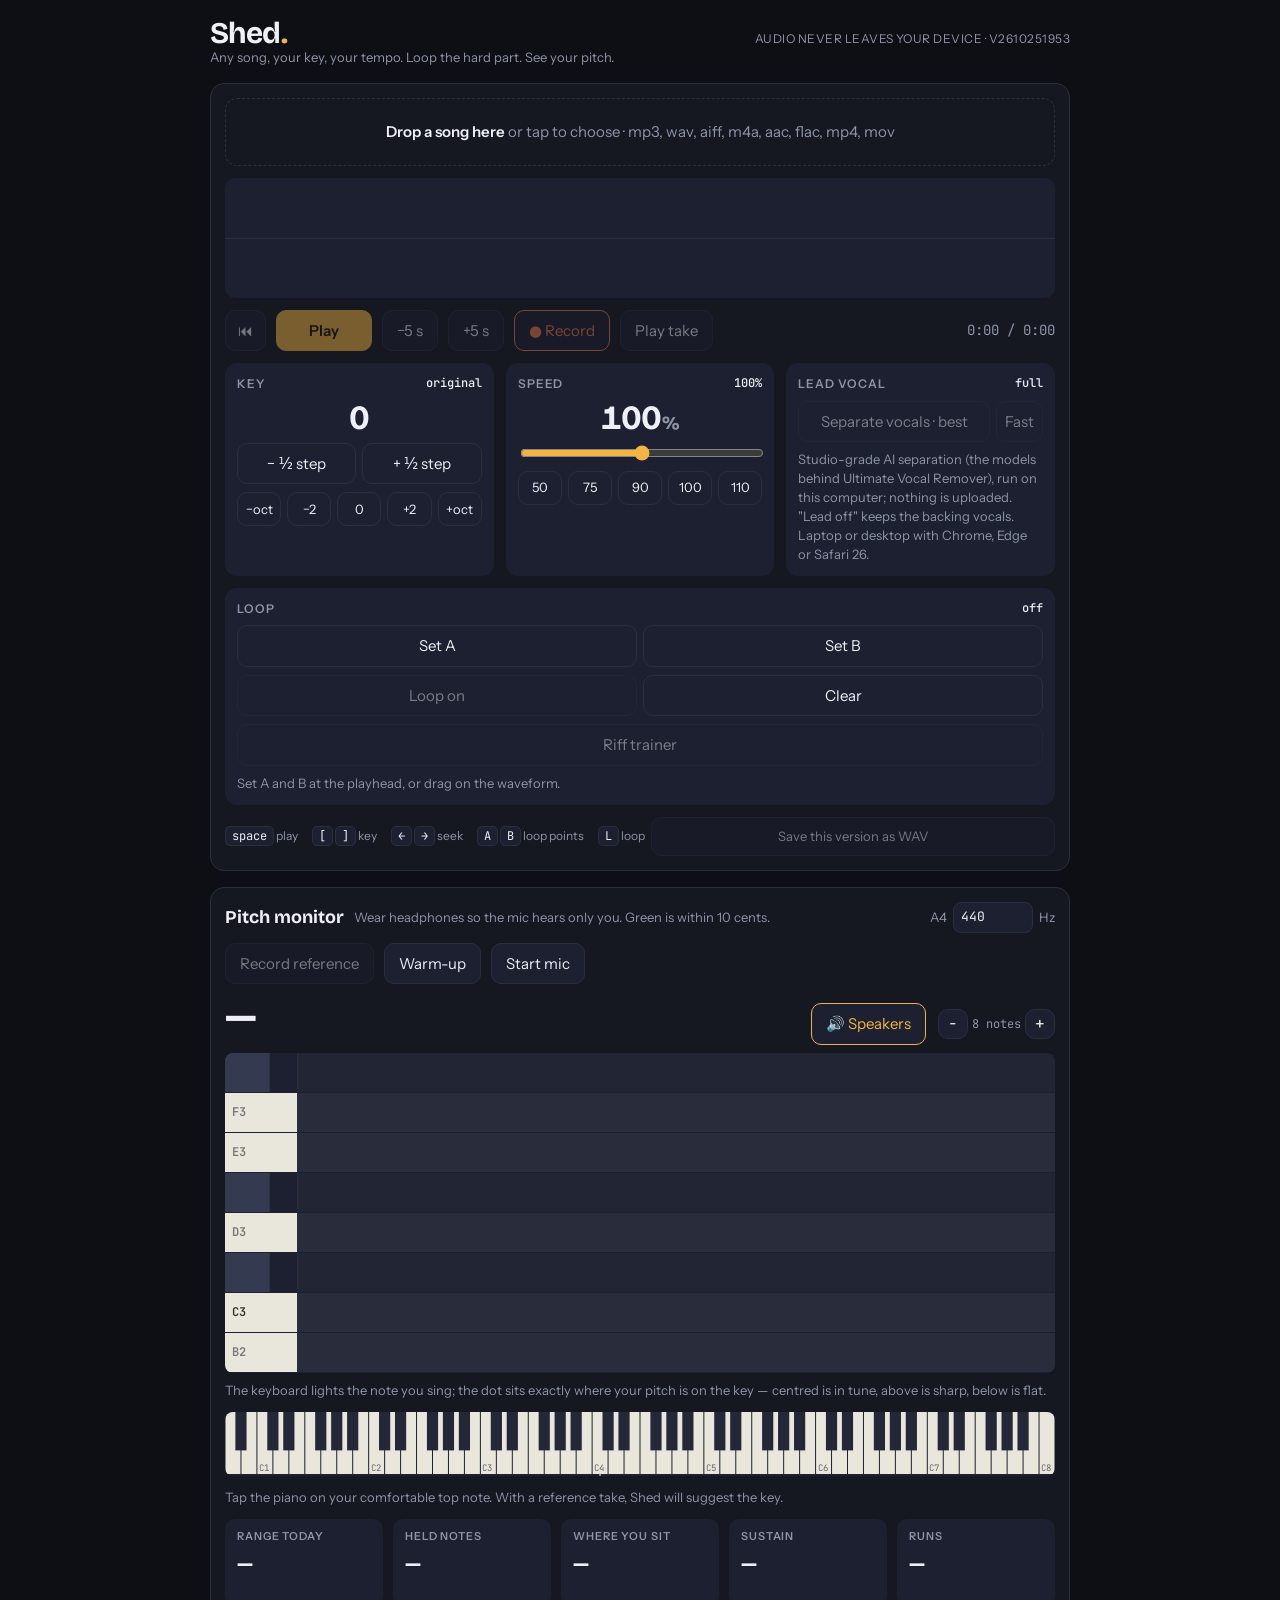
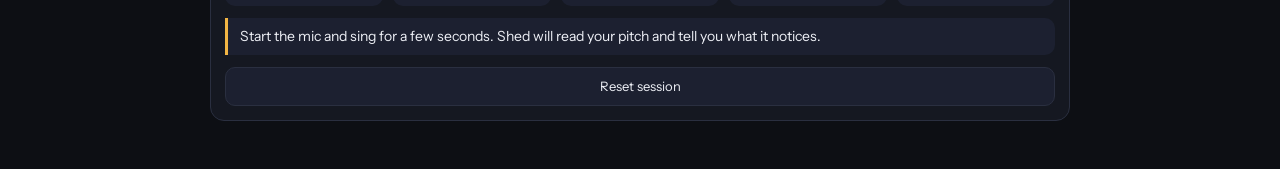
<file: index.html>
<!doctype html>
<html lang="en">
<head>
<title>Shed</title>
<meta charset="utf-8">
<meta name="viewport" content="width=device-width, initial-scale=1, viewport-fit=cover">
<meta name="apple-mobile-web-app-capable" content="yes">
<meta name="theme-color" content="#0d0f14">
<meta name="apple-mobile-web-app-status-bar-style" content="black-translucent">
<meta name="apple-mobile-web-app-title" content="Shed">
<link rel="manifest" href="manifest.webmanifest">
<link rel="apple-touch-icon" href="icons/apple-touch-icon.png">
<link rel="icon" type="image/png" sizes="192x192" href="icons/icon-192.png">
<link rel="stylesheet" href="https://fonts.googleapis.com/css2?family=Bricolage+Grotesque:opsz,wght@12..96,500;12..96,700&family=Instrument+Sans:wght@400;500;600&family=JetBrains+Mono:wght@500&display=swap">
<style>
/* Layout: one column, a tool not a brochure. Waveform is the hero; controls under it in three groups (Key / Speed / Loop); pitch monitor as a second panel. Single dark theme by choice: a practice-room look. */
:root{
  --bg:#0d0f14; --panel:#151821; --panel2:#1c2030; --line:#2a2f40;
  --fg:#eef0f6; --muted:#8e94a8; --accent:#f2b544; --accent-ink:#1a1200;
  --good:#5fd38d; --warn:#f27a44; --loop:rgba(242,181,68,.16);
  --display:"Bricolage Grotesque","Instrument Sans",system-ui,sans-serif;
  --body:"Instrument Sans",system-ui,-apple-system,sans-serif;
  --mono:"JetBrains Mono",ui-monospace,Menlo,monospace;
  color-scheme:dark;
}
[hidden]{display:none!important}
html,body{height:100%}
body{margin:0;background:var(--bg);color:var(--fg);font-family:var(--body);font-size:15px;line-height:1.45;-webkit-font-smoothing:antialiased}
.wrap{max-width:860px;margin:0 auto;padding-block:18px 48px;padding-inline:16px;display:flex;flex-direction:column;gap:16px}
header{display:flex;align-items:baseline;justify-content:space-between;gap:12px;flex-wrap:wrap}
.brand{font-family:var(--display);font-weight:700;font-size:30px;letter-spacing:-.02em;line-height:1}
.brand span{color:var(--accent)}
.tag{color:var(--muted);font-size:13px}
.privacy{font-size:12px;color:var(--muted);letter-spacing:.04em;text-transform:uppercase}
.panel{background:var(--panel);border:1px solid var(--line);border-radius:14px;padding:14px;display:flex;flex-direction:column;gap:12px;min-width:0}
.drop{border:1.5px dashed var(--line);border-radius:12px;padding:22px 16px;text-align:center;color:var(--muted);cursor:pointer;transition:border-color .15s,background .15s}
.drop:hover,.drop.over{border-color:var(--accent);background:var(--panel2);color:var(--fg)}
.drop strong{color:var(--fg);font-weight:600}
.drop input{display:none}
.songrow{display:flex;align-items:center;gap:10px;flex-wrap:wrap;min-width:0}
.songname{font-weight:600;min-width:0;overflow:hidden;text-overflow:ellipsis;white-space:nowrap;flex:1}
.pill{font-size:12px;padding:3px 9px;border-radius:999px;background:var(--panel2);color:var(--muted);border:1px solid var(--line);white-space:nowrap}
.pill.busy{color:var(--accent);border-color:var(--accent)}
canvas.wave{width:100%;height:120px;display:block;border-radius:10px;background:var(--panel2);cursor:crosshair;touch-action:none}
.transport{display:flex;align-items:center;gap:10px;flex-wrap:wrap}
button{font:inherit;color:var(--fg);background:var(--panel2);border:1px solid var(--line);border-radius:10px;padding:9px 14px;cursor:pointer;min-height:40px}
button:hover{border-color:var(--muted)}
button:focus-visible{outline:2px solid var(--accent);outline-offset:2px}
button:disabled{opacity:.45;cursor:default}
button.primary{background:var(--accent);color:var(--accent-ink);border-color:var(--accent);font-weight:600;min-width:96px}
button.on{border-color:var(--accent);color:var(--accent)}
.time{font-family:var(--mono);font-variant-numeric:tabular-nums;color:var(--muted);margin-left:auto;font-size:14px}
.controls{display:grid;grid-template-columns:repeat(3,1fr);gap:12px}
@media (max-width:640px){.controls{grid-template-columns:1fr}}
.ctl{background:var(--panel2);border-radius:12px;padding:12px;display:flex;flex-direction:column;gap:8px;min-width:0}
.ctl h3{margin:0;font-size:12px;letter-spacing:.08em;text-transform:uppercase;color:var(--muted);font-weight:600;display:flex;justify-content:space-between}
.ctl h3 b{font-family:var(--mono);color:var(--fg);font-weight:500;letter-spacing:0;text-transform:none}
.row{display:flex;gap:6px;align-items:center;flex-wrap:wrap}
.row button{flex:1;padding-inline:8px}
.big{font-family:var(--display);font-size:34px;font-weight:700;text-align:center;line-height:1;font-variant-numeric:tabular-nums;letter-spacing:-.02em}
input[type=range]{width:100%;accent-color:var(--accent)}
.presets button{font-size:13px;min-height:34px;padding:5px 6px}
.mon{display:flex;flex-direction:column;gap:8px}
@media (max-width:640px){.keys{display:none}}
.monbar{display:flex;align-items:baseline;gap:12px;flex-wrap:wrap;min-height:44px}
.monbar .spacer{flex:1}
.note{font-family:var(--display);font-size:40px;font-weight:700;line-height:1;letter-spacing:-.03em;min-width:72px}
.note small{font-size:16px;color:var(--muted);font-weight:500}
.hz{color:var(--muted);font-family:var(--mono);font-size:13px}
.zoom{display:flex;align-items:center;gap:4px;font-size:12px;color:var(--muted);font-family:var(--mono)}
.zoom button{min-height:30px;min-width:30px;padding:0 8px;font-size:16px;line-height:1}
canvas.trace{width:100%;height:320px;display:block;border-radius:8px;background:var(--panel2);touch-action:none}
canvas.piano{width:100%;height:64px;display:block;border-radius:8px;background:var(--panel2)}
.session{display:grid;gap:10px}
.stat{background:var(--panel2);border-radius:10px;padding:10px 12px;display:flex;flex-direction:column;gap:4px;min-width:0}
.stat .k{font-size:11px;letter-spacing:.08em;text-transform:uppercase;color:var(--muted);font-weight:600}
.stat b{font-family:var(--display);font-size:20px;font-weight:700;letter-spacing:-.01em;white-space:nowrap;overflow:hidden;text-overflow:ellipsis}
.stat small{font-family:var(--mono);font-size:11px;color:var(--muted);min-height:14px}
.recent{display:flex;gap:6px;flex-wrap:wrap;align-items:center}
.recent .lbl{font-size:11px;letter-spacing:.08em;text-transform:uppercase;color:var(--muted);font-weight:600;margin-right:4px}
.recent button{min-height:30px;padding:4px 10px;font-size:13px;max-width:220px;overflow:hidden;text-overflow:ellipsis;white-space:nowrap}
button.rec{color:var(--warn);border-color:var(--warn)}
button.rec.live{background:var(--warn);color:#fff;animation:pulse 1s infinite}
@keyframes pulse{50%{opacity:.6}}
.session{grid-template-columns:repeat(auto-fit,minmax(140px,1fr))}
.warmpanel{display:flex;flex-direction:column;gap:10px;background:var(--panel2);border-radius:10px;padding:12px}
.warmctl{display:flex;gap:8px;flex-wrap:wrap;align-items:center}
.warmctl button{min-height:34px;font-size:13px;padding:5px 10px}
.warmctl select{font:inherit;font-size:13px;background:var(--panel);color:var(--fg);border:1px solid var(--line);border-radius:8px;padding:5px 7px;max-width:100%}
.warmctl label.inline input{width:58px}
.score{background:var(--panel2);border-radius:12px;padding:12px 14px;display:flex;flex-direction:column;gap:10px}
.scoreTop{display:flex;align-items:center;gap:14px}
.scoreTop b{font-family:var(--display);font-size:44px;line-height:1;letter-spacing:-.03em;min-width:72px}
.scoreTxt{flex:1;min-width:0}.scoreTxt div{font-weight:600;font-size:16px}.scoreTxt small{color:var(--muted);font-size:13px}
.scoreTop button{min-height:30px;min-width:30px;padding:0 8px}
.spots{display:flex;flex-wrap:wrap;gap:6px}
.spots button{min-height:32px;padding:4px 10px;font-size:13px;display:flex;gap:8px;align-items:center}
.spots button .pct{color:var(--warn);font-family:var(--mono);font-size:12px}
.coach{border-left:3px solid var(--accent);padding:8px 12px;color:var(--fg);font-size:14px;line-height:1.5;background:var(--panel2);border-radius:0 10px 10px 0}
.coach p{margin:0}.coach p+p{margin-top:6px}
.coach .why{color:var(--muted)}
.monhead{display:flex;align-items:center;gap:10px;flex-wrap:wrap}
.monhead h2{margin:0;font-family:var(--display);font-size:18px;font-weight:700}
.monhead .spacer{flex:1}
label.inline{display:flex;align-items:center;gap:6px;color:var(--muted);font-size:13px}
label.inline input{width:64px;font:inherit;font-family:var(--mono);background:var(--panel2);color:var(--fg);border:1px solid var(--line);border-radius:8px;padding:5px 7px}
.hint{color:var(--muted);font-size:13px}
.keys{display:flex;gap:14px;flex-wrap:wrap;color:var(--muted);font-size:12px}
kbd{font-family:var(--mono);background:var(--panel2);border:1px solid var(--line);border-radius:5px;padding:1px 6px;color:var(--fg)}
.updatebar{position:fixed;left:50%;top:calc(10px + env(safe-area-inset-top,0px));transform:translateX(-50%);background:var(--accent);color:var(--accent-ink);padding:8px 12px;border-radius:10px;font-size:14px;font-weight:600;z-index:30;display:flex;gap:10px;align-items:center;box-shadow:0 6px 24px rgba(0,0,0,.4)}
.updatebar button{min-height:30px;padding:4px 10px;background:var(--accent-ink);color:var(--accent);border:none;font-size:13px}
.toast{position:fixed;left:50%;bottom:calc(16px + env(safe-area-inset-bottom,0px));transform:translateX(-50%);background:var(--panel2);border:1px solid var(--line);padding:10px 14px;border-radius:10px;font-size:14px;max-width:90vw;opacity:0;pointer-events:none;transition:opacity .2s}
.toast.show{opacity:1}
.phone-only{display:none}
.controls{grid-template-columns:repeat(3,1fr)}
.ctl.loop{grid-column:1 / -1}
@media (max-width:700px){
  .wrap{padding-block:10px 24px;gap:10px}
  header{gap:4px;align-items:center}.brand{font-size:24px}.tag{display:none}.privacy{font-size:10px}
  .panel{padding:12px;gap:10px;border-radius:12px}
  .phone-only{display:inline-flex;align-items:center;justify-content:center}
  .song:not(.expanded) .x-more{display:none!important}
  .song:not(.expanded) .drop:not(.empty){display:none}
  .song:not(.expanded) .recent{display:none}
  canvas.wave{height:88px}
  .transport{gap:8px}.transport button{padding:8px 12px;min-height:38px}
  .transport .time{margin-left:auto}
  .controls{grid-template-columns:1fr 1fr;gap:8px}
  .ctl{padding:10px;gap:6px}.ctl.loop,.ctl.vocal{grid-column:1 / -1}
  .big{font-size:26px}
  .ctl h3 b{font-size:11px}
  .ctl .row button{min-height:36px;padding:6px 6px;font-size:13px}
  .presets{flex-wrap:nowrap;gap:4px}.presets button{min-height:28px;font-size:11px;padding:2px 0;flex:1;min-width:0}
  .keys{display:none}
  #export{width:100%}
  .monhead h2{font-size:16px}.monhead .hint{display:none}
  .monhead button{min-height:36px;padding:6px 10px;font-size:13px}
  .note{font-size:32px}.note small{font-size:14px}
  .hz{font-size:11px}
  canvas.trace{height:min(300px,42vh)}
  #laneHint{display:none}
  canvas.piano{height:40px}
  #keyfind{font-size:12px}
  .session{grid-template-columns:1fr 1fr;gap:8px;align-items:start}
  .stat{padding:8px 10px;gap:2px}.stat .k{font-size:10px;white-space:nowrap;overflow:hidden;text-overflow:ellipsis}.stat b{font-size:16px}.stat small{font-size:10px;white-space:nowrap;overflow:hidden;text-overflow:ellipsis}
  .coach{font-size:13px}
  .warmctl label.inline{font-size:12px}
}
@media (prefers-reduced-motion:reduce){*{transition:none!important}}
</style>
</head>
<body>

<div class="wrap">
  <header>
    <div><div class="brand">Shed<span>.</span></div><div class="tag">Any song, your key, your tempo. Loop the hard part. See your pitch.</div></div>
    <div class="privacy">Audio never leaves your device · <span id="buildTag"></span></div>
  </header>

  <section class="panel song" id="songPanel">
    <label class="drop" id="drop"><strong>Drop a song here</strong> or tap to choose · mp3, wav, aiff, m4a, aac, flac, mp4, mov<input type="file" id="file" accept="audio/*,video/*,.m4a,.mp3,.wav,.aac,.flac,.ogg,.opus,.aif,.aiff,.caf,.mp4,.mov,.webm,.m4v"></label>
    <div class="recent" id="recent" hidden></div>
    <div class="songrow" id="songrow" hidden>
      <div class="songname" id="songname"></div>
      <span class="pill" id="status">Ready</span>
      <button id="change" style="min-height:32px;padding:4px 10px;font-size:13px">Change song</button>
      <button id="moreBtn" class="phone-only" style="min-height:32px;padding:4px 10px;font-size:13px">More ▾</button>
    </div>
    <canvas class="wave x-more" id="wave" height="120"></canvas>
    <div class="transport">
      <button id="toStart" disabled title="Back to the start (Return)" style="flex:0 0 auto;padding-inline:12px">⏮</button>
      <button class="primary" id="play" disabled title="Play / pause (Space)">Play</button>
      <button id="back" class="x-more" disabled title="Back 5 s">−5 s</button>
      <button id="fwd" class="x-more" disabled title="Forward 5 s">+5 s</button>
      <button id="rec" class="rec" disabled title="Record yourself over the song">● Record</button>
      <button id="playTake" class="x-more" disabled title="Hear your last take with the song">Play take</button>
      <button id="loop2" class="phone-only" disabled title="Loop on/off">Loop</button>
      <div class="time"><span id="tcur">0:00</span> / <span id="tdur">0:00</span></div>
    </div>
    <div class="controls">
      <div class="ctl">
        <h3>Key <b id="keylbl">original</b></h3>
        <div class="big" id="keybig">0</div>
        <div class="row"><button id="kdown">− ½ step</button><button id="kup">+ ½ step</button></div>
        <div class="row presets x-more"><button data-k="-12">−oct</button><button data-k="-2">−2</button><button data-k="0">0</button><button data-k="2">+2</button><button data-k="12">+oct</button></div>
      </div>
      <div class="ctl">
        <h3>Speed <b id="spdlbl">100%</b></h3>
        <div class="big" id="spdbig">100<span style="font-size:18px;color:var(--muted)">%</span></div>
        <input type="range" id="speed" min="50" max="150" value="100" step="1" aria-label="Speed percent">
        <div class="row presets x-more"><button data-s="50">50</button><button data-s="75">75</button><button data-s="90">90</button><button data-s="100">100</button><button data-s="110">110</button></div>
      </div>
      <div class="ctl vocal x-more">
        <h3>Lead vocal <b id="voclbl">full</b></h3>
        <div class="row" id="sepRow"><button id="sepBtn" disabled title="Two models, 50% overlap, denoise pass: the cleanest result">Separate vocals · best</button><button id="sepFast" disabled title="One model, single pass: about 4× faster, a few more artifacts" style="flex:0 0 auto">Fast</button></div>
        <div class="row" id="vocalModes" hidden><button data-v="0" class="on">Full mix</button><button data-v="4" title="The band alone: every voice removed">Vocals off</button><button data-v="2" title="Lead singer removed, backing vocals kept">Lead off</button><button data-v="1" title="Lead singer 12 dB quieter, as a guide">Lead −12 dB</button><button data-v="3" title="The singer alone">Lead only</button></div>
        <div class="hint" id="stemHint">Studio-grade AI separation (the models behind Ultimate Vocal Remover), run on this computer; nothing is uploaded. "Lead off" keeps the backing vocals. Laptop or desktop with Chrome, Edge or Safari 26.</div>
      </div>
      <div class="ctl loop x-more">
        <h3>Loop <b id="looplbl">off</b></h3>
        <div class="row"><button id="setA">Set A</button><button id="setB">Set B</button></div>
        <div class="row"><button id="loopToggle" disabled>Loop on</button><button id="loopClear">Clear</button></div>
        <div class="row"><button id="trainer" disabled title="Loop speeds up 5% every time you sing it in tune">Riff trainer</button></div>
        <div class="hint" id="trainerInfo">Set A and B at the playhead, or drag on the waveform.</div>
      </div>
    </div>
    <div class="row x-more" style="justify-content:space-between">
      <div class="keys"><span><kbd>space</kbd> play</span><span><kbd>[</kbd> <kbd>]</kbd> key</span><span><kbd>←</kbd> <kbd>→</kbd> seek</span><span><kbd>A</kbd> <kbd>B</kbd> loop points</span><span><kbd>L</kbd> loop</span></div>
      <button id="export" disabled style="min-height:34px;font-size:13px">Save this version as WAV</button>
    </div>
  </section>

  <section class="panel voice" id="voicePanel">
    <div class="monhead">
      <h2>Pitch monitor</h2>
      <span class="hint">Wear headphones so the mic hears only you. Green is within 10 cents.</span>
      <span class="spacer"></span>
      <label class="inline">A4 <input type="number" id="a4" value="440" min="415" max="466" step="1"> Hz</label>
      <button id="refBtn" disabled title="Sing the melody once while the song plays; Shed keeps it as a ghost line">Record reference</button>
      <button id="warm" title="Five-tone scales that follow your range">Warm-up</button>
      <button id="mic">Start mic</button>
    </div>
    <div class="warmpanel" id="warmPanel" hidden>
      <div class="warmhead"><b id="warmTitle">Warm-up</b> <span class="hint" id="warmInfo">Listen to the piano, then sing it back on the click. Each clean pass moves up a half step.</span></div>
      <div class="warmctl">
        <label class="inline">Exercise <select id="wuPattern">
          <optgroup label="Foundations">
            <option value="five">Five-tone 1·2·3·4·5·4·3·2·1</option>
            <option value="arp">Arpeggio 1·3·5·8·5·3·1</option>
            <option value="nine">Ninth 1·3·5·8·10·8·5·3·1</option>
            <option value="sustain">Sustain · one note, four beats</option>
            <option value="oct">Octave slide 1·8·1</option>
          </optgroup>
          <optgroup label="Pentatonic &amp; riffs">
            <option value="pmaj">Major pentatonic, octave up and down</option>
            <option value="pmin">Minor pentatonic, octave up and down</option>
            <option value="pmin15">Minor pentatonic, octave and a half</option>
            <option value="gospel">Gospel turn 8·♭7·5·4·♭3·1</option>
            <option value="rnbrun">R&amp;B descending run from the 9th</option>
            <option value="seq3">Pentatonic sequence in threes</option>
            <option value="blues">Blues scale with the ♭5</option>
            <option value="dorian">Dorian run 1·2·♭3·5·6·8</option>
          </optgroup>
        </select></label>
        <label class="inline">Notes per beat <select id="wuDiv"><option value="1">1</option><option value="2">2</option><option value="3">3 (triplets)</option><option value="4">4</option></select></label>
        <label class="inline">Tempo <input type="number" id="wuBpm" value="100" min="50" max="200" step="2"> bpm</label>
        <label class="inline">Direction <select id="wuDir"><option value="1">up</option><option value="-1">down</option></select></label>
        <button id="wuClick" class="on" title="Metronome click while you sing">Click on</button>
        <button id="wuChord" class="on" title="Hear the tonic chord before each pass">Chord cue on</button>
        <button id="wuGuide" title="Piano plays softly under your voice">Piano under voice off</button>
        <button id="warmStop">Stop</button>
      </div>
    </div>
    <div class="mon">
      <div class="monbar">
        <div class="note" id="note">—</div><div class="hz" id="hz"></div>
        <span class="spacer"></span>
        <span class="hint" id="pitchEngine"></span>
        <button id="outMode" title="Tell Shed how you listen. With headphones the mic hears only you; with speakers Shed filters the song out of the mic.">🎧 Headphones</button>
        <div class="zoom"><button id="zOut" title="Show more notes">−</button><span id="zLbl">12 notes</span><button id="zIn" title="Bigger keys">+</button></div>
      </div>
      <canvas class="trace" id="trace" height="320"></canvas>
      <div class="score" id="scoreCard" hidden>
        <div class="scoreTop"><b id="scoreNum">—</b><div class="scoreTxt"><div id="scoreWord"></div><small id="scoreSub"></small></div><button id="scoreHide" title="Hide">✕</button></div>
        <div class="spots" id="scoreSpots"></div>
      </div>
      <div class="hint" id="laneHint">The keyboard lights the note you sing; the dot sits exactly where your pitch is on the key — centred is in tune, above is sharp, below is flat.</div>
    </div>
    <canvas class="piano" id="piano" height="64" aria-label="88-key piano showing the note you are singing; tap a key to mark your comfortable top note"></canvas>
    <div class="hint" id="keyfind">Tap the piano on your comfortable top note. With a reference take, Shed will suggest the key.</div>
    <div class="session">
      <div class="stat"><span class="k">Range today</span><b id="stRange">—</b><small id="stRangeSub"></small></div>
      <div class="stat"><span class="k">Held notes</span><b id="stTune">—</b><small id="stTuneSub"></small></div>
      <div class="stat"><span class="k">Where you sit</span><b id="stBias">—</b><small id="stBiasSub"></small></div>
      <div class="stat"><span class="k">Sustain</span><b id="stSteady">—</b><small id="stSteadySub"></small></div>
      <div class="stat"><span class="k">Runs</span><b id="stRuns">—</b><small id="stRunsSub"></small></div>
      <div class="stat" id="stMatchBox" hidden><span class="k">With the reference</span><b id="stMatch">—</b><small id="stMatchSub"></small></div>
    </div>
    <div class="coach" id="coach">Start the mic and sing for a few seconds. Shed will read your pitch and tell you what it notices.</div>
    <div class="row" style="justify-content:flex-end"><button id="resetSession" style="min-height:34px;font-size:13px">Reset session</button></div>
  </section>
</div>
<div class="toast" id="toast"></div>

<script id="dspsrc" type="text/plain">// Shed DSP — phase vocoder time-stretch + resampling pitch shift.
// Pure JS, no dependencies. Runs inside a Web Worker (see index.html) or Node for tests.

function makeFFT(n) {
  const levels = Math.log2(n) | 0;
  if (1 << levels !== n) throw new Error('FFT size must be a power of 2');
  const cosT = new Float32Array(n / 2), sinT = new Float32Array(n / 2);
  for (let i = 0; i < n / 2; i++) { cosT[i] = Math.cos(2 * Math.PI * i / n); sinT[i] = Math.sin(2 * Math.PI * i / n); }
  const rev = new Uint32Array(n);
  for (let i = 0; i < n; i++) { let r = 0, x = i; for (let j = 0; j < levels; j++) { r = (r << 1) | (x & 1); x >>= 1; } rev[i] = r; }
  // In-place complex FFT. inverse=true computes unnormalised inverse.
  return function fft(re, im, inverse) {
    for (let i = 0; i < n; i++) { const j = rev[i]; if (j > i) { let t = re[i]; re[i] = re[j]; re[j] = t; t = im[i]; im[i] = im[j]; im[j] = t; } }
    for (let size = 2; size <= n; size <<= 1) {
      const half = size >> 1, step = n / size;
      for (let i = 0; i < n; i += size) {
        for (let j = i, k = 0; j < i + half; j++, k += step) {
          const c = cosT[k], s = inverse ? sinT[k] : -sinT[k];
          const l = j + half;
          const tre = re[l] * c - im[l] * s, tim = re[l] * s + im[l] * c;
          re[l] = re[j] - tre; im[l] = im[j] - tim; re[j] += tre; im[j] += tim;
        }
      }
    }
  };
}

// Time-stretch one channel by `stretch` (output length ≈ input length * stretch).
// Phase vocoder with identity phase locking around spectral peaks (keeps transients/harmonics clean).
function timeStretch(input, stretch, opts = {}) {
  const N = opts.frameSize || 2048;
  const Hs = opts.hop || N / 4;
  const Ha = Hs / stretch;
  const fft = makeFFT(N);
  const win = new Float32Array(N);
  for (let i = 0; i < N; i++) win[i] = 0.5 - 0.5 * Math.cos(2 * Math.PI * i / N);
  const inLen = input.length;
  const outLen = Math.ceil(inLen * stretch) + N;
  const out = new Float32Array(outLen);
  const norm = new Float32Array(outLen);
  const re = new Float32Array(N), im = new Float32Array(N);
  const half = N / 2;
  const lastPhase = new Float32Array(half + 1), sumPhase = new Float32Array(half + 1);
  const mag = new Float32Array(half + 1), phase = new Float32Array(half + 1);
  const expect = 2 * Math.PI * Ha / N; // expected phase advance per bin index
  const twoPi = 2 * Math.PI;
  let frame = 0;
  const onProgress = opts.onProgress;
  const totalFrames = Math.ceil(inLen / Ha);
  for (let pos = 0; pos < inLen; pos += Ha, frame++) {
    const start = Math.round(pos);
    for (let i = 0; i < N; i++) { const s = start + i; re[i] = s < inLen ? input[s] * win[i] : 0; im[i] = 0; }
    fft(re, im, false);
    for (let k = 0; k <= half; k++) {
      mag[k] = Math.hypot(re[k], im[k]);
      phase[k] = Math.atan2(im[k], re[k]);
    }
    if (frame === 0) {
      for (let k = 0; k <= half; k++) { lastPhase[k] = phase[k]; sumPhase[k] = phase[k]; }
    } else {
      // Find peaks, compute true frequency for each peak, lock neighbouring bins to the peak.
      let k = 1;
      while (k < half) {
        if (mag[k] > mag[k - 1] && mag[k] >= mag[k + 1] && mag[k] > 1e-6) {
          // region of influence: from previous valley to next valley
          let lo = k, hi = k;
          while (lo > 0 && mag[lo - 1] < mag[lo]) lo--;
          while (hi < half && mag[hi + 1] < mag[hi]) hi++;
          let d = phase[k] - lastPhase[k] - k * expect;
          d -= twoPi * Math.round(d / twoPi);
          const trueFreq = k * expect + d; // radians per analysis hop
          const rot = trueFreq * (Hs / Ha);
          const peakOut = sumPhase[k] + rot;
          for (let b = lo; b <= hi; b++) sumPhase[b] = peakOut + (phase[b] - phase[k]);
          k = hi + 1;
        } else k++;
      }
      for (let k2 = 0; k2 <= half; k2++) lastPhase[k2] = phase[k2];
    }
    for (let k = 0; k <= half; k++) { re[k] = mag[k] * Math.cos(sumPhase[k]); im[k] = mag[k] * Math.sin(sumPhase[k]); }
    for (let k = 1; k < half; k++) { re[N - k] = re[k]; im[N - k] = -im[k]; }
    fft(re, im, true);
    const o = Math.round(frame * Hs);
    const scale = 1 / N;
    for (let i = 0; i < N && o + i < outLen; i++) { const w = win[i]; out[o + i] += re[i] * scale * w; norm[o + i] += w * w; }
    if (onProgress && (frame & 63) === 0) onProgress(frame / totalFrames);
  }
  for (let i = 0; i < outLen; i++) if (norm[i] > 1e-3) out[i] /= norm[i];
  return out.subarray(0, Math.ceil(inLen * stretch));
}

// Resample by reading with step `ratio` (ratio>1 raises pitch). Cubic interpolation.
function resample(input, ratio) {
  const outLen = Math.floor(input.length / ratio);
  const out = new Float32Array(outLen);
  const n = input.length;
  for (let i = 0; i < outLen; i++) {
    const x = i * ratio; const j = x | 0; const t = x - j;
    const y0 = input[j - 1 < 0 ? 0 : j - 1], y1 = input[j], y2 = input[j + 1 < n ? j + 1 : n - 1], y3 = input[j + 2 < n ? j + 2 : n - 1];
    const a = (3 * (y1 - y2) - y0 + y3) / 2, b = 2 * y2 + y0 - (5 * y1 + y3) / 2, c = (y2 - y0) / 2;
    out[i] = ((a * t + b) * t + c) * t + y1;
  }
  return out;
}

// semitones: key change; tempo: 1 = original speed (0.5 = half speed).
function processChannel(input, semitones, tempo, onProgress) {
  const p = Math.pow(2, semitones / 12);
  const stretch = p / tempo;
  let y = input;
  if (Math.abs(stretch - 1) > 1e-4) y = timeStretch(input, stretch, { onProgress });
  if (Math.abs(p - 1) > 1e-6) y = resample(y, p);
  return y;
}

if (typeof module !== 'undefined') module.exports = { makeFFT, timeStretch, resample, processChannel };
// Worker protocol: {id, chunk: Float32Array (input incl. context padding), padIn, semitones, tempo}
// Returns the rendered samples for the chunk with the padding removed (padIn/tempo on each side).
if (typeof self !== 'undefined' && typeof importScripts === 'function') {
  self.onmessage = (e) => {
    if (e.data.type === 'melody') {
      const { id, x, sr } = e.data; const pts = trackMelody(x, sr);
      self.postMessage({ id, type: 'melody', points: pts }); return;
    }
    if (e.data.type === 'vocal') {
      const { id, L, R, sr, strength } = e.data;
      const out = reduceVocals(L, R, sr, strength, (f) => self.postMessage({ id, type: 'vocal', progress: f }));
      self.postMessage({ id, type: 'vocal', done: true, L: out[0], R: out[1] }, [out[0].buffer, out[1].buffer]);
      return;
    }
    const { id, chunk, padIn, semitones, tempo, ci } = e.data;
    const y = processChannel(chunk, semitones, tempo);
    const padOut = Math.round((padIn || 0) / tempo);
    const core = y.slice(padOut, Math.max(padOut, y.length - padOut));
    self.postMessage({ id, ci, channel: core }, [core.buffer]);
  };
}

// ---------- Vocal reduction: repetition (REPET-SIM) × panning × pitch-harmonic masks ----------
// Works on the mid/side + spectrogram of a stereo mix. Returns new [L, R] with the lead vocal attenuated.
function stft(x, N, H, fft, win) {
  const F = Math.max(1, Math.floor((x.length - N) / H) + 1), half = N / 2 + 1;
  const re = new Float32Array(F * half), im = new Float32Array(F * half);
  const br = new Float32Array(N), bi = new Float32Array(N);
  for (let f = 0; f < F; f++) { const o = f * H; for (let i = 0; i < N; i++) { br[i] = x[o + i] * win[i]; bi[i] = 0; } fft(br, bi, false); re.set(br.subarray(0, half), f * half); im.set(bi.subarray(0, half), f * half); }
  return { re, im, F, half };
}
function istft(S, N, H, fft, win, len) {
  const { re, im, F, half } = S; const out = new Float32Array(len), norm = new Float32Array(len);
  const br = new Float32Array(N), bi = new Float32Array(N);
  for (let f = 0; f < F; f++) {
    for (let k = 0; k < half; k++) { br[k] = re[f * half + k]; bi[k] = im[f * half + k]; }
    for (let k = 1; k < half - 1; k++) { br[N - k] = br[k]; bi[N - k] = -bi[k]; }
    fft(br, bi, true); const o = f * H;
    for (let i = 0; i < N && o + i < len; i++) { out[o + i] += br[i] / N * win[i]; norm[o + i] += win[i] * win[i]; }
  }
  for (let i = 0; i < len; i++) if (norm[i] > 1e-3) out[i] /= norm[i];
  return out;
}
function reduceVocals(L, R, sr, strength, onProgress) {
  const N = 2048, H = 512, fft = makeFFT(N), half = N / 2 + 1;
  const win = new Float32Array(N); for (let i = 0; i < N; i++) win[i] = 0.5 - 0.5 * Math.cos(2 * Math.PI * i / N);
  const BLOCK = Math.round(40 * sr), OV = Math.round(2 * sr), len = L.length;
  const outL = new Float32Array(len), outR = new Float32Array(len), outW = new Float32Array(len);
  const binHz = sr / N;
  const nBands = 48; const bandOf = new Int16Array(half);
  for (let k = 0; k < half; k++) { const hz = k * binHz; bandOf[k] = Math.min(nBands - 1, Math.floor(nBands * Math.log(1 + hz / 200) / Math.log(1 + sr / 2 / 200))); }
  const kMax = Math.min(half - 1, Math.floor(12000 / binHz));
  let start = 0, blockIndex = 0; const nBlocks = Math.ceil(len / (BLOCK - OV));
  while (start < len) {
    const end = Math.min(len, start + BLOCK);
    const sL = stft(L.subarray(start, end), N, H, fft, win), sR = stft(R.subarray(start, end), N, H, fft, win);
    const F = sL.F;
    // magnitudes of mid, and per-bin "centredness"
    const mag = new Float32Array(F * half), pan = new Float32Array(F * half);
    for (let i = 0; i < F * half; i++) {
      const lr = sL.re[i], li = sL.im[i], rr = sR.re[i], ri = sR.im[i];
      const ml = Math.hypot(lr, li), mr = Math.hypot(rr, ri);
      mag[i] = 0.5 * Math.hypot(lr + rr, li + ri);
      const sim = (ml * ml + mr * mr) > 1e-12 ? 2 * ml * mr / (ml * ml + mr * mr) : 0;        // 1 = equal level both sides
      const coh = (ml * mr) > 1e-12 ? (lr * rr + li * ri) / (ml * mr) : 0;                      // 1 = in phase
      const p = sim * Math.max(0, coh); pan[i] = p * p;                                           // steep: only truly centred bins count fully
    }
    // band energies (log-compressed) for the similarity search
    const bands = new Float32Array(F * nBands);
    for (let f = 0; f < F; f++) { const o = f * half, b = f * nBands; for (let k = 0; k < half; k++) bands[b + bandOf[k]] += mag[o + k]; for (let j = 0; j < nBands; j++) bands[b + j] = Math.log1p(bands[b + j] * 10); let s = 0; for (let j = 0; j < nBands; j++) s += bands[b + j] * bands[b + j]; s = Math.sqrt(s) || 1; for (let j = 0; j < nBands; j++) bands[b + j] /= s; }
    // REPET-SIM: for each frame, the K most similar frames at least 1 s away within ±25 s; background = median of them
    const K = 12, minGap = Math.round(sr / H), maxGap = Math.round(25 * sr / H);
    const bg = new Float32Array(F * half); const cand = new Float32Array(F); const picks = new Int32Array(K); const tmp = new Float32Array(K + 1);
    for (let f = 0; f < F; f++) {
      const b = f * nBands; let n = 0;
      for (let g = Math.max(0, f - maxGap); g < Math.min(F, f + maxGap); g++) { if (Math.abs(g - f) < minGap) continue; let d = 0; const c = g * nBands; for (let j = 0; j < nBands; j++) d += bands[b + j] * bands[c + j]; cand[g] = d; n++; }
      // pick top K by similarity (partial selection)
      let kk = 0; for (let t = 0; t < K; t++) { let best = -1, bv = -1; for (let g = Math.max(0, f - maxGap); g < Math.min(F, f + maxGap); g++) { if (Math.abs(g - f) < minGap) continue; const v = cand[g]; if (v > bv) { bv = v; best = g; } } if (best < 0) break; picks[kk++] = best; cand[best] = -2; }
      const o = f * half;
      if (kk < 3) { for (let k = 0; k < half; k++) bg[o + k] = mag[o + k]; continue; }
      for (let k = 0; k < half; k++) { for (let t = 0; t < kk; t++) tmp[t] = mag[picks[t] * half + k]; const sub = tmp.subarray(0, kk); sub.sort(); const med = kk & 1 ? sub[kk >> 1] : 0.5 * (sub[kk / 2 - 1] + sub[kk / 2]); bg[o + k] = Math.min(med, mag[o + k]); }
    }
    // pitch-harmonic mask: dominant centred harmonic source, 80–1000 Hz, per frame
    const harm = new Float32Array(F * half);
    const f0Lo = 80, f0Hi = 1000, nF0 = 160; const f0s = new Float32Array(nF0); for (let i = 0; i < nF0; i++) f0s[i] = f0Lo * Math.pow(f0Hi / f0Lo, i / (nF0 - 1));
    let prevF0 = 0;
    for (let f = 0; f < F; f++) {
      const o = f * half; let bestS = 0, bestF = 0;
      for (let i = 0; i < nF0; i++) { const f0 = f0s[i]; let sal = 0; for (let h = 1; h <= 10; h++) { const k = Math.round(h * f0 / binHz); if (k >= half) break; const v = Math.max(0, mag[o + k] - bg[o + k]) * pan[o + k]; sal += v / Math.sqrt(h); } if (prevF0 && Math.abs(Math.log(f0 / prevF0)) < 0.06) sal *= 1.15; if (sal > bestS) { bestS = sal; bestF = f0; } }
      let energy = 0; for (let k = 0; k < half; k++) energy += mag[o + k]; if (bestS < 0.02 * energy) { prevF0 = 0; continue; }
      prevF0 = bestF;
      for (let h = 1; h <= 40; h++) { const c = h * bestF / binHz; if (c > kMax) break; const w = Math.max(2, 0.025 * c); for (let k = Math.max(0, Math.floor(c - w)); k <= Math.min(half - 1, Math.ceil(c + w)); k++) { const t = 1 - Math.abs(k - c) / w; if (t > harm[o + k]) harm[o + k] = t; } }
    }
    // combine: vocal = non-repeating × centred × (harmonic boost), smoothed; then attenuate
    const V = new Float32Array(F * half);
    let dN = 0, dP = 0, dH = 0, dW = 0;
    for (let f = 0; f < F; f++) { const o = f * half; for (let k = 0; k < half; k++) { const m = mag[o + k]; const nonrep = m > 1e-9 ? Math.max(0, 1 - bg[o + k] / m) : 0; const v = nonrep * pan[o + k] * (0.35 + 0.65 * harm[o + k]); V[o + k] = Math.min(1, v * 1.6); dN += nonrep * m; dP += pan[o + k] * m; dH += harm[o + k] * m; dW += m; } }
    if (reduceVocals.debug) console.log('block', blockIndex, 'nonrep', (dN / dW).toFixed(3), 'pan', (dP / dW).toFixed(3), 'harm', (dH / dW).toFixed(3));
    // 3x3 smoothing to avoid musical noise
    const Vs = new Float32Array(F * half);
    for (let f = 0; f < F; f++) for (let k = 0; k < half; k++) { let s = 0, n = 0; for (let df = -1; df <= 1; df++) { const g = f + df; if (g < 0 || g >= F) continue; for (let dk = -1; dk <= 1; dk++) { const q = k + dk; if (q < 0 || q >= half) continue; s += V[g * half + q]; n++; } } Vs[f * half + k] = s / n; }
    if (reduceVocals.debug && blockIndex === 0) reduceVocals.last = { V: Vs, nonrepBg: bg, mag, pan, harm, F, half, N, H };
    for (let i = 0; i < F * half; i++) { const g = 1 - strength * Vs[i]; sL.re[i] *= g; sL.im[i] *= g; sR.re[i] *= g; sR.im[i] *= g; }
    const bl = istft(sL, N, H, fft, win, end - start), br2 = istft(sR, N, H, fft, win, end - start);
    // overlap-add blocks with a linear crossfade
    for (let i = 0; i < end - start; i++) { let w = 1; if (start > 0 && i < OV) w = i / OV; if (end < len && (end - start) - i <= OV) w = Math.min(w, ((end - start) - i) / OV); outL[start + i] += bl[i] * w; outR[start + i] += br2[i] * w; outW[start + i] += w; }
    blockIndex++; if (onProgress) onProgress(Math.min(1, blockIndex / nBlocks));
    if (end >= len) break; start = end - OV;
  }
  for (let i = 0; i < len; i++) if (outW[i] > 1e-3) { outL[i] /= outW[i]; outR[i] /= outW[i]; }
  return [outL, outR];
}
if (typeof module !== 'undefined') { module.exports.reduceVocals = reduceVocals; module.exports.stft = stft; }

// ---------- Melody tracker: pitch of a (separated) lead vocal, offline, whole song ----------
// Normalised-square-difference (McLeod) via FFT autocorrelation, vocal range 70–1200 Hz,
// voicing by clarity + energy, median smoothing, octave-jump suppression. Returns [{t, midi}] with t in seconds.
function trackMelody(x, sr, opts = {}) {
  const N = 2048, H = opts.hop || 512, M = 4096, fft = makeFFT(M);
  const fLo = 70, fHi = 1200, lagMin = Math.floor(sr / fHi), lagMax = Math.min(N - 1, Math.ceil(sr / fLo));
  const re = new Float32Array(M), im = new Float32Array(M);
  const nFr = Math.max(0, Math.floor((x.length - N) / H) + 1);
  // global energy reference for voicing
  let gl = 0; for (let i = 0; i < x.length; i++) gl += x[i] * x[i]; const gRms = Math.sqrt(gl / Math.max(1, x.length));
  const raw = new Float32Array(nFr).fill(-1), clar = new Float32Array(nFr), ener = new Float32Array(nFr);
  const cum = new Float64Array(N + 1);
  for (let f = 0; f < nFr; f++) {
    const o = f * H; let e = 0; for (let i = 0; i < N; i++) { const v = x[o + i]; re[i] = v; im[i] = 0; e += v * v; } for (let i = N; i < M; i++) { re[i] = 0; im[i] = 0; }
    ener[f] = Math.sqrt(e / N); if (ener[f] < 0.06 * gRms || ener[f] < 1e-4) continue;
    fft(re, im, false); for (let i = 0; i < M; i++) { re[i] = re[i] * re[i] + im[i] * im[i]; im[i] = 0; } fft(re, im, true);
    cum[0] = 0; for (let i = 0; i < N; i++) cum[i + 1] = cum[i] + x[o + i] * x[o + i];
    // nsdf(tau) = 2*acf(tau) / (E[0..N-tau] + E[tau..N])
    let maxV = 0; const nsdf = new Float32Array(lagMax + 1);
    for (let tau = lagMin; tau <= lagMax; tau++) { const acf = re[tau] / M; const m = (cum[N - tau] - cum[0]) + (cum[N] - cum[tau]); nsdf[tau] = m > 0 ? 2 * acf / m : 0; if (nsdf[tau] > maxV) maxV = nsdf[tau]; }
    if (maxV < 0.6) continue;
    // first peak above 0.85*max (avoids octave-down errors), parabolic refinement
    const thr = Math.max(0.6, maxV * 0.85); let best = -1;
    for (let tau = lagMin + 1; tau < lagMax; tau++) if (nsdf[tau] > nsdf[tau - 1] && nsdf[tau] >= nsdf[tau + 1] && nsdf[tau] > thr) { best = tau; break; }
    if (best < 0) continue;
    const a = nsdf[best - 1], b = nsdf[best], c = nsdf[best + 1]; const den = (a - 2 * b + c); const shift = den ? (a - c) / (2 * den) : 0;
    const f0 = sr / (best + shift); raw[f] = 69 + 12 * Math.log2(f0 / 440); clar[f] = b;
  }
  // octave-jump suppression against a running median, then 5-frame median smoothing
  const out = new Float32Array(nFr).fill(-1); let prev = -1;
  // only undo a brief octave glitch: a jump of ~12 that lasts under 80 ms and comes back
  for (let f = 0; f < nFr; f++) out[f] = raw[f];
  const glitch = Math.ceil(0.08 * sr / H);
  for (let f = 1; f < nFr - 1; f++) { if (out[f] < 0 || out[f - 1] < 0) continue; const d = out[f] - out[f - 1]; if (Math.abs(Math.abs(d) - 12) > 0.3) continue; let g = f; while (g < nFr && g - f < glitch && out[g] >= 0 && Math.abs((out[g] - out[f - 1]) - d) < 0.6) g++; if (g < nFr && g - f < glitch && out[g] >= 0 && Math.abs(out[g] - out[f - 1]) < 0.6) for (let q = f; q < g; q++) out[q] -= d; }
  const sm = new Float32Array(nFr).fill(-1);
  for (let f = 0; f < nFr; f++) { if (out[f] < 0) continue; const w = []; for (let d = -2; d <= 2; d++) { const g = f + d; if (g >= 0 && g < nFr && out[g] >= 0) w.push(out[g]); } w.sort((p, q) => p - q); sm[f] = w[w.length >> 1]; }
  // drop voiced islands shorter than 60 ms
  const minFr = Math.ceil(0.06 * sr / H); const pts = []; let start = -1;
  for (let f = 0; f <= nFr; f++) { const v = f < nFr && sm[f] >= 0; if (v && start < 0) start = f; if (!v && start >= 0) { if (f - start >= minFr) for (let g = start; g < f; g++) pts.push({ t: (g * H + N / 2) / sr, midi: sm[g] }); start = -1; } }
  return pts;
}
if (typeof module !== 'undefined') module.exports.trackMelody = trackMelody;

// ---------- Live pitch tracker (streaming) ----------
// Same core as trackMelody (McLeod NSDF via FFT autocorrelation) plus what a live monitor needs:
// 60 Hz high-pass, adaptive noise floor, clarity hysteresis for voicing, onset confirmation,
// octave-jump confirmation and a 3-frame median. Feed any block size; emits one frame per hop.
class LivePitch {
  constructor(sr, opts = {}) {
    this.sr = sr; this.N = 2048; this.H = opts.hop || 512; this.M = 4096; this.fft = makeFFT(this.M);
    this.re = new Float32Array(this.M); this.im = new Float32Array(this.M); this.cum = new Float64Array(this.N + 1);
    this.buf = new Float32Array(this.N); this.fill = 0; this.sinceHop = 0; this.w = 0;
    this.lagMin = Math.floor(sr / 1500); this.lagMax = Math.min(this.N - 2, Math.ceil(sr / 62));
    this.nsdf = new Float32Array(this.lagMax + 2);
    // 2nd-order Butterworth high-pass at 60 Hz
    const w0 = 2 * Math.PI * 60 / sr, cw = Math.cos(w0), al = Math.sin(w0) / (2 * Math.SQRT1_2), a0 = 1 + al;
    this.hp = { b0: (1 + cw) / 2 / a0, b1: -(1 + cw) / a0, b2: (1 + cw) / 2 / a0, a1: -2 * cw / a0, a2: (1 - al) / a0, x1: 0, x2: 0, y1: 0, y2: 0 };
    this.floor = 1e-3; this.voiced = false; this.onset = 0; this.prev = null; this.pend = null; this.med = [];
  }
  // Song-bleed model: when the song plays through speakers the mic hears it too. We know exactly what the
  // song is, so we learn how loud it arrives at the mic (coupling) and only accept a pitch whose harmonics
  // stand clearly above what the song alone would put there.
  setRef(refWin) { this.refWin = refWin; }
  harmonicSalience(magSq, f0, binHz) { let s = 0; for (let h = 1; h <= 8; h++) { const k = Math.round(h * f0 / binHz); if (k >= magSq.length - 1) break; s += Math.sqrt(Math.max(magSq[k - 1], magSq[k], magSq[k + 1])); } return s; }
  // returns raw estimate {midi, clarity, rms} or null for the current window
  analyse() {
    const { N, M, re, im, cum, nsdf, lagMin, lagMax } = this; const x = this.buf;
    let e = 0; for (let i = 0; i < N; i++) { const v = x[i]; re[i] = v; im[i] = 0; e += v * v; } for (let i = N; i < M; i++) { re[i] = 0; im[i] = 0; }
    const rms = Math.sqrt(e / N);
    // adaptive noise floor: falls fast, rises slowly (≈ 3 s), so it tracks the room, not the voice
    this.floor = rms < this.floor ? 0.7 * this.floor + 0.3 * rms : this.floor * 1.004 + 1e-7;
    const gate = Math.max(this.floor * 3.2, 4e-4);
    if (rms < gate) return { midi: null, clarity: 0, rms };
    // song bleed: compare against the reference (what the speakers are playing right now)
    let refRms = 0, refPow = null;
    if (this.refWin) { const r = this.refWin; let e2 = 0; for (let i = 0; i < r.length; i++) e2 += r[i] * r[i]; refRms = Math.sqrt(e2 / r.length);
      if (refRms > 1e-5) { const ratio = rms / refRms;
        // coupling = how loud the song arrives at the mic; min-tracker that rises slowly (headphones → it learns ≈0)
        this.coupling = this.coupling == null ? Math.min(ratio, 0.3) : ratio < this.coupling ? 0.85 * this.coupling + 0.15 * ratio : this.coupling * 1.0006;
        if (rms < 2.0 * this.coupling * refRms) return { midi: null, clarity: 0, rms, bleed: true };
        const rr = this.rre || (this.rre = new Float32Array(M)), ri = this.rim || (this.rim = new Float32Array(M)), w = this.win || (this.win = (() => { const a = new Float32Array(N); for (let i = 0; i < N; i++) a[i] = 0.5 - 0.5 * Math.cos(2 * Math.PI * i / N); return a; })());
        for (let i = 0; i < N; i++) { rr[i] = r[i] * w[i]; ri[i] = 0; } for (let i = N; i < M; i++) { rr[i] = 0; ri[i] = 0; } this.fft(rr, ri, false);
        refPow = new Float32Array(M / 2); for (let i = 0; i < M / 2; i++) refPow[i] = rr[i] * rr[i] + ri[i] * ri[i];
      } }
    const micPow = new Float32Array(M / 2);
    if (refPow) { const mr = this.mre || (this.mre = new Float32Array(M)), mi = this.mim || (this.mim = new Float32Array(M)), w = this.win; for (let i = 0; i < N; i++) { mr[i] = x[i] * w[i]; mi[i] = 0; } for (let i = N; i < M; i++) { mr[i] = 0; mi[i] = 0; } this.fft(mr, mi, false); for (let i = 0; i < M / 2; i++) micPow[i] = mr[i] * mr[i] + mi[i] * mi[i]; }
    this.fft(re, im, false); for (let i = 0; i < M; i++) { re[i] = re[i] * re[i] + im[i] * im[i]; im[i] = 0; } this.fft(re, im, true);
    cum[0] = 0; for (let i = 0; i < N; i++) cum[i + 1] = cum[i] + x[i] * x[i];
    let maxV = 0;
    for (let tau = lagMin; tau <= lagMax + 1; tau++) { const m = cum[N - tau] + (cum[N] - cum[tau]); const v = m > 0 ? 2 * (re[tau] / M) / m : 0; nsdf[tau] = v; if (tau <= lagMax && v > maxV) maxV = v; }
    if (maxV < 0.45) return { midi: null, clarity: maxV, rms };
    const thr = maxV * 0.88; let best = -1;
    for (let tau = lagMin + 1; tau <= lagMax; tau++) if (nsdf[tau] > nsdf[tau - 1] && nsdf[tau] >= nsdf[tau + 1] && nsdf[tau] >= thr) { best = tau; break; }
    if (best < 0) return { midi: null, clarity: maxV, rms };
    const a = nsdf[best - 1], b = nsdf[best], c = nsdf[best + 1]; const den = a - 2 * b + c; const shift = den ? (a - c) / (2 * den) : 0;
    const f0 = this.sr / (best + Math.max(-0.5, Math.min(0.5, shift)));
    if (refPow) {   // is this pitch the singer, or the song coming out of the speakers?
      const binHz = this.sr / M; const sm = this.harmonicSalience(micPow, f0, binHz), sr2 = this.harmonicSalience(refPow, f0, binHz) * this.coupling;
      if (sm < 2.2 * sr2) return { midi: null, clarity: b, rms, bleed: true };
    }
    return { midi: 69 + 12 * Math.log2(f0 / 440), clarity: b, rms };
  }
  // continuity, hysteresis and smoothing on top of the raw estimate
  decide(r) {
    const onThr = 0.72, offThr = 0.5;
    let m = r.midi != null && r.clarity >= (this.voiced ? offThr : onThr) ? r.midi : null;
    if (m == null) { this.voiced = false; this.onset = 0; this.prev = null; this.pend = null; this.med.length = 0; return null; }
    if (!this.voiced) { this.onset++; if (this.onset < 2) { this.prev = m; return null; } this.voiced = true; }
    if (this.prev != null) {
      const d = m - this.prev;
      if (Math.abs(Math.abs(d) - 12) < 0.8 || Math.abs(Math.abs(d) - 19) < 0.8) {      // octave or octave+fifth jump: confirm before accepting
        if (this.pend && Math.abs(this.pend.m - m) < 0.8) this.pend.n++; else this.pend = { m, n: 1 };
        if (this.pend.n < 3) m = this.prev; else this.pend = null;
      } else this.pend = null;
    }
    this.prev = m; this.med.push(m); if (this.med.length > 3) this.med.shift();
    const s = this.med.slice().sort((p, q) => p - q); return s[s.length >> 1];
  }
  // push samples; calls onFrame(midiOrNull, rms) once per hop
  push(samples, onFrame, ref) {
    const hp = this.hp, N = this.N, H = this.H, b = this.buf;
    const rring = ref ? (this.rring || (this.rring = new Float32Array(N))) : null, rb = ref ? (this.rbuf || (this.rbuf = new Float32Array(N))) : null;
    if (!ref) this.refWin = null;
    for (let i = 0; i < samples.length; i++) {
      if (rring) rring[this.w] = ref[i];
      const x0 = samples[i]; const y = hp.b0 * x0 + hp.b1 * hp.x1 + hp.b2 * hp.x2 - hp.a1 * hp.y1 - hp.a2 * hp.y2; hp.x2 = hp.x1; hp.x1 = x0; hp.y2 = hp.y1; hp.y1 = y;
      const ring = this.ring || (this.ring = new Float32Array(N)); ring[this.w] = y; this.w = (this.w + 1) % N; if (this.fill < N) this.fill++;
      if (this.fill === N && ++this.sinceHop >= H) { this.sinceHop = 0; const w = this.w; b.set(ring.subarray(w), 0); b.set(ring.subarray(0, w), N - w);
        if (rring) { rb.set(rring.subarray(w), 0); rb.set(rring.subarray(0, w), N - w); this.refWin = rb; }
        const r = this.analyse(); onFrame(this.decide(r), r.rms, i, r); }
    }
  }
}
if (typeof module !== 'undefined') module.exports.LivePitch = LivePitch;

// ---------- Sing tracker: the singer's pitch while the song plays through speakers ----------
// Karaoke-machine logic, kept simple and predictable:
//  1) Precise time-domain pitch (McLeod NSDF) of the mic, like the original monitor.
//  2) Shed knows how loud the song is at every moment. It learns how much of it reaches the mic
//     (a low percentile of mic/song level over the last seconds — the moments you are not singing),
//     and only believes the mic when it is clearly louder than that leak.
//  3) In the grey zone (voice only a little above the leak) the pitch must not be one the song itself is
//     sounding right now. With headphones the leak learns ≈ 0 and nothing is gated.
class SingTracker extends LivePitch {
  constructor(sr, opts = {}) {
    super(sr, opts);
    this.hist = new Float32Array(700); this.nh = 0; this.ih = 0; this.k = null; this.kAt = 0;
    this.songH = new Float32Array(Math.max(8, Math.round(0.3 * sr / this.H))); this.si = 0;
    this.room = null; this.stats = { gated: 0 }; this.P = Object.assign({ gate: 1.7, strong: 3, sal: 3, pct: 0.1, onset: 4, leak: 'min', cohEvery: 4, cohMargin: 1.3, cohTau: 4, cohNeff: 1 }, opts);
  }
  // Leak by coherence (what an echo canceller does): average the cross-spectrum of mic and song over ~3 s.
  // Your voice is unrelated to the song's waveform and averages out; only the song's own sound in the mic remains.
  coh(mic, song) {
    const L = 8192, sr = this.sr;
    if (!this.cz) { this.cz = { f: makeFFT(L), ar: new Float32Array(L), ai: new Float32Array(L), br: new Float32Array(L), bi: new Float32Array(L), w: new Float32Array(L), xr: new Float64Array(L / 2), xi: new Float64Array(L / 2), yy: new Float64Array(L / 2), xx: new Float64Array(L / 2), n: 0 }; for (let i = 0; i < L; i++) this.cz.w[i] = 0.5 - 0.5 * Math.cos(2 * Math.PI * i / L); }
    const c = this.cz, { ar, ai, br, bi, w } = c;
    for (let i = 0; i < L; i++) { ar[i] = mic[i] * w[i]; ai[i] = 0; br[i] = song[i] * w[i]; bi[i] = 0; }
    c.f(ar, ai, false); c.f(br, bi, false);
    const tau = this.P.cohTau, a = 1 - Math.exp(-(this.H * this.P.cohEvery / sr) / tau), Neff = Math.max(1, Math.min(this.P.cohNeff * tau * sr / (L / 2), (this.cz.n + 1) * this.H * this.P.cohEvery / (L / 2))), k0 = Math.floor(120 * L / sr), k1 = Math.floor(5000 * L / sr);
    let B = 0, Y = 0;
    for (let k = k0; k < k1; k++) {
      // mic × conj(song)
      const xr = ar[k] * br[k] + ai[k] * bi[k], xi = ai[k] * br[k] - ar[k] * bi[k], yy = br[k] * br[k] + bi[k] * bi[k], xx = ar[k] * ar[k] + ai[k] * ai[k];
      c.xr[k] += a * (xr - c.xr[k]); c.xi[k] += a * (xi - c.xi[k]); c.yy[k] += a * (yy - c.yy[k]); c.xx[k] += a * (xx - c.xx[k]);
      // minus the part a finite average leaves behind by chance (|Sxy|² bias ≈ Sxx·Syy / independent frames)
      if (c.yy[k] > 0) B += Math.max(0, c.xr[k] * c.xr[k] + c.xi[k] * c.xi[k] - c.xx[k] * c.yy[k] / Neff) / c.yy[k]; Y += c.yy[k];
    }
    c.n++;
    if (c.n > 20 && Y > 0) this.kc = Math.sqrt(B / Y);
  }
  leak() {   // 10th percentile of mic/song ratio over ~8 s, recomputed every 16 frames
    if (this.P.leak === 'coh') return this.kc == null ? null : (this.k = this.kc * this.P.cohMargin);
    if (this.nh < 40) return this.k;
    if (++this.kAt % 16 === 0 || this.kp == null) { const a = Array.from(this.hist.subarray(0, this.nh)).sort((p, q) => p - q); this.kp = a[Math.floor(a.length * this.P.pct)]; }
    // the percentile can mistake a singer who never pauses for leak; coherence can't, so it caps it
    this.k = this.P.leak === 'min' && this.kc != null ? Math.min(this.kp, this.kc * this.P.cohMargin) : this.kp;
    return this.k;
  }
  analyse() {
    const { N, M, re, im, cum, nsdf, lagMin, lagMax } = this; const x = this.buf;
    let e = 0; for (let i = 0; i < N; i++) { const v = x[i]; re[i] = v; im[i] = 0; e += v * v; } for (let i = N; i < M; i++) { re[i] = 0; im[i] = 0; }
    const rms = Math.sqrt(e / N); this.stats.frames = (this.stats.frames || 0) + 1;
    // song level now (max over the last 300 ms covers any speaker/latency delay)
    let songRms = 0; if (this.refWin) { const r = this.refWin; let e2 = 0; for (let i = N >> 1; i < N; i++) e2 += r[i] * r[i]; songRms = Math.sqrt(e2 / (N >> 1)); }
    this.songH[this.si] = songRms; this.si = (this.si + 1) % this.songH.length; let songMax = 0; for (const v of this.songH) if (v > songMax) songMax = v;
    const songOn = songMax > 2e-4;
    // room noise floor, learned only while the song is not playing
    if (!songOn) this.room = this.room == null ? 1e-3 : rms < this.room ? 0.6 * this.room + 0.4 * rms : Math.min(4e-3, this.room * 1.0008);   // starts low, rises slowly, capped below singing level
    if (songOn) { this.hist[this.ih] = rms / songMax; this.ih = (this.ih + 1) % this.hist.length; if (this.nh < this.hist.length) this.nh++; }
    const gate = Math.max(6e-4, (this.room || 0) * 2.5);
    if (rms < gate) return { midi: null, clarity: 0, rms };
    let bleed = 0, strong = true;
    if (songOn) {
      const k = this.leak(); if (k != null) { bleed = k * songMax; if (rms < this.P.gate * bleed) { this.stats.gated++; return { midi: null, clarity: 0, rms, bleed: true }; } strong = rms > this.P.strong * bleed; }
      else strong = false;
    }
    this.fft(re, im, false); for (let i = 0; i < M; i++) { re[i] = re[i] * re[i] + im[i] * im[i]; im[i] = 0; } this.fft(re, im, true);
    cum[0] = 0; for (let i = 0; i < N; i++) cum[i + 1] = cum[i] + x[i] * x[i];
    let maxV = 0;
    for (let tau = lagMin; tau <= lagMax + 1; tau++) { const m = cum[N - tau] + (cum[N] - cum[tau]); const v = m > 0 ? 2 * (re[tau] / M) / m : 0; nsdf[tau] = v; if (tau <= lagMax && v > maxV) maxV = v; }
    if (maxV < 0.5) return { midi: null, clarity: maxV, rms };
    const thr = maxV * 0.88; let best = -1;
    for (let tau = lagMin + 1; tau <= lagMax; tau++) if (nsdf[tau] > nsdf[tau - 1] && nsdf[tau] >= nsdf[tau + 1] && nsdf[tau] >= thr) { best = tau; break; }
    if (best < 0) return { midi: null, clarity: maxV, rms };
    const a = nsdf[best - 1], b = nsdf[best], c = nsdf[best + 1]; const den = a - 2 * b + c; const shift = den ? (a - c) / (2 * den) : 0;
    const f0 = this.sr / (best + Math.max(-0.5, Math.min(0.5, shift)));
    if (songOn && !strong) {
      // grey zone: is this pitch already sounding in the song? compare harmonic energy mic vs song
      const w = this.win || (this.win = (() => { const q = new Float32Array(N); for (let i = 0; i < N; i++) q[i] = 0.5 - 0.5 * Math.cos(2 * Math.PI * i / N); return q; })());
      const mr = this.mre || (this.mre = new Float32Array(M)), mi = this.mim || (this.mim = new Float32Array(M)), rr = this.rre || (this.rre = new Float32Array(M)), ri = this.rim || (this.rim = new Float32Array(M));
      const r = this.refWin; for (let i = 0; i < N; i++) { mr[i] = x[i] * w[i]; mi[i] = 0; rr[i] = r[i] * w[i]; ri[i] = 0; } for (let i = N; i < M; i++) { mr[i] = mi[i] = rr[i] = ri[i] = 0; }
      this.fft(mr, mi, false); this.fft(rr, ri, false);
      const mp = this.mp || (this.mp = new Float32Array(M / 2)), rp = this.rp || (this.rp = new Float32Array(M / 2));
      for (let i = 0; i < M / 2; i++) { mp[i] = mr[i] * mr[i] + mi[i] * mi[i]; rp[i] = rr[i] * rr[i] + ri[i] * ri[i]; }
      const binHz = this.sr / M, sm = this.harmonicSalience(mp, f0, binHz), ss = this.harmonicSalience(rp, f0, binHz) * (this.k || 1) * (songMax / Math.max(1e-6, songRms));
      if (sm < this.P.sal * ss) { this.stats.gated++; return { midi: null, clarity: b, rms, bleed: true }; }
    }
    return { midi: 69 + 12 * Math.log2(f0 / 440), clarity: b, rms, songOn };
  }
  push(samples, onFrame, ref) {
    if (ref && this.P.leak !== 'pct') {
      const L = 8192, lag = Math.round(0.02 * this.sr);   // song window starts 20 ms earlier (mic input latency)
      if (!this.lm) { this.lm = new Float32Array(L); this.ls = new Float32Array(L + lag); this.lw = 0; this.lcount = 0; this.lin1 = new Float32Array(L); this.lin2 = new Float32Array(L); this.lag = lag; }
      for (let i = 0; i < samples.length; i++) {
        this.lm[this.lw % L] = samples[i]; this.ls[this.lw % (L + lag)] = ref[i]; this.lw++;
        if (this.lw >= L + lag && ++this.lcount >= this.H * this.P.cohEvery) {
          this.lcount = 0; let songOn = false;
          for (let j = 0; j < L; j++) { this.lin1[j] = this.lm[(this.lw - L + j) % L]; const v = this.ls[(this.lw - L - lag + j) % (L + lag)]; this.lin2[j] = v; if (v !== 0) songOn = true; }
          if (songOn) this.coh(this.lin1, this.lin2);
        }
      }
    }
    super.push(samples, onFrame, ref);
  }
  decide(r) {   // stricter voicing while the song plays
    if (r.midi != null && r.songOn && r.clarity < (this.voiced ? 0.6 : 0.8)) r = { midi: null, clarity: r.clarity, rms: r.rms };
    // while the song plays, a new phrase must hold for a few frames before it is shown (kills one-frame blips)
    if (r.midi != null && !this.voiced && r.songOn) { this.on2 = (this.on2 || 0) + 1; if (this.on2 < this.P.onset) { this.prev = r.midi; return null; } }
    if (r.midi == null) this.on2 = 0;
    return super.decide(r);
  }
}
if (typeof module !== 'undefined') module.exports.SingTracker = SingTracker;
</script>
<script id="pitchsrc" type="text/plain">// ---------- Shed pitch engine (runs in a Web Worker; appended after dsp.js) ----------
// Core: CREPE (Kim et al., 2018), a convolutional neural network trained on pitch — the "tiny" model (1.9 MB) run through
// onnxruntime-web, 16 kHz, 1024-sample windows, 360 pitch bins of 20 cents, refined to ~1 cent by a weighted average
// around the winning bin. Where the model is not available (no network for the runtime), the McLeod NSDF tracker in
// dsp.js takes over, so the monitor always works.
//
// Song-leak logic (the song plays through speakers and the mic hears it): the page sends, with every mic block, the audio
// the speakers were playing at the same instant (the "tape"). The engine learns how loud that leak arrives at the mic
// (10th percentile of mic/song level, capped by mic–song coherence so a singer who never pauses is not mistaken for leak)
// and (1) mutes the monitor when the mic is not clearly louder than the leak, (2) in the grey zone (voice only a little
// louder than the leak) drops a pitch that matches what the song itself is sounding right now.
//
// Output per hop: { midi | null, conf, rms, i } where i is the index inside the pushed block of the frame centre.
const PE_SR = 16000, PE_WIN = 1024, PE_BINS = 360;
const PE_CENTS = new Float32Array(PE_BINS); for (let b = 0; b < PE_BINS; b++) PE_CENTS[b] = 20 * b + 1997.3794084376191;

// Rate converter: 44.1/48 k → 16 k. 4th-order Butterworth low-pass at 6.8 kHz, then 4-point cubic interpolation.
class Down16 {
  constructor(sr) { this.sr = sr; this.step = sr / PE_SR; this.phase = 0; this.hist = new Float32Array(4); this.bq = [this.biquad(6800, 0.5412), this.biquad(6800, 1.3066)]; }
  biquad(fc, Q) { const w0 = 2 * Math.PI * fc / this.sr, cw = Math.cos(w0), al = Math.sin(w0) / (2 * Q), a0 = 1 + al; return { b0: (1 - cw) / 2 / a0, b1: (1 - cw) / a0, b2: (1 - cw) / 2 / a0, a1: -2 * cw / a0, a2: (1 - al) / a0, x1: 0, x2: 0, y1: 0, y2: 0 }; }
  // returns Float32Array of new 16 k samples, and fills idx[] with the source index each came from
  process(x, idx) {
    const out = new Float32Array(Math.ceil(x.length / this.step) + 2); let n = 0; const h = this.hist;
    for (let i = 0; i < x.length; i++) {
      let v = x[i]; for (const f of this.bq) { const y = f.b0 * v + f.b1 * f.x1 + f.b2 * f.x2 - f.a1 * f.y1 - f.a2 * f.y2; f.x2 = f.x1; f.x1 = v; f.y2 = f.y1; f.y1 = y; v = y; }
      h[0] = h[1]; h[1] = h[2]; h[2] = h[3]; h[3] = v;           // h[2] is sample i-1, h[3] is sample i
      this.phase -= 1;
      while (this.phase < 0) {                                    // emit samples that fall between i-1 and i
        const t = this.phase + 1; const y0 = h[0], y1 = h[1], y2 = h[2], y3 = h[3];
        const a = (3 * (y1 - y2) - y0 + y3) / 2, b = 2 * y2 + y0 - (5 * y1 + y3) / 2, c = (y2 - y0) / 2;
        out[n] = ((a * t + b) * t + c) * t + y1; if (idx) idx[n] = i; n++; this.phase += this.step;
      }
    }
    return out.subarray(0, n);
  }
}

class PitchEngine {
  constructor(sr, opts = {}) {
    this.sr = sr; this.P = Object.assign({ hop: 256, gate: 1.7, strong: 3, pct: 0.1, cohMargin: 1.3, onThr: 0.6, offThr: 0.45, songOnThr: 0.65, songMatchCents: 50, xcorrMax: 0.35, songWin: 4, onsetFrames: 3, onsetCents: 100, headphones: false }, opts);
    this.dm = new Down16(sr); this.ds = new Down16(sr);
    this.N = 8192; this.ring = new Float32Array(this.N); this.sring = new Float32Array(this.N); this.w = 0; this.fill = 0; this.sinceHop = 0;
    this.frame = new Float32Array(PE_WIN); this.sframe = new Float32Array(PE_WIN);
    this.hist = new Float32Array(500); this.nh = 0; this.ih = 0; this.k = null; this.kp = null; this.kc = null; this.kAt = 0;
    this.room = null; this.voiced = false; this.prev = null; this.med = []; this.onset = 0; this.stats = { frames: 0, gated: 0, songMatch: 0, nn: 0 };
    this.fallback = null;   // SingTracker when the network is unavailable
    this.model = null;      // async (Float32Array frames, n) → Float32Array probabilities [n*360]
    this.songH = new Float32Array(this.P.songWin); this.si = 0; this.XN = 4096; this.xf = makeFFT(this.XN); this.xa = new Float32Array(this.XN); this.xb = new Float32Array(this.XN); this.xc = new Float32Array(this.XN); this.xd = new Float32Array(this.XN); this.lagEst = 0;
    this.pendingBlocks = []; this.busy = false;
  }
  // ---- leak estimate: percentile of mic/song level, capped by coherence ----
  leak() {
    if (this.nh < 30) return null;
    if (++this.kAt % 8 === 0 || this.kp == null) { const a = Array.from(this.hist.subarray(0, this.nh)).sort((p, q) => p - q); this.kp = a[Math.floor(a.length * this.P.pct)]; }
    this.k = this.kc != null ? Math.min(this.kp, this.kc * this.P.cohMargin) : this.kp; return this.k;
  }
  coh() {   // cross-spectrum average of the last 4096 samples (16 k) of mic and song, every 8 hops
    const L = 4096; if (this.fill < L) return;
    if (!this.cz) { this.cz = { f: makeFFT(L), ar: new Float32Array(L), ai: new Float32Array(L), br: new Float32Array(L), bi: new Float32Array(L), w: new Float32Array(L), xr: new Float64Array(L / 2), xi: new Float64Array(L / 2), yy: new Float64Array(L / 2), xx: new Float64Array(L / 2), n: 0 }; for (let i = 0; i < L; i++) this.cz.w[i] = 0.5 - 0.5 * Math.cos(2 * Math.PI * i / L); }
    const c = this.cz, { ar, ai, br, bi, w } = c; const N = this.N, w0 = this.w; let songOn = false;
    for (let i = 0; i < L; i++) { const j = (w0 - L + i + N) % N; ar[i] = this.ring[j] * w[i]; ai[i] = 0; const s = this.sring[j]; if (s !== 0) songOn = true; br[i] = s * w[i]; bi[i] = 0; }
    if (!songOn) return;
    c.f(ar, ai, false); c.f(br, bi, false);
    const tau = 4, dt = this.P.hop * 8 / PE_SR, a = 1 - Math.exp(-dt / tau); c.n++;
    const Neff = Math.max(1, Math.min(tau * PE_SR / (L / 2), c.n * this.P.hop * 8 / (L / 2)));
    const k0 = Math.floor(120 * L / PE_SR), k1 = Math.floor(5000 * L / PE_SR); let B = 0, Y = 0;
    for (let k = k0; k < k1; k++) {
      const xr = ar[k] * br[k] + ai[k] * bi[k], xi = ai[k] * br[k] - ar[k] * bi[k], yy = br[k] * br[k] + bi[k] * bi[k], xx = ar[k] * ar[k] + ai[k] * ai[k];
      c.xr[k] += a * (xr - c.xr[k]); c.xi[k] += a * (xi - c.xi[k]); c.yy[k] += a * (yy - c.yy[k]); c.xx[k] += a * (xx - c.xx[k]);
      if (c.yy[k] > 0) B += Math.max(0, c.xr[k] * c.xr[k] + c.xi[k] * c.xi[k] - c.xx[k] * c.yy[k] / Neff) / c.yy[k]; Y += c.yy[k];
    }
    if (c.n > 10 && Y > 0) this.kc = Math.sqrt(B / Y);
  }
  // ---- how much of a mic frame is simply the song: squared normalised cross-correlation peak. The speaker → mic path
  // (plus output-latency error) is unknown, so the search covers ±150 ms, and the lag that keeps winning is remembered. ----
  songShare(x, s) {
    const N = this.XN, a = this.xa, b = this.xb, c = this.xc, d = this.xd; let ex = 0, es = 0;
    for (let i = 0; i < N; i++) { const v = i < PE_WIN ? x[i] : 0, u = i < PE_WIN ? s[i] : 0; a[i] = v; b[i] = 0; c[i] = u; d[i] = 0; ex += v * v; es += u * u; }
    if (ex < 1e-12 || es < 1e-12) return 0;
    this.xf(a, b, false); this.xf(c, d, false);
    for (let i = 0; i < N; i++) { const re = a[i] * c[i] + b[i] * d[i], im = b[i] * c[i] - a[i] * d[i]; a[i] = re; b[i] = im; }   // X · conj(S)
    this.xf(a, b, true);
    const L = Math.round(0.15 * PE_SR); let best = 0, bl = 0; for (let l = -L; l <= L; l++) { const v = a[(l + N) % N] / N; if (v > best) { best = v; bl = l; } }
    const share = best * best / (ex * es);
    if (share > 0.5) this.lagEst = 0.9 * this.lagEst + 0.1 * bl;   // learn the path delay from frames that are clearly just the song
    return share;
  }
  // ---- CREPE decode: weighted average of cents around the best bin ----
  static decode(p, off) {
    let b = 0, best = -1; for (let i = 0; i < PE_BINS; i++) if (p[off + i] > best) { best = p[off + i]; b = i; }
    const lo = Math.max(0, b - 4), hi = Math.min(PE_BINS, b + 5); let num = 0, den = 0;
    for (let i = lo; i < hi; i++) { num += p[off + i] * PE_CENTS[i]; den += p[off + i]; }
    const cents = num / den; return { midi: 69 + 12 * Math.log2(10 * Math.pow(2, cents / 1200) / 440), conf: best };
  }
  // ---- feed a block of mic samples (+ the matching song samples) ----
  async push(mic, song, onFrame) {
    const idx = new Int32Array(Math.ceil(mic.length / this.dm.step) + 2);
    const m16 = this.dm.process(mic, idx); const s16 = song ? this.ds.process(song) : null;
    const N = this.N; const jobs = [];
    for (let i = 0; i < m16.length; i++) {
      this.ring[this.w] = m16[i]; this.sring[this.w] = s16 && i < s16.length ? s16[i] : 0; this.w = (this.w + 1) % N; if (this.fill < N) this.fill++;
      if (this.fill >= PE_WIN && ++this.sinceHop >= this.P.hop) { this.sinceHop = 0; jobs.push({ w: this.w, src: idx[i] }); }
    }
    if (!jobs.length) return;
    // build frames (window ends at the hop boundary; its centre is 512 samples back)
    const nf = jobs.length, X = new Float32Array(nf * PE_WIN), SX = new Float32Array(nf * PE_WIN); const info = [];
    for (let f = 0; f < nf; f++) {
      const w = jobs[f].w; let e = 0, se = 0, songOn = false;
      for (let i = 0; i < PE_WIN; i++) { const j = (w - PE_WIN + i + N) % N; const v = this.ring[j], s = this.sring[j]; X[f * PE_WIN + i] = v; SX[f * PE_WIN + i] = s; e += v * v; se += s * s; if (s !== 0) songOn = true; }
      info.push({ rms: Math.sqrt(e / PE_WIN), srms: Math.sqrt(se / PE_WIN), songOn, src: jobs[f].src - Math.round(512 * this.dm.step) });
    }
    this.stats.frames += nf; if ((this.stats.frames & 7) < nf) this.coh();
    // gates first (cheap), then the network only where needed
    const need = [], needSong = [];
    for (let f = 0; f < nf; f++) {
      const q = info[f]; this.songH[this.si] = q.srms; this.si = (this.si + 1) % this.songH.length; let songMax = 0; for (const v of this.songH) if (v > songMax) songMax = v;
      q.songMax = songMax; const songOn = !this.P.headphones && songMax > 2e-4;
      if (!songOn) this.room = this.room == null ? 1e-3 : q.rms < this.room ? 0.6 * this.room + 0.4 * q.rms : Math.min(4e-3, this.room * 1.0008);
      else { this.hist[this.ih] = q.rms / songMax; this.ih = (this.ih + 1) % this.hist.length; if (this.nh < this.hist.length) this.nh++; }
      const gate = Math.max(6e-4, (this.room || 0) * 2.5);
      q.silent = q.rms < gate; q.grey = false;
      if (!q.silent && songOn) { const k = this.leak(); if (k != null) { const bleed = k * songMax; if (q.rms < this.P.gate * bleed) { q.silent = true; q.bleed = true; this.stats.gated++; } else q.grey = q.rms < this.P.strong * bleed; } else q.grey = true; }
      if (!q.silent && songOn) { q.share = this.songShare(X.subarray(f * PE_WIN, (f + 1) * PE_WIN), SX.subarray(f * PE_WIN, (f + 1) * PE_WIN)); if (q.share > this.P.xcorrMax) { q.silent = true; q.bleed = true; this.stats.xcorr = (this.stats.xcorr || 0) + 1; } }
      q.songOn = songOn;
      if (!q.silent) { need.push(f); if (q.grey) needSong.push(f); }
    }
    let P = null, PS = null;
    if (need.length && this.model) {
      const n = need.length + needSong.length, B = new Float32Array(n * PE_WIN); let o = 0;
      for (const f of need) { B.set(X.subarray(f * PE_WIN, (f + 1) * PE_WIN), o); o += PE_WIN; }
      for (const f of needSong) { B.set(SX.subarray(f * PE_WIN, (f + 1) * PE_WIN), o); o += PE_WIN; }
      const tm = (typeof performance !== 'undefined' ? performance : Date).now();
      try { const out = await this.model(B, n); P = out; PS = need.length * PE_BINS; this.stats.nn += n; } catch (e) { this.model = null; this.modelError = String(e); }
      // adaptive rate: on a slow device, analyse fewer frames per second rather than fall behind
      const per = ((typeof performance !== 'undefined' ? performance : Date).now() - tm) / n; this.msPerFrame = this.msPerFrame == null ? per : 0.9 * this.msPerFrame + 0.1 * per;
      const hopMs = this.P.hop / PE_SR * 1000; if (this.msPerFrame > 0.75 * hopMs && this.P.hop < 1024) this.P.hop = Math.min(1024, Math.round(this.P.hop * 1.5)); else if (this.msPerFrame < 0.25 * hopMs && this.P.hop > 256) this.P.hop = Math.max(256, Math.round(this.P.hop / 1.5));
      this.stats.hop = this.P.hop; this.stats.msPerFrame = +this.msPerFrame.toFixed(1);
    }
    for (let f = 0; f < nf; f++) {
      const q = info[f]; let r = { midi: null, conf: 0, rms: q.rms };
      if (!q.silent) {
        if (P) {
          const ni = need.indexOf(f); const d = PitchEngine.decode(P, ni * PE_BINS); r = { midi: d.midi, conf: d.conf, rms: q.rms, songOn: q.songOn };
          if (q.grey) { const si = needSong.indexOf(f); const ds = PitchEngine.decode(P, PS + si * PE_BINS); if (ds.conf > 0.45 && Math.abs(ds.midi - d.midi) * 100 < this.P.songMatchCents) { r = { midi: null, conf: d.conf, rms: q.rms, bleed: true }; this.stats.songMatch++; } }
        } else r = this.fallbackFrame(X.subarray(f * PE_WIN, (f + 1) * PE_WIN), q);
      }
      onFrame(this.decide(r), r, q.src);
    }
  }
  // NSDF on the 16 k frame (used only when the network is unavailable)
  fallbackFrame(x, q) {
    if (!this.fallback) { this.fallback = new LivePitch(PE_SR); this.fallback.N = 1024; this.fallback.M = 2048; this.fallback.fft = makeFFT(2048); this.fallback.re = new Float32Array(2048); this.fallback.im = new Float32Array(2048); this.fallback.cum = new Float64Array(1025); this.fallback.buf = new Float32Array(1024); this.fallback.lagMin = Math.floor(PE_SR / 1500); this.fallback.lagMax = Math.min(1022, Math.ceil(PE_SR / 62)); this.fallback.nsdf = new Float32Array(this.fallback.lagMax + 2); }
    const fb = this.fallback; fb.buf.set(x); fb.floor = 0; const t = fb.analyse();
    return { midi: t.midi, conf: t.midi != null ? Math.min(1, t.clarity) : 0, rms: q.rms, nsdf: true };
  }
  // voicing hysteresis, octave-jump confirmation, 3-frame median
  decide(r) {
    const thr = this.voiced ? this.P.offThr : (r.songOn ? this.P.songOnThr : this.P.onThr); const minConf = r.nsdf ? (this.voiced ? 0.6 : 0.8) : thr;
    let m = r.midi != null && r.conf >= minConf ? r.midi : null;
    if (m == null) { this.voiced = false; this.onset = 0; this.prev = null; this.pend = null; this.med.length = 0; return null; }
    if (!this.voiced) { if (this.prev != null && Math.abs(m - this.prev) * 100 > this.P.onsetCents) this.onset = 0; this.onset++; if (this.onset < this.P.onsetFrames) { this.prev = m; return null; } this.voiced = true; }
    if (this.prev != null) { const d = m - this.prev; if (Math.abs(Math.abs(d) - 12) < 0.8 || Math.abs(Math.abs(d) - 19) < 0.8) { if (this.pend && Math.abs(this.pend.m - m) < 0.8) this.pend.n++; else this.pend = { m, n: 1 }; if (this.pend.n < 3) m = this.prev; else this.pend = null; } else this.pend = null; }
    this.prev = m; this.med.push(m); if (this.med.length > 3) this.med.shift();
    const s = this.med.slice().sort((p, q) => p - q); return s[s.length >> 1];
  }
}
// Offline clean-up of CREPE frames for the record's melody: voicing by confidence + level, 5-frame median, islands < 60 ms dropped.
function cleanMelody(raw, hopSec, thr = 0.5) {
  if (!raw.length) return [];
  let g = 0; for (const p of raw) g += p.rms * p.rms; g = Math.sqrt(g / raw.length);
  const v = raw.map(p => p.conf >= thr && p.rms > 0.05 * g);
  // hysteresis: keep a slightly less confident frame if a neighbour is voiced
  for (let pass = 0; pass < 2; pass++) for (let i = 0; i < raw.length; i++) if (!v[i] && raw[i].conf >= thr - 0.1 && raw[i].rms > 0.05 * g && ((i > 0 && v[i - 1]) || (i + 1 < raw.length && v[i + 1]))) v[i] = true;
  const sm = new Float32Array(raw.length);
  for (let i = 0; i < raw.length; i++) { if (!v[i]) continue; const w = []; for (let d = -2; d <= 2; d++) { const j = i + d; if (j >= 0 && j < raw.length && v[j]) w.push(raw[j].midi); } w.sort((a, b) => a - b); sm[i] = w[w.length >> 1]; }
  const minFr = Math.ceil(0.08 / hopSec); const out = []; let start = -1;
  for (let i = 0; i <= raw.length; i++) { const on = i < raw.length && v[i]; if (on && start < 0) start = i; if (!on && start >= 0) { if (i - start >= minFr) for (let j = start; j < i; j++) out.push({ t: raw[j].t, midi: sm[j], conf: raw[j].conf }); start = -1; } }
  return out;
}
if (typeof module !== 'undefined') { module.exports.PitchEngine = PitchEngine; module.exports.Down16 = Down16; module.exports.cleanMelody = cleanMelody; }

// ---------- Worker protocol ----------
// {type:'init', sr, modelUrl, ortBase}  → {type:'ready', nn: true|false, error?}
// {type:'push', mic, song|null, t}      → {type:'frames', t, frames:[{midi, conf, rms, src, bleed}]}
// {type:'melody', x, sr, hop}           → {type:'melody', points:[{t, midi, conf}]}   (offline, for the record's lead vocal)
if (typeof self !== 'undefined' && typeof document === 'undefined' && typeof WorkerGlobalScope !== 'undefined') {
  let eng = null, session = null, ORT = null, fullSession = null, fullUrl = null, fullTried = false;
  async function loadOrt(ortBase) {
    if (ORT) return ORT;
    try { ORT = await import(ortBase + 'ort.min.mjs'); }                                   // module worker (preferred)
    catch (e1) { if (typeof importScripts === 'function') { importScripts(ortBase + 'ort.min.js'); ORT = self.ort; } else throw e1; }
    ORT.env.wasm.wasmPaths = ortBase; ORT.env.wasm.numThreads = 1; return ORT;
  }
  async function loadModel(ortBase, modelUrl, prefer) {
    const ort = await loadOrt(ortBase);
    const bytes = new Uint8Array(await (await fetch(modelUrl)).arrayBuffer());
    const eps = prefer === 'wasm' || typeof navigator === 'undefined' || !navigator.gpu ? [['wasm']] : [['webgpu'], ['wasm']];
    let err = null; for (const ep of eps) { try { session = await ort.InferenceSession.create(bytes, { executionProviders: ep, graphOptimizationLevel: 'all' }); session._ep = ep[0]; break; } catch (e) { err = e; session = null; } }
    if (!session) throw err;
    // warm up (shader compile on WebGPU) and sanity-check the output
    const warm = await session.run({ x: new ort.Tensor('float32', new Float32Array(PE_WIN), [1, PE_WIN]) }); if (!warm.p || warm.p.data.length !== PE_BINS) throw new Error('unexpected model output');
    return async (frames, n) => { const r = await session.run({ x: new ort.Tensor('float32', frames, [n, PE_WIN]) }); return r.p.data; };
  }
  self.onmessage = async (e) => {
    const d = e.data;
    if (d.type === 'init') {
      eng = new PitchEngine(d.sr, d.opts || {}); fullUrl = d.fullUrl || null;
      try { eng.model = await loadModel(d.ortBase, d.modelUrl, d.prefer); self.postMessage({ type: 'ready', nn: true, ep: session._ep }); }
      catch (err) { eng.model = null; self.postMessage({ type: 'ready', nn: false, error: String(err && err.message || err) }); }
      return;
    }
    if (d.type === 'mode' && eng) { eng.P.headphones = !!d.headphones; return; }
    if (d.type === 'push' && eng) {
      const frames = [];
      await eng.push(d.mic, d.song, (midi, r, src) => frames.push({ midi, conf: r.conf, rms: r.rms, src, bleed: !!r.bleed }));
      self.postMessage({ type: 'frames', t: d.t, frames, stats: eng.stats, nn: !!eng.model, k: eng.k });
      return;
    }
    if (d.type === 'melody') {
      // offline: CREPE on the whole signal at the given hop (seconds), batched; falls back to trackMelody
      const { x, sr, hop } = d; let pts = null, which = null;
      // the song's melody deserves the big model (CREPE full, 88 MB): ~30× the compute of tiny, loaded once, GPU when available
      if (session && fullUrl && !fullSession && !fullTried) {
        fullTried = true;
        try { self.postMessage({ type: 'melody', id: d.id, progress: 0, note: 'loading' }); const bytes = new Uint8Array(await (await fetch(fullUrl)).arrayBuffer());
          const eps = typeof navigator !== 'undefined' && navigator.gpu && session._ep === 'webgpu' ? [['webgpu'], ['wasm']] : [['wasm']];
          for (const ep of eps) { try { fullSession = await ORT.InferenceSession.create(bytes, { executionProviders: ep, graphOptimizationLevel: 'all' }); fullSession._ep = ep[0]; break; } catch (e) { fullSession = null; } }
          if (fullSession) { const warm = await fullSession.run({ x: new ORT.Tensor('float32', new Float32Array(PE_WIN), [1, PE_WIN]) }); if (!warm.p || warm.p.data.length !== PE_BINS) fullSession = null; }
        } catch (e) { fullSession = null; }
      }
      const sess = fullSession || session;
      if (sess) {
        try {
          const dn = new Down16(sr); const y = dn.process(x); const H = Math.max(80, Math.round((hop || 0.01) * PE_SR)); const nFr = Math.max(0, Math.floor((y.length - PE_WIN) / H) + 1);
          const probs = new Float32Array(nFr * PE_BINS); const BATCH = sess === fullSession ? (sess._ep === 'webgpu' ? 32 : 8) : 64; let done = 0; const t0 = Date.now();
          for (let f0 = 0; f0 < nFr; f0 += BATCH) {
            const n = Math.min(BATCH, nFr - f0); const B = new Float32Array(n * PE_WIN);
            for (let f = 0; f < n; f++) B.set(y.subarray((f0 + f) * H, (f0 + f) * H + PE_WIN), f * PE_WIN);
            const r = await sess.run({ x: new ORT.Tensor('float32', B, [n, PE_WIN]) }); probs.set(r.p.data, f0 * PE_BINS); done += n;
            if ((f0 / BATCH) % 4 === 0) self.postMessage({ type: 'melody', id: d.id, progress: done / nFr });
            // the big model on a CPU is too slow for long songs: fall back to tiny if this would take over 3 minutes
            if (sess === fullSession && sess._ep !== 'webgpu' && done >= 64 && (Date.now() - t0) / done * nFr > 180000) throw new Error('too slow');
          }
          const raw = []; for (let f = 0; f < nFr; f++) { const r = PitchEngine.decode(probs, f * PE_BINS); let e = 0; for (let i = 0; i < PE_WIN; i += 4) { const v = y[f * H + i]; e += v * v; } raw.push({ t: (f * H + PE_WIN / 2) / PE_SR, midi: r.midi, conf: r.conf, rms: Math.sqrt(e / (PE_WIN / 4)) }); }
          pts = cleanMelody(raw, H / PE_SR, sess === fullSession ? 0.6 : 0.5); which = sess === fullSession ? 'full' : 'tiny';
        } catch (err) { pts = null; if (sess === fullSession && session) { fullSession = null; return self.onmessage(e); } }
      }
      if (!pts) { pts = trackMelody(x, sr).map(p => ({ t: p.t, midi: p.midi, conf: 1 })); which = 'nsdf'; }
      self.postMessage({ type: 'melody', id: d.id, points: pts, nn: !!sess, model: which });
    }
  };
}
</script>
<script>
(() => {
const $ = (id) => document.getElementById(id);
const toastEl = $('toast'); let toastT;
const toast = (m) => { toastEl.textContent = m; toastEl.classList.add('show'); clearTimeout(toastT); toastT = setTimeout(() => toastEl.classList.remove('show'), 2600); };
const fmt = (s) => { s = Math.max(0, s); const m = Math.floor(s / 60), r = Math.floor(s % 60); return m + ':' + (r < 10 ? '0' : '') + r; };

// ---------- Engine ----------
const CHUNK_SEC = 8, PAD_SEC = 0.35, XFADE = 1024;
let ctx = null, proc = null;
const S = {
  sr: 44100, src: null, name: '', dur: 0,          // source channels (Float32Array[]) and duration
  semis: 0, tempo: 1,
  out: null, outLen: 0, ready: null, gen: 0,         // rendered channels, chunk readiness
  pos: 0, playing: false,                            // playhead in rendered samples
  loopA: null, loopB: null, loop: false, loops: 0,   // in source fraction (0..1); loops counts wraps
  file: null, id: null, ref: null,                   // file blob + storage id + reference trace
  workers: [], pending: new Map(), queue: [],
};
const dspURL = URL.createObjectURL(new Blob([$('dspsrc').textContent], { type: 'text/javascript' }));
const pitchURL = URL.createObjectURL(new Blob([$('dspsrc').textContent, '\n', $('pitchsrc').textContent], { type: 'text/javascript' }));

function ensureCtx() {
  if (ctx) { if (ctx.state === 'suspended') ctx.resume(); return; }
  ctx = new (window.AudioContext || window.webkitAudioContext)();
  proc = ctx.createScriptProcessor(4096, 0, 2);
  proc.onaudioprocess = onAudio; tapeInit(ctx.sampleRate);
  const gain = ctx.createGain(); gain.gain.value = 1;
  proc.connect(gain).connect(ctx.destination);
}

function onAudio(e) {
  const L = e.outputBuffer.getChannelData(0), R = e.outputBuffer.getChannelData(1);
  const n = L.length;
  const tw = TAPE.w, tn = TAPE.n, tp = TAPE.pos;
  TAPE.blocks.push({ t: e.playbackTime || ctx.currentTime, i: tw }); if (TAPE.blocks.length > 48) TAPE.blocks.shift();
  for (let i = 0; i < n; i++) tp[(tw + i) % tn] = -1;
  TAPE.w = tw + n;
  if (!S.playing || !S.out) { L.fill(0); R.fill(0); for (let i = 0; i < n; i++) TAPE.buf[(tw + i) % tn] = 0; return; }
  const oL = S.out[0], oR = S.out[1] || S.out[0];
  const chunkLen = chunkOutLen();
  let p = S.pos;
  const lb = S.loop && S.loopA != null && S.loopB != null ? [Math.floor(S.loopA * S.outLen), Math.floor(S.loopB * S.outLen)] : null;
  for (let i = 0; i < n; i++) {
    if (lb && p >= lb[1]) { p = lb[0]; S.loops++; }
    if (p >= S.outLen) { S.playing = false; p = 0; for (; i < n; i++) { L[i] = 0; R[i] = 0; } setTimeout(updatePlayBtn, 0); break; }
    const c = Math.floor(p / chunkLen);
    if (!S.ready[c]) { prioritise(c); for (; i < n; i++) { L[i] = 0; R[i] = 0; } break; }
    L[i] = oL[p]; R[i] = oR[p]; tp[(tw + i) % tn] = p; p++;
  }
  S.pos = p;
  for (let i = 0; i < n; i++) TAPE.buf[(tw + i) % tn] = 0.5 * (L[i] + R[i]);
}

const chunkInLen = () => Math.round(CHUNK_SEC * S.sr);
const chunkOutLen = () => Math.round(chunkInLen() / S.tempo);
const nChunks = () => Math.ceil(S.src[0].length / chunkInLen());

function setupWorkers() {
  S.workers.forEach(w => w.terminate());
  S.workers = S.src.map(() => { const w = new Worker(dspURL); w.onmessage = onWorker; w.onerror = (e) => { console.error('worker', e.message); toast('The audio engine hit an error: ' + (e.message || 'unknown') + '. Try reloading the page.'); }; return w; });
}

// (Re)render everything for the current key/tempo, keeping the musical position.
function rerender() {
  if (!S.src) return;
  const frac = S.outLen ? S.pos / S.outLen : 0;
  S.gen++; S.pending.clear(); S.queue = []; busyChunk = null;
  S.outLen = Math.ceil(S.src[0].length / S.tempo);
  S.out = S.src.map(() => new Float32Array(S.outLen));
  S.ready = new Uint8Array(nChunks());
  S.pos = Math.min(S.outLen - 1, Math.floor(frac * S.outLen));
  const start = Math.floor(S.pos / chunkOutLen());
  const N = nChunks();
  for (let i = 0; i < N; i++) S.queue.push((start + i) % N);
  setupWorkers();
  pump();
  updateStatus();
}

function prioritise(c) {
  const i = S.queue.indexOf(c);
  if (i > 0) { S.queue.splice(i, 1); S.queue.unshift(c); }
}

let busyChunk = null;
let watchdog = null;
function pump() {
  clearTimeout(watchdog);
  watchdog = setTimeout(() => { if (busyChunk != null && S.ready && !S.ready.every(Boolean)) { busyChunk = null; pumpInner(); } }, 20000);
  pumpInner();
}
function pumpInner() {
  if (busyChunk != null || !S.queue.length) return;
  const c = S.queue.shift();
  if (S.ready[c]) { pumpInner(); return; }
  busyChunk = c;
  const inLen = chunkInLen(), pad = Math.round(PAD_SEC * S.sr), N = S.src[0].length;
  const a = c * inLen, b = Math.min(N, a + inLen);
  const a0 = Math.max(0, a - pad), b0 = Math.min(N, b + pad);
  const padL = a - a0, padR = b0 - b;
  const id = S.gen + ':' + c;
  S.pending.set(id, { c, got: [], padL, padR, want: S.src.length, a, b });
  S.src.forEach((ch, ci) => {
    const chunk = ch.slice(a0, b0);
    // pad symmetrically so the worker can trim: pass max pad and remember the real ones
    S.workers[ci].postMessage({ id, chunk, padIn: 0, semitones: S.semis, tempo: S.tempo, ci }, [chunk.buffer]);
  });
}

function onWorker(e) {
  const { id, channel } = e.data;
  const job = S.pending.get(id);
  if (!job) return; // stale generation
  job.got[e.data.ci ?? job.got.length] = channel;
  if (job.got.filter(Boolean).length < job.want) return;
  S.pending.delete(id);
  const t = S.tempo;
  const padLo = Math.round(job.padL / t), padRo = Math.round(job.padR / t);
  const outStart = Math.round(job.a / t), outEnd = Math.min(S.outLen, Math.round(job.b / t));
  for (let ci = 0; ci < job.want; ci++) {
    const y = job.got[ci], dst = S.out[ci];
    const coreLen = outEnd - outStart;
    for (let i = 0; i < coreLen; i++) {
      const v = y[padLo + i] || 0;
      const d = outStart + i;
      // crossfade over XFADE samples at the chunk edges when the neighbour is already rendered
      let w = 1;
      if (i < XFADE && job.c > 0 && S.ready[job.c - 1]) w = i / XFADE;
      else if (coreLen - i <= XFADE && S.ready[job.c + 1]) w = (coreLen - i) / XFADE;
      dst[d] = w === 1 ? v : dst[d] * (1 - w) + v * w;
    }
  }
  S.ready[job.c] = 1;
  busyChunk = null;
  updateStatus(); drawWave();
  pump();
}
// The worker trims by padIn; we pass 0 and trim here, because left/right pads differ at song edges.

function updateStatus() {
  const st = $('status');
  if (!S.ready) return;
  const done = S.ready.reduce((a, b) => a + b, 0), N = S.ready.length;
  if (done < N) { st.textContent = 'Rendering ' + Math.round(100 * done / N) + '%'; st.classList.add('busy'); $('export').disabled = true; }
  else { st.textContent = 'Ready'; st.classList.remove('busy'); $('export').disabled = false; }
}

// ---------- Loading ----------
async function loadFile(file, saved) {
  if (!file) return;
  ensureCtx();
  $('status').textContent = 'Decoding…'; $('status').classList.add('busy');
  const fname = file.name || (saved && saved.name) || 'song'; $('songrow').hidden = false; $('drop').hidden = true; $('songname').textContent = fname;
  try {
    const buf = await file.arrayBuffer();
    let ab;
    try { ab = await new Promise((res, rej) => ctx.decodeAudioData(buf.slice(0), res, rej)); }
    catch (e1) { ab = decodePCM(buf); if (!ab) throw e1; }
    S.sr = ab.sampleRate; S.dur = ab.duration; S.name = fname;
    const chans = [];
    for (let c = 0; c < Math.min(2, ab.numberOfChannels); c++) chans.push(ab.getChannelData(c));
    // Very long files (over 12 min) are processed in mono to keep memory and render time in check on phones.
    if (chans.length === 2 && ab.duration > 12 * 60) { const m = new Float32Array(chans[0].length); for (let i = 0; i < m.length; i++) m[i] = 0.5 * (chans[0][i] + chans[1][i]); S.src = [m]; }
    else S.src = chans.map(c => new Float32Array(c)); // own copies
    S.pos = 0; S.outLen = 0; S.playing = false; S.loopA = S.loopB = null; S.loop = false; S.loops = 0; S.file = file; S.ref = null; S.takes = []; TAKE.on = false; $('scoreCard').hidden = true; take = null; $('playTake').disabled = true; S.srcFull = null; S.vocal = 0; S.stems = saved && saved.stems ? { L: fromI16(saved.stems.l), R: fromI16(saved.stems.r), leadL: saved.stems.ll ? fromI16(saved.stems.ll) : null, leadR: saved.stems.lr ? fromI16(saved.stems.lr) : null } : null; document.querySelectorAll('[data-v]').forEach(b => b.classList.toggle('on', b.dataset.v === '0')); $('voclbl').textContent = 'full'; stemsUI();
    peaks = null;
    if (saved) { S.id = saved.id; S.semis = saved.semis || 0; S.tempo = saved.tempo || 1; S.loopA = saved.loopA ?? null; S.loopB = saved.loopB ?? null; S.loop = !!saved.loop; S.ref = saved.ref || null; S.takes = saved.takes || []; setKey(S.semis, true); setSpeed(S.tempo * 100, true); saveSongSoon(); }
    else { S.id = null; setKey(0, true); setSpeed(100, true); saveSong(); }
    $('rec').disabled = false; $('refBtn').disabled = false; $('trainer').disabled = false;
    updateRefUI();
    ['play','back','fwd','toStart'].forEach(id => $(id).disabled = false);
    $('tdur').textContent = fmt(S.dur / S.tempo);
    updateLoopUI();
    rerender();
    toast('Loaded. Press play, or change the key first.');
  } catch (err) {
    console.error(err);
    $('status').textContent = 'Could not decode';
    $('status').classList.remove('busy');
    toast('That file could not be decoded. Try an mp3, wav or m4a.');
    $('drop').hidden = false;
  }
}
// Fallback decoder for WAV / AIFF files the browser refuses (e.g. 24-bit or 32-bit float WAV on some browsers).
function decodePCM(buf) {
  const v = new DataView(buf); const tag = (o) => String.fromCharCode(v.getUint8(o), v.getUint8(o + 1), v.getUint8(o + 2), v.getUint8(o + 3));
  let sr, ch, bits, fmt, dataOff, dataLen, big = false;
  if (tag(0) === 'RIFF' && tag(8) === 'WAVE') {
    let o = 12;
    while (o + 8 <= v.byteLength) {
      const id = tag(o), len = v.getUint32(o + 4, true);
      if (id === 'fmt ') { fmt = v.getUint16(o + 8, true); ch = v.getUint16(o + 10, true); sr = v.getUint32(o + 12, true); bits = v.getUint16(o + 22, true); if (fmt === 0xFFFE) fmt = v.getUint16(o + 8 + 24, true); }
      if (id === 'data') { dataOff = o + 8; dataLen = Math.min(len, v.byteLength - dataOff); break; }
      o += 8 + len + (len & 1);
    }
  } else if (tag(0) === 'FORM' && (tag(8) === 'AIFF' || tag(8) === 'AIFC')) {
    big = true; let o = 12; fmt = 1;
    while (o + 8 <= v.byteLength) {
      const id = tag(o), len = v.getUint32(o + 4, false);
      if (id === 'COMM') { ch = v.getUint16(o + 8); bits = v.getUint16(o + 14); const e = v.getUint16(o + 16), hi = v.getUint32(o + 18); sr = Math.round((hi / 2147483648) * Math.pow(2, (e & 0x7fff) - 16383)); }
      if (id === 'SSND') { const off = v.getUint32(o + 8); dataOff = o + 16 + off; dataLen = Math.min(len - 8 - off, v.byteLength - dataOff); break; }
      o += 8 + len + (len & 1);
    }
  } else return null;
  if (!sr || !ch || !bits || dataOff == null) return null;
  const bps = bits / 8, frames = Math.floor(dataLen / (bps * ch));
  const chans = []; for (let c = 0; c < ch; c++) chans.push(new Float32Array(frames));
  let o = dataOff;
  for (let i = 0; i < frames; i++) for (let c = 0; c < ch; c++) {
    let s;
    if (fmt === 3 && bits === 32) s = v.getFloat32(o, !big);
    else if (fmt === 3 && bits === 64) s = v.getFloat64(o, !big);
    else if (bits === 8) s = big ? v.getInt8(o) / 128 : (v.getUint8(o) - 128) / 128;
    else if (bits === 16) s = v.getInt16(o, !big) / 32768;
    else if (bits === 24) { const b0 = v.getUint8(o), b1 = v.getUint8(o + 1), b2 = v.getUint8(o + 2); let x = big ? (b0 << 16) | (b1 << 8) | b2 : (b2 << 16) | (b1 << 8) | b0; if (x & 0x800000) x -= 0x1000000; s = x / 8388608; }
    else if (bits === 32) s = v.getInt32(o, !big) / 2147483648;
    else return null;
    chans[c][i] = s; o += bps;
  }
  return { sampleRate: sr, duration: frames / sr, numberOfChannels: ch, getChannelData: (c) => chans[c] };
}
$('file').addEventListener('change', (e) => loadFile(e.target.files[0]));
$('change').addEventListener('click', () => $('file').click());
const dz = $('drop');
['dragenter','dragover'].forEach(ev => document.addEventListener(ev, (e) => { e.preventDefault(); dz.classList.add('over'); }));
['dragleave','drop'].forEach(ev => document.addEventListener(ev, (e) => { e.preventDefault(); dz.classList.remove('over'); }));
document.addEventListener('drop', (e) => { const f = e.dataTransfer.files && e.dataTransfer.files[0]; if (f) loadFile(f); });

// ---------- Transport ----------
function updatePlayBtn() { $('play').textContent = S.playing ? 'Pause' : 'Play'; }
function togglePlay() { if (!S.src) return; ensureCtx(); S.playing = !S.playing; updatePlayBtn(); }
function seekFrac(f) { if (!S.outLen) return; KAR.hits.clear(); S.pos = Math.max(0, Math.min(S.outLen - 1, Math.floor(f * S.outLen))); }
function seekBy(sec) { if (!S.outLen) return; S.pos = Math.max(0, Math.min(S.outLen - 1, S.pos + Math.round(sec * S.sr))); }
$('play').addEventListener('click', togglePlay);
function toStart() { if (!S.src) return; S.pos = S.loop && S.loopA != null ? Math.floor(S.loopA * S.outLen) : 0; KAR.hits.clear(); drawWave(); }
$('toStart').addEventListener('click', toStart);
$('back').addEventListener('click', () => seekBy(-5));
$('fwd').addEventListener('click', () => seekBy(5));

// ---------- Key / speed ----------
const NOTE_NAMES = ['C','C♯','D','D♯','E','F','F♯','G','G♯','A','A♯','B'];
let renderTimer;
function scheduleRender() { clearTimeout(renderTimer); renderTimer = setTimeout(rerender, 180); }
function setKey(k, silent) {
  S.semis = Math.max(-12, Math.min(12, k));
  $('keybig').textContent = (S.semis > 0 ? '+' : '') + S.semis;
  $('keylbl').textContent = S.semis === 0 ? 'original' : Math.abs(S.semis) + (Math.abs(S.semis) === 1 ? ' half step ' : ' half steps ') + (S.semis > 0 ? 'up' : 'down');
  if (!silent) { scheduleRender(); saveSongSoon(); }
}
function setSpeed(pct, silent) {
  pct = Math.max(50, Math.min(150, Math.round(pct)));
  S.tempo = pct / 100;
  $('speed').value = pct; $('spdlbl').textContent = pct + '%';
  $('spdbig').innerHTML = pct + '<span style="font-size:18px;color:var(--muted)">%</span>';
  if (S.src) $('tdur').textContent = fmt(S.dur / S.tempo);
  if (!silent) { scheduleRender(); saveSongSoon(); }
}
$('kdown').addEventListener('click', () => setKey(S.semis - 1));
$('kup').addEventListener('click', () => setKey(S.semis + 1));
document.querySelectorAll('[data-k]').forEach(b => b.addEventListener('click', () => setKey(+b.dataset.k)));
document.querySelectorAll('[data-s]').forEach(b => b.addEventListener('click', () => setSpeed(+b.dataset.s)));
$('speed').addEventListener('input', (e) => setSpeed(+e.target.value));

// ---------- Loop ----------
function updateLoopUI() {
  const has = S.loopA != null && S.loopB != null;
  $('loopToggle').disabled = !has;
  $('loopToggle').classList.toggle('on', S.loop && has);
  $('loopToggle').textContent = S.loop && has ? 'Loop off' : 'Loop on';
  saveSongSoon();
  $('looplbl').textContent = has ? (fmt(S.loopA * S.dur / S.tempo) + ' – ' + fmt(S.loopB * S.dur / S.tempo) + (S.loop ? '' : ' (off)')) : (S.loopA != null ? 'A set' : 'off');
  drawWave();
}
function setA() { if (!S.outLen) return; S.loopA = S.pos / S.outLen; if (S.loopB != null && S.loopB <= S.loopA) S.loopB = null; updateLoopUI(); }
function setB() { if (!S.outLen) return; const f = S.pos / S.outLen; if (S.loopA == null || f <= S.loopA) { S.loopA = Math.max(0, f - 4 * S.sr / S.outLen / S.tempo); } S.loopB = Math.max(f, S.loopA + 0.002); S.loop = true; updateLoopUI(); }
function toggleLoop() { if (S.loopA == null || S.loopB == null) return; S.loop = !S.loop; updateLoopUI(); }
$('setA').addEventListener('click', setA); $('setB').addEventListener('click', setB);
$('loopToggle').addEventListener('click', toggleLoop);
$('loopClear').addEventListener('click', () => { S.loopA = S.loopB = null; S.loop = false; updateLoopUI(); });

// ---------- Waveform ----------
const wave = $('wave'), wctx = wave.getContext('2d');
let peaks = null;
function computePeaks(w) {
  const n = S.src[0].length, per = n / w, p = new Float32Array(w);
  const a = S.src[0], b = S.src[1];
  for (let i = 0; i < w; i++) { let m = 0; const s = Math.floor(i * per), e = Math.floor((i + 1) * per); for (let j = s; j < e; j += 4) { const v = Math.abs(a[j]) + (b ? Math.abs(b[j]) : 0); if (v > m) m = v; } p[i] = b ? m / 2 : m; }
  return p;
}
function drawWave() {
  const dpr = window.devicePixelRatio || 1;
  const W = wave.clientWidth, H = wave.clientHeight;
  if (wave.width !== Math.round(W * dpr)) { wave.width = Math.round(W * dpr); wave.height = Math.round(H * dpr); peaks = null; }
  wctx.setTransform(dpr, 0, 0, dpr, 0, 0);
  wctx.clearRect(0, 0, W, H);
  const cs = getComputedStyle(document.documentElement); const css = { getPropertyValue: (k) => cs.getPropertyValue(k).trim() };
  if (!S.src) { wctx.fillStyle = css.getPropertyValue('--line'); wctx.fillRect(0, H / 2, W, 1); return; }
  if (!peaks || peaks.length !== Math.floor(W)) peaks = computePeaks(Math.floor(W));
  // loop region
  if (S.loopA != null) {
    const x1 = S.loopA * W, x2 = (S.loopB != null ? S.loopB : S.loopA) * W;
    wctx.fillStyle = css.getPropertyValue('--loop'); wctx.fillRect(x1, 0, Math.max(2, x2 - x1), H);
    wctx.fillStyle = css.getPropertyValue('--accent'); wctx.fillRect(x1, 0, 2, H); if (S.loopB != null) wctx.fillRect(x2 - 2, 0, 2, H);
  }
  // rendered-ness shading + peaks
  const N = S.ready ? S.ready.length : 0, cw = W / Math.max(1, N);
  const fg = css.getPropertyValue('--fg'), muted = css.getPropertyValue('--muted');
  for (let i = 0; i < peaks.length; i++) {
    const c = Math.floor(i / cw); const ok = S.ready && S.ready[c];
    wctx.fillStyle = ok ? muted : css.getPropertyValue('--line');
    const h = Math.max(1, peaks[i] * (H - 10));
    wctx.fillRect(i, (H - h) / 2, 1, h);
  }
  // playhead
  const px = S.outLen ? S.pos / S.outLen * W : 0;
  wctx.fillStyle = fg; wctx.fillRect(px - 1, 0, 2, H);
}
let drag = null;
const fracAt = (e) => { const r = wave.getBoundingClientRect(); return Math.max(0, Math.min(1, (e.clientX - r.left) / r.width)); };
wave.addEventListener('pointerdown', (e) => { if (!S.src) return; wave.setPointerCapture(e.pointerId); drag = { start: fracAt(e), moved: false }; });
wave.addEventListener('pointermove', (e) => { if (!drag) return; const f = fracAt(e); if (Math.abs(f - drag.start) > 0.004) { drag.moved = true; S.loopA = Math.min(drag.start, f); S.loopB = Math.max(drag.start, f); S.loop = true; updateLoopUI(); } });
wave.addEventListener('pointerup', (e) => { if (!drag) return; if (!drag.moved) seekFrac(fracAt(e)); drag = null; });
window.addEventListener('resize', () => { drawWave(); drawPiano(); });

// ---------- Keyboard ----------
document.addEventListener('keydown', (e) => {
  if (e.target.tagName === 'INPUT' && e.target.type !== 'range') return;
  if (e.code === 'Space') { e.preventDefault(); togglePlay(); }
  else if (e.key === 'Enter') { e.preventDefault(); toStart(); }
  else if (e.key === '[') setKey(S.semis - 1);
  else if (e.key === ']') setKey(S.semis + 1);
  else if (e.key === 'ArrowLeft') seekBy(-5);
  else if (e.key === 'ArrowRight') seekBy(5);
  else if (e.key === 'a' || e.key === 'A') setA();
  else if (e.key === 'b' || e.key === 'B') setB();
  else if (e.key === 'l' || e.key === 'L') toggleLoop();
});

// ---------- Export ----------
$('export').addEventListener('click', () => {
  if (!S.out || !S.ready.every(Boolean)) return;
  const ch = S.out.length, n = S.outLen, sr = S.sr;
  const buf = new ArrayBuffer(44 + n * ch * 2), v = new DataView(buf);
  const str = (o, s) => { for (let i = 0; i < s.length; i++) v.setUint8(o + i, s.charCodeAt(i)); };
  str(0, 'RIFF'); v.setUint32(4, 36 + n * ch * 2, true); str(8, 'WAVE'); str(12, 'fmt '); v.setUint32(16, 16, true); v.setUint16(20, 1, true); v.setUint16(22, ch, true); v.setUint32(24, sr, true); v.setUint32(28, sr * ch * 2, true); v.setUint16(32, ch * 2, true); v.setUint16(34, 16, true); str(36, 'data'); v.setUint32(40, n * ch * 2, true);
  let o = 44; for (let i = 0; i < n; i++) for (let c = 0; c < ch; c++) { const s = Math.max(-1, Math.min(1, S.out[c][i])); v.setInt16(o, s < 0 ? s * 32768 : s * 32767, true); o += 2; }
  const a = document.createElement('a'); a.href = URL.createObjectURL(new Blob([buf], { type: 'audio/wav' }));
  const base = S.name.replace(/\.[^.]+$/, '');
  a.download = `${base} (${S.semis >= 0 ? '+' : ''}${S.semis} st, ${Math.round(S.tempo * 100)}%).wav`; a.click();
  setTimeout(() => URL.revokeObjectURL(a.href), 5000);
});

// ---------- Pitch monitor ----------
// The mic runs through SingTracker (dsp.js): precise NSDF pitch, plus a song-leak gate so the song coming out
// of the speakers is never drawn as your voice. Every voice frame is stamped with the song position you were
// hearing at that moment, so the karaoke lane lines your voice up with the record's notes exactly.
let micStream = null, micOn = false, traceHist = [];
const trace = $('trace'), tctx = trace.getContext('2d');
let recNode = null, recording = null, take = null, refRec = null;
// The pitch engine (CREPE neural pitch tracker + song-leak logic, see pitch.js) runs in its own worker so the audio thread stays light.
const PITCH = { worker: null, ready: false, nn: null, stats: null, k: null, seq: 0, blocks: new Map() };
// How you listen. Headphones: the mic hears only you, nothing is filtered. Speakers: the browser's echo canceller plus Shed's
// own song-leak logic keep the record out of your pitch line. Auto-detected from the output device name; tap to override.
const OUT = { headphones: false, manual: false };   // speakers (the careful setting) unless headphones are detected or chosen
try { const v = localStorage.getItem('shed.out'); if (v === 'hp' || v === 'spk') { OUT.headphones = v === 'hp'; OUT.manual = true; } } catch (e) {}
function outUI() { const b = $('outMode'); b.textContent = OUT.headphones ? '🎧 Headphones' : '🔊 Speakers'; b.classList.toggle('on', !OUT.headphones); }
outUI();
async function detectOutput() {
  if (OUT.manual || !navigator.mediaDevices || !navigator.mediaDevices.enumerateDevices) return;
  try { const devs = await navigator.mediaDevices.enumerateDevices(); const outs = devs.filter(d => d.kind === 'audiooutput'); if (!outs.length) return;
    const lbl = (outs.find(d => d.deviceId === 'default') || outs[0]).label.toLowerCase();
    if (!lbl) return; OUT.headphones = /headphone|airpod|earbud|buds|beats|bluetooth|headset|wh-|wf-|earphone/.test(lbl); outUI();
  } catch (e) {}
}
$('outMode').addEventListener('click', async () => {
  OUT.headphones = !OUT.headphones; OUT.manual = true; try { localStorage.setItem('shed.out', OUT.headphones ? 'hp' : 'spk'); } catch (e) {} outUI();
  if (PITCH.worker) PITCH.worker.postMessage({ type: 'mode', headphones: OUT.headphones });
  if (micOn) { await micToggle(true); await micToggle(true); }   // re-open the mic with the matching echo-cancellation setting
  toast(OUT.headphones ? 'Headphones: the mic is taken as you alone.' : 'Speakers: the song is filtered out of the mic.');
});
function pitchWorker() {
  if (PITCH.worker) return PITCH.worker;
  let w; try { w = new Worker(pitchURL, { type: 'module' }); } catch (e) { w = new Worker(pitchURL); } PITCH.worker = w;
  w.onerror = (e) => { console.warn('pitch worker error', e.message || e); if (!PITCH.ready) { try { w.terminate(); } catch (err) {} PITCH.worker = new Worker(pitchURL); PITCH.worker.onmessage = w.onmessage; PITCH.worker.postMessage(PITCH.initMsg); } };
  w.onmessage = (e) => {
    const d = e.data;
    if (d.type === 'ready') { PITCH.ready = true; PITCH.nn = d.nn; PITCH.ep = d.ep; if (!d.nn) console.warn('pitch model unavailable, using the classic tracker:', d.error); return; }
    if (d.type === 'frames') { const b = PITCH.blocks.get(d.t); PITCH.blocks.delete(d.t); PITCH.stats = d.stats; PITCH.k = d.k; PITCH.nn = d.nn; if (b) for (const f of d.frames) b(f); return; }
    if (d.type === 'melody' && PITCH.onMelody) PITCH.onMelody(d);
  };
  PITCH.initMsg = { type: 'init', sr: ctx.sampleRate, modelUrl: new URL('models/crepe-tiny.onnx?b=' + SHED_BUILD, location.href).href, fullUrl: new URL('models/crepe-full.onnx', location.href).href, opts: { headphones: OUT.headphones }, ortBase: 'https://cdn.jsdelivr.net/npm/onnxruntime-web@1.22.0/dist/', prefer: new URLSearchParams(location.search).get('pitch') };
  w.postMessage(PITCH.initMsg);
  return w;
}
// Song tape: the last 4 s the speakers played, sample by sample, with the song position of each sample.
const TAPE = { n: 0, buf: null, pos: null, blocks: [], w: 0 };
function tapeInit(sr) { TAPE.n = Math.round(sr * 4); TAPE.buf = new Float32Array(TAPE.n); TAPE.pos = new Float64Array(TAPE.n).fill(-1); TAPE.w = 0; TAPE.blocks = []; }
function tapeIdx(t) { const B = TAPE.blocks; for (let i = B.length - 1; i >= 0; i--) if (B[i].t <= t) return B[i].i + Math.floor((t - B[i].t) * ctx.sampleRate); return -1; }
function tapePos(t) { const i = tapeIdx(t); if (i < 0 || i >= TAPE.w || TAPE.w - i >= TAPE.n) return null; const p = TAPE.pos[i % TAPE.n]; return p >= 0 ? p : null; }
let outLat = 0.03;
function speakerTime() {   // playback time of the sample leaving the speakers right now
  if (ctx.getOutputTimestamp) { const ts = ctx.getOutputTimestamp(); if (ts.contextTime > 0 && ts.performanceTime > 0) { const t = ts.contextTime + (performance.now() - ts.performanceTime) / 1000; outLat = 0.95 * outLat + 0.05 * Math.max(0, Math.min(0.5, ctx.currentTime - t)); return t; } }
  return ctx.currentTime - outLat;
}
async function startMic() { if (!micOn) await micToggle(); return micOn; }
$('mic').addEventListener('click', () => micToggle());
async function micToggle(quiet) {
  if (micOn) { try { localStorage.setItem('shed.mic', '0'); } catch (e) {} if (recording) stopRecording(); if (refRec) stopRef(); micOn = false; micStream.getTracks().forEach(t => t.stop()); micStream = null; if (recNode) { recNode.onaudioprocess = null; recNode.disconnect(); recNode = null; } PITCH.blocks.clear(); $('mic').textContent = 'Start mic'; $('mic').classList.remove('on'); $('note').textContent = '—'; $('hz').textContent = ''; lastMidi = null; return; }
  ensureCtx();
  try {
    micStream = await navigator.mediaDevices.getUserMedia({ audio: { echoCancellation: !OUT.headphones, noiseSuppression: false, autoGainControl: false } });
    detectOutput().then(() => { if (PITCH.worker) PITCH.worker.postMessage({ type: 'mode', headphones: OUT.headphones }); });
  } catch (err) { if (!quiet) toast('Microphone not available here. Allow mic access in your browser, or open Shed in Safari/Chrome.'); return; }
  try { localStorage.setItem('shed.mic', '1'); } catch (e) {}
  const pw = pitchWorker();
  const srcNode = ctx.createMediaStreamSource(micStream);
  const N = 1024; let fr = 0;
  recNode = ctx.createScriptProcessor(N, 1, 1);
  recNode.onaudioprocess = (e) => {
    const x = e.inputBuffer.getChannelData(0), sr = ctx.sampleRate;
    if (recording) recording.chunks.push(new Float32Array(x));
    const capEnd = (e.playbackTime || ctx.currentTime) - N / sr;         // render time of this block's last sample
    const playing = S.playing && TAPE.buf;
    const i0 = playing ? tapeIdx(capEnd - (N - 1) / sr - outLat) : -1;   // what the speakers played meanwhile
    let song = null; if (i0 >= 0 && i0 + N <= TAPE.w && TAPE.w - i0 < TAPE.n) { song = new Float32Array(N); for (let j = 0; j < N; j++) song[j] = TAPE.buf[(i0 + j) % TAPE.n]; }
    const wall = performance.now(), t = ++PITCH.seq, mic = new Float32Array(x);
    if (PITCH.blocks.size > 12) { PITCH.blocks.clear(); return; }        // the engine fell behind: drop rather than queue
    PITCH.blocks.set(t, (f) => {
      const back = (N - 1 - f.src) / sr;                                 // frame centre, relative to the block end
      const pos = playing ? tapePos(capEnd - back - outLat) : null;
      onVoiceFrame(f.midi, pos, wall - back * 1000, (fr++ & 1) === 0, f);
    });
    pw.postMessage({ type: 'push', mic, song, t }, song ? [mic.buffer, song.buffer] : [mic.buffer]);
  };
  const sink = ctx.createGain(); sink.gain.value = 0; srcNode.connect(recNode).connect(sink).connect(ctx.destination);
  micOn = true; $('mic').textContent = 'Stop mic'; $('mic').classList.add('on');
}
let viewLo = 55 - 8;              // bottom MIDI note of the trace window (smoothly follows the voice / the song)
const ZOOMS = [8, 12, 17, 24];    // semitones visible; zoom changes which
let zoomI = 1; try { const z = +localStorage.getItem('shed.zoom'); if (z >= 0 && z < ZOOMS.length) zoomI = z; } catch (e) {}
let VIEW_SPAN = ZOOMS[zoomI];
let KEY_W = 72;                   // width of the vertical keyboard inside the trace (set per draw: narrower on phones)
function setZoom(i) { zoomI = Math.max(0, Math.min(ZOOMS.length - 1, i)); const mid = viewLo + VIEW_SPAN / 2; VIEW_SPAN = ZOOMS[zoomI]; viewLo = mid - VIEW_SPAN / 2; $('zLbl').textContent = VIEW_SPAN + ' notes'; try { localStorage.setItem('shed.zoom', zoomI); } catch (e) {} }
$('zIn').addEventListener('click', () => setZoom(zoomI - 1)); $('zOut').addEventListener('click', () => setZoom(zoomI + 1)); $('zLbl').textContent = VIEW_SPAN + ' notes';
let lastMidi = null, lastAnalysis = 0, lastSlow = 0, seenLoops = 0;
const sessionLog = [];            // {t, midi, frac} voiced frames for the whole session
function onVoiceFrame(midi, pos, t, logIt, f) {
  const frac = pos != null && S.outLen ? pos / S.outLen : null;
  traceHist.push({ t, midi, frac, conf: f && f.conf });
  lastMidi = midi;
  if (midi == null) return;
  if (frac != null) karaokeFrame(midi, frac);
  if (!logIt) return;               // the analysis keeps ~43 frames a second
  sessionLog.push({ t, midi, frac }); if (sessionLog.length > 45000) sessionLog.splice(0, 5000);
  if (refRec && frac != null) refRec.points.push({ frac, midi });
}
function monitorTick(now) {
  if (ctx) speakerTime();
  while (traceHist.length && now - traceHist[0].t > 10000) traceHist.shift();
  if (micOn) {
    const a4 = +$('a4').value || 440;
    if (lastMidi != null) {
      const midi = lastMidi + 12 * Math.log2(440 / a4), nearest = Math.round(midi), cents = (midi - nearest) * 100, f = 440 * Math.pow(2, (lastMidi - 69) / 12);
      $('note').innerHTML = NOTE_NAMES[((nearest % 12) + 12) % 12] + '<small>' + (Math.floor(nearest / 12) - 1) + '</small>';
      $('hz').textContent = f.toFixed(1) + ' Hz · ' + (cents >= 0 ? '+' : '') + cents.toFixed(0) + '¢';
      $('note').style.color = Math.abs(cents) <= 10 ? 'var(--good)' : Math.abs(cents) <= 25 ? 'var(--fg)' : 'var(--warn)';
    } else $('note').style.color = '';
    if (PITCH.ready && !PITCH.shown) { PITCH.shown = true; $('pitchEngine').textContent = PITCH.nn ? '' : 'classic tracker (offline)'; }
  }
  if (S.loops !== seenLoops) { seenLoops = S.loops; takeFinish(); KAR.hits.clear(); }
  if (micOn && S.playing && S.outLen && !TAKE.on && refNotes()) takeStart(S.pos / S.outLen);
  if (TAKE.on && (!S.playing || !micOn)) takeFinish();
  drawTrace(now);
  if (micOn && now - lastSlow > 40) {
    lastSlow = now; drawPiano();
    if (now - lastAnalysis > 1000) { lastAnalysis = now; analyseSession(); karaokeOctave();
      // if the song keeps drowning the mic, say so once in a while (headphones fix it completely)
      if (PITCH.stats) { const st = PITCH.stats, g = st.gated + (st.xcorr || 0), f = st.frames || 0; KAR.tip = S.playing && KAR.lastF != null && f - KAR.lastF > 20 && (g - KAR.lastG) / (f - KAR.lastF) > 0.35; KAR.lastG = g; KAR.lastF = f; } }
    trainerTick(); warmTick(now);
    if (refRec && S.loop && S.loops !== refRec.loops) stopRef();
    if (recording && S.loop && S.loops !== recording.loops) stopRecording();
    if ((refRec || recording) && !S.playing) { if (refRec) stopRef(); if (recording) stopRecording(); }
  }
  requestAnimationFrame(monitorTick);
}
const isBlack = (m) => [1, 3, 6, 8, 10].includes(((m % 12) + 12) % 12);

// ---------- Karaoke lane: the record's melody as note bars, your voice drawn over it ----------
// Notes come from the melody of the record (lead stem) or from a reference you sang. They scroll right→left;
// the line at 30% is "now". A bar fills gold where your voice sits within half a semitone of it (any octave).
const KAR = { cache: new WeakMap(), hits: new Map(), oct: 0, octCand: 0, octVotes: 0, pairs: [] };
function refNotes() {
  const R = S.ref; if (!R || !R.points || R.points.length < 10 || !S.dur) return null;
  let notes = KAR.cache.get(R); if (notes) return notes;
  notes = toNotes(R.points, S.dur); KAR.cache.set(R, notes); KAR.hits.clear(); return notes;
}
function toNotes(P, dur) {
  const pts = P.filter(p => p.frac != null && isFinite(p.midi)).sort((a, b) => a.frac - b.frac); if (pts.length < 10) return [];
  const offs = pts.map(p => p.midi - Math.round(p.midi)).sort((a, b) => a - b), tune = offs[offs.length >> 1];   // the record's tuning
  const segs = []; let cur = null, cand = null;
  const sec = (a, b) => (b - a) * dur;
  const close = (end) => { if (cur) { cur.b = end; segs.push(cur); } cur = null; cand = null; };
  for (const p of pts) {
    const m = p.midi - tune;
    if (cur && sec(cur.lastF, p.frac) > 0.09) close(cur.lastF);
    if (!cur) { cur = { q: Math.round(m), a: p.frac, lastF: p.frac, v: [m], c: [p.c == null ? 1 : p.c] }; continue; }
    if (Math.abs(m - cur.q) <= 0.6) { cur.v.push(m); cur.c.push(p.c == null ? 1 : p.c); cur.lastF = p.frac; cand = null; continue; }
    if (!cand || Math.abs(m - cand.q) > 0.6) cand = { q: Math.round(m), a: p.frac, v: [], c: [] };
    cand.v.push(m); cand.c.push(p.c == null ? 1 : p.c); cur.lastF = p.frac;
    if (sec(cand.a, p.frac) >= 0.06) { const c = cand; close(c.a); cur = { q: c.q, a: c.a, lastF: p.frac, v: c.v, c: c.c }; }
  }
  close(cur ? cur.lastF : 0);
  // a note must last 90 ms and the tracker must have been sure of it (median confidence); short unsure blips are not music
  let notes = segs.map(s => { const v = s.v.slice().sort((a, b) => a - b), c = s.c.slice().sort((a, b) => a - b); return { a: s.a, b: s.b, m: Math.round(v[v.length >> 1]), conf: c[c.length >> 1] }; }).filter(n => sec(n.a, n.b) >= 0.09 && (n.conf >= 0.55 || sec(n.a, n.b) >= 0.25));
  // range outliers: a short note more than an octave and a half from the melody around it is not the singer
  { const win = 12; for (let i = 0; i < notes.length; i++) { const n = notes[i]; if (sec(n.a, n.b) > 0.5) continue; const nb = []; for (let j = Math.max(0, i - win); j < Math.min(notes.length, i + win + 1); j++) if (j !== i) nb.push(notes[j].m); if (nb.length < 6) continue; nb.sort((a, b) => a - b); const med = nb[nb.length >> 1]; if (Math.abs(n.m - med) > 19) n.dead = true; } notes = notes.filter(n => !n.dead); }
  // a lone note an octave away from both neighbours is a tracking slip
  for (let i = 1; i < notes.length - 1; i++) { const p = notes[i - 1], n = notes[i], q = notes[i + 1]; if (sec(p.b, n.a) > 1 || sec(n.b, q.a) > 1 || sec(n.a, n.b) > 0.4) continue; const d1 = n.m - p.m, d2 = n.m - q.m; if (Math.abs(d1) >= 10 && Math.abs(d2) >= 10 && Math.sign(d1) === Math.sign(d2)) n.m -= 12 * Math.sign(d1); }
  // scoops, fall-offs and wide vibrato: a short blip a half step from the note it leans on is part of that note
  const tight = (x, y) => sec(x.b, y.a) < 0.05;
  for (let pass = 0; pass < 2; pass++) for (let i = 0; i < notes.length; i++) {
    const n = notes[i], p = notes[i - 1], q = notes[i + 1], d = sec(n.a, n.b); if (n.dead) continue;
    if (p && q && !p.dead && p.m === q.m && Math.abs(n.m - p.m) === 1 && d < 0.2 && tight(p, n) && tight(n, q)) { p.b = q.b; n.dead = q.dead = true; i++; continue; }   // A G# A
    if (d < 0.13 && q && !q.dead && Math.abs(n.m - q.m) === 1 && tight(n, q) && sec(q.a, q.b) > d) { q.a = n.a; n.dead = true; continue; }                          // scoop into the note
    if (d < 0.13 && p && !p.dead && Math.abs(n.m - p.m) === 1 && tight(p, n) && sec(p.a, p.b) > d) { p.b = n.b; n.dead = true; }                                     // fall-off
  }
  notes = notes.filter(n => !n.dead);
  const out = []; for (const n of notes) { const l = out[out.length - 1]; if (l && l.m === n.m && sec(l.b, n.a) < 0.12) l.b = n.b; else out.push({ a: n.a, b: n.b, m: n.m }); }
  for (const n of out) n.m += tune;
  return out;
}
function noteAtFrac(notes, f) { let lo = 0, hi = notes.length - 1; while (lo < hi) { const mid = (lo + hi + 1) >> 1; if (notes[mid].a <= f) lo = mid; else hi = mid - 1; } const n = notes[lo]; return n && n.a <= f && f <= n.b ? lo : -1; }
const karShift = () => S.semis - (S.ref ? S.ref.semis || 0 : 0);
// ---------- The take: every pass with the song is kept and scored, note by note ----------
const TAKE = { on: false, a: 0, b: 0, frames: [], loops: 0 };
function takeStart(frac) { TAKE.on = true; TAKE.a = frac; TAKE.b = frac; TAKE.frames = []; TAKE.loops = S.loops; KAR.locked = false; KAR.pairs.length = 0; KAR.octVotes = 0; }
function takeFrame(frac, note, d) { if (!TAKE.on) return; if (frac < TAKE.b - 0.02) { takeFinish(); takeStart(frac); } TAKE.b = Math.max(TAKE.b, frac); TAKE.frames.push({ frac, note, d }); }
function takeFinish() {
  if (!TAKE.on) return; TAKE.on = false;
  const notes = refNotes(); if (!notes || (TAKE.b - TAKE.a) * S.dur < 3) return;
  const r = scoreTake(TAKE, notes); if (r) { showScore(r); S.takes = (S.takes || []).concat([{ t: Date.now(), score: r.score, a: TAKE.a, b: TAKE.b, semis: S.semis, tempo: S.tempo }]).slice(-30); saveSongSoon(); }
}
// Credit per note = share of its length you were on the pitch (within 50 cents, any octave; 50–100 cents counts half).
// Score = length-weighted average over the notes the pass covered. Notes you did not sing at all count as misses.
function scoreTake(take, notes) {
  const inSpan = []; for (let i = 0; i < notes.length; i++) { const n = notes[i]; if (n.b <= take.a || n.a >= take.b) continue; inSpan.push(i); }
  if (inSpan.length < 3) return null;
  const per = new Map(); for (const i of inSpan) per.set(i, { frames: 0, full: 0, half: 0, sum: 0 });
  for (const f of take.frames) { const p = per.get(f.note); if (!p) continue; p.frames++; if (Math.abs(f.d) <= 0.5) p.full++; else if (Math.abs(f.d) <= 1) p.half++; p.sum += f.d; }
  const frameSec = 0.016; let wsum = 0, csum = 0, sung = 0, sharp = 0, flat = 0; const results = [];
  for (const i of inSpan) { const n = notes[i], p = per.get(i), len = (Math.min(n.b, take.b) - Math.max(n.a, take.a)) * S.dur; const expect = Math.max(1, len / frameSec);
    const credit = Math.min(1, (p.full + 0.5 * p.half) / expect); wsum += len; csum += len * credit; if (p.frames > expect * 0.3) sung++; if (p.frames) { const m = p.sum / p.frames; if (m > 0.15) sharp++; else if (m < -0.15) flat++; }
    results.push({ i, credit, len, sung: p.frames > expect * 0.3 }); }
  if (!sung) return null;   // nothing was sung: no score
  const score = Math.round(100 * csum / wsum);
  // trouble spots: runs of weak notes (credit < 0.5), merged when close, at least 0.6 s or 2 notes
  const spots = []; let cur = null;
  for (const r of results) { const n = notes[r.i]; if (r.credit < 0.5) { if (cur && (n.a - cur.b) * S.dur < 0.8) { cur.b = n.b; cur.n.push(r.i); cur.c += r.credit; } else { if (cur) spots.push(cur); cur = { a: n.a, b: n.b, n: [r.i], c: r.credit }; } } }
  if (cur) spots.push(cur);
  const keep = spots.filter(sp => sp.n.length >= 2 || (sp.b - sp.a) * S.dur >= 0.6).sort((x, y) => (y.b - y.a) - (x.b - x.a)).slice(0, 6).sort((x, y) => x.a - y.a);
  return { score, hit: results.filter(r => r.credit >= 0.5).length, total: results.length, sung, sharp, flat, spots: keep, span: take.b - take.a };
}
function scoreWord(sc) { return sc >= 92 ? 'Clean.' : sc >= 82 ? 'Strong pass.' : sc >= 70 ? 'Solid — a few spots to shed.' : sc >= 55 ? 'Getting there.' : sc >= 35 ? 'Rough pass — loop the spots below.' : 'Learn it slower first.'; }
function showScore(r) {
  $('scoreCard').hidden = false; $('scoreNum').textContent = r.score; $('scoreNum').style.color = r.score >= 82 ? 'var(--good)' : r.score >= 55 ? 'var(--accent)' : 'var(--warn)';
  const best = Math.max(r.score, ...(S.takes || []).map(t => t.score)); const tend = r.sharp > r.flat * 2 && r.sharp >= 3 ? ' · you sit sharp' : r.flat > r.sharp * 2 && r.flat >= 3 ? ' · you sit under the notes' : '';
  $('scoreWord').textContent = scoreWord(r.score);
  $('scoreSub').textContent = r.hit + ' of ' + r.total + ' notes on pitch · ' + Math.round(r.span * S.dur) + ' s' + (best > r.score ? ' · best ' + best : (S.takes || []).length ? ' · new best' : '') + tend;
  const sp = $('scoreSpots'); sp.innerHTML = '';
  if (!r.spots.length) { const d = document.createElement('span'); d.className = 'hint'; d.textContent = r.score >= 82 ? 'No weak spots. Take the key up, or the speed.' : 'The misses are spread out — sing it once more at 85%.'; sp.appendChild(d); return; }
  const lbl = document.createElement('span'); lbl.className = 'hint'; lbl.style.alignSelf = 'center'; lbl.textContent = 'Work on:'; sp.appendChild(lbl);
  const notes = refNotes();
  for (const spot of r.spots) {
    const b = document.createElement('button'); const names = spot.n.slice(0, 4).map(i => noteName(notes[i].m + karShift() + KAR.oct)).join(' ');
    b.innerHTML = fmt(spot.a * S.dur) + ' <span class="pct">' + names + (spot.n.length > 4 ? ' …' : '') + '</span>';
    b.title = 'Loop this spot'; b.addEventListener('click', () => { const pad = 0.6 / S.dur; S.loopA = Math.max(0, spot.a - pad); S.loopB = Math.min(1, spot.b + pad); S.loop = true; updateLoopUI(); S.pos = Math.floor(S.loopA * S.outLen); KAR.hits.clear(); if (!S.playing) togglePlay(); });
    sp.appendChild(b);
  }
}
$('scoreHide').addEventListener('click', () => { $('scoreCard').hidden = true; });
function karaokeFrame(midi, frac) {
  const notes = refNotes(); if (!notes || !notes.length) return;
  const i = noteAtFrac(notes, frac); if (i < 0) { takeFrame(frac, -1, 99); return; }
  const target = notes[i].m + karShift(); let d = midi - target;
  KAR.pairs.push(d); if (KAR.pairs.length > 400) KAR.pairs.shift();
  d -= 12 * Math.round(d / 12);
  takeFrame(frac, i, d);
  if (Math.abs(d) <= 0.5) { const step = 0.03 / Math.max(1, S.dur); let h = KAR.hits.get(i); if (!h) KAR.hits.set(i, h = []); const l = h[h.length - 1]; if (l && frac - l[1] < step * 2 && frac >= l[0]) l[1] = Math.max(l[1], frac + step / 3); else h.push([frac, frac + step / 3]); }
}
// which octave you sing the song in (decided from what you actually sing, changes only when it's clear)
function karaokeOctave() {
  // decided once per pass from the first seconds you sing, then locked, so the bars never jump while you sing
  if (KAR.locked || KAR.pairs.length < 60) return; const s = KAR.pairs.slice().sort((a, b) => a - b); const o = 12 * Math.round(s[s.length >> 1] / 12);
  if (o === KAR.octCand) KAR.octVotes++; else { KAR.octCand = o; KAR.octVotes = 1; }
  if (KAR.octVotes >= 2) { KAR.oct = o; KAR.locked = true; }
}
function refOctave() { return KAR.oct; }
function rrect(c, x, y, w, h, r) { r = Math.min(r, w / 2, h / 2); c.beginPath(); c.moveTo(x + r, y); c.arcTo(x + w, y, x + w, y + h, r); c.arcTo(x + w, y + h, x, y + h, r); c.arcTo(x, y + h, x, y, r); c.arcTo(x, y, x + w, y, r); c.closePath(); }
function drawTrace(now) {
  const dpr = window.devicePixelRatio || 1, W = trace.clientWidth, H = trace.clientHeight;
  if (!W || !H) return;
  if (trace.width !== Math.round(W * dpr)) { trace.width = Math.round(W * dpr); trace.height = Math.round(H * dpr); }
  tctx.setTransform(dpr, 0, 0, dpr, 0, 0); tctx.clearRect(0, 0, W, H);
  const cs = getComputedStyle(document.documentElement); const css = (k) => cs.getPropertyValue(k).trim();
  KEY_W = W < 480 ? 56 : 72; const TW = W - KEY_W;
  const notes = S.outLen ? refNotes() : null;
  const lane = !!(notes && notes.length && S.src && (S.playing || traceHist.some(p => p.frac != null)));
  // song time on screen: what you hear now sits at 30% of the lane; 2.4 s of past, 5.6 s ahead
  const AHEAD = Math.max(2.4, Math.min(5.6, TW / 95)), PAST = AHEAD * 0.43, SPAN = PAST + AHEAD;   // phones show less time, same note size
  let nowF = null;
  if (lane) { const p = S.playing && ctx ? tapePos(speakerTime()) : null; nowF = (p != null ? p : S.pos) / S.outLen; }
  const songSec = S.outLen / S.sr;   // length of the rendered song in seconds (follows the speed)
  const xF = (f) => KEY_W + TW * ((f - nowF) * songSec + PAST) / SPAN;
  const shift = karShift() + KAR.oct;
  // vertical window: follow the upcoming notes in lane mode, your voice otherwise
  let target = null;
  if (lane) {
    const f0 = nowF - PAST / songSec, f1 = nowF + AHEAD / songSec; let lo = 1e9, hi = -1e9;
    for (const n of notes) { if (n.b < f0) continue; if (n.a > f1) break; lo = Math.min(lo, n.m + shift); hi = Math.max(hi, n.m + shift); }
    if (lastMidi != null) { lo = Math.min(lo, lastMidi); hi = Math.max(hi, lastMidi); }
    if (hi >= lo) target = (lo + hi) / 2 - VIEW_SPAN / 2 + 0.5;
  } else if (lastMidi != null) { const lo = viewLo + VIEW_SPAN * 0.2, hi = viewLo + VIEW_SPAN * 0.8; target = lastMidi < lo ? lastMidi - VIEW_SPAN * 0.2 : lastMidi > hi ? lastMidi - VIEW_SPAN * 0.8 : viewLo; }
  if (target != null) viewLo += (target - viewLo) * (lane ? 0.06 : 0.08);
  const lo = viewLo, hi = viewLo + VIEW_SPAN, rowH = H / VIEW_SPAN;
  const yOf = (m) => H - (m + 0.5 - lo) / (hi - lo) * H;   // centre of note m
  // vertical keyboard + row guides. The key you are singing lights up; a dot on it shows exactly where the pitch sits.
  const cur = lastMidi != null ? Math.round(lastMidi) : null; const curCents = lastMidi != null ? (lastMidi - cur) * 100 : 0;
  const good = css('--good'), acc = css('--accent'), warn = css('--warn');
  const curCol = Math.abs(curCents) <= 10 ? good : Math.abs(curCents) <= 25 ? acc : warn;
  const showNames = rowH >= 13; tctx.font = (rowH >= 20 ? '600 12px ' : '600 10px ') + css('--mono'); tctx.textBaseline = 'middle';
  const tgtNote = lane && notes ? (() => { const i = noteAtFrac(notes, nowF); return i >= 0 ? notes[i].m + shift : null; })() : null;
  for (let m = Math.floor(lo) - 1; m <= Math.ceil(hi) + 1; m++) {
    const y = yOf(m) - rowH / 2, black = isBlack(m);
    tctx.fillStyle = m === cur ? curCol : black ? '#343a4f' : '#e9e6dc';
    tctx.fillRect(0, y, black ? KEY_W * 0.62 : KEY_W, rowH - 1);
    if (tgtNote != null && m === tgtNote && m !== cur) { tctx.fillStyle = 'rgba(238,240,246,0.55)'; tctx.fillRect(KEY_W - 6, y, 5, rowH - 1); }   // the note the song wants now
    tctx.fillStyle = black ? 'rgba(255,255,255,0.025)' : 'rgba(255,255,255,0.055)';
    tctx.fillRect(KEY_W, y, TW, rowH - 1);
    if (showNames && !black && (rowH >= 20 || m % 12 === 0)) { tctx.fillStyle = m === cur ? css('--accent-ink') : m % 12 === 0 ? '#333' : '#777'; tctx.fillText(noteName(m), 7, y + rowH / 2); }
  }
  tctx.fillStyle = css('--line'); tctx.fillRect(KEY_W, 0, 1, H);
  // in-tune band on the lit key: the thin lines are ±10 cents; the dot is your pitch
  if (cur != null && cur >= lo - 1 && cur <= hi + 1) {
    const yc = yOf(cur), x0 = isBlack(cur) ? KEY_W * 0.62 - 12 : KEY_W - 14;
    tctx.fillStyle = 'rgba(0,0,0,0.25)'; tctx.fillRect(2, yc - rowH * 0.1, (isBlack(cur) ? KEY_W * 0.62 : KEY_W) - 4, 1); tctx.fillRect(2, yc + rowH * 0.1, (isBlack(cur) ? KEY_W * 0.62 : KEY_W) - 4, 1);
    const yd = yOf(lastMidi); tctx.fillStyle = '#0d0f14'; tctx.beginPath(); tctx.arc(x0, yd, Math.min(7, rowH * 0.38), 0, Math.PI * 2); tctx.fill();
    tctx.fillStyle = '#fff'; tctx.beginPath(); tctx.arc(x0, yd, Math.min(4.5, rowH * 0.25), 0, Math.PI * 2); tctx.fill();
  }
  tctx.save(); tctx.beginPath(); tctx.rect(KEY_W + 1, 0, TW, H); tctx.clip();
  if (lane) {
    const f0 = nowF - PAST / songSec, f1 = nowF + AHEAD / songSec, nowX = xF(nowF);
    // loop region tint
    if (S.loop && S.loopA != null && S.loopB != null) { tctx.fillStyle = 'rgba(255,255,255,0.03)'; const a = Math.max(KEY_W, xF(S.loopA)), b = Math.min(W, xF(S.loopB)); if (b > a) tctx.fillRect(a, 0, b - a, H); }
    // note bars
    const bh = Math.max(6, rowH * 0.78);
    tctx.font = '600 10px ' + css('--mono'); tctx.textBaseline = 'middle';
    for (let i = 0; i < notes.length; i++) {
      const n = notes[i]; if (n.b < f0) continue; if (n.a > f1) break;
      const x0 = xF(n.a), x1 = Math.max(x0 + 3, xF(n.b)), y = yOf(n.m + shift) - bh / 2, live = n.a <= nowF && nowF <= n.b;
      rrect(tctx, x0, y, x1 - x0, bh, 4);
      tctx.fillStyle = live ? 'rgba(238,240,246,0.26)' : n.b < nowF ? 'rgba(238,240,246,0.10)' : 'rgba(238,240,246,0.17)'; tctx.fill();
      tctx.lineWidth = live ? 2 : 1; tctx.strokeStyle = live ? 'rgba(238,240,246,0.85)' : 'rgba(238,240,246,0.38)'; tctx.stroke();
      const h = KAR.hits.get(i);
      if (h) { tctx.save(); rrect(tctx, x0, y, x1 - x0, bh, 4); tctx.clip(); tctx.fillStyle = acc; for (const [a, b] of h) { const xa = xF(a), xb = Math.max(xa + 1.5, xF(b)); tctx.fillRect(xa, y, xb - xa, bh); } tctx.restore(); }
      if (x1 - x0 > 26 && n.a > nowF - 0.2 / songSec) { tctx.fillStyle = 'rgba(238,240,246,0.75)'; tctx.fillText(noteName(n.m + shift), x0 + 5, y + bh / 2 + 0.5); }
    }
    // "now" line
    tctx.fillStyle = 'rgba(238,240,246,0.5)'; tctx.fillRect(nowX - 1, 0, 2, H);
    // your voice, placed at the song time you were hearing when you sang it
    tctx.lineWidth = 3; tctx.lineCap = 'round'; tctx.lineJoin = 'round';
    let prev = null, lastPt = null;
    for (const p of traceHist) {
      if (p.midi == null || p.frac == null || p.frac < f0 || p.frac > nowF + 0.3 / songSec) { prev = null; continue; }
      const x = xF(p.frac), y = yOf(p.midi);
      if (prev && (Math.abs(p.frac - prev.f) * songSec > 0.15 || x < prev.x - 2)) prev = null;
      const k = noteAtFrac(notes, p.frac); let col = acc;
      if (k >= 0) { let d = p.midi - (notes[k].m + karShift()); d -= 12 * Math.round(d / 12); col = Math.abs(d) <= 0.5 ? good : warn; }
      if (prev) { tctx.strokeStyle = col; tctx.beginPath(); tctx.moveTo(prev.x, prev.y); tctx.lineTo(x, y); tctx.stroke(); }
      prev = { x, y, f: p.frac }; lastPt = { x, y, col };
    }
    if (TAKE.on && TAKE.frames.length > 60) {   // running accuracy of this pass: of the moments a note was due and you sang, how many were on it
      let on = 0, tot = 0; for (const f of TAKE.frames) if (f.note >= 0) { tot++; if (Math.abs(f.d) <= 0.5) on++; }
      if (tot > 40) { const pc = Math.round(100 * on / tot); tctx.font = '600 13px system-ui, sans-serif'; tctx.textBaseline = 'top'; const msg = 'On pitch ' + pc + '%'; const tw = tctx.measureText(msg).width; tctx.fillStyle = 'rgba(20,22,30,0.8)'; tctx.fillRect(W - tw - 18, H - 28, tw + 12, 22); tctx.fillStyle = pc >= 80 ? good : pc >= 55 ? acc : warn; tctx.fillText(msg, W - tw - 12, H - 24); }
    }
    if (KAR.tip) { tctx.font = '12px system-ui, sans-serif'; tctx.textBaseline = 'top'; const msg = 'The song is loud in your mic · headphones make this exact'; const tw = tctx.measureText(msg).width; tctx.fillStyle = 'rgba(20,22,30,0.8)'; tctx.fillRect(W - tw - 18, 6, tw + 12, 20); tctx.fillStyle = 'rgba(238,240,246,0.8)'; tctx.fillText(msg, W - tw - 12, 10); }
    if (lastPt && lastMidi != null) { tctx.fillStyle = lastPt.col; tctx.beginPath(); tctx.arc(lastPt.x, lastPt.y, 5, 0, Math.PI * 2); tctx.fill(); }
  } else {
    // free singing: the line scrolls with the clock
    tctx.lineWidth = 2.5; tctx.lineCap = 'round'; tctx.lineJoin = 'round';
    let prev = null; const span = 8000;
    for (const p of traceHist) {
      if (p.midi == null) { prev = null; continue; }
      const x = W - (now - p.t) / span * TW, yy = yOf(p.midi);
      const c = Math.abs(p.midi - Math.round(p.midi)) * 100;
      tctx.strokeStyle = c <= 10 ? good : c <= 25 ? acc : warn;
      if (prev && x > KEY_W) { tctx.beginPath(); tctx.moveTo(Math.max(KEY_W, prev.x), prev.y); tctx.lineTo(x, yy); tctx.stroke(); }
      prev = { x, y: yy };
    }
    if (prev && lastMidi != null) { tctx.fillStyle = tctx.strokeStyle; tctx.beginPath(); tctx.arc(prev.x, prev.y, 4, 0, Math.PI * 2); tctx.fill(); }
    if (S.src && !(notes && notes.length)) { tctx.fillStyle = 'rgba(238,240,246,0.45)'; tctx.font = '12px ' + 'system-ui, sans-serif'; tctx.textBaseline = 'top'; tctx.fillText('Separate the vocals to see the song’s melody here as notes.', KEY_W + 10, 8); }
  }
  tctx.restore();
}
// Full 88-key piano (A0 = 21 … C8 = 108). Lit key = note you are singing now; shaded band = range sung this session.
const piano = $('piano'), pctx = piano.getContext('2d');
let sessRange = null;
let comfortTop = null; try { comfortTop = +localStorage.getItem('shed.top') || null; } catch (e) {}
piano.addEventListener('pointerdown', (e) => {
  const r = piano.getBoundingClientRect(); const whites = []; for (let m = 21; m <= 108; m++) if (!isBlack(m)) whites.push(m);
  const i = Math.floor((e.clientX - r.left) / r.width * whites.length); if (i < 0 || i >= whites.length) return;
  comfortTop = whites[i]; try { localStorage.setItem('shed.top', comfortTop); } catch (err) {}
  ensureCtx(); (async () => { if (await pianoMeta()) await pianoBuffer(nearestSample(comfortTop), '10').catch(() => {}); playTone(comfortTop, 0.9, 0, 0.6); })();
  drawPiano(); updateRefUI(); toast('Comfortable top note: ' + noteName(comfortTop));
});
function drawPiano() {
  const dpr = window.devicePixelRatio || 1, W = piano.clientWidth, H = piano.clientHeight;
  if (piano.width !== Math.round(W * dpr)) { piano.width = Math.round(W * dpr); piano.height = Math.round(H * dpr); }
  pctx.setTransform(dpr, 0, 0, dpr, 0, 0); pctx.clearRect(0, 0, W, H);
  const cs = getComputedStyle(document.documentElement); const css = { getPropertyValue: (k) => cs.getPropertyValue(k).trim() };
  const whites = []; for (let m = 21; m <= 108; m++) if (!isBlack(m)) whites.push(m);
  const ww = W / whites.length, cur = lastMidi != null ? Math.round(lastMidi) : null;
  const xOfWhite = new Map(); whites.forEach((m, i) => xOfWhite.set(m, i * ww));
  const inRange = (m) => sessRange && m >= sessRange[0] && m <= sessRange[1];
  // white keys
  whites.forEach((m, i) => { pctx.fillStyle = m === cur ? css.getPropertyValue('--accent') : inRange(m) ? '#cfd6c9' : '#e9e6dc'; pctx.fillRect(i * ww + 0.5, 0, ww - 1, H - 2); });
  // black keys
  for (let m = 22; m <= 107; m++) if (isBlack(m)) { const x = xOfWhite.get(m - 1) + ww * 0.65; pctx.fillStyle = m === cur ? css.getPropertyValue('--accent') : inRange(m) ? '#4a5468' : '#232738'; pctx.fillRect(x, 0, ww * 0.7, H * 0.6); }
  // C labels
  pctx.font = '9px ' + css.getPropertyValue('--mono'); pctx.fillStyle = '#666';
  whites.forEach((m, i) => { if (m % 12 === 0) pctx.fillText('C' + (m / 12 - 1), i * ww + 2, H - 5); });
  // middle C marker
  pctx.fillStyle = css.getPropertyValue('--muted'); pctx.fillRect(xOfWhite.get(60) + ww / 2 - 1, H - 2, 2, 2);
  // comfortable top note marker
  if (comfortTop != null) { const x = isBlack(comfortTop) ? xOfWhite.get(comfortTop - 1) + ww : xOfWhite.get(comfortTop) + ww / 2; pctx.fillStyle = css.getPropertyValue('--good'); pctx.beginPath(); pctx.moveTo(x - 5, H - 1); pctx.lineTo(x + 5, H - 1); pctx.lineTo(x, H - 8); pctx.fill(); }
}
// ---------- Session analysis: numbers first, then one or two plain-English observations ----------
function pct(arr, q) { const a = arr.slice().sort((x, y) => x - y); return a[Math.min(a.length - 1, Math.floor(q * a.length))]; }
function noteName(m) { return NOTE_NAMES[((Math.round(m) % 12) + 12) % 12] + (Math.floor(Math.round(m) / 12) - 1); }
function analyseSession() {
  const L = sessionLog; if (L.length < 60) return;                      // ~2.5 s of voice before saying anything
  const midis = L.map(p => p.midi);
  const lo = pct(midis, 0.03), hi = pct(midis, 0.97);
  sessRange = [Math.round(lo), Math.round(hi)];
  // Held notes: same nearest note for 500 ms or more. Only these are judged for cents; runs are not.
  const holds = []; let run = [L[0]]; let runStart = 0;
  for (let i = 1; i < L.length; i++) { const p = L[i], q = run[run.length - 1]; if (Math.round(p.midi) === Math.round(q.midi) && p.t - q.t < 120) run.push(p); else { if (run[run.length - 1].t - run[0].t >= 500) { run.startIndex = runStart; holds.push(run); } run = [p]; runStart = i; } }
  if (run[run.length - 1].t - run[0].t >= 500) { run.startIndex = runStart; holds.push(run); }
  const H = holds.length;
  let centred = 0, heldFrames = 0, biasSum = 0, scoop = 0, sag = 0, rise = 0, wobbleSum = 0, rateSum = 0, rated = 0, depthSum = 0;
  for (const h of holds) {
    const c = h.map(p => (p.midi - Math.round(p.midi)) * 100);
    const mid = c.slice(Math.floor(c.length * 0.3), Math.ceil(c.length * 0.7)); const midMean = mid.reduce((x, y) => x + y, 0) / mid.length;
    heldFrames += mid.length; if (Math.abs(midMean) <= 12) centred += mid.length; biasSum += midMean * mid.length;
    const sd = Math.sqrt(mid.reduce((x, y) => x + (y - midMean) ** 2, 0) / mid.length); wobbleSum += sd;
    const head = c.slice(0, Math.max(2, Math.floor(c.length * 0.15))); const headMean = head.reduce((x, y) => x + y, 0) / head.length;
    const tail = c.slice(-Math.max(2, Math.floor(c.length * 0.15))); const tailMean = tail.reduce((x, y) => x + y, 0) / tail.length;
    let approach = false; { const si = h.startIndex || 0; const target = Math.round(h[0].midi); let k = si - 1, cnt = 0, below = 0; while (k >= 0 && cnt < 6 && h[0].t - L[k].t < 260) { cnt++; if (L[k].midi < target - 0.18 && L[k].midi > target - 2.5) below++; k--; } approach = cnt >= 2 && below >= 2; }
    if (headMean < midMean - 18 || approach) scoop++;
    if (tailMean < midMean - 14) sag++;
    if (tailMean > midMean + 14) rise++;
    // oscillation rate of the deviation (vibrato vs wobble vs tremolo)
    if (h.length > 14) { let z = 0; for (let i = 1; i < mid.length; i++) if ((mid[i - 1] - midMean) * (mid[i] - midMean) < 0) z++; const secs = (h[Math.ceil(c.length * 0.7) - 1].t - h[Math.floor(c.length * 0.3)].t) / 1000; if (secs > 0.25) { rateSum += z / 2 / secs; depthSum += sd * 1.4; rated++; } }
  }
  const accuracy = heldFrames ? centred / heldFrames : null;
  const bias = heldFrames ? biasSum / heldFrames : 0;
  const wobble = H ? wobbleSum / H : null;
  const rate = rated ? rateSum / rated : null, depth = rated ? depthSum / rated : null;
  // --- Runs: segment the line into note events (short plateaus) and the slides between them.
  // A run is 4+ note events in a row, each under 400 ms, with no gap over 150 ms.
  const events = []; { let ev = null;
    for (let i = 0; i < L.length; i++) { const p = L[i]; const n = Math.round(p.midi); const c = (p.midi - n) * 100;
      if (ev && ev.n === n && p.t - ev.end < 120 && Math.abs(c) <= 35) { ev.end = p.t; ev.cents.push(c); }
      else { if (ev) events.push(ev); ev = Math.abs(c) <= 35 ? { n, start: p.t, end: p.t, cents: [c], idx: i } : null; } }
    if (ev) events.push(ev); }
  // Runs: voiced stretches (no gap over 150 ms) that cover 5+ semitones in under 4 s. Each is scored on
  // how many distinct notes speak inside it (events), how even they are, and where they land.
  const runs = []; { let seg = [L[0]];
    const flush = () => { if (seg.length < 6) return; const ms = seg.map(p => p.midi); const span = Math.max(...ms) - Math.min(...ms); const dur = seg[seg.length - 1].t - seg[0].t;
      if (span >= 5 && dur >= 300 && dur <= 4000) { const evs = events.filter(e => e.start >= seg[0].t && e.end <= seg[seg.length - 1].t && e.end - e.start < 400 && e.cents.length >= 2 && Math.max(...e.cents) - Math.min(...e.cents) <= 30); runs.push({ seg, evs, dur, span }); } };
    for (let i = 1; i < L.length; i++) { if (L[i].t - L[i - 1].t < 150) seg.push(L[i]); else { flush(); seg = [L[i]]; } }
    flush(); }
  const R = runs.length; let runNotes = 0, runSpan = 0, plateau = 0, runCentred = 0, topUnder = 0, botUnder = 0, runBias = 0, evenSum = 0, evenN = 0;
  for (const r of runs) {
    runSpan += r.dur; const evs = r.evs; runNotes += evs.length;
    plateau += evs.reduce((a2, e) => a2 + (e.end - e.start) + 40, 0);
    if (evs.length >= 3) { const durs = evs.map(e => e.end - e.start + 40); const mean = durs.reduce((x, y) => x + y, 0) / durs.length; const sd = Math.sqrt(durs.reduce((x, y) => x + (y - mean) ** 2, 0) / durs.length); evenSum += sd / mean; evenN++; }
    if (evs.length) { const hiN = Math.max(...evs.map(e => e.n)), loN = Math.min(...evs.map(e => e.n));
      for (const e of evs) { const m = e.cents.reduce((x, y) => x + y, 0) / e.cents.length; runBias += m; if (Math.abs(m) <= 20) runCentred++; if (e.n === hiN && m < -15) topUnder++; if (e.n === loN && m < -15) botUnder++; } }
  }
  const runArt = runSpan ? Math.min(1, plateau / runSpan) : null;         // how much of the run is on a note vs sliding
  const runAcc = runNotes ? runCentred / runNotes : 0;
  const runEven = evenN ? evenSum / evenN : null;                           // 0 = perfectly even, 0.5 = ragged
  const runSpeed = runSpan ? runNotes / (runSpan / 1000) : null;
  const runBiasAvg = runNotes ? runBias / runNotes : 0;
  const topUnderRate = R ? topUnder / R : 0, botUnderRate = R ? botUnder / R : 0;
  // --- tiles: a word first, the number underneath for the teacher
  $('stRange').textContent = noteName(lo) + ' – ' + noteName(hi);
  $('stRangeSub').textContent = (Math.round(hi) - Math.round(lo)) + ' semitones';
  if (accuracy == null) { $('stTune').textContent = 'hold a note'; $('stTuneSub').textContent = 'runs are scored in the Runs tile'; }
  else { $('stTune').textContent = accuracy >= 0.85 ? 'locked in' : accuracy >= 0.65 ? 'mostly there' : accuracy >= 0.45 ? 'settling' : 'searching'; $('stTuneSub').textContent = Math.round(accuracy * 100) + '% of held notes centred (vibrato allowed)'; }
  if (!heldFrames) { $('stBias').textContent = '—'; $('stBiasSub').textContent = ''; }
  else { $('stBias').textContent = Math.abs(bias) < 6 ? 'centred' : Math.abs(bias) < 15 ? (bias < 0 ? 'a touch under' : 'a touch over') : (bias < 0 ? 'under the note' : 'over the note'); $('stBiasSub').textContent = (bias >= 0 ? '+' : '') + bias.toFixed(0) + '¢ on average'; }
  if (wobble == null) { $('stSteady').textContent = 'hold a note'; $('stSteadySub').textContent = ''; }
  else if (rate != null && rate >= 4.5 && rate <= 7.5 && depth >= 20 && depth <= 90) { $('stSteady').textContent = 'vibrato'; $('stSteadySub').textContent = rate.toFixed(1) + ' Hz · ±' + depth.toFixed(0) + '¢'; }
  else if (rate != null && rate > 7.5 && depth >= 15) { $('stSteady').textContent = 'fast tremolo'; $('stSteadySub').textContent = rate.toFixed(1) + ' Hz'; }
  else if (wobble < 7) { $('stSteady').textContent = 'steady'; $('stSteadySub').textContent = '±' + wobble.toFixed(0) + '¢'; }
  else if (wobble < 15) { $('stSteady').textContent = 'lively'; $('stSteadySub').textContent = '±' + wobble.toFixed(0) + '¢'; }
  else { $('stSteady').textContent = 'slow wobble'; $('stSteadySub').textContent = (rate ? rate.toFixed(1) + ' Hz · ' : '') + '±' + wobble.toFixed(0) + '¢'; }
  if (!R) { $('stRuns').textContent = 'sing a run'; $('stRunsSub').textContent = '4+ quick notes in a row'; }
  else {
    const word = runArt >= 0.6 && runAcc >= 0.75 && (runEven == null || runEven < 0.4) ? 'clean' : runArt < 0.45 ? 'smeared' : runEven != null && runEven >= 0.45 ? 'uneven' : runAcc < 0.6 ? 'off centre' : 'good';
    $('stRuns').textContent = word; $('stRunsSub').textContent = R + (R === 1 ? ' run · ' : ' runs · ') + (runNotes ? runSpeed.toFixed(1) + ' notes/s · ' + Math.round(runAcc * 100) + '% of notes centred' : 'no separate notes heard');
  }
  if (S.ref && S.ref.points.length) {
    const withRef = L.filter(p => p.frac != null); let hit = 0, tot = 0, under = 0;
    for (const p of withRef) { const m = refAt(p.frac); if (m == null) continue; tot++; let d = p.midi - (m + S.semis - S.ref.semis); d = d - 12 * Math.round(d / 12); if (Math.abs(d) <= 0.25) hit++; else if (d < 0) under++; }
    $('stMatchBox').hidden = false;
    if (!tot) { $('stMatch').textContent = '—'; $('stMatchSub').textContent = 'play the song and sing'; }
    else { const r = hit / tot; $('stMatch').textContent = r >= 0.8 ? 'on the line' : r >= 0.6 ? 'close' : r >= 0.4 ? 'drifting' : 'off the line'; $('stMatchSub').textContent = Math.round(r * 100) + '% within a quarter tone, any octave' + (tot - hit > 0 ? (under / (tot - hit) > 0.65 ? ', mostly under' : under / (tot - hit) < 0.35 ? ', mostly over' : '') : ''); }
  }
  // --- the coach: one thing that is working, one thing to work on, one concrete way to do it in Shed
  const notes = [];
  const good = [];
  if (accuracy != null && accuracy >= 0.85) good.push('Held notes are landing dead centre.');
  if (wobble != null && wobble < 7 && H >= 3) good.push('Your sustains are very steady, which means the breath is doing the work.');
  if (rate != null && rate >= 4.5 && rate <= 7.5 && depth >= 20 && depth <= 90) good.push('That is a healthy, even vibrato, around ' + rate.toFixed(1) + ' cycles a second.');
  if (Math.round(hi) - Math.round(lo) >= 19) good.push('You covered more than an octave and a half today.');
  if (R >= 2 && runArt >= 0.6 && runAcc >= 0.75 && (runEven == null || runEven < 0.4)) good.push('Your runs are clean: every note speaks, at ' + runSpeed.toFixed(1) + ' notes a second.');
  if (R >= 2 && runArt < 0.45) notes.push(['In the runs the notes blur into a slide; the ear hears the shape but not the steps.', 'Separation comes from the breath pulsing lightly, not the throat. Loop the run at 60% and sing every note staccato on "dih" or "duh", then legato at the same speed, then step the speed up. The Riff trainer does exactly this: it only speeds up when the notes stay separate.']);
  else if (R >= 2 && runEven != null && runEven >= 0.45) notes.push(['The runs rush in the middle; the note lengths are uneven.', 'Runs are rhythm first. Put the warm-up on 3 or 4 notes per beat with the click, and sing the run as triplets or sixteenths at 70%, accenting the first note of each beat. Speed only after the grid is even.']);
  else if (R >= 2 && topUnderRate >= 0.5) notes.push(['The top of each run falls short; the highest note lands under.', 'Aim the run at the top: think of the top note as the destination, not the turnaround. Keep the vowel narrow going up and lead with the breath so the last step is already supported before you get there.']);
  else if (R >= 2 && botUnderRate >= 0.5) notes.push(['The bottom notes of the runs sag.', 'The weight drops on the way down. Keep the same energy and vowel on the lowest note as on the highest; think of the bottom note as sitting on the breath, not falling onto it.']);
  else if (R >= 2 && runAcc < 0.6 && runBiasAvg <= -12) notes.push(['Runs sit under the notes overall.', 'Flat runs are usually a speed-over-clarity trade. Slow to 60%, sing the run on "nay" with some twang so each note has a centre, then bring the speed back with the vowel kept bright.']);
  else if (R >= 2 && runAcc < 0.6 && runBiasAvg >= 12) notes.push(['Runs sit over the notes; the centres are pushed sharp.', 'That is pressure, not the ear. Sing the run at half volume on "oo" and let it be lazy; when the centres land at low volume, add the energy back.']);
  if (H >= 3 && scoop / H >= 0.5) notes.push(['You arrive at most held notes from underneath and slide up to them.', 'The ear hears the first 100 ms more than anything after. Hear the pitch before the breath moves, then start the note on a light staccato "ng" or "mm" exactly on centre and open to the vowel without the pitch moving. In Shed: loop one phrase at 75% and watch the first dot of each note land in the green.']);
  if (H >= 3 && sag / H >= 0.5) notes.push(['Long notes lose height toward the end.', 'That is support fading before the note is over, not the ear. Keep the ribs wide through the last beat and think of the note growing slightly, not holding. Try the Sustain exercise in the warm-up: one note, four beats, line stays flat.']);
  if (H >= 3 && rise / H >= 0.5) notes.push(['Held notes creep upward as they go.', 'Usually tension building in the throat or jaw as the air runs out. Release the jaw, soften the tongue root, and let the end of the note be the quietest part.']);
  if (heldFrames && bias <= -10) notes.push(['Held notes sit about ' + Math.abs(bias).toFixed(0) + ' cents under centre.', 'Flat is almost always a brightness and energy issue, not a hearing issue. Narrow the vowel a little (think "ee" inside the "ah"), add a touch of twang, and keep the airflow moving. Sing the same phrase on a lip trill first, then on the words; the trill forces the airflow the vowel was missing.']);
  else if (heldFrames && bias >= 10) notes.push(['Held notes sit about ' + bias.toFixed(0) + ' cents over centre.', 'Sharp usually means pressing: too much air pressure under the fold, or lifting the larynx on the way up. Drop the volume by half, let the larynx sit, and sing the phrase on "oo". If the line lands in the green at half volume, the pitch was never the problem; the pressure was.']);
  if (wobble != null && wobble >= 15 && !(rate >= 4.5 && rate <= 7.5)) notes.push(['Sustains have a slow, wide wobble rather than a vibrato.', 'A wobble is usually the breath pushing in pulses. Sing a straight tone on "oo" over the loop at a comfortable volume and watch the line go flat; then let a vibrato in on purpose at the end of the note. Control in both directions is the goal, not one or the other.']);
  if (rate != null && rate > 7.5 && depth >= 15) notes.push(['The vibrato is on the fast side.', 'A fast flutter usually comes from the larynx working too hard. Lower the volume, lengthen the exhale, and think of the vibrato as the voice relaxing, not shaking.']);
  if (!notes.length) {
    if (accuracy == null && R) notes.push(['Runs today, and nothing held yet.', 'Finish one run on a held note for three beats and I will read the sustain too; that is where support shows.']);
    else if (accuracy == null) notes.push(['Mostly moving lines so far, but not a run yet: a quick line across five or more notes.', 'Riffs are judged by whether each note speaks. Loop the run at 75%, sing every note as its own short note, then connect them. Hold one note for three beats somewhere and I will read the sustain for you.']);
    else if (accuracy >= 0.8) notes.push(['Centred and steady. This is where technique becomes music.', 'Raise the bar: take the song up two half steps, or loop the hardest phrase at 110%, and keep the same accuracy. Or record a reference take and sing against the ghost line for phrasing, not just pitch.']);
    else if (accuracy >= 0.6) notes.push(['Held notes are mostly there, with some drift on the longer ones.', 'Pick one held note from the song and loop just that bar. Sing it four times watching the line; aim for the whole note in green, not just the middle.']);
    else notes.push(['Held notes are still searching for the centre.', 'Slow the song to 75% and sing only the long notes, resting on the runs. Hear each note, start it on an "ng", and watch it settle. Accuracy on held notes comes first; speed comes back on its own.']);
  }
  const lead = good.length ? '<p><b>' + good[0] + '</b></p>' : '';
  $('coach').innerHTML = lead + notes.slice(0, lead ? 1 : 2).map(([a2, b2]) => '<p><b>' + a2 + '</b></p><p class="why">' + b2 + '</p>').join('');
}
$('resetSession').addEventListener('click', () => { sessionLog.length = 0; traceHist.length = 0; sessRange = null; $('stMatch').textContent = '—'; ['stRange','stTune','stBias','stSteady','stMatch','stRuns'].forEach(id => $(id).textContent = '—'); ['stRangeSub','stTuneSub','stBiasSub','stSteadySub','stMatchSub','stRunsSub'].forEach(id => $(id).textContent = ''); $('coach').textContent = 'Session reset. Sing for a few seconds and Shed will read your pitch again.'; drawPiano(); });
requestAnimationFrame(monitorTick);


// ---------- Memory: recent songs (IndexedDB, on this device only) ----------
const DB = { db: null };
function openDB() {
  if (DB.db) return Promise.resolve(DB.db);
  return new Promise((res) => {
    try {
      const r = indexedDB.open('shed', 1);
      r.onupgradeneeded = () => { const d = r.result; if (!d.objectStoreNames.contains('songs')) d.createObjectStore('songs', { keyPath: 'id' }); };
      r.onsuccess = () => { DB.db = r.result; res(DB.db); };
      r.onerror = () => res(null);
    } catch (e) { res(null); }
  });
}
async function dbAll() { const d = await openDB(); if (!d) return []; return new Promise((res) => { const q = d.transaction('songs').objectStore('songs').getAll(); q.onsuccess = () => res(q.result || []); q.onerror = () => res([]); }); }
async function dbPut(rec) { const d = await openDB(); if (!d) return; return new Promise((res) => { const t = d.transaction('songs', 'readwrite'); t.objectStore('songs').put(rec); t.oncomplete = res; t.onerror = res; }); }
async function dbDel(id) { const d = await openDB(); if (!d) return; return new Promise((res) => { const t = d.transaction('songs', 'readwrite'); t.objectStore('songs').delete(id); t.oncomplete = res; t.onerror = res; }); }
function toI16(f) { const o = new Int16Array(f.length); for (let i = 0; i < f.length; i++) { const v = Math.max(-1, Math.min(1, f[i])); o[i] = v < 0 ? v * 32768 : v * 32767; } return o; }
function fromI16(a) { const o = new Float32Array(a.length); for (let i = 0; i < a.length; i++) o[i] = a[i] / 32768; return o; }
let saveT;
function saveSongSoon() { clearTimeout(saveT); saveT = setTimeout(saveSong, 600); }
async function saveSong() {
  if (!S.file) return;
  if (!S.id) S.id = Date.now() + ':' + S.file.name;
  const packed = S.stems ? { l: toI16(S.stems.L), r: toI16(S.stems.R), ll: S.stems.leadL ? toI16(S.stems.leadL) : null, lr: S.stems.leadR ? toI16(S.stems.leadR) : null } : null;
  await dbPut({ id: S.id, name: S.name, file: S.file, semis: S.semis, tempo: S.tempo, loopA: S.loopA, loopB: S.loopB, loop: S.loop, ref: S.ref, takes: S.takes || [], stems: packed, opened: Date.now() });
  const all = (await dbAll()).sort((a, b) => b.opened - a.opened);
  for (const old of all.slice(10)) await dbDel(old.id);
  renderRecent(all.slice(0, 10));
}
function renderRecent(list) {
  const box = $('recent'); box.innerHTML = '';
  if (!list.length) { box.hidden = true; return; }
  box.hidden = false;
  const l = document.createElement('span'); l.className = 'lbl'; l.textContent = 'Recent'; box.appendChild(l);
  for (const r of list) {
    const b = document.createElement('button'); b.textContent = r.name.replace(/\.[^.]+$/, ''); b.title = r.name + (r.semis ? ' · key ' + (r.semis > 0 ? '+' : '') + r.semis : '') + (r.tempo !== 1 ? ' · ' + Math.round(r.tempo * 100) + '%' : '');
    if (S.id === r.id) b.classList.add('on');
    b.addEventListener('click', () => loadFile(r.file, r));
    box.appendChild(b);
  }
}
dbAll().then(all => renderRecent(all.sort((a, b) => b.opened - a.opened).slice(0, 10)));

// ---------- Record a take and play it back with the song ----------
function startRecording() {
  if (!S.src) return;
  recording = { chunks: [], startFrac: S.pos / S.outLen, semis: S.semis, tempo: S.tempo, loops: S.loops };
  if (S.loop && S.loopA != null) { S.pos = Math.floor(S.loopA * S.outLen); recording.startFrac = S.loopA; }
  if (!S.playing) togglePlay();
  $('rec').textContent = '■ Stop'; $('rec').classList.add('live');
}
function stopRecording() {
  if (!recording) return;
  const n = recording.chunks.reduce((a, c) => a + c.length, 0); const buf = new Float32Array(n); let o = 0; for (const c of recording.chunks) { buf.set(c, o); o += c.length; }
  take = { samples: buf, startFrac: recording.startFrac, semis: recording.semis, tempo: recording.tempo, sr: ctx.sampleRate };
  recording = null; $('rec').textContent = '● Record'; $('rec').classList.remove('live'); $('playTake').disabled = n < ctx.sampleRate * 0.5;
  if (n >= ctx.sampleRate * 0.5) toast('Take saved (' + (n / ctx.sampleRate).toFixed(1) + ' s). Press "Play take" to hear it with the song.');
}
$('rec').addEventListener('click', async () => {
  if (recording) { stopRecording(); return; }
  if (!(await startMic())) return;
  startRecording();
});
let takeSrc = null;
$('playTake').addEventListener('click', () => {
  if (!take) return;
  if (takeSrc) { try { takeSrc.stop(); } catch (e) {} takeSrc = null; if (S.playing) togglePlay(); $('playTake').textContent = 'Play take'; return; }
  if (take.semis !== S.semis || take.tempo !== S.tempo) { toast('This take was recorded at a different key or speed. Set them back to hear it in sync.'); }
  ensureCtx();
  const ab = ctx.createBuffer(1, take.samples.length, take.sr); ab.copyToChannel(take.samples, 0);
  takeSrc = ctx.createBufferSource(); takeSrc.buffer = ab; const g = ctx.createGain(); g.gain.value = 1.2; takeSrc.connect(g).connect(ctx.destination);
  S.pos = Math.floor(take.startFrac * S.outLen); if (!S.playing) togglePlay();
  takeSrc.start(); $('playTake').textContent = '■ Stop take';
  takeSrc.onended = () => { takeSrc = null; $('playTake').textContent = 'Play take'; };
});

// ---------- Reference take: the melody as a ghost line, and the key finder ----------
// The record's singer may be an octave away from the student: pick the octave that sits closest to what the student sings.
function refOctave() { if (!S.ref || !S.ref.points.length) return 0; const vals = sessionLog.length > 40 ? sessionLog.slice(-400).map(p => p.midi) : null; if (!vals) return 0; const sm = pct(vals, 0.5); const rm = pct(S.ref.points.map(p => p.midi), 0.5) + (S.semis - S.ref.semis); return 12 * Math.round((sm - rm) / 12); }
function refAt(frac) {
  const P = S.ref && S.ref.points; if (!P || !P.length) return null;
  let lo = 0, hi = P.length - 1;
  while (lo < hi) { const mid = (lo + hi) >> 1; if (P[mid].frac < frac) lo = mid + 1; else hi = mid; }
  const p = P[lo], q = P[lo - 1] || p; const best = Math.abs(p.frac - frac) < Math.abs(q.frac - frac) ? p : q;
  return Math.abs(best.frac - frac) * S.dur < 0.12 ? best.midi : null;   // no point within 120 ms = a rest
}
function startRef() {
  if (!S.src) return;
  refRec = { points: [], semis: S.semis, loops: S.loops };
  if (S.loop && S.loopA != null) S.pos = Math.floor(S.loopA * S.outLen);
  if (!S.playing) togglePlay();
  $('refBtn').textContent = '■ Stop reference'; $('refBtn').classList.add('live', 'rec');
  toast('Sing the melody now. Shed keeps it as a ghost line.');
}
function stopRef() {
  if (!refRec) return;
  if (refRec.points.length > 20) { S.ref = { points: refRec.points, semis: refRec.semis }; saveSongSoon(); toast('Reference saved. Press play and sing against the ghost line.'); }
  else toast('Reference too short. Try again with the song playing.');
  refRec = null; $('refBtn').textContent = 'Record reference'; $('refBtn').classList.remove('live', 'rec'); updateRefUI();
}
$('refBtn').addEventListener('click', async () => {
  if (refRec) { stopRef(); return; }
  if (!(await startMic())) return;
  startRef();
});
function updateRefUI() {
  const kf = $('keyfind'); const hasRef = S.ref && S.ref.points.length;
  $('refBtn').textContent = hasRef && !refRec ? (S.ref.auto ? 'Melody from the record ✓ · re-record' : 'Re-record reference') : 'Record reference';
  if (!hasRef && comfortTop == null) { kf.textContent = 'Tap the piano on your comfortable top note. With a reference take, Shed will suggest the key.'; return; }
  if (!hasRef) { kf.textContent = 'Comfortable top: ' + noteName(comfortTop) + '. Record a reference take of the melody and Shed will suggest the key.'; return; }
  const tops = S.ref.points.map(p => p.midi); const refTop = pct(tops, 0.97);
  const topNow = refTop + (S.semis - S.ref.semis);
  if (comfortTop == null) { kf.textContent = 'In this key the melody tops out around ' + noteName(topNow) + '. Tap the piano on your comfortable top note for a key suggestion.'; return; }
  const suggest = Math.max(-12, Math.min(12, Math.round(comfortTop - refTop + S.ref.semis)));
  kf.innerHTML = 'Melody tops out around <b>' + noteName(topNow) + '</b> in this key; your comfortable top is <b>' + noteName(comfortTop) + '</b>. '
    + (suggest === S.semis ? 'This key fits you.' : 'Suggested key: <b>' + (suggest > 0 ? '+' : '') + suggest + '</b> <button id="applyKey" style="min-height:28px;padding:3px 10px;font-size:13px;margin-left:6px">Use it</button>');
  const a = $('applyKey'); if (a) a.addEventListener('click', () => setKey(suggest));
}

// ---------- Riff trainer: the loop speeds up 5% every time you sing it in tune ----------
const TR = { on: false, pass: 0, lastLoops: 0, passStart: 0 };
$('trainer').addEventListener('click', async () => {
  if (TR.on) { TR.on = false; $('trainer').classList.remove('on'); $('trainerInfo').textContent = 'Trainer off. Set A and B at the playhead, or drag on the waveform.'; return; }
  if (S.loopA == null || S.loopB == null) { toast('Set a loop first (A and B), then start the trainer.'); return; }
  if (!(await startMic())) return;
  TR.on = true; TR.pass = 0; TR.lastLoops = S.loops; TR.passStart = performance.now();
  S.loop = true; updateLoopUI(); if (S.tempo > 0.7) setSpeed(70);
  S.pos = Math.floor(S.loopA * S.outLen); if (!S.playing) togglePlay();
  $('trainer').classList.add('on'); $('trainerInfo').textContent = 'Pass 1 at ' + Math.round(S.tempo * 100) + '%. Sing it in tune and the next pass is 5% faster.';
});
function trainerTick() {
  if (!TR.on) return;
  if (S.loops === TR.lastLoops) return;
  TR.lastLoops = S.loops; TR.pass++;
  const pts = sessionLog.filter(p => p.t >= TR.passStart); TR.passStart = performance.now();
  if (pts.length < 10) { $('trainerInfo').textContent = 'Pass ' + TR.pass + ': no voice heard. Sing along with the loop.'; return; }
  const ok = pts.filter(p => Math.abs(p.midi - Math.round(p.midi)) * 100 <= 15).length / pts.length;
  const pctNow = Math.round(S.tempo * 100);
  if (ok >= 0.75 && pctNow < 100) { setSpeed(pctNow + 5); $('trainerInfo').textContent = 'Pass ' + TR.pass + ' at ' + pctNow + '%: ' + Math.round(ok * 100) + '% in tune ✓ Up to ' + (pctNow + 5) + '%.'; }
  else if (ok >= 0.75) { $('trainerInfo').textContent = 'Pass ' + TR.pass + ' at ' + pctNow + '%: ' + Math.round(ok * 100) + '% in tune ✓ Full speed, clean. Take the key up a half step?'; }
  else $('trainerInfo').textContent = 'Pass ' + TR.pass + ' at ' + pctNow + '%: ' + Math.round(ok * 100) + '% in tune. Again at this speed.';
}

// ---------- Warm-up: five-tone scales that follow your range ----------
// ---------- Piano: Salamander Grand (Yamaha C5), three dynamic layers, retuned to equal temperament ----------
const PIANO = { base: 'piano/', meta: null, cache: new Map(), failed: false, notes: [] };
async function pianoMeta() {
  if (PIANO.meta || PIANO.failed) return PIANO.meta;
  try { const r = await fetch(PIANO.base + 'index.json'); if (!r.ok) throw 0; PIANO.meta = await r.json(); PIANO.notes = Object.keys(PIANO.meta).map(Number).sort((a, b) => a - b); }
  catch (e) { PIANO.failed = true; }
  return PIANO.meta;
}
function nearestSample(midi) { let best = PIANO.notes[0]; for (const n of PIANO.notes) if (Math.abs(n - midi) < Math.abs(best - midi)) best = n; return best; }
async function pianoBuffer(sampleMidi, layer) {
  const key = sampleMidi + ':' + layer; if (PIANO.cache.has(key)) return PIANO.cache.get(key);
  const p = (async () => { const r = await fetch(PIANO.base + PIANO.meta[sampleMidi].layers[layer]); const ab = await r.arrayBuffer(); return await new Promise((res, rej) => ctx.decodeAudioData(ab, res, rej)); })();
  PIANO.cache.set(key, p); p.catch(() => PIANO.cache.delete(key)); return p;
}
// Warm the cache for a range of notes so scheduled passes never wait on the network.
async function pianoPreload(lo, hi, layers = ['10']) {
  ensureCtx(); if (!(await pianoMeta())) return false;
  const need = new Set(); for (let m = lo; m <= hi; m++) need.add(nearestSample(m));
  await Promise.all([...need].flatMap(n => layers.map(l => pianoBuffer(n, l).catch(() => null))));
  return true;
}
// Play one note. vel 0..1 picks the dynamic layer; dur is the held length, then the damper falls (short release).
function playTone(midi, dur, when, vel = 0.6) {
  ensureCtx(); const t0 = when || ctx.currentTime;
  if (!PIANO.meta || PIANO.failed) return synthTone(midi, dur, t0, vel);
  const sm = nearestSample(midi), layer = vel < 0.4 ? '06' : vel < 0.75 ? '10' : '14';
  const key = sm + ':' + layer; const cached = PIANO.cache.get(key);
  if (!cached) { pianoBuffer(sm, layer).catch(() => {}); return synthTone(midi, dur, t0, vel); }
  cached.then(buf => {
    const src = ctx.createBufferSource(); src.buffer = buf;
    src.playbackRate.value = Math.pow(2, (midi - sm) / 12 + (PIANO.meta[sm].tune || 0) / 1200);
    const g = ctx.createGain(); const peak = 0.9;
    g.gain.setValueAtTime(peak, t0); g.gain.setValueAtTime(peak, t0 + dur); g.gain.exponentialRampToValueAtTime(0.001, t0 + dur + 0.35);
    src.connect(g).connect(ctx.destination); src.start(Math.max(t0, ctx.currentTime)); src.stop(t0 + dur + 0.4);
  }).catch(() => synthTone(midi, dur, t0, vel));
}
function synthTone(midi, dur, t0, vel = 0.6) {
  const f = 440 * Math.pow(2, (midi - 69) / 12);
  const o1 = ctx.createOscillator(), o2 = ctx.createOscillator(), g = ctx.createGain(), lp = ctx.createBiquadFilter();
  o1.type = 'triangle'; o2.type = 'sine'; o1.frequency.value = f; o2.frequency.value = f * 2; lp.type = 'lowpass'; lp.frequency.value = 2200;
  const g2 = ctx.createGain(); g2.gain.value = 0.25; o2.connect(g2).connect(lp); o1.connect(lp); lp.connect(g).connect(ctx.destination);
  const a = 0.2 + 0.25 * vel;
  g.gain.setValueAtTime(0, t0); g.gain.linearRampToValueAtTime(a, t0 + 0.015); g.gain.exponentialRampToValueAtTime(a * 0.35, t0 + dur * 0.6); g.gain.exponentialRampToValueAtTime(0.001, t0 + dur);
  o1.start(t0); o2.start(t0); o1.stop(t0 + dur + 0.05); o2.stop(t0 + dur + 0.05);
}
function playChord(root, when, dur, chord = MAJ) { chord.forEach((iv, i) => playTone(root + iv, dur, when + i * 0.012, 0.5)); }
// Metronome click: a short tuned tick, brighter on the downbeat.
function click(when, down) {
  const o = ctx.createOscillator(), g = ctx.createGain(), n = ctx.createBufferSource();
  o.type = 'sine'; o.frequency.value = down ? 1800 : 1200;
  g.gain.setValueAtTime(0.0001, when); g.gain.exponentialRampToValueAtTime(down ? 0.5 : 0.32, when + 0.002); g.gain.exponentialRampToValueAtTime(0.0001, when + 0.045);
  o.connect(g).connect(ctx.destination); o.start(when); o.stop(when + 0.06);
}

// ---------- Warm-up: real piano, click, your range ----------
const MAJ = [0, 4, 7, 12], MIN = [0, 3, 7, 12], DOM = [0, 4, 7, 10];
const PATTERNS = {
  five:   { steps: [0, 2, 4, 5, 7, 5, 4, 2, 0], chord: MAJ },
  arp:    { steps: [0, 4, 7, 12, 7, 4, 0], chord: MAJ },
  nine:   { steps: [0, 4, 7, 12, 14, 12, 7, 4, 0], chord: MAJ },
  sustain:{ steps: [0], chord: MAJ, hold: 4 },
  oct:    { steps: [0, 12, 0], chord: MAJ },
  pmaj:   { steps: [0, 2, 4, 7, 9, 12, 9, 7, 4, 2, 0], chord: MAJ },
  pmin:   { steps: [0, 3, 5, 7, 10, 12, 10, 7, 5, 3, 0], chord: MIN },
  pmin15: { steps: [0, 3, 5, 7, 10, 12, 15, 17, 19, 17, 15, 12, 10, 7, 5, 3, 0], chord: MIN },
  gospel: { steps: [12, 10, 7, 5, 3, 0], chord: MIN },
  rnbrun: { steps: [14, 12, 10, 7, 5, 3, 0], chord: MIN },
  seq3:   { steps: [0, 3, 5, 3, 5, 7, 5, 7, 10, 7, 10, 12, 10, 7, 5, 3, 0], chord: MIN },
  blues:  { steps: [0, 3, 5, 6, 7, 10, 12, 10, 7, 6, 5, 3, 0], chord: DOM },
  dorian: { steps: [0, 2, 3, 7, 9, 12, 9, 7, 3, 2, 0], chord: MIN },
};
const WU = { on: false, start: 55, pass: 0, phase: 'idle', phaseEnd: 0, passStart: 0, beat: 0.6, pattern: PATTERNS.five.steps, chord: MAJ, hold: 0, div: 1, dir: 1, clickOn: true, chordOn: true, guideOn: false };
$('wuClick').addEventListener('click', () => { WU.clickOn = !WU.clickOn; $('wuClick').classList.toggle('on', WU.clickOn); $('wuClick').textContent = WU.clickOn ? 'Click on' : 'Click off'; });
$('wuChord').addEventListener('click', () => { WU.chordOn = !WU.chordOn; $('wuChord').classList.toggle('on', WU.chordOn); $('wuChord').textContent = WU.chordOn ? 'Chord cue on' : 'Chord cue off'; });
$('wuGuide').addEventListener('click', () => { WU.guideOn = !WU.guideOn; $('wuGuide').classList.toggle('on', WU.guideOn); $('wuGuide').textContent = WU.guideOn ? 'Piano under voice on' : 'Piano under voice off'; });
$('warm').addEventListener('click', async () => {
  if (WU.on) { stopWarm(); return; }
  if (!(await startMic())) return;
  if (S.playing) togglePlay();
  const vals = sessionLog.map(p => p.midi);
  WU.start = vals.length > 50 ? Math.round(pct(vals, 0.1)) : (comfortTop != null ? comfortTop - 12 : 55);
  WU.on = true; WU.pass = 0; $('warmPanel').hidden = false; $('warm').classList.add('on'); $('warm').textContent = 'Stop warm-up';
  $('warmTitle').textContent = 'Loading piano…'; $('warmInfo').textContent = 'Salamander concert grand, first time only.';
  const ok = await pianoPreload(WU.start - 2, WU.start + 26, ['10', '06']);
  if (!ok) toast('Piano samples could not load; using a simple tone for now.');
  if (WU.on) nextWarmPass();
});
function stopWarm() { WU.on = false; WU.phase = 'idle'; $('warmPanel').hidden = true; $('warm').classList.remove('on'); $('warm').textContent = 'Warm-up'; }
$('warmStop').addEventListener('click', stopWarm);
function readWarmSettings() {
  const def = PATTERNS[$('wuPattern').value] || PATTERNS.five; WU.pattern = def.steps; WU.chord = def.chord; WU.hold = def.hold || 0; WU.div = +$('wuDiv').value || 1; WU.dir = +$('wuDir').value || 1;
  WU.beat = 60 / Math.max(50, Math.min(200, +$('wuBpm').value || 100));
}
function nextWarmPass() {
  readWarmSettings(); WU.pass++;
  const P = WU.pattern, b = WU.beat, n = WU.hold ? b * WU.hold : b / WU.div, t0 = ctx.currentTime + 0.15;
  const top = Math.max(...P);
  let t = t0;
  if (WU.chordOn) { playChord(WU.start, t, b * 1.6, WU.chord); t += b * 2; }
  const lenBeats = WU.hold ? WU.hold : Math.ceil(P.length / WU.div);
  // piano phrasing: lean into the top note, taper on the way down, like an accompanist
  P.forEach((st, i) => { const vel = st === top ? 0.8 : i === 0 ? 0.65 : i > P.indexOf(top) ? 0.45 : 0.55; playTone(WU.start + st, n * 0.92, t + i * n, vel); });
  if (WU.clickOn) for (let i = 0; i < lenBeats; i++) click(t + i * b, i === 0);
  const listenEnd = t + lenBeats * b;
  const singStart = listenEnd + b;
  if (WU.clickOn) for (let i = -1; i < lenBeats; i++) click(singStart + i * b, i === 0);
  if (WU.guideOn) P.forEach((st, i) => playTone(WU.start + st, n * 0.9, singStart + i * n, 0.3));
  WU.phase = 'listen'; WU.singStartAt = performance.now() + (singStart - ctx.currentTime) * 1000; WU.phaseEnd = WU.singStartAt + (lenBeats * b + 0.4) * 1000;
  pianoPreload(WU.start + WU.dir - 1, WU.start + WU.dir + top + 1, ['10', '06', '14']);
  const quality = WU.chord === MIN ? ' minor' : WU.chord === DOM ? ' dominant' : ' major';
  $('warmTitle').textContent = 'Pass ' + WU.pass + ' · ' + noteName(WU.start) + quality; $('warmInfo').textContent = 'Listen… then sing: ' + P.map(st => noteName(WU.start + st)).join(' ');
}
function warmTick(now) {
  if (!WU.on) return;
  if (WU.phase === 'listen' && now >= WU.singStartAt) { WU.phase = 'sing'; WU.passStart = now; $('warmInfo').textContent = 'Now you: ' + WU.pattern.map(st => noteName(WU.start + st)).join(' '); }
  else if (WU.phase === 'sing' && now >= WU.phaseEnd) {
    const pts = sessionLog.filter(p => p.t >= WU.passStart);
    let msg;
    if (pts.length < 8) msg = 'No voice heard. Sing it back after the piano.';
    else {
      const targets = WU.pattern.map(st => WU.start + st);
      const hit = pts.filter(p => targets.some(t => Math.abs(p.midi - t) <= 0.25)).length / pts.length;
      const bias = pts.reduce((a, p) => a + (p.midi - Math.round(p.midi)) * 100, 0) / pts.length;
      msg = (hit >= 0.8 ? 'Clean.' : hit >= 0.6 ? 'Most notes landed.' : hit >= 0.35 ? 'The shape was there; the centres were not.' : 'Hard to find the centres on that one.') + (Math.abs(bias) > 8 ? (bias < 0 ? ' You lean under; think brighter.' : ' You lean over; ease the pressure.') : '');
      if (hit >= 0.6) { WU.start += WU.dir; msg += WU.dir > 0 ? ' Up a half step.' : ' Down a half step.'; } else msg += ' Same key again.';
      const top = WU.start + Math.max(...WU.pattern);
      if (comfortTop != null && WU.dir > 0 && top > comfortTop + 2) { msg += ' That is your top for today.'; $('warmInfo').textContent = msg; stopWarm(); return; }
      if (WU.start < 36) { msg += ' Low enough for today.'; $('warmInfo').textContent = msg; stopWarm(); return; }
    }
    $('warmInfo').textContent = msg; WU.phase = 'gap'; WU.phaseEnd = now + 1200;
  }
  else if (WU.phase === 'gap' && now >= WU.phaseEnd) nextWarmPass();
}
// First touch of the piano: warm the sampler quietly so the key tap sounds real.
piano.addEventListener('pointerdown', () => { pianoPreload(comfortTop != null ? comfortTop - 6 : 48, comfortTop != null ? comfortTop + 6 : 72, ['10']); }, { once: true });

// ---------- Phone: compact player with "More" ----------
const songPanel = $('songPanel');
$('moreBtn').addEventListener('click', () => { const on = songPanel.classList.toggle('expanded'); $('moreBtn').textContent = on ? 'Less ▴' : 'More ▾'; drawWave(); });
$('loop2').addEventListener('click', toggleLoop);
function syncMini() {
  $('loop2').disabled = !(S.loopA != null && S.loopB != null);
  $('loop2').classList.toggle('on', S.loop && S.loopA != null && S.loopB != null);
  $('drop').classList.toggle('empty', !S.src);
}

// ---------- Stems: UVR MDX-Net models (Kim Vocal 2 for the vocals, Karaoke 2 for lead vs backing), separated on this device ----------
S.vocal = 0; S.srcFull = null; S.stems = null;
const VOC_MODEL = 'models/kim_vocal_2.onnx', VOC_PARAMS = { nfft: 7680, dimF: 3072, compensate: 1.009 };
const INST_MODEL = 'models/inst_hq_3.onnx', INST_PARAMS = { nfft: 6144, dimF: 3072, compensate: 1.022 };   // instrumental model for the Best-quality ensemble
let demucsLoading = null;
function ensureDemucs() { if (window.ShedDemucs) return Promise.resolve(window.ShedDemucs); if (!demucsLoading) demucsLoading = new Promise((res, rej) => { const sc = document.createElement('script'); sc.src = 'demucs/shed-demucs.js?b=' + SHED_BUILD; sc.onload = () => res(window.ShedDemucs); sc.onerror = () => rej(new Error('engine missing')); document.head.appendChild(sc); }); return demucsLoading; }
const KARA_MODEL = 'models/kara2.onnx', KARA_PARAMS = { nfft: 5120, dimF: 2048, compensate: 1.065 };
async function separateVocals() {
  if (!S.src) return;
  if (!navigator.gpu) { toast('AI separation needs a laptop or desktop browser with WebGPU: Chrome, Edge, or Safari 26. Separate once on your computer; the stems are saved with the song.'); return; }
  let D; try { D = await ensureDemucs(); } catch (e) { toast('The separation engine could not load.'); return; }
  if (!S.srcFull) S.srcFull = S.src;
  const full = S.srcFull; const L = full[0], R = full[1] || full[0];
  const st = $('status'); const btn = $('sepBtn'); btn.disabled = true; $('sepFast').disabled = true; st.classList.add('busy');
  const fmtLeft = (sec) => sec > 90 ? Math.round(sec / 60) + ' min left' : Math.round(sec) + ' s left';
  const prog = (label) => (phase, f, left) => { if (phase === 'download') st.textContent = label + ' model ' + Math.round(f * 100) + '%'; else if (phase === 'compile') st.textContent = 'Preparing ' + label + '…'; else st.textContent = label + ' ' + Math.round(f * 100) + '%' + (left != null && f < 1 ? ' · ' + fmtLeft(left) : ''); };
  try {
    const t0 = performance.now();
    const best = !separateVocals.fast;
    // Fast: the vocal model once (25% overlap). Best: 50% overlap + the UVR "denoise" pass (model run twice, phase-inverted,
    // averaged), plus a second, instrumental-trained model; the band is the per-bin quieter of the two estimates ("Min Spec"),
    // so anything either model still heard as voice is gone from the backing track.
    const o = best ? { denoise: true, overlap: 0.5 } : { denoise: false, overlap: 0.25 }; const n = L.length;
    const all = await D.separateMDX(L, R, S.sr, VOC_MODEL, VOC_PARAMS, prog('Vocals'), o);
    let vocL = all.L, vocR = all.R;
    if (best) {
      const inst = await D.separateMDX(L, R, S.sr, INST_MODEL, INST_PARAMS, prog('Band'), o);
      st.textContent = 'Combining…';
      const aL = new Float32Array(n), aR = new Float32Array(n); for (let i = 0; i < n; i++) { aL[i] = L[i] - vocL[i]; aR[i] = R[i] - vocR[i]; }
      const [bL, bR] = await D.ensembleMin(aL, aR, inst.L, inst.R);
      vocL = new Float32Array(n); vocR = new Float32Array(n); for (let i = 0; i < n; i++) { vocL[i] = L[i] - bL[i]; vocR[i] = R[i] - bR[i]; }
    }
    // vocal stems carry no music below 60 Hz; what the nets put there is kick and bass bleed
    D.highpass(vocL, S.sr, 60); D.highpass(vocR, S.sr, 60);
    // lead vs backing: Karaoke 2 run on the vocal stem (not the mix) — it only has voices to decide between, so far fewer artifacts
    const kara = await D.separateMDX(vocL, vocR, S.sr, KARA_MODEL, KARA_PARAMS, prog('Lead vocal'), o);
    const leadL = new Float32Array(n), leadR = new Float32Array(n);
    for (let i = 0; i < n; i++) { leadL[i] = vocL[i] - kara.L[i]; leadR[i] = vocR[i] - kara.R[i]; }
    D.highpass(leadL, S.sr, 60); D.highpass(leadR, S.sr, 60);
    all.ep = all.ep || kara.ep;
    S.stems = { L: vocL, R: vocR, leadL, leadR };
    stemsUI();
    $('stemHint').textContent = (best ? 'Best quality: ' : 'Fast: ') + 'separated in ' + Math.round((performance.now() - t0) / 1000) + ' s on this computer (' + (all.ep === 'webgpu' ? 'GPU' : 'CPU') + '). Saved with the song.';
    st.textContent = 'Reading the melody…';
    await melodyFromLead((f) => { st.textContent = 'Reading the melody ' + Math.round(f * 100) + '%'; });
    saveSongSoon(); setVocal(4);
    toast('Done. Vocals off is playing; Lead off keeps the backing vocals. The song’s melody is now on the pitch lane.');
  } catch (e) {
    console.error(e); st.textContent = 'Ready'; btn.disabled = false; $('sepFast').disabled = false;
    toast('Separation failed: ' + (e.message || e) + '. Try again, or a shorter file.');
  } finally { st.classList.remove('busy'); if (S.ready && S.ready.every(Boolean)) st.textContent = 'Ready'; }
}
// Pitch-track the lead stem in the DSP worker and keep it as the reference (ghost line + match score)
function melodyFromLead(onProgress) {
  return new Promise((res) => {
    if (!S.stems || !S.stems.leadL) return res();
    const n = S.stems.leadL.length, mono = new Float32Array(n); for (let i = 0; i < n; i++) mono[i] = 0.5 * (S.stems.leadL[i] + S.stems.leadR[i]);
    ensureCtx(); const pw = pitchWorker(); const id = 'mel' + Date.now();
    PITCH.onMelody = (d) => { if (d.id !== id) return; if (d.progress != null && !d.points) { if (onProgress) onProgress(d.progress); return; }
      const pts = d.points.map(p => ({ frac: p.t / S.dur, midi: p.midi, c: p.conf })).filter(p => p.frac >= 0 && p.frac <= 1);
      if (pts.length > 20) { S.ref = { points: pts, semis: 0, auto: true, nn: !!d.nn, model: d.model }; updateRefUI(); } PITCH.onMelody = null; res(); };
    pw.postMessage({ id, type: 'melody', x: mono, sr: S.sr, hop: 0.01 }, [mono.buffer]);
  });
}
$('sepBtn').addEventListener('click', () => { separateVocals.fast = false; separateVocals(); });
$('sepFast').addEventListener('click', () => { separateVocals.fast = true; separateVocals(); });
function setVocal(level) {
  if (!S.src) return;
  if (!S.srcFull) S.srcFull = S.src;
  if (level && !S.stems) { toast('Separate the vocals first.'); level = 0; }
  if ((level === 1 || level === 2 || level === 3) && S.stems && !S.stems.leadL) level = level === 3 ? 4 : 4; // old stems without a lead track
  S.vocal = level;
  document.querySelectorAll('[data-v]').forEach(b => b.classList.toggle('on', +b.dataset.v === level));
  $('voclbl').textContent = ['full mix', 'lead −12 dB', 'lead off', 'lead only', 'vocals off'][level];
  if (!level) S.src = S.srcFull;
  else {
    const full = S.srcFull, L = full[0], R = full[1] || full[0], n = L.length, g = level === 1 ? 0.25 : 0;
    const oL = new Float32Array(n), oR = new Float32Array(n);
    const vL = level === 4 ? S.stems.L : S.stems.leadL, vR = level === 4 ? S.stems.R : S.stems.leadR;
    if (level === 3) { oL.set(vL.subarray(0, n)); oR.set(vR.subarray(0, n)); }
    else for (let i = 0; i < n; i++) { oL[i] = L[i] - (1 - g) * vL[i]; oR[i] = R[i] - (1 - g) * vR[i]; }
    S.src = [oL, oR];
  }
  peaks = null; rerender();
}
document.querySelectorAll('[data-v]').forEach(b => b.addEventListener('click', () => setVocal(+b.dataset.v)));
function stemsUI() { const has = !!S.stems; $('vocalModes').hidden = !has; $('sepRow').hidden = has; $('sepBtn').disabled = !S.src; $('sepFast').disabled = !S.src; document.querySelectorAll('[data-v="1"],[data-v="2"],[data-v="3"]').forEach(b => b.disabled = !(has && S.stems.leadL)); if (has) $('stemHint').textContent = S.stems.leadL ? 'Stems saved with this song.' : 'Older stems: run the separation again for lead-vocal modes.'; else $('stemHint').textContent = 'Studio-grade AI separation on this computer; nothing is uploaded. Laptop or desktop with Chrome, Edge or Safari 26.'; }

// ---------- Microphone: remember permission and start automatically next time ----------
async function autoMic() {
  let want = false; try { want = localStorage.getItem('shed.mic') === '1'; } catch (e) {}
  if (!want || micOn) return;
  try { if (navigator.permissions && navigator.permissions.query) { const st = await navigator.permissions.query({ name: 'microphone' }); if (st.state === 'denied') return; } } catch (e) {}
  try { await micToggle(true); } catch (e) {}
}
autoMic();
document.addEventListener('pointerdown', () => { autoMic(); }, { once: true });

// ---------- Offline: keep the app and the piano on the device once installed ----------
const SHED_BUILD = '2610251953';
if ('serviceWorker' in navigator && window.top === window.self && /^https?:/.test(location.protocol)) {
  navigator.serviceWorker.register('sw.js?b=' + SHED_BUILD).then(reg => { reg.update().catch(() => {}); setInterval(() => reg.update().catch(() => {}), 60 * 60 * 1000); }).catch(() => {});
  navigator.serviceWorker.addEventListener('message', (e) => { if (e.data && e.data.type === 'shed-updated' && e.data.build !== SHED_BUILD) showUpdate(); });
  navigator.serviceWorker.addEventListener('controllerchange', () => { if (window.__shedReloading) return; });
}
function showUpdate() {
  if ($('updateBar')) return;
  const bar = document.createElement('div'); bar.id = 'updateBar'; bar.className = 'updatebar'; bar.innerHTML = 'A new version of Shed is ready. <button id="updateNow">Update</button>';
  document.body.appendChild(bar); $('updateNow').addEventListener('click', () => { window.__shedReloading = true; location.reload(); });
}

// ---------- UI loop ----------
function uiTick() {
  if (S.outLen) { $('tcur').textContent = fmt(S.pos / S.sr); if (S.playing) drawWave(); }
  syncMini();
  requestAnimationFrame(uiTick);
}
requestAnimationFrame(uiTick);
try { const a4 = localStorage.getItem('shed.a4'); if (a4) $('a4').value = a4; } catch (e) {}
$('a4').addEventListener('change', () => { try { localStorage.setItem('shed.a4', $('a4').value); } catch (e) {} });
drawWave(); drawPiano();
$('buildTag').textContent = 'v' + SHED_BUILD;
// test hook: zero-crossing frequency of the rendered output around 50%
window.__ctxGet = () => ctx; Object.defineProperty(window,'__ctx',{get:()=>ctx});
window.__sim = (pts) => { for (const p of pts) { sessionLog.push(p); traceHist.push(p); } lastMidi = pts[pts.length-1].midi; viewLo = lastMidi - 8; analyseSession(); drawPiano(); drawTrace(pts[pts.length-1].t); };
window.__piano = async () => { const out = {}; for (const [k, v] of PIANO.cache) { try { const b = await v; out[k] = b.duration.toFixed(2); } catch (e) { out[k] = 'ERR'; } } return out; };
window.__setRef = (points, semis) => { S.ref = { points, semis }; updateRefUI(); analyseSession(); };
window.__lane = () => { const n = refNotes(); return { nn: PITCH.nn, ready: PITCH.ready, pstats: PITCH.stats, notes: n ? n.length : 0, first: n ? n.slice(0, 4).map(x => [x.a.toFixed(3), x.b.toFixed(3), x.m.toFixed(2)]) : null, hitNotes: KAR.hits.size, frames: traceHist.length, withPos: traceHist.filter(p => p.frac != null).length, voiced: traceHist.filter(p => p.midi != null).length, oct: KAR.oct, outLat, k: PITCH.k }; };
window.__dbg = () => ({ ref: refRec ? refRec.points.length : null, saved: S.ref ? S.ref.points.length : null, log: sessionLog.length, voiced: sessionLog.filter(p=>p.frac!=null).length, playing: S.playing, loops: S.loops, pos: S.pos/S.outLen });
window.__shed = () => { if (!S.out) return null; const o = S.out[0], a = Math.floor(S.outLen * 0.4), b = Math.floor(S.outLen * 0.6); let z = 0; for (let i = a + 1; i < b; i++) if (o[i - 1] < 0 && o[i] >= 0) z++; return { hz: z / ((b - a) / S.sr), outLen: S.outLen, ready: Array.from(S.ready) }; };
})();
</script>

</body>
</html>
</file>
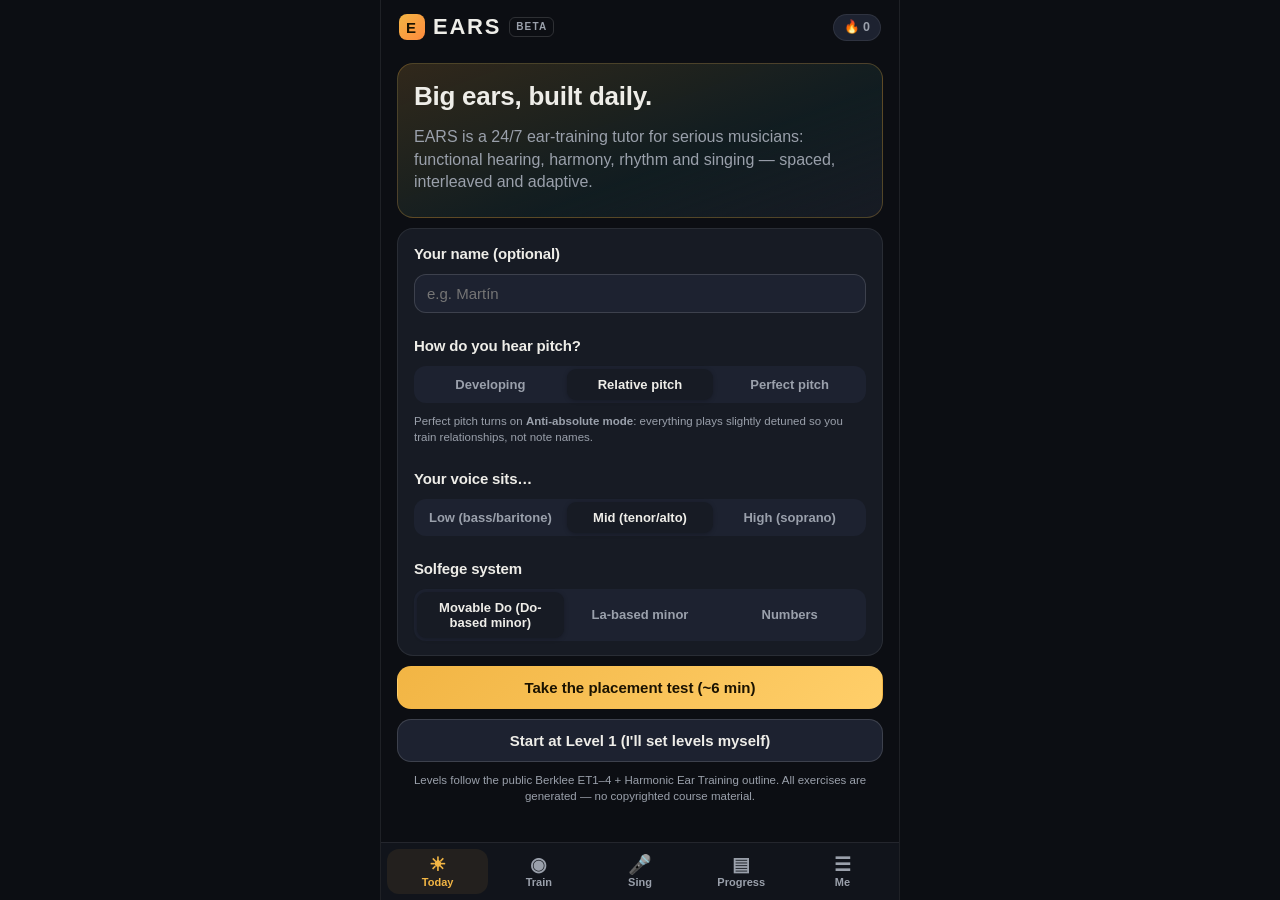
<file: ears/index.html>
<!DOCTYPE html>
<html lang="en">
<head>
<meta charset="utf-8">
<meta name="viewport" content="width=device-width, initial-scale=1, viewport-fit=cover, maximum-scale=1">
<meta name="theme-color" content="#0c0e13">
<meta name="apple-mobile-web-app-capable" content="yes">
<meta name="mobile-web-app-capable" content="yes">
<meta name="apple-mobile-web-app-status-bar-style" content="black-translucent">
<meta name="apple-mobile-web-app-title" content="EARS">
<meta name="description" content="EARS — ear training for elite musicians. Intervals, scale degrees, dictation, chords, modes, Roman-numeral harmony, rhythm and singing, with spaced repetition and a real grand piano.">
<link rel="manifest" href="./manifest.webmanifest">
<link rel="apple-touch-icon" href="./icons/apple-touch-icon.png">
<link rel="icon" type="image/png" sizes="192x192" href="./icons/icon-192.png">
<title>EARS — Ear Training</title>
<style>
:root {
  --bg: #0c0e13; --bg2: #11141b; --card: #171b24; --card2: #1d2230; --line: rgba(255,255,255,0.08); --line2: rgba(255,255,255,0.14);
  --text: #eeede8; --muted: #9aa0ab; --dim: #6b7280;
  --accent: #f2b544; --accent2: #4fd1c5; --ok: #54d98c; --bad: #ff6b6b; --warn: #ffb020; --blue: #5ac8fa;
  --radius: 16px; --shadow: 0 10px 30px rgba(0,0,0,0.35);
  --sans: -apple-system, BlinkMacSystemFont, "SF Pro Text", Inter, "Segoe UI", Roboto, Helvetica, Arial, sans-serif;
}
body.light {
  --bg: #f4f2ec; --bg2: #ecebe4; --card: #ffffff; --card2: #f6f5f0; --line: rgba(0,0,0,0.08); --line2: rgba(0,0,0,0.16);
  --text: #15171c; --muted: #5b616d; --dim: #8a909b; --shadow: 0 10px 30px rgba(0,0,0,0.08);
}
* { box-sizing: border-box; -webkit-tap-highlight-color: transparent; }
html, body { margin: 0; height: 100%; background: var(--bg); color: var(--text); font-family: var(--sans); font-size: 16px; line-height: 1.4; }
body { overscroll-behavior: none; }
button { font-family: inherit; font-size: inherit; color: inherit; background: none; border: none; cursor: pointer; }
input, select, textarea { font-family: inherit; font-size: 15px; color: var(--text); background: var(--card2); border: 1px solid var(--line2); border-radius: 12px; padding: 10px 12px; width: 100%; outline: none; }
input[type=range] { padding: 0; background: none; border: none; }
a { color: var(--accent2); }
h1, h2, h3 { margin: 0; letter-spacing: -0.01em; }
h1 { font-size: 26px; font-weight: 800; } h2 { font-size: 19px; font-weight: 700; } h3 { font-size: 15px; font-weight: 700; }
p { margin: 0 0 10px; }
.muted { color: var(--muted); } .dim { color: var(--dim); } .small { font-size: 13px; } .tiny { font-size: 11.5px; } .b { font-weight: 700; }
.ok { color: var(--ok); } .bad { color: var(--bad); } .acc { color: var(--accent); } .acc2 { color: var(--accent2); }
.row { display: flex; align-items: center; gap: 10px; } .between { justify-content: space-between; } .wrap { flex-wrap: wrap; } .grow { flex: 1; } .center { text-align: center; }
.stack { display: flex; flex-direction: column; gap: 10px; }
.mt { margin-top: 12px; } .mb { margin-bottom: 12px; } .mt2 { margin-top: 20px; }

#app { display: flex; flex-direction: column; height: 100dvh; max-width: 520px; margin: 0 auto; position: relative; background: var(--bg); padding-top: env(safe-area-inset-top); }
@media (min-width: 640px) { #app { border-left: 1px solid var(--line); border-right: 1px solid var(--line); } }
header.top { display: flex; align-items: center; justify-content: space-between; padding: 12px 18px 8px; }
.brand { font-weight: 900; font-size: 22px; letter-spacing: 0.08em; display: flex; align-items: center; gap: 8px; }
.brand .logo { width: 26px; height: 26px; border-radius: 8px; background: linear-gradient(135deg, var(--accent), #ff8a3d); display: inline-flex; align-items: center; justify-content: center; color: #1a1200; font-size: 15px; font-weight: 900; }
.brand .tag { font-size: 10px; font-weight: 700; letter-spacing: 0.12em; color: var(--muted); border: 1px solid var(--line2); border-radius: 6px; padding: 2px 6px; }
.pill { display: inline-flex; align-items: center; gap: 6px; padding: 4px 10px; border-radius: 999px; background: var(--card2); border: 1px solid var(--line); font-size: 12.5px; font-weight: 600; color: var(--muted); white-space: nowrap; }
.pill.acc { color: var(--accent); border-color: rgba(242,181,68,0.35); background: rgba(242,181,68,0.08); }
.pill.ok { color: var(--ok); } .pill.bad { color: var(--bad); }
main#view { flex: 1; overflow-y: auto; padding: 4px 16px 24px; -webkit-overflow-scrolling: touch; }
nav.tabs { display: flex; border-top: 1px solid var(--line); background: var(--bg2); padding: 6px 6px calc(6px + env(safe-area-inset-bottom)); }
nav.tabs button { flex: 1; display: flex; flex-direction: column; align-items: center; gap: 2px; padding: 6px 2px; border-radius: 12px; color: var(--muted); font-size: 11px; font-weight: 600; }
nav.tabs button .ic { font-size: 19px; line-height: 1; }
nav.tabs button.on { color: var(--accent); background: rgba(242,181,68,0.08); }

.card { background: var(--card); border: 1px solid var(--line); border-radius: var(--radius); padding: 14px 16px; }
.card.pad0 { padding: 0; }
.card.hero { background: linear-gradient(160deg, rgba(242,181,68,0.16), rgba(79,209,197,0.08) 60%, var(--card)); border-color: rgba(242,181,68,0.25); }
.btn { display: inline-flex; align-items: center; justify-content: center; gap: 8px; padding: 12px 18px; border-radius: 14px; font-weight: 700; font-size: 15px; background: var(--card2); border: 1px solid var(--line2); color: var(--text); transition: transform .08s, background .15s; user-select: none; }
.btn:active { transform: scale(0.97); }
.btn.primary { background: linear-gradient(135deg, var(--accent), #ffcf6a); color: #1a1200; border-color: transparent; }
.btn.teal { background: linear-gradient(135deg, var(--accent2), #7ee8de); color: #042a26; border-color: transparent; }
.btn.ghost { background: transparent; }
.btn.sm { padding: 8px 12px; font-size: 13.5px; border-radius: 11px; }
.btn.xs { padding: 5px 9px; font-size: 12px; border-radius: 9px; }
.btn.block { width: 100%; }
.btn.danger { color: var(--bad); border-color: rgba(255,107,107,0.35); }
.btn:disabled { opacity: 0.45; cursor: default; transform: none; }
.btn.playing { box-shadow: 0 0 0 3px rgba(242,181,68,0.35); }
.grid2 { display: grid; grid-template-columns: 1fr 1fr; gap: 10px; }
.grid3 { display: grid; grid-template-columns: repeat(3, 1fr); gap: 8px; }
.grid4 { display: grid; grid-template-columns: repeat(4, 1fr); gap: 8px; }

/* module cards */
.modcard { display: flex; align-items: center; gap: 12px; padding: 12px 14px; background: var(--card); border: 1px solid var(--line); border-radius: var(--radius); width: 100%; text-align: left; }
.modcard .ic { width: 42px; height: 42px; border-radius: 12px; background: var(--card2); display: flex; align-items: center; justify-content: center; font-size: 20px; flex-shrink: 0; }
.modcard .name { font-weight: 700; font-size: 15px; }
.modcard .blurb { color: var(--muted); font-size: 12.5px; }
.ring { width: 44px; height: 44px; border-radius: 50%; display: grid; place-items: center; font-size: 11px; font-weight: 800; flex-shrink: 0; }
.ring span { background: var(--card); width: 34px; height: 34px; border-radius: 50%; display: grid; place-items: center; }
.lvl { font-size: 11px; font-weight: 800; letter-spacing: 0.06em; color: var(--accent); }

/* session */
.sess-head { display: flex; align-items: center; gap: 10px; padding: 6px 0 10px; }
.progress { height: 5px; background: var(--card2); border-radius: 99px; overflow: hidden; flex: 1; }
.progress i { display: block; height: 100%; background: linear-gradient(90deg, var(--accent), var(--accent2)); border-radius: 99px; transition: width .3s; }
.prompt { font-size: 17px; font-weight: 700; margin: 6px 0 2px; }
.listen { display: flex; gap: 10px; margin: 12px 0; }
.listen .btn.big { flex: 1; padding: 18px; font-size: 17px; border-radius: 18px; }
.answers { display: grid; gap: 8px; margin-top: 10px; }
.answers.cols2 { grid-template-columns: 1fr 1fr; } .answers.cols3 { grid-template-columns: repeat(3, 1fr); } .answers.cols4 { grid-template-columns: repeat(4, 1fr); }
.ans { display: flex; flex-direction: column; align-items: center; justify-content: center; gap: 2px; padding: 12px 8px; border-radius: 14px; background: var(--card); border: 1px solid var(--line2); min-height: 58px; text-align: center; transition: transform .08s; }
.ans:active { transform: scale(0.97); }
.ans .l { font-weight: 800; font-size: 16px; } .ans .s { font-size: 11px; color: var(--muted); line-height: 1.2; }
.ans.sel { border-color: var(--accent); box-shadow: 0 0 0 2px rgba(242,181,68,0.35); }
.ans.right { border-color: var(--ok); background: rgba(84,217,140,0.12); } .ans.wrong { border-color: var(--bad); background: rgba(255,107,107,0.12); }
.ans.svgopt { padding: 8px 8px 4px; align-items: stretch; }
.ans.svgopt svg { color: var(--text); }
.ans.wide { flex-direction: row; justify-content: space-between; padding: 10px 14px; min-height: 48px; }
.ans.wide .s { text-align: right; }
.ladder { display: grid; grid-template-columns: repeat(7, 1fr); gap: 6px; margin-top: 8px; }
.ladder .ans { min-height: 50px; padding: 8px 2px; }
.ladder.chrom { grid-template-columns: repeat(5, 1fr); }
.ladder.chrom .ans { min-height: 42px; background: var(--card2); }
.slots { display: flex; gap: 6px; flex-wrap: wrap; margin: 10px 0 4px; min-height: 44px; }
.slot { min-width: 48px; height: 44px; padding: 0 10px; border-radius: 12px; border: 1px dashed var(--line2); display: flex; align-items: center; justify-content: center; font-weight: 800; font-size: 15px; background: var(--card2); }
.slot.filled { border-style: solid; border-color: var(--line2); background: var(--card); }
.slot.active { border-color: var(--accent); box-shadow: 0 0 0 2px rgba(242,181,68,0.3); }
.slot.right { border-color: var(--ok); background: rgba(84,217,140,0.15); } .slot.wrong { border-color: var(--bad); background: rgba(255,107,107,0.15); }
.slot .lab { font-size: 10px; color: var(--muted); font-weight: 600; margin-right: 6px; }
.feedback { margin-top: 12px; padding: 14px; border-radius: var(--radius); border: 1px solid var(--line); background: var(--card); animation: pop .22s ease-out; }
.feedback.right { border-color: rgba(84,217,140,0.45); } .feedback.wrong { border-color: rgba(255,107,107,0.45); }
.feedback .verdict { font-weight: 800; font-size: 17px; margin-bottom: 6px; }
.feedback .explain { font-size: 14px; color: var(--text); }
.feedback .explain .muted { font-size: 13px; }
@keyframes pop { from { transform: scale(0.97); opacity: 0.4; } to { transform: scale(1); opacity: 1; } }
.kb { margin: 10px 0 4px; }
.tappad { margin-top: 12px; height: 150px; border-radius: 22px; background: radial-gradient(circle at 50% 40%, rgba(79,209,197,0.25), var(--card2)); border: 2px solid var(--line2); display: flex; flex-direction: column; align-items: center; justify-content: center; font-weight: 900; font-size: 24px; letter-spacing: 0.1em; user-select: none; touch-action: manipulation; }
.tappad.hot { border-color: var(--accent2); box-shadow: 0 0 0 4px rgba(79,209,197,0.25); }
.tappad:active { background: rgba(79,209,197,0.35); }
.tappad .sub { font-size: 12px; font-weight: 600; color: var(--muted); letter-spacing: 0; }
.meter { height: 10px; border-radius: 99px; background: var(--card2); position: relative; overflow: hidden; margin: 8px 0; }
.meter i { position: absolute; top: 0; bottom: 0; width: 4px; background: var(--accent2); left: 50%; transition: left .08s; }
.meter:before { content: ''; position: absolute; left: 50%; top: 0; bottom: 0; width: 2px; background: var(--line2); }
.bignote { font-size: 44px; font-weight: 900; text-align: center; line-height: 1; margin: 8px 0 2px; }
.rows { display: flex; gap: 6px; flex-wrap: wrap; margin-top: 8px; }
.rows .chip { padding: 6px 10px; border-radius: 10px; background: var(--card2); border: 1px solid var(--line); font-size: 13px; font-weight: 700; }
.chip.ok { border-color: rgba(84,217,140,0.5); color: var(--ok); } .chip.bad { border-color: rgba(255,107,107,0.5); color: var(--bad); } .chip.warn { border-color: rgba(255,176,32,0.5); color: var(--warn); }
.svgbox { padding: 6px 4px; background: var(--card2); border-radius: 12px; overflow-x: auto; color: var(--text); }
.svgbox svg { min-width: 260px; }
.statgrid { display: grid; grid-template-columns: repeat(3, 1fr); gap: 8px; }
.stat { background: var(--card2); border-radius: 12px; padding: 10px; text-align: center; }
.stat .v { font-size: 20px; font-weight: 900; } .stat .k { font-size: 11px; color: var(--muted); font-weight: 600; letter-spacing: 0.04em; text-transform: uppercase; }
.bar { height: 7px; border-radius: 99px; background: var(--card2); overflow: hidden; }
.bar i { display: block; height: 100%; background: var(--accent2); border-radius: 99px; }
.cal { display: grid; grid-template-columns: repeat(14, 1fr); gap: 4px; }
.cal i { display: block; aspect-ratio: 1; border-radius: 4px; background: var(--card2); }
.cal i.d1 { background: rgba(79,209,197,0.35); } .cal i.d2 { background: rgba(79,209,197,0.65); } .cal i.d3 { background: var(--accent2); }
.seg { display: flex; background: var(--card2); border-radius: 12px; padding: 3px; gap: 3px; }
.seg button { flex: 1; padding: 8px 6px; border-radius: 9px; font-size: 13px; font-weight: 700; color: var(--muted); }
.seg button.on { background: var(--card); color: var(--text); box-shadow: 0 1px 4px rgba(0,0,0,0.25); }
.setting { display: flex; align-items: center; justify-content: space-between; gap: 12px; padding: 10px 0; border-bottom: 1px solid var(--line); }
.setting:last-child { border-bottom: none; }
.setting .k { font-weight: 600; font-size: 14.5px; } .setting .d { font-size: 12px; color: var(--muted); }
.switch { width: 46px; height: 28px; border-radius: 99px; background: var(--card2); border: 1px solid var(--line2); position: relative; flex-shrink: 0; }
.switch:after { content: ''; position: absolute; top: 3px; left: 3px; width: 20px; height: 20px; border-radius: 50%; background: var(--muted); transition: left .15s, background .15s; }
.switch.on { background: rgba(242,181,68,0.25); border-color: var(--accent); } .switch.on:after { left: 21px; background: var(--accent); }
.levels { display: flex; gap: 6px; }
.levels button { flex: 1; padding: 10px 4px; border-radius: 12px; background: var(--card2); border: 1px solid var(--line); font-weight: 800; font-size: 14px; }
.levels button.on { background: rgba(242,181,68,0.15); border-color: var(--accent); color: var(--accent); }
.sheet-bg { position: fixed; inset: 0; background: rgba(0,0,0,0.55); display: flex; align-items: flex-end; justify-content: center; z-index: 50; animation: fade .15s; }
.sheet { width: 100%; max-width: 520px; max-height: 88dvh; overflow-y: auto; background: var(--bg2); border-radius: 22px 22px 0 0; padding: 16px 18px calc(18px + env(safe-area-inset-bottom)); border-top: 1px solid var(--line2); animation: up .22s ease-out; }
@keyframes up { from { transform: translateY(40px); opacity: 0.5; } to { transform: none; opacity: 1; } }
@keyframes fade { from { opacity: 0; } to { opacity: 1; } }
.toast { position: fixed; left: 50%; bottom: 90px; transform: translateX(-50%); background: var(--card); border: 1px solid var(--line2); padding: 10px 16px; border-radius: 12px; font-weight: 600; z-index: 60; box-shadow: var(--shadow); animation: fade .2s; max-width: 90%; text-align: center; }
table.map { width: 100%; border-collapse: collapse; font-size: 12.5px; }
table.map td, table.map th { padding: 6px 6px; border-bottom: 1px solid var(--line); vertical-align: top; text-align: left; }
table.map th { color: var(--muted); font-weight: 700; font-size: 11px; text-transform: uppercase; letter-spacing: 0.05em; }
.kbd { font-size: 11px; color: var(--muted); border: 1px solid var(--line2); border-radius: 5px; padding: 1px 5px; }
.why { padding-left: 18px; margin: 6px 0; } .why li { margin-bottom: 6px; font-size: 14px; }
.num { font-variant-numeric: tabular-nums; }
.hidden { display: none !important; }
.fade { opacity: 0.5; }
.conf { display: flex; gap: 6px; flex-wrap: wrap; }
.code { font-family: ui-monospace, Menlo, monospace; font-size: 12px; word-break: break-all; background: var(--card2); border-radius: 10px; padding: 8px; }

</style>
</head>
<body>
<div id="app">
  <header class="top">
    <div class="brand"><span class="logo">E</span>EARS <span class="tag">BETA</span></div>
    <div class="row"><span class="pill" id="streak">🔥 0</span></div>
  </header>
  <main id="view"></main>
  <nav class="tabs">
    <button data-tab="today"><span class="ic">☀︎</span>Today</button>
    <button data-tab="train"><span class="ic">◉</span>Train</button>
    <button data-tab="sing"><span class="ic">🎤</span>Sing</button>
    <button data-tab="progress"><span class="ic">▤</span>Progress</button>
    <button data-tab="me"><span class="ic">☰</span>Me</button>
  </nav>
</div>
<script>window.EARS_PIANO_BASE = '../piano/';</script>
<script>
/* ---- util.js ---- */
/* ============================================================
   EARS — utilities
   ============================================================ */
(function (E) {
  const rnd = (a, b) => a + Math.floor(Math.random() * (b - a + 1));
  const choice = arr => arr[Math.floor(Math.random() * arr.length)];
  function shuffle(arr) { const a = arr.slice(); for (let i = a.length - 1; i > 0; i--) { const j = Math.floor(Math.random() * (i + 1)); [a[i], a[j]] = [a[j], a[i]]; } return a; }
  const clamp = (v, lo, hi) => Math.max(lo, Math.min(hi, v));
  function sample(arr, n) { return shuffle(arr).slice(0, n); }
  function weighted(arr, wfn) { const ws = arr.map(wfn); const tot = ws.reduce((a, b) => a + b, 0); let r = Math.random() * tot; for (let i = 0; i < arr.length; i++) { r -= ws[i]; if (r <= 0) return arr[i]; } return arr[arr.length - 1]; }
  function today() { const d = new Date(); return d.getFullYear() + '-' + String(d.getMonth() + 1).padStart(2, '0') + '-' + String(d.getDate()).padStart(2, '0'); }
  function dayOffset(dateStr, n) { const d = new Date(dateStr + 'T12:00:00'); d.setDate(d.getDate() + n); return d.getFullYear() + '-' + String(d.getMonth() + 1).padStart(2, '0') + '-' + String(d.getDate()).padStart(2, '0'); }
  function esc(s) { return String(s).replace(/[&<>"']/g, c => ({ '&': '&amp;', '<': '&lt;', '>': '&gt;', '"': '&quot;', "'": '&#39;' }[c])); }
  function fmtMin(secs) { const m = Math.round(secs / 60); return m < 60 ? m + ' min' : (m / 60).toFixed(1) + ' h'; }
  function uid() { return Math.random().toString(36).slice(2, 10); }
  const sleep = ms => new Promise(r => setTimeout(r, ms));
  function b64enc(obj) { return btoa(unescape(encodeURIComponent(JSON.stringify(obj)))).replace(/\+/g, '-').replace(/\//g, '_').replace(/=+$/, ''); }
  function b64dec(s) { try { s = s.replace(/-/g, '+').replace(/_/g, '/'); while (s.length % 4) s += '='; return JSON.parse(decodeURIComponent(escape(atob(s)))); } catch (e) { return null; } }
  E.U = { rnd, choice, shuffle, clamp, sample, weighted, today, dayOffset, esc, fmtMin, uid, sleep, b64enc, b64dec };
})(window.EARS = window.EARS || {});


/* ---- theory.js ---- */
/* ============================================================
   EARS — Theory engine
   Notes, intervals, solfege, scales, chords, Roman-numeral tokens,
   voicing + voice leading.
   ============================================================ */
(function (E) {
  const NS = ['C', 'C♯', 'D', 'D♯', 'E', 'F', 'F♯', 'G', 'G♯', 'A', 'A♯', 'B'];
  const NF = ['C', 'D♭', 'D', 'E♭', 'E', 'F', 'G♭', 'G', 'A♭', 'A', 'B♭', 'B'];
  const FLAT_MAJOR = new Set([1, 3, 5, 8, 10]);        // Db Eb F Ab Bb
  const FLAT_MINOR = new Set([0, 2, 3, 5, 7, 10]);     // c d eb f g bb minor
  const mod12 = n => ((n % 12) + 12) % 12;

  function prefersFlat(tonicPc, minor) {
    return minor ? FLAT_MINOR.has(mod12(tonicPc)) : FLAT_MAJOR.has(mod12(tonicPc));
  }
  function pcName(pc, flat) { return (flat ? NF : NS)[mod12(pc)]; }
  function midiName(m, flat) { return pcName(m, flat) + (Math.floor(m / 12) - 1); }
  function keyName(tonicPc, minor) {
    return pcName(tonicPc, prefersFlat(tonicPc, minor)) + (minor ? ' minor' : ' major');
  }
  function midiToFreq(m, a4) { return (a4 || 440) * Math.pow(2, (m - 69) / 12); }
  function freqToMidi(f, a4) { return 69 + 12 * Math.log2(f / (a4 || 440)); }

  /* ---------- Intervals ---------- */
  const INTERVALS = [
    { id: 'P1', n: 'Unison', s: 0 },
    { id: 'm2', n: 'Minor 2nd', s: 1 }, { id: 'M2', n: 'Major 2nd', s: 2 },
    { id: 'm3', n: 'Minor 3rd', s: 3 }, { id: 'M3', n: 'Major 3rd', s: 4 },
    { id: 'P4', n: 'Perfect 4th', s: 5 }, { id: 'TT', n: 'Tritone', s: 6 },
    { id: 'P5', n: 'Perfect 5th', s: 7 }, { id: 'm6', n: 'Minor 6th', s: 8 },
    { id: 'M6', n: 'Major 6th', s: 9 }, { id: 'm7', n: 'Minor 7th', s: 10 },
    { id: 'M7', n: 'Major 7th', s: 11 }, { id: 'P8', n: 'Octave', s: 12 },
    { id: 'm9', n: 'Minor 9th', s: 13 }, { id: 'M9', n: 'Major 9th', s: 14 },
    { id: '♯9', n: 'Sharp 9th', s: 15 }, { id: 'P11', n: 'Perfect 11th', s: 17 },
    { id: '♯11', n: 'Sharp 11th', s: 18 }, { id: '♭13', n: 'Flat 13th', s: 20 },
    { id: 'M13', n: 'Major 13th', s: 21 }
  ];
  const INTERVAL_BY_ID = {}; INTERVALS.forEach(i => INTERVAL_BY_ID[i.id] = i);

  // "Hear it as" — the interval sung from Do (ascending) or down to Do's lower neighbour (descending)
  const INTERVAL_SOLFEGE = {
    asc: { P1: 'Do–Do', m2: 'Do–Ra', M2: 'Do–Re', m3: 'Do–Me', M3: 'Do–Mi', P4: 'Do–Fa', TT: 'Do–Fi', P5: 'Do–Sol', m6: 'Do–Le', M6: 'Do–La', m7: 'Do–Te', M7: 'Do–Ti', P8: 'Do–Do', m9: 'Do–Ra (9th)', M9: 'Do–Re (9th)', '♯9': 'Do–Ri (♯9)', P11: 'Do–Fa (11th)', '♯11': 'Do–Fi (♯11)', '♭13': 'Do–Le (♭13)', M13: 'Do–La (13th)' },
    desc: { P1: 'Do–Do', m2: 'Do–Ti', M2: 'Do–Te', m3: 'Do–La', M3: 'Do–Le', P4: 'Do–Sol', TT: 'Do–Se', P5: 'Do–Fa', m6: 'Do–Mi', M6: 'Do–Me', m7: 'Do–Re', M7: 'Do–Ra', P8: 'Do–Do' }
  };
  // Optional song cues (titles only) — training wheels for levels 1–2
  const SONG_CUES = {
    asc: { m2: 'Jaws (theme)', M2: 'Happy Birthday', m3: 'Greensleeves', M3: 'When the Saints Go Marching In', P4: 'Here Comes the Bride', TT: 'The Simpsons (theme)', P5: 'Star Wars (main theme)', m6: 'Love Story (Where Do I Begin)', M6: 'My Bonnie Lies Over the Ocean', m7: 'Somewhere (West Side Story)', M7: 'Take On Me (chorus)', P8: 'Over the Rainbow' },
    desc: { m2: 'Für Elise', M2: 'Mary Had a Little Lamb', m3: 'Hey Jude', M3: 'Swing Low, Sweet Chariot', P4: 'Born Free', TT: 'Black Sabbath (riff)', P5: 'The Flintstones (theme)', M6: 'Nobody Knows the Trouble I\'ve Seen', m7: 'Watermelon Man', M7: 'I Love You (Cole Porter)', P8: 'Willow Weep for Me' }
  };

  /* ---------- Solfege ---------- */
  const SOLFEGE = [
    { id: 'do', pc: 0, num: '1', up: false }, { id: 'di', pc: 1, num: '♯1', up: true }, { id: 'ra', pc: 1, num: '♭2', up: false },
    { id: 're', pc: 2, num: '2' }, { id: 'ri', pc: 3, num: '♯2', up: true }, { id: 'me', pc: 3, num: '♭3' },
    { id: 'mi', pc: 4, num: '3' }, { id: 'fa', pc: 5, num: '4' }, { id: 'fi', pc: 6, num: '♯4', up: true }, { id: 'se', pc: 6, num: '♭5' },
    { id: 'sol', pc: 7, num: '5' }, { id: 'si', pc: 8, num: '♯5', up: true }, { id: 'le', pc: 8, num: '♭6' },
    { id: 'la', pc: 9, num: '6' }, { id: 'li', pc: 10, num: '♯6', up: true }, { id: 'te', pc: 10, num: '♭7' }, { id: 'ti', pc: 11, num: '7' }
  ];
  const SOL = {}; SOLFEGE.forEach(s => SOL[s.id] = s);
  const SYL_NAME = { do: 'Do', di: 'Di', ra: 'Ra', re: 'Re', ri: 'Ri', me: 'Me', mi: 'Mi', fa: 'Fa', fi: 'Fi', se: 'Se', sol: 'Sol', si: 'Si', le: 'Le', la: 'La', li: 'Li', te: 'Te', ti: 'Ti' };
  // Chromatic tendency: raised syllables resolve up, lowered resolve down
  const TENDENCY = { di: 're', ri: 'mi', fi: 'sol', si: 'la', li: 'ti', ra: 'do', me: 're', se: 'fa', le: 'sol', te: 'la', ti: 'do', fa: 'mi' };
  const DIATONIC_MAJOR = ['do', 're', 'mi', 'fa', 'sol', 'la', 'ti'];
  const DIATONIC_MINOR = ['do', 're', 'me', 'fa', 'sol', 'le', 'te'];
  const CHROMATIC_RAISED = ['di', 'ri', 'fi', 'si', 'li'];
  const CHROMATIC_LOWERED = ['ra', 'me', 'se', 'le', 'te'];

  // la-based minor conversion (display only): shift syllable up a minor third within the pc space
  function sylDisplay(id, system) {
    if (system === 'num') return SOL[id].num;
    return SYL_NAME[id];
  }

  /* ---------- Scales ---------- */
  const SCALES = {
    major: { name: 'Major (Ionian)', iv: [0, 2, 4, 5, 7, 9, 11], syl: ['do', 're', 'mi', 'fa', 'sol', 'la', 'ti'], fam: 'tonal' },
    natmin: { name: 'Natural minor (Aeolian)', iv: [0, 2, 3, 5, 7, 8, 10], syl: ['do', 're', 'me', 'fa', 'sol', 'le', 'te'], fam: 'tonal' },
    harmmin: { name: 'Harmonic minor', iv: [0, 2, 3, 5, 7, 8, 11], syl: ['do', 're', 'me', 'fa', 'sol', 'le', 'ti'], fam: 'tonal' },
    melmin: { name: 'Melodic minor', iv: [0, 2, 3, 5, 7, 9, 11], syl: ['do', 're', 'me', 'fa', 'sol', 'la', 'ti'], fam: 'tonal' },
    majpent: { name: 'Major pentatonic', iv: [0, 2, 4, 7, 9], syl: ['do', 're', 'mi', 'sol', 'la'], fam: 'pent' },
    minpent: { name: 'Minor pentatonic', iv: [0, 3, 5, 7, 10], syl: ['do', 'me', 'fa', 'sol', 'te'], fam: 'pent' },
    blues: { name: 'Blues scale', iv: [0, 3, 5, 6, 7, 10], syl: ['do', 'me', 'fa', 'fi', 'sol', 'te'], fam: 'pent' },
    dorian: { name: 'Dorian', iv: [0, 2, 3, 5, 7, 9, 10], syl: ['do', 're', 'me', 'fa', 'sol', 'la', 'te'], fam: 'mode' },
    phrygian: { name: 'Phrygian', iv: [0, 1, 3, 5, 7, 8, 10], syl: ['do', 'ra', 'me', 'fa', 'sol', 'le', 'te'], fam: 'mode' },
    lydian: { name: 'Lydian', iv: [0, 2, 4, 6, 7, 9, 11], syl: ['do', 're', 'mi', 'fi', 'sol', 'la', 'ti'], fam: 'mode' },
    mixolydian: { name: 'Mixolydian', iv: [0, 2, 4, 5, 7, 9, 10], syl: ['do', 're', 'mi', 'fa', 'sol', 'la', 'te'], fam: 'mode' },
    locrian: { name: 'Locrian', iv: [0, 1, 3, 5, 6, 8, 10], syl: ['do', 'ra', 'me', 'fa', 'se', 'le', 'te'], fam: 'mode' },
    wholetone: { name: 'Whole tone', iv: [0, 2, 4, 6, 8, 10], syl: ['do', 're', 'mi', 'fi', 'si', 'li'], fam: 'sym' },
    dimWH: { name: 'Diminished (whole–half)', iv: [0, 2, 3, 5, 6, 8, 9, 11], syl: ['do', 're', 'me', 'fa', 'se', 'le', 'la', 'ti'], fam: 'sym' },
    dimHW: { name: 'Diminished (half–whole)', iv: [0, 1, 3, 4, 6, 7, 9, 10], syl: ['do', 'ra', 'me', 'mi', 'fi', 'sol', 'la', 'te'], fam: 'sym' },
    altered: { name: 'Altered (super Locrian)', iv: [0, 1, 3, 4, 6, 8, 10], syl: ['do', 'ra', 'me', 'mi', 'se', 'le', 'te'], fam: 'jazz' },
    lyddom: { name: 'Lydian dominant', iv: [0, 2, 4, 6, 7, 9, 10], syl: ['do', 're', 'mi', 'fi', 'sol', 'la', 'te'], fam: 'jazz' },
    harmmaj: { name: 'Harmonic major', iv: [0, 2, 4, 5, 7, 8, 11], syl: ['do', 're', 'mi', 'fa', 'sol', 'le', 'ti'], fam: 'jazz' }
  };

  /* ---------- Chords ---------- */
  // sym: Berklee-style chord symbol suffix
  const CHORDS = {
    maj: { name: 'Major triad', sym: '', iv: [0, 4, 7], fam: 'triad' },
    min: { name: 'Minor triad', sym: '–', iv: [0, 3, 7], fam: 'triad' },
    dim: { name: 'Diminished triad', sym: '°', iv: [0, 3, 6], fam: 'triad' },
    aug: { name: 'Augmented triad', sym: '+', iv: [0, 4, 8], fam: 'triad' },
    sus2: { name: 'Sus2', sym: 'sus2', iv: [0, 2, 7], fam: 'triad' },
    sus4: { name: 'Sus4', sym: 'sus4', iv: [0, 5, 7], fam: 'triad' },
    maj7: { name: 'Major 7', sym: 'Maj7', iv: [0, 4, 7, 11], fam: '7th' },
    dom7: { name: 'Dominant 7', sym: '7', iv: [0, 4, 7, 10], fam: '7th' },
    m7: { name: 'Minor 7', sym: '–7', iv: [0, 3, 7, 10], fam: '7th' },
    m7b5: { name: 'Minor 7(♭5) / half-dim', sym: '–7(♭5)', iv: [0, 3, 6, 10], fam: '7th' },
    dim7: { name: 'Diminished 7', sym: '°7', iv: [0, 3, 6, 9], fam: '7th' },
    mMaj7: { name: 'Minor (Maj7)', sym: '–(Maj7)', iv: [0, 3, 7, 11], fam: '7th' },
    six: { name: 'Major 6', sym: '6', iv: [0, 4, 7, 9], fam: '7th' },
    m6: { name: 'Minor 6', sym: '–6', iv: [0, 3, 7, 9], fam: '7th' },
    sus7: { name: '7sus4', sym: '7sus4', iv: [0, 5, 7, 10], fam: '7th' },
    aug7: { name: '7(♯5)', sym: '7(♯5)', iv: [0, 4, 8, 10], fam: '7th' },
    maj9: { name: 'Major 9', sym: 'Maj9', iv: [0, 4, 11, 14], fam: 'ext' },
    dom9: { name: 'Dominant 9', sym: '9', iv: [0, 4, 10, 14], fam: 'ext' },
    m9: { name: 'Minor 9', sym: '–9', iv: [0, 3, 10, 14], fam: 'ext' },
    dom13: { name: 'Dominant 13', sym: '13', iv: [0, 4, 10, 14, 21], fam: 'ext' },
    dom7b9: { name: '7(♭9)', sym: '7(♭9)', iv: [0, 4, 10, 13], fam: 'ext' },
    dom7s9: { name: '7(♯9)', sym: '7(♯9)', iv: [0, 4, 10, 15], fam: 'ext' },
    dom7s11: { name: '7(♯11)', sym: '7(♯11)', iv: [0, 4, 10, 18], fam: 'ext' },
    maj7s11: { name: 'Maj7(♯11)', sym: 'Maj7(♯11)', iv: [0, 4, 11, 18], fam: 'ext' },
    m11: { name: 'Minor 11', sym: '–11', iv: [0, 3, 10, 17], fam: 'ext' },
    dom7b13: { name: '7(♭13)', sym: '7(♭13)', iv: [0, 4, 10, 20], fam: 'ext' },
    alt: { name: '7alt (♭9 ♭13)', sym: '7alt', iv: [0, 4, 10, 13, 20], fam: 'alt' },
    six9: { name: '6/9', sym: '6/9', iv: [0, 4, 9, 14], fam: 'ext' },
    dom9sus: { name: '9sus4', sym: '9sus4', iv: [0, 5, 10, 14], fam: 'ext' },
    m9maj7: { name: '–9(Maj7)', sym: '–9(Maj7)', iv: [0, 3, 11, 14], fam: 'alt' },
    maj7s5: { name: 'Maj7(♯5)', sym: 'Maj7(♯5)', iv: [0, 4, 8, 11], fam: 'alt' }
  };

  function chordNotes(type, rootMidi) {
    return CHORDS[type].iv.map(i => rootMidi + i);
  }

  /* ---------- Roman numeral tokens ----------
     root = semitones above tonic; type = chord type; lab = Berklee label; low = lowercase-style label */
  const TOKENS = {
    // Major-key diatonic triads
    'I': { root: 0, type: 'maj', lab: 'I', low: 'I' },
    'II-': { root: 2, type: 'min', lab: 'II–', low: 'ii' },
    'III-': { root: 4, type: 'min', lab: 'III–', low: 'iii' },
    'IV': { root: 5, type: 'maj', lab: 'IV', low: 'IV' },
    'V': { root: 7, type: 'maj', lab: 'V', low: 'V' },
    'VI-': { root: 9, type: 'min', lab: 'VI–', low: 'vi' },
    'VIIo': { root: 11, type: 'dim', lab: 'VII°', low: 'vii°' },
    // Major-key diatonic sevenths
    'IMaj7': { root: 0, type: 'maj7', lab: 'IMaj7', low: 'Imaj7' },
    'II-7': { root: 2, type: 'm7', lab: 'II–7', low: 'ii7' },
    'III-7': { root: 4, type: 'm7', lab: 'III–7', low: 'iii7' },
    'IVMaj7': { root: 5, type: 'maj7', lab: 'IVMaj7', low: 'IVmaj7' },
    'V7': { root: 7, type: 'dom7', lab: 'V7', low: 'V7' },
    'VI-7': { root: 9, type: 'm7', lab: 'VI–7', low: 'vi7' },
    'VII-7b5': { root: 11, type: 'm7b5', lab: 'VII–7(♭5)', low: 'viiø7' },
    'V7sus4': { root: 7, type: 'sus7', lab: 'V7sus4', low: 'V7sus4' },
    // Secondary dominants
    'V7/II': { root: 9, type: 'dom7', lab: 'V7/II', low: 'V7/ii' },
    'V7/III': { root: 11, type: 'dom7', lab: 'V7/III', low: 'V7/iii' },
    'V7/IV': { root: 0, type: 'dom7', lab: 'V7/IV', low: 'V7/IV' },
    'V7/V': { root: 2, type: 'dom7', lab: 'V7/V', low: 'V7/V' },
    'V7/VI': { root: 4, type: 'dom7', lab: 'V7/VI', low: 'V7/vi' },
    // Modal interchange (from parallel minor / other modes)
    'IV-': { root: 5, type: 'min', lab: 'IV–', low: 'iv' },
    'IV-7': { root: 5, type: 'm7', lab: 'IV–7', low: 'iv7' },
    'bVI': { root: 8, type: 'maj', lab: '♭VI', low: '♭VI' },
    'bVIMaj7': { root: 8, type: 'maj7', lab: '♭VIMaj7', low: '♭VImaj7' },
    'bVII': { root: 10, type: 'maj', lab: '♭VII', low: '♭VII' },
    'bVII7': { root: 10, type: 'dom7', lab: '♭VII7', low: '♭VII7' },
    'bIII': { root: 3, type: 'maj', lab: '♭III', low: '♭III' },
    'bIIIMaj7': { root: 3, type: 'maj7', lab: '♭IIIMaj7', low: '♭IIImaj7' },
    'II-7b5': { root: 2, type: 'm7b5', lab: 'II–7(♭5)', low: 'iiø7' },
    'bIIMaj7': { root: 1, type: 'maj7', lab: '♭IIMaj7', low: '♭IImaj7' },
    'V-7': { root: 7, type: 'm7', lab: 'V–7', low: 'v7' },
    'I-7': { root: 0, type: 'm7', lab: 'I–7', low: 'i7' },
    // Substitute dominants
    'subV7': { root: 1, type: 'dom7', lab: 'subV7 (♭II7)', low: '♭II7 (subV)' },
    'subV7/V': { root: 8, type: 'dom7', lab: 'subV7/V', low: '♭VI7 (subV/V)' },
    'subV7/II': { root: 3, type: 'dom7', lab: 'subV7/II', low: '♭III7 (subV/ii)' },
    // Passing diminished
    '#Io7': { root: 1, type: 'dim7', lab: '♯I°7', low: '♯i°7' },
    '#IIo7': { root: 3, type: 'dim7', lab: '♯II°7', low: '♯ii°7' },
    '#IVo7': { root: 6, type: 'dim7', lab: '♯IV°7', low: '♯iv°7' },
    // Minor-key tokens (prefix m:)
    'm:I-': { root: 0, type: 'min', lab: 'I–', low: 'i' },
    'm:I-7': { root: 0, type: 'm7', lab: 'I–7', low: 'i7' },
    'm:IIo': { root: 2, type: 'dim', lab: 'II°', low: 'ii°' },
    'm:II-7b5': { root: 2, type: 'm7b5', lab: 'II–7(♭5)', low: 'iiø7' },
    'm:bIII': { root: 3, type: 'maj', lab: '♭III', low: '♭III' },
    'm:bIIIMaj7': { root: 3, type: 'maj7', lab: '♭IIIMaj7', low: '♭IIImaj7' },
    'm:IV-': { root: 5, type: 'min', lab: 'IV–', low: 'iv' },
    'm:IV-7': { root: 5, type: 'm7', lab: 'IV–7', low: 'iv7' },
    'm:IV7': { root: 5, type: 'dom7', lab: 'IV7', low: 'IV7' },
    'm:V-7': { root: 7, type: 'm7', lab: 'V–7', low: 'v7' },
    'm:V': { root: 7, type: 'maj', lab: 'V', low: 'V' },
    'm:V7': { root: 7, type: 'dom7', lab: 'V7', low: 'V7' },
    'm:bVI': { root: 8, type: 'maj', lab: '♭VI', low: '♭VI' },
    'm:bVIMaj7': { root: 8, type: 'maj7', lab: '♭VIMaj7', low: '♭VImaj7' },
    'm:bVII': { root: 10, type: 'maj', lab: '♭VII', low: '♭VII' },
    'm:bVII7': { root: 10, type: 'dom7', lab: '♭VII7', low: '♭VII7' },
    'm:VIIo7': { root: 11, type: 'dim7', lab: 'VII°7', low: 'vii°7' },
    'm:V7/IV': { root: 0, type: 'dom7', lab: 'V7/IV', low: 'V7/iv' },
    'm:subV7': { root: 1, type: 'dom7', lab: 'subV7 (♭II7)', low: '♭II7 (subV)' },
    'm:V7/V': { root: 2, type: 'dom7', lab: 'V7/V', low: 'V7/V' },
    'm:bIIMaj7': { root: 1, type: 'maj7', lab: '♭IIMaj7', low: '♭IImaj7' }
  };
  function tokenLabel(tok, style) {
    const t = TOKENS[tok]; if (!t) return tok;
    return style === 'low' ? t.low : t.lab;
  }
  function tokenChordName(tok, tonicPc, minor) {
    const t = TOKENS[tok]; const flat = prefersFlat(tonicPc, minor);
    return pcName(tonicPc + t.root, flat) + CHORDS[t.type].sym;
  }

  /* ---------- Voicing & voice leading ----------
     Returns {bass: midi, upper: [midi...]} for a chord type at root (pc) given previous voicing. */
  function voiceChord(type, rootPc, prev, opts) {
    opts = opts || {};
    const iv = CHORDS[type].iv.slice();
    const lo = opts.lo || 60, hi = opts.hi || 81;  // upper-voice window (C4..A5)
    // Upper structure: for 5+ note chords drop the root (bass has it)
    const upperIv = iv.length >= 5 ? iv.slice(1) : iv;
    const pcs = upperIv.map(i => mod12(rootPc + i));
    const n = pcs.length;
    const cands = [];
    for (let inv = 0; inv < n; inv++) {
      // close voicing starting from pcs[inv] ascending
      const order = [];
      for (let k = 0; k < n; k++) order.push(pcs[(inv + k) % n]);
      for (let base = 48; base <= 84; base++) {
        if (mod12(base) !== order[0]) continue;
        const notes = [base];
        for (let k = 1; k < n; k++) {
          let m = notes[k - 1] + 1;
          while (mod12(m) !== order[k]) m++;
          notes.push(m);
        }
        if (notes[0] < lo || notes[n - 1] > hi) continue;
        cands.push(notes);
      }
    }
    if (!cands.length) return { bass: rootPc + 36, upper: upperIv.map(i => 60 + i) };
    const center = (lo + hi) / 2;
    let best = null, bestCost = Infinity;
    for (const c of cands) {
      let cost = 0;
      if (prev && prev.upper) {
        // voice-leading cost: match each new voice to nearest previous voice
        for (const v of c) { let d = Infinity; for (const p of prev.upper) d = Math.min(d, Math.abs(v - p)); cost += d; }
        for (const p of prev.upper) { let d = Infinity; for (const v of c) d = Math.min(d, Math.abs(v - p)); cost += d * 0.5; }
      } else {
        // first chord: prefer root position, centred
        if (mod12(c[0]) !== mod12(rootPc)) cost += 3;
      }
      const mean = c.reduce((a, b) => a + b, 0) / c.length;
      cost += Math.abs(mean - center) * 0.15;
      if (opts.forceBassPc !== undefined && mod12(c[0]) !== mod12(opts.forceBassPc)) cost += 100;
      if (cost < bestCost) { bestCost = cost; best = c; }
    }
    // bass: root (or given bass pc) in E2..E3 window
    const bassPc = opts.bassPc !== undefined ? opts.bassPc : rootPc;
    let bass = 40; while (mod12(bass) !== mod12(bassPc)) bass++;
    if (bass > 52) bass -= 12;
    return { bass, upper: best };
  }

  // Close-position voicing with a specific inversion, no separate bass (for inversion drills)
  function inversionVoicing(type, rootMidi, inv) {
    const iv = CHORDS[type].iv;
    const notes = iv.map(i => rootMidi + i);
    for (let k = 0; k < inv; k++) { const low = notes.shift(); notes.push(low + 12); }
    return notes;
  }

  /* ---------- Scale helpers ---------- */
  function scaleNotes(scaleId, tonicMidi, octaves) {
    const iv = SCALES[scaleId].iv; const out = [];
    for (let o = 0; o < (octaves || 1); o++) iv.forEach(i => out.push(tonicMidi + i + 12 * o));
    out.push(tonicMidi + 12 * (octaves || 1));
    return out;
  }
  function degreeToMidi(syl, tonicMidi, octave) {
    return tonicMidi + SOL[syl].pc + 12 * (octave || 0);
  }
  // Cadence voicings in a key (I IV V7 I  or  I V7 I)
  function cadenceChords(tonicPc, minor, short) {
    const seq = minor
      ? (short ? ['m:I-', 'm:V7', 'm:I-'] : ['m:I-', 'm:IV-', 'm:V7', 'm:I-'])
      : (short ? ['I', 'V7', 'I'] : ['I', 'IV', 'V7', 'I']);
    let prev = null; const out = [];
    seq.forEach(tok => {
      const t = TOKENS[tok];
      const v = voiceChord(t.type, mod12(tonicPc + t.root), prev, { lo: 55, hi: 76 });
      out.push(v); prev = v;
    });
    return out;
  }

  Object.assign(E, {
    mod12, prefersFlat, pcName, midiName, keyName, midiToFreq, freqToMidi,
    INTERVALS, INTERVAL_BY_ID, INTERVAL_SOLFEGE, SONG_CUES,
    SOLFEGE, SOL, SYL_NAME, TENDENCY, DIATONIC_MAJOR, DIATONIC_MINOR, CHROMATIC_RAISED, CHROMATIC_LOWERED, sylDisplay,
    SCALES, CHORDS, chordNotes, TOKENS, tokenLabel, tokenChordName,
    voiceChord, inversionVoicing, scaleNotes, degreeToMidi, cadenceChords
  });
})(window.EARS = window.EARS || {});


/* ---- audio.js ---- */
/* ============================================================
   EARS — Audio engine
   One real piano (Salamander Grand, shared with Shed and Changes in ../piano/) with three dynamic layers,
   plus synthesized electric piano, pad and pure tone for timbre variety. Scheduler, click, rhythm voice.
   ============================================================ */
(function (E) {
  let ctx = null, master = null, comp = null, verb = null, noiseBuf = null;
  let a4 = 440;
  const active = new Set();          // { nodes: [], g: GainNode, end: number, midi }
  let timers = [];

  /* ---- iPhone: Web Audio is muted by the ring/silent switch unless a media element plays; a looping silent clip
     moves the page onto the media channel (same trick as Shed / Changes). ---- */
  let unmuteEl = null;
  function unmuteIOS() {
    if (unmuteEl) return;
    try {
      unmuteEl = document.createElement('audio'); unmuteEl.setAttribute('playsinline', ''); unmuteEl.loop = true; unmuteEl.volume = 0.01;
      const n = 800, buf = new Uint8Array(44 + n); const dv = new DataView(buf.buffer);
      const str = (o, t) => { for (let i = 0; i < t.length; i++) buf[o + i] = t.charCodeAt(i); };
      str(0, 'RIFF'); dv.setUint32(4, 36 + n, true); str(8, 'WAVE'); str(12, 'fmt '); dv.setUint32(16, 16, true); dv.setUint16(20, 1, true); dv.setUint16(22, 1, true); dv.setUint32(24, 8000, true); dv.setUint32(28, 8000, true); dv.setUint16(32, 1, true); dv.setUint16(34, 8, true); str(36, 'data'); dv.setUint32(40, n, true); buf.fill(128, 44);
      unmuteEl.src = 'data:audio/wav;base64,' + btoa(String.fromCharCode.apply(null, buf));
      const p = unmuteEl.play(); if (p && p.catch) p.catch(() => { });
    } catch (e) { /* best effort */ }
  }

  function impulse(seconds, decay) {
    const sr = ctx.sampleRate, len = Math.floor(sr * seconds); const buf = ctx.createBuffer(2, len, sr);
    for (let ch = 0; ch < 2; ch++) { const d = buf.getChannelData(ch); let seed = 7 + ch; for (let i = 0; i < len; i++) { seed = (seed * 16807) % 2147483647; const r = seed / 2147483647 * 2 - 1; d[i] = r * Math.pow(1 - i / len, decay) * 0.6; } }
    return buf;
  }
  function ensure() {
    if (!ctx) {
      const AC = window.AudioContext || window.webkitAudioContext;
      ctx = new AC({ latencyHint: 'interactive' });
      comp = ctx.createDynamicsCompressor();
      comp.threshold.value = -14; comp.knee.value = 10; comp.ratio.value = 3; comp.attack.value = 0.005; comp.release.value = 0.2;
      master = ctx.createGain(); master.gain.value = 0.8;
      master.connect(comp); comp.connect(ctx.destination);
      try { verb = ctx.createConvolver(); verb.buffer = impulse(1.4, 2.6); const wet = ctx.createGain(); wet.gain.value = 0.12; master.connect(verb); verb.connect(wet); wet.connect(comp); } catch (e) { verb = null; }
      noiseBuf = ctx.createBuffer(1, ctx.sampleRate * 0.5, ctx.sampleRate);
      const d = noiseBuf.getChannelData(0); for (let i = 0; i < d.length; i++) d[i] = Math.random() * 2 - 1;
      unmuteIOS();
      if (PIANO.ready) pianoPreload();
    }
    if (ctx.state === 'suspended') ctx.resume().catch(() => { });
    return ctx;
  }
  function now() { return ensure().currentTime; }
  function freq(m) { return E.midiToFreq(m, a4); }
  function setDetuneCents(c) { a4 = 440 * Math.pow(2, (c || 0) / 1200); }
  function getA4() { return a4; }

  function reg(nodes, g, end, midi) { const v = { nodes, g, end, midi }; active.add(v); const ms = Math.max(0, (end - ctx.currentTime) * 1000 + 400); const id = setTimeout(() => active.delete(v), ms); timers.push(id); return v; }
  function noise(t, dur, gainVal, hp) {
    const src = ctx.createBufferSource(); src.buffer = noiseBuf;
    const f = ctx.createBiquadFilter(); f.type = hp ? 'highpass' : 'bandpass'; f.frequency.value = hp || 2500; f.Q.value = 0.7;
    const g = ctx.createGain(); g.gain.setValueAtTime(gainVal, t); g.gain.exponentialRampToValueAtTime(0.0001, t + dur);
    src.connect(f); f.connect(g); g.connect(master); src.start(t); src.stop(t + dur + 0.02);
    return [src, f, g];
  }

  /* ================= Sampled piano (Salamander Grand) ================= */
  const PIANO = { meta: null, base: null, notes: [], cache: new Map(), ready: false, failed: false, loading: false, loaded: 0, total: 0 };
  async function pianoInit(base) {
    PIANO.base = base;
    try {
      const r = await fetch(base + 'index.json', { cache: 'force-cache' });
      if (!r.ok) throw new Error('no index');
      PIANO.meta = await r.json(); PIANO.notes = Object.keys(PIANO.meta).map(Number).sort((a, b) => a - b); PIANO.ready = true;
      if (ctx) pianoPreload();
      return true;
    } catch (e) { PIANO.failed = true; return false; }
  }
  const nearestSample = midi => { let best = PIANO.notes[0]; for (const n of PIANO.notes) if (Math.abs(n - midi) < Math.abs(best - midi)) best = n; return best; };
  function pianoBuffer(sm, layer) {
    const key = sm + ':' + layer; if (PIANO.cache.has(key)) return PIANO.cache.get(key);
    const p = (async () => {
      const r = await fetch(PIANO.base + PIANO.meta[sm].layers[layer]); const ab = await r.arrayBuffer();
      const buf = await new Promise((res, rej) => ctx.decodeAudioData(ab, res, rej));
      PIANO.loaded++; return buf;
    })();
    PIANO.cache.set(key, p); p.catch(() => PIANO.cache.delete(key)); return p;
  }
  const decoded = new Map(); // key → AudioBuffer once resolved
  function layersAvailable(sm) { return Object.keys(PIANO.meta[sm].layers).sort(); }
  // Load the middle layer for the whole playing range first (fast first sound), then the soft and loud layers.
  async function pianoPreload(lo = 33, hi = 96) {
    if (!PIANO.ready || PIANO.loading || !ctx) return; PIANO.loading = true;
    const need = new Set(); for (let m = lo; m <= hi; m++) need.add(nearestSample(m));
    const order = ['10', '06', '14'];
    PIANO.total = need.size * order.length;
    for (const layer of order) {
      await Promise.all([...need].map(sm => PIANO.meta[sm].layers[layer] ? pianoBuffer(sm, layer).then(b => decoded.set(sm + ':' + layer, b)).catch(() => null) : null));
    }
    PIANO.loading = false;
  }
  function layerMix(sm, vel) {
    const ls = layersAvailable(sm).filter(l => decoded.has(sm + ':' + l));
    if (!ls.length) return null;
    const pos = { '06': 0.3, '10': 0.62, '14': 0.9 };
    if (ls.length === 1) return [[ls[0], 1]];
    const pts = ls.map(l => [l, pos[l] ?? 0.6]).sort((a, b) => a[1] - b[1]);
    if (vel <= pts[0][1]) return [[pts[0][0], 1]]; if (vel >= pts[pts.length - 1][1]) return [[pts[pts.length - 1][0], 1]];
    for (let i = 0; i < pts.length - 1; i++) if (vel >= pts[i][1] && vel <= pts[i + 1][1]) { const f = (vel - pts[i][1]) / (pts[i + 1][1] - pts[i][1]); return [[pts[i][0], Math.cos(f * Math.PI / 2)], [pts[i + 1][0], Math.sin(f * Math.PI / 2)]]; }
    return [[pts[0][0], 1]];
  }
  function voiceSampled(m, t, dur, vel) {
    const sm = nearestSample(m); const mix = layerMix(sm, vel);
    if (!mix) { if (!PIANO.loading) pianoPreload(); return voicePianoSynth(m, t, dur, vel); }
    const g = ctx.createGain(); const peak = 0.5 + 0.5 * vel; const end = t + dur;
    g.gain.setValueAtTime(peak, t); g.gain.setValueAtTime(peak, end); g.gain.exponentialRampToValueAtTime(0.001, end + 0.28);
    const tune = (PIANO.meta[sm].tune || 0) / 1200;
    const rate = Math.pow(2, (m - sm) / 12 + tune) * (a4 / 440);
    const srcs = mix.map(([l, w]) => { const src = ctx.createBufferSource(); src.buffer = decoded.get(sm + ':' + l); src.playbackRate.value = rate; const lg = ctx.createGain(); lg.gain.value = w; src.connect(lg); lg.connect(g); src.start(Math.max(t, ctx.currentTime)); src.stop(end + 0.5); return src; });
    g.connect(master);
    return reg(srcs, g, end + 0.35, m);
  }
  function pianoStatus() { return PIANO.failed ? 'synth' : PIANO.ready ? (decoded.size ? 'sampled' : 'loading') : 'none'; }

  /* ================= Synthesized timbres ================= */
  function voiceEP(m, t, dur, vel) {
    const f = freq(m);
    const car = ctx.createOscillator(); car.type = 'sine'; car.frequency.value = f;
    const mod = ctx.createOscillator(); mod.type = 'sine'; mod.frequency.value = f;
    const mg = ctx.createGain();
    const idx = f * (1.6 + 1.2 * vel) * (m > 72 ? 0.6 : 1);
    mg.gain.setValueAtTime(idx, t); mg.gain.exponentialRampToValueAtTime(Math.max(1, f * 0.12), t + 0.5);
    mod.connect(mg); mg.connect(car.frequency);
    const tine = ctx.createOscillator(); tine.type = 'sine'; tine.frequency.value = Math.min(f * 7, 9000);
    const tg = ctx.createGain(); tg.gain.setValueAtTime(0.05 * vel, t); tg.gain.exponentialRampToValueAtTime(0.0001, t + 0.18);
    tine.connect(tg);
    const g = ctx.createGain();
    const peak = 0.5 * vel;
    g.gain.setValueAtTime(0.0001, t); g.gain.exponentialRampToValueAtTime(peak, t + 0.006);
    g.gain.setTargetAtTime(peak * 0.35, t + 0.02, 0.9);
    const rel = 0.22; const end = t + dur;
    g.gain.setTargetAtTime(0.0001, end, rel / 4);
    car.connect(g); tg.connect(g); g.connect(master);
    car.start(t); mod.start(t); tine.start(t);
    car.stop(end + rel + 0.1); mod.stop(end + rel + 0.1); tine.stop(t + 0.3);
    return reg([car, mod, tine], g, end + rel, m);
  }
  function voicePianoSynth(m, t, dur, vel) {
    const f = freq(m); const nodes = []; const g = ctx.createGain(); g.connect(master);
    const amps = [1, 0.5, 0.3, 0.2, 0.12, 0.07, 0.04];
    const peak = 0.42 * vel;
    g.gain.setValueAtTime(peak, t);
    const end = t + dur, rel = 0.18;
    g.gain.setTargetAtTime(0.0001, end, rel / 4);
    for (let k = 1; k <= amps.length; k++) {
      if (f * k > 12000) break;
      const o = ctx.createOscillator(); o.type = 'sine';
      o.frequency.value = f * k * (1 + 0.00025 * k * k);
      const og = ctx.createGain();
      const a = amps[k - 1] * (k > 1 && m > 72 ? 0.6 : 1);
      og.gain.setValueAtTime(0.0001, t); og.gain.linearRampToValueAtTime(a, t + 0.004);
      og.gain.setTargetAtTime(a * 0.001, t + 0.004, 1.5 / Math.pow(k, 0.9));
      o.connect(og); og.connect(g); o.start(t); o.stop(end + rel + 0.1); nodes.push(o, og);
    }
    const o2 = ctx.createOscillator(); o2.type = 'sine'; o2.frequency.value = f * 1.002;
    const og2 = ctx.createGain(); og2.gain.setValueAtTime(0.25, t); og2.gain.setTargetAtTime(0.0001, t + 0.004, 1.4);
    o2.connect(og2); og2.connect(g); o2.start(t); o2.stop(end + rel + 0.1); nodes.push(o2);
    nodes.push(...noise(t, 0.03, 0.12 * vel, 1800));
    return reg(nodes, g, end + rel, m);
  }
  function voicePad(m, t, dur, vel) {
    const f = freq(m);
    const o1 = ctx.createOscillator(); o1.type = 'sawtooth'; o1.frequency.value = f; o1.detune.value = -6;
    const o2 = ctx.createOscillator(); o2.type = 'sawtooth'; o2.frequency.value = f; o2.detune.value = 6;
    const lp = ctx.createBiquadFilter(); lp.type = 'lowpass'; lp.Q.value = 0.8;
    lp.frequency.setValueAtTime(400, t); lp.frequency.linearRampToValueAtTime(Math.min(2400, f * 6), t + 0.15); lp.frequency.setTargetAtTime(Math.min(1300, f * 4), t + 0.3, 0.6);
    const g = ctx.createGain(); const peak = 0.16 * vel; const end = t + dur, rel = 0.35;
    g.gain.setValueAtTime(0.0001, t); g.gain.linearRampToValueAtTime(peak, t + 0.12);
    g.gain.setTargetAtTime(0.0001, end, rel / 4);
    o1.connect(lp); o2.connect(lp); lp.connect(g); g.connect(master);
    o1.start(t); o2.start(t); o1.stop(end + rel + 0.2); o2.stop(end + rel + 0.2);
    return reg([o1, o2, lp], g, end + rel, m);
  }
  function voiceSine(m, t, dur, vel) {
    const f = freq(m);
    const o = ctx.createOscillator(); o.type = 'sine'; o.frequency.value = f;
    const o2 = ctx.createOscillator(); o2.type = 'triangle'; o2.frequency.value = f;
    const g2 = ctx.createGain(); g2.gain.value = 0.08;
    const g = ctx.createGain(); const peak = 0.4 * vel; const end = t + dur, rel = 0.15;
    g.gain.setValueAtTime(0.0001, t); g.gain.linearRampToValueAtTime(peak, t + 0.012);
    g.gain.setTargetAtTime(peak * 0.7, t + 0.1, 0.5);
    g.gain.setTargetAtTime(0.0001, end, rel / 4);
    o.connect(g); o2.connect(g2); g2.connect(g); g.connect(master);
    o.start(t); o2.start(t); o.stop(end + rel + 0.1); o2.stop(end + rel + 0.1);
    return reg([o, o2], g, end + rel, m);
  }
  function voiceRhythm(t, dur, accent) {
    const g = ctx.createGain(); g.connect(master);
    const peak = accent ? 0.55 : 0.42; const end = t + dur;
    g.gain.setValueAtTime(peak, t);
    g.gain.setTargetAtTime(peak * 0.25, t + 0.01, Math.min(0.6, Math.max(0.12, dur * 0.5)));
    g.gain.setTargetAtTime(0.0001, end, 0.012);
    const o = ctx.createOscillator(); o.type = 'triangle'; o.frequency.value = 660;
    const o2 = ctx.createOscillator(); o2.type = 'sine'; o2.frequency.value = 1320;
    const g2 = ctx.createGain(); g2.gain.setValueAtTime(0.25, t); g2.gain.setTargetAtTime(0.0001, t, 0.08);
    o.connect(g); o2.connect(g2); g2.connect(g);
    o.start(t); o2.start(t); o.stop(end + 0.1); o2.stop(end + 0.1);
    const n = noise(t, 0.012, 0.3, 3000);
    return reg([o, o2, ...n], g, end + 0.1);
  }
  function click(t, accent) {
    const o = ctx.createOscillator(); o.type = 'sine'; o.frequency.value = accent ? 2000 : 1400;
    const g = ctx.createGain(); g.gain.setValueAtTime(accent ? 0.5 : 0.3, t); g.gain.exponentialRampToValueAtTime(0.0001, t + 0.035);
    o.connect(g); g.connect(master); o.start(t); o.stop(t + 0.05);
    noise(t, 0.01, accent ? 0.35 : 0.2, 4000);
  }

  function voicePiano(m, t, dur, vel) { return (PIANO.ready && !PIANO.failed) ? voiceSampled(m, t, dur, vel) : voicePianoSynth(m, t, dur, vel); }
  const TIMBRES = { piano: voicePiano, ep: voiceEP, pad: voicePad, sine: voiceSine };
  const TIMBRE_NAMES = { piano: 'Grand piano', ep: 'Electric piano', pad: 'Pad', sine: 'Pure tone' };

  function playNote(m, t, dur, vel, timbre) {
    ensure(); const fn = TIMBRES[timbre] || voicePiano;
    return fn(m, t, dur, vel === undefined ? 0.8 : vel);
  }

  /* ---- scheduler ----
     events: [{at, dur, notes:[midi], vel, timbre, kind:'note'|'click'|'rhythm', accent}] (times in seconds, relative) */
  function playScore(events, opts) {
    ensure(); opts = opts || {};
    const t0 = ctx.currentTime + (opts.lead || 0.08);
    let endT = 0;
    for (const ev of events) {
      const t = t0 + ev.at;
      if (ev.kind === 'click') { click(t, ev.accent); endT = Math.max(endT, ev.at + 0.05); continue; }
      if (ev.kind === 'rhythm') { voiceRhythm(t, ev.dur, ev.accent); endT = Math.max(endT, ev.at + ev.dur); continue; }
      const notes = ev.notes || [ev.note];
      const vel = (ev.vel === undefined ? 0.8 : ev.vel) / Math.sqrt(Math.max(1, notes.length - 1) * 0.35 + 1);
      for (const n of notes) playNote(n, t, ev.dur, vel, ev.timbre || opts.timbre);
      endT = Math.max(endT, ev.at + ev.dur);
    }
    const p = new Promise(res => { const id = setTimeout(res, (endT + (opts.tail === undefined ? 0.25 : opts.tail)) * 1000); timers.push(id); });
    return { promise: p, t0, end: t0 + endT, stop: stopAll };
  }

  function stopAll() {
    if (!ctx) return;
    const t = ctx.currentTime;
    for (const v of active) {
      try { v.g.gain.cancelScheduledValues(t); v.g.gain.setValueAtTime(v.g.gain.value, t); v.g.gain.linearRampToValueAtTime(0.0001, t + 0.04); } catch (e) { }
      for (const n of v.nodes) { try { if (n.stop) n.stop(t + 0.06); } catch (e) { } }
    }
    active.clear();
    timers.forEach(clearTimeout); timers = [];
  }
  function seqNotes(midis, step, dur, timbre, vel) {
    return midis.map((m, i) => ({ at: i * step, dur: dur || step * 0.95, notes: Array.isArray(m) ? m : [m], timbre, vel }));
  }

  Object.assign(E, {
    Audio: { ensure, now, setDetuneCents, getA4, playNote, playScore, stopAll, seqNotes, TIMBRES, TIMBRE_NAMES, pianoInit, pianoPreload, pianoStatus, PIANO, unmuteIOS, get ctx() { return ctx; }, getContext: () => ensure() }
  });
})(window.EARS = window.EARS || {});


/* ---- notation.js ---- */
/* ============================================================
   EARS — Notation (SVG): rhythm engraver on a single-line staff, piano keyboard.
   Ticks: 480 per whole note. Event: {nv, dots, rest, tie, tup:{n,of}, d}
   ============================================================ */
(function (E) {
  const LINE_Y = 44, STEM = 30, HEAD_RX = 5.6, HEAD_RY = 3.9;
  const ticksDur = ev => ev.d;
  function slotWidth(d) { return 14 + 26 * Math.sqrt(d / 120); }

  function restGlyph(x, y, nv, col) {
    if (nv >= 480) return `<rect x="${x - 5}" y="${y}" width="10" height="4" fill="${col}"/>`;
    if (nv >= 240) return `<rect x="${x - 5}" y="${y - 4}" width="10" height="4" fill="${col}"/>`;
    if (nv >= 120) return `<path d="M${x - 3},${y - 13} l5.5,6.5 l-5.5,6 l5.5,6.5 c-4.5,-2.5 -7.5,0 -4,4.5" fill="none" stroke="${col}" stroke-width="2.2" stroke-linejoin="round" stroke-linecap="round"/>`;
    if (nv >= 60) return `<circle cx="${x - 2.5}" cy="${y - 6}" r="2.2" fill="${col}"/><path d="M${x - 2.5},${y - 6} q3,2 5.5,-1 L${x - 1},${y + 8}" fill="none" stroke="${col}" stroke-width="1.6"/>`;
    return `<circle cx="${x - 2.5}" cy="${y - 9}" r="2" fill="${col}"/><circle cx="${x - 4}" cy="${y - 3}" r="2" fill="${col}"/><path d="M${x - 2.5},${y - 9} q3,2 5.5,-1 L${x - 1},${y + 9} M${x - 4},${y - 3} q3,2 5,-1" fill="none" stroke="${col}" stroke-width="1.5"/>`;
  }
  function flagPath(sx, sy, k, col) {
    let s = '';
    for (let i = 0; i < k; i++) {
      const y = sy + i * 6.5;
      s += `<path d="M${sx},${y} c1,5 7,7 6.5,16 c1.5,-7 -2,-10 -6.5,-11.5 z" fill="${col}"/>`;
    }
    return s;
  }

  /* pattern: {measures:[{meter:{num,den,groups:[ticks]}, events:[ev]}]} */
  function rhythmSVG(pattern, opts) {
    opts = opts || {};
    const col = opts.color || 'currentColor', dim = opts.dim || 'rgba(128,128,128,0.75)';
    const hl = opts.highlightGroup; // {measure, group} to highlight
    let x = 10; const parts = []; const beamParts = []; const over = [];
    let prevMeter = null; const positions = []; // for ties
    const beatMarks = [];
    pattern.measures.forEach((meas, mi) => {
      const meter = meas.meter;
      const showTS = mi === 0 || !prevMeter || prevMeter.num !== meter.num || prevMeter.den !== meter.den;
      if (showTS) {
        parts.push(`<text x="${x + 8}" y="${LINE_Y - 4}" font-size="17" font-weight="700" text-anchor="middle" fill="${col}" font-family="Georgia,serif">${meter.num}</text><text x="${x + 8}" y="${LINE_Y + 15}" font-size="17" font-weight="700" text-anchor="middle" fill="${col}" font-family="Georgia,serif">${meter.den}</text>`);
        x += 22;
      }
      prevMeter = meter;
      const mStart = x;
      // beat group boundaries
      const bounds = []; let acc = 0; meter.groups.forEach(g => { bounds.push(acc); acc += g; });
      let tick = 0; const evs = meas.events; const evInfo = [];
      evs.forEach((ev, ei) => {
        const gi = (() => { let g = 0; for (let i = 0; i < bounds.length; i++) if (tick >= bounds[i]) g = i; return g; })();
        const isGroupStart = bounds.includes(tick);
        const w = slotWidth(ev.d);
        const nx = x + 9;
        if (isGroupStart) beatMarks.push({ x: nx, n: gi + 1, mi, gi });
        const hlOn = hl && hl.measure === mi && hl.group === gi;
        if (hlOn) parts.push(`<rect x="${x + 1}" y="${LINE_Y - 42}" width="${w - 2}" height="78" rx="6" fill="rgba(255,180,60,0.18)"/>`);
        evInfo.push({ ev, x: nx, gi, tick, w, ei });
        tick += ev.d; x += w;
      });
      // draw events
      evInfo.forEach(info => {
        const { ev, x: nx } = info;
        if (ev.rest) { parts.push(restGlyph(nx, LINE_Y, ev.nv, col)); }
        else {
          const filled = ev.nv <= 120;
          parts.push(`<ellipse cx="${nx}" cy="${LINE_Y}" rx="${HEAD_RX}" ry="${HEAD_RY}" transform="rotate(-22 ${nx} ${LINE_Y})" fill="${filled ? col : 'none'}" stroke="${col}" stroke-width="${filled ? 1 : 1.9}"/>`);
          if (ev.nv <= 240) parts.push(`<line x1="${nx + 5}" y1="${LINE_Y - 1}" x2="${nx + 5}" y2="${LINE_Y - STEM}" stroke="${col}" stroke-width="1.5"/>`);
        }
        for (let k = 0; k < (ev.dots || 0); k++) parts.push(`<circle cx="${nx + 10 + k * 5}" cy="${LINE_Y - 4}" r="1.9" fill="${col}"/>`);
        positions.push({ x: nx, ev, mi });
      });
      // beams
      let run = [];
      const flush = () => {
        if (run.length >= 2) {
          const x1 = run[0].x + 5, x2 = run[run.length - 1].x + 5, y = LINE_Y - STEM;
          beamParts.push(`<line x1="${x1}" y1="${y}" x2="${x2}" y2="${y}" stroke="${col}" stroke-width="4"/>`);
          // secondary beams (16ths)
          for (let i = 0; i < run.length; i++) {
            const a = run[i]; if (a.ev.nv > 30) continue;
            const nxt = run[i + 1], prv = run[i - 1];
            if (nxt && nxt.ev.nv <= 30) { beamParts.push(`<line x1="${a.x + 5}" y1="${y + 6.5}" x2="${nxt.x + 5}" y2="${y + 6.5}" stroke="${col}" stroke-width="3.6"/>`); }
            else if (!(prv && prv.ev.nv <= 30)) {
              const dir = (i === 0) ? 1 : -1;
              beamParts.push(`<line x1="${a.x + 5}" y1="${y + 6.5}" x2="${a.x + 5 + dir * 8}" y2="${y + 6.5}" stroke="${col}" stroke-width="3.6"/>`);
            }
          }
        } else if (run.length === 1) {
          const a = run[0]; const k = a.ev.nv <= 15 ? 3 : a.ev.nv <= 30 ? 2 : 1;
          parts.push(flagPath(a.x + 5, LINE_Y - STEM, k, col));
        }
        run = [];
      };
      let curG = -1;
      evInfo.forEach(info => {
        const beamable = !info.ev.rest && info.ev.nv <= 60;
        if (info.gi !== curG) { flush(); curG = info.gi; }
        if (beamable) run.push(info); else flush();
      });
      flush();
      // tuplet brackets
      let ti = 0;
      while (ti < evInfo.length) {
        if (evInfo[ti].ev.tup) {
          let tj = ti; while (tj + 1 < evInfo.length && evInfo[tj + 1].ev.tup && evInfo[tj + 1].ev.tupId === evInfo[ti].ev.tupId) tj++;
          const x1 = evInfo[ti].x - 2, x2 = evInfo[tj].x + 12, y = LINE_Y - STEM - 9;
          over.push(`<path d="M${x1},${y + 5} V${y} H${x2} V${y + 5}" fill="none" stroke="${col}" stroke-width="1.3"/><rect x="${(x1 + x2) / 2 - 7}" y="${y - 7}" width="14" height="12" fill="${opts.bg || 'var(--card, #16181d)'}"/><text x="${(x1 + x2) / 2}" y="${y + 3}" font-size="11" font-style="italic" font-weight="700" text-anchor="middle" fill="${col}">${evInfo[ti].ev.tup.n}</text>`);
          ti = tj + 1;
        } else ti++;
      }
      // barline
      x += 6;
      const last = mi === pattern.measures.length - 1;
      parts.push(`<line x1="${x}" y1="${LINE_Y - 15}" x2="${x}" y2="${LINE_Y + 15}" stroke="${col}" stroke-width="${last ? 1.4 : 1.2}"/>`);
      if (last) parts.push(`<line x1="${x + 4}" y1="${LINE_Y - 15}" x2="${x + 4}" y2="${LINE_Y + 15}" stroke="${col}" stroke-width="3"/>`);
      x += last ? 14 : 12;
    });
    // ties
    for (let i = 0; i < positions.length - 1; i++) {
      const p = positions[i];
      if (p.ev.tie && !p.ev.rest) {
        const q = positions[i + 1];
        const x1 = p.x + 3, x2 = q.x - 3, y = LINE_Y + 5;
        over.push(`<path d="M${x1},${y} Q${(x1 + x2) / 2},${y + 13} ${x2},${y}" fill="none" stroke="${col}" stroke-width="1.6"/>`);
      }
    }
    const width = x + 4;
    const beats = opts.beatNumbers === false ? '' : beatMarks.map(b => `<text x="${b.x}" y="${LINE_Y + 36}" font-size="10" text-anchor="middle" fill="${dim}" font-family="system-ui,sans-serif">${b.n}</text>`).join('');
    return `<svg viewBox="0 0 ${width} 92" width="100%" style="max-width:${Math.round(width * 1.15)}px;display:block" xmlns="http://www.w3.org/2000/svg" aria-label="rhythm notation">` +
      `<line x1="4" y1="${LINE_Y}" x2="${width - 4}" y2="${LINE_Y}" stroke="${dim}" stroke-width="1"/>` +
      parts.join('') + beamParts.join('') + over.join('') + beats + `</svg>`;
  }

  /* ---- Piano keyboard ---- */
  function keyboardSVG(lo, hi, highlights, opts) {
    opts = opts || {};
    highlights = highlights || {};
    const isBlack = m => [1, 3, 6, 8, 10].includes(E.mod12(m));
    // align to white keys
    while (isBlack(lo)) lo--; while (isBlack(hi)) hi++;
    const WW = 16, WH = 54, BW = 10, BH = 34;
    let whites = []; for (let m = lo; m <= hi; m++) if (!isBlack(m)) whites.push(m);
    const width = whites.length * WW + 2;
    const colors = { root: '#f2b544', note: '#5ac8fa', wrong: '#ff6b6b', ok: '#54d98c', chrom: '#c084fc', soft: 'rgba(255,255,255,0.35)' };
    let s = `<svg viewBox="0 0 ${width} ${WH + 2}" width="100%" style="max-width:${width * 1.4}px;display:block" xmlns="http://www.w3.org/2000/svg">`;
    whites.forEach((m, i) => {
      const h = highlights[m];
      s += `<rect x="${i * WW + 1}" y="1" width="${WW - 1}" height="${WH}" rx="2" fill="${h ? colors[h] || h : '#f4f1ea'}" stroke="#777" stroke-width="0.6"/>`;
      if (E.mod12(m) === 0 && opts.labels !== false) s += `<text x="${i * WW + WW / 2}" y="${WH - 4}" font-size="7" text-anchor="middle" fill="#666" font-family="system-ui,sans-serif">C${Math.floor(m / 12) - 1}</text>`;
    });
    whites.forEach((m, i) => {
      const b = m + 1; if (b > hi || !isBlack(b)) return;
      const h = highlights[b];
      s += `<rect x="${i * WW + WW - BW / 2 + 1}" y="1" width="${BW}" height="${BH}" rx="1.5" fill="${h ? colors[h] || h : '#23242a'}" stroke="#111" stroke-width="0.6"/>`;
    });
    return s + '</svg>';
  }

  Object.assign(E, { Notation: { rhythmSVG, keyboardSVG, slotWidth } });
})(window.EARS = window.EARS || {});


/* ---- rhythm.js ---- */
/* ============================================================
   EARS — Rhythm engine: cells, meters, pattern generation, distractors,
   playback schedule, tap scoring.
   ============================================================ */
(function (E) {
  const BASE = { w: 480, h: 240, q: 120, e: 60, s: 30, t: 15 };
  let tupCounter = 0;
  function parseCell(str) {
    const toks = str.trim().split(/\s+/); const evs = []; let tup = null;
    for (let t of toks) {
      if (t[0] === '{') { const m = t.slice(1).split(':'); tup = { n: +m[0], of: +m[1], id: ++tupCounter }; continue; }
      let closes = false; if (t.endsWith('}')) { closes = true; t = t.slice(0, -1); }
      let tie = false; if (t.endsWith('~')) { tie = true; t = t.slice(0, -1); }
      let rest = false; if (t.endsWith('r')) { rest = true; t = t.slice(0, -1); }
      let dots = 0; while (t.endsWith('.')) { dots++; t = t.slice(0, -1); }
      const base = BASE[t]; if (!base) throw new Error('bad token ' + t + ' in ' + str);
      let d = base * (dots === 0 ? 1 : dots === 1 ? 1.5 : 1.75);
      if (tup) d = d * tup.of / tup.n;
      evs.push({ nv: base, dots, rest, tie, tup: tup ? { n: tup.n, of: tup.of } : null, tupId: tup ? tup.id : undefined, d });
      if (closes) tup = null;
    }
    return { evs, ticks: evs.reduce((a, e) => a + e.d, 0) };
  }

  // fam: 's' simple (groups of 120), 'c' compound (180), 'h' half-beat (240), 'any'
  const CELL_DEFS = [
    ['q', 1, 's'], ['e e', 1, 's'], ['qr', 1, 's'], ['s s s s', 1, 's'], ['e s s', 1, 's'], ['s s e', 1, 's'],
    ['h', 1, 's'], ['h.', 1, 'any'], ['w', 1, 's'], ['hr', 1, 's'],
    ['e. s', 2, 's'], ['s e.', 2, 's'], ['s e s', 2, 's'], ['er e', 2, 's'], ['e er', 2, 's'], ['q. e', 2, 's'], ['e q e', 2, 's'],
    ['e e~', 2, 's'], ['q~', 2, 's'], ['sr s e', 2, 's'], ['e sr s', 2, 's'], ['q. e~', 2, 's'],
    ['{3:2 e e e}', 3, 's'], ['{3:2 q q q}', 3, 's'], ['s e s~', 3, 's'], ['e s s~', 3, 's'], ['sr e s', 3, 's'], ['s e sr', 3, 's'],
    ['s s sr s', 3, 's'], ['sr s s s', 3, 's'], ['e. s~', 3, 's'], ['s s e~', 3, 's'], ['s s s s~', 3, 's'],
    ['q.. s', 4, 's'], ['e. e. e', 4, 's'], ['{3:2 e e er}', 4, 's'], ['{3:2 er e e}', 4, 's'], ['{3:2 q e}', 4, 's'], ['{3:2 e q}', 4, 's'], ['e e. s', 4, 's'],
    ['{5:4 s s s s s}', 5, 's'], ['{6:4 s s s s s s}', 5, 's'], ['{3:2 e e e~}', 5, 's'], ['{3:2 q q q~}', 5, 's'],
    // compound (dotted-quarter beat)
    ['q.', 2, 'c'], ['e e e', 2, 'c'], ['q e', 2, 'c'], ['e q', 2, 'c'], ['e er e', 2, 'c'], ['q.r', 2, 'c'], ['e e e~', 2, 'c'], ['er e e', 2, 'c'],
    ['s s e e', 3, 'c'], ['e s s e', 3, 'c'], ['e e s s', 3, 'c'], ['e. e.', 3, 'c'], ['e. s e', 3, 'c'], ['{2:3 e e}', 3, 'c'], ['q.~', 3, 'c'], ['q e~', 3, 'c'], ['e er er', 3, 'c'],
    ['s s s s s s', 4, 'c'], ['e s s s s', 4, 'c'], ['s s s s e', 4, 'c'], ['e. s s s', 4, 'c'],
    ['{4:3 e e e e}', 5, 'c'], ['{2:3 e e~}', 5, 'c'],
    // half-note beat (3/2, 6/4)
    ['h', 4, 'h'], ['q q', 4, 'h'], ['q e e', 4, 'h'], ['e e q', 4, 'h'], ['e e e e', 4, 'h'], ['q. e', 4, 'h'], ['hr', 4, 'h'], ['q qr', 4, 'h'], ['e q e', 4, 'h'], ['{3:2 q q q}', 4, 'h'], ['h~', 4, 'h'], ['qr q', 4, 'h'],
    ['e q. ', 5, 'h'], ['q e e~', 5, 'h'], ['{3:2 h h h}', 5, 'h']
  ];
  const CELLS = CELL_DEFS.map(([s, lvl, fam]) => { const p = parseCell(s); return { id: s.trim(), lvl, fam, evs: p.evs, ticks: p.ticks, startsRest: p.evs[0].rest, endsTie: p.evs[p.evs.length - 1].tie, hasRest: p.evs.some(e => e.rest), hasTie: p.evs.some(e => e.tie), hasTup: p.evs.some(e => e.tup) }; });
  const CELL_BY_ID = {}; CELLS.forEach(c => CELL_BY_ID[c.id] = c);

  const METERS = {
    '4/4': { num: 4, den: 4, groups: [120, 120, 120, 120], fam: 's', lvl: 1, tps: 160 },
    '3/4': { num: 3, den: 4, groups: [120, 120, 120], fam: 's', lvl: 1, tps: 160 },
    '2/4': { num: 2, den: 4, groups: [120, 120], fam: 's', lvl: 1, tps: 160 },
    '6/8': { num: 6, den: 8, groups: [180, 180], fam: 'c', lvl: 2, tps: 200 },
    '12/8': { num: 12, den: 8, groups: [180, 180, 180, 180], fam: 'c', lvl: 3, tps: 200 },
    '5/4': { num: 5, den: 4, groups: [120, 120, 120, 120, 120], fam: 's', lvl: 4, tps: 170 },
    '7/4': { num: 7, den: 4, groups: [120, 120, 120, 120, 120, 120, 120], fam: 's', lvl: 4, tps: 170 },
    '3/2': { num: 3, den: 2, groups: [240, 240, 240], fam: 'h', lvl: 4, tps: 200 },
    '6/4': { num: 6, den: 4, groups: [240, 240, 240], fam: 'h', lvl: 4, tps: 200 },
    '5/8 (3+2)': { num: 5, den: 8, groups: [180, 120], fam: 'm', lvl: 4, tps: 210 },
    '5/8 (2+3)': { num: 5, den: 8, groups: [120, 180], fam: 'm', lvl: 4, tps: 210 },
    '7/8 (2+2+3)': { num: 7, den: 8, groups: [120, 120, 180], fam: 'm', lvl: 4, tps: 210 },
    '7/8 (3+2+2)': { num: 7, den: 8, groups: [180, 120, 120], fam: 'm', lvl: 4, tps: 210 },
    '7/8 (2+3+2)': { num: 7, den: 8, groups: [120, 180, 120], fam: 'm', lvl: 5, tps: 210 },
    '9/8 (3+3+3)': { num: 9, den: 8, groups: [180, 180, 180], fam: 'c', lvl: 5, tps: 210 },
    '9/8 (2+2+2+3)': { num: 9, den: 8, groups: [120, 120, 120, 180], fam: 'm', lvl: 5, tps: 210 },
    '10/8 (3+3+2+2)': { num: 10, den: 8, groups: [180, 180, 120, 120], fam: 'm', lvl: 5, tps: 210 },
    '11/8 (3+3+3+2)': { num: 11, den: 8, groups: [180, 180, 180, 120], fam: 'm', lvl: 5, tps: 210 },
    '11/8 (2+2+3+2+2)': { num: 11, den: 8, groups: [120, 120, 180, 120, 120], fam: 'm', lvl: 5, tps: 210 }
  };
  const LEVEL_METERS = {
    1: ['4/4', '4/4', '3/4', '2/4'],
    2: ['4/4', '4/4', '3/4', '6/8', '6/8', '2/4'],
    3: ['4/4', '4/4', '3/4', '6/8', '12/8', '6/8'],
    4: ['4/4', '6/8', '5/4', '7/4', '3/2', '6/4', '5/8 (3+2)', '5/8 (2+3)', '7/8 (2+2+3)', '7/8 (3+2+2)'],
    5: ['5/4', '7/8 (2+2+3)', '7/8 (3+2+2)', '7/8 (2+3+2)', '9/8 (3+3+3)', '9/8 (2+2+2+3)', '10/8 (3+3+2+2)', '11/8 (3+3+3+2)', '11/8 (2+2+3+2+2)', '6/4', '4/4', '6/8']
  };

  const rnd = E.U.rnd, choice = E.U.choice;

  function famForGroup(g) { return g === 120 ? 's' : g === 180 ? 'c' : g === 240 ? 'h' : null; }

  // cells that fit starting at group gi consuming k groups
  function fittingCells(meter, gi, level, prevEndsTie, isLastSlotOfPattern) {
    const out = [];
    const maxK = meter.groups.length - gi;
    for (let k = 1; k <= Math.min(4, maxK); k++) {
      const span = meter.groups.slice(gi, gi + k);
      const sum = span.reduce((a, b) => a + b, 0);
      const famSet = new Set(span.map(famForGroup));
      for (const c of CELLS) {
        if (c.ticks !== sum || c.lvl > level) continue;
        if (k === 1) { if (c.fam !== 'any' && c.fam !== famForGroup(span[0])) continue; }
        else {
          // multi-group cells: fam must match every group (same family) or be 'any'
          if (c.fam !== 'any' && (famSet.size !== 1 || !famSet.has(c.fam))) continue;
          if (meter.den === 8 && c.id === 'w') continue;
        }
        if (prevEndsTie && c.startsRest) continue;
        if (isLastSlotOfPattern && gi + k === meter.groups.length && c.endsTie) continue;
        out.push({ cell: c, k });
      }
    }
    return out;
  }
  function weightOf(c, k, level) {
    let w = 1;
    if (k > 1) w *= 0.35;
    if (c.hasRest) w *= 0.55;
    if (c.hasTie) w *= 0.6;
    if (c.hasTup) w *= 0.7;
    if (c.lvl === level) w *= 1.6;          // feature the new vocabulary
    if (c.lvl < level - 1) w *= 0.6;
    return w;
  }
  function weightedPick(arr, wfn) {
    const ws = arr.map(wfn); const tot = ws.reduce((a, b) => a + b, 0); let r = Math.random() * tot;
    for (let i = 0; i < arr.length; i++) { r -= ws[i]; if (r <= 0) return arr[i]; }
    return arr[arr.length - 1];
  }

  /* Generate a pattern. opts: {level, meters:[names], measures, target: cellId} */
  function generate(opts) {
    const level = opts.level || 1;
    const meterNames = opts.meters || LEVEL_METERS[level];
    let mname = choice(meterNames);
    const nMeas = opts.measures || 2;
    const measures = [];
    let changing = level >= 5 && Math.random() < 0.3;
    let prevEndsTie = false;
    let targetPlaced = !opts.target;
    for (let mi = 0; mi < nMeas; mi++) {
      if (changing && mi > 0) { const alt = meterNames.filter(n => n !== mname); if (alt.length) mname = choice(alt); }
      const meter = METERS[mname];
      const cells = []; let gi = 0;
      while (gi < meter.groups.length) {
        const last = mi === nMeas - 1;
        let fits = fittingCells(meter, gi, level, prevEndsTie, last);
        if (!fits.length) fits = fittingCells(meter, gi, 5, false, last).filter(f => f.k === 1);
        if (!fits.length) { // emergency: single beat quarter / dotted quarter / half
          const g = meter.groups[gi]; const id = g === 120 ? 'q' : g === 180 ? 'q.' : 'h';
          fits = [{ cell: CELL_BY_ID[id], k: 1 }];
        }
        let pick;
        if (!targetPlaced) {
          const tf = fits.filter(f => f.cell.id === opts.target);
          if (tf.length && (Math.random() < 0.6 || gi + tf[0].k >= meter.groups.length)) { pick = tf[0]; targetPlaced = true; }
        }
        if (!pick) pick = weightedPick(fits, f => weightOf(f.cell, f.k, level));
        cells.push({ id: pick.cell.id, gi, k: pick.k, evs: pick.cell.evs.map(e => Object.assign({}, e)) });
        prevEndsTie = pick.cell.endsTie;
        gi += pick.k;
      }
      measures.push({ meter: { num: meter.num, den: meter.den, groups: meter.groups.slice(), name: mname, tps: meter.tps }, cells });
    }
    if (!targetPlaced && CELL_BY_ID[opts.target]) forcePlace(measures, CELL_BY_ID[opts.target]);
    return finalize({ measures });
  }
  // Post-pass: splice the target cell over a run of consecutive cells with equal ticks
  function forcePlace(measures, target) {
    const cands = [];
    measures.forEach((m, mi) => {
      const groupsFam = m.meter.groups.map(famForGroup);
      for (let i = 0; i < m.cells.length; i++) {
        let ticks = 0, j = i;
        while (j < m.cells.length && ticks < target.ticks) { ticks += CELL_BY_ID[m.cells[j].id].ticks; j++; }
        if (ticks !== target.ticks) continue;
        const gi = m.cells[i].gi, k = m.cells.slice(i, j).reduce((a, c) => a + c.k, 0);
        const fams = new Set(groupsFam.slice(gi, gi + k));
        if (target.fam !== 'any' && (fams.size !== 1 || !fams.has(target.fam))) continue;
        const prevCell = i > 0 ? m.cells[i - 1] : (mi > 0 ? measures[mi - 1].cells[measures[mi - 1].cells.length - 1] : null);
        const nextCell = j < m.cells.length ? m.cells[j] : (mi < measures.length - 1 ? measures[mi + 1].cells[0] : null);
        if (prevCell && CELL_BY_ID[prevCell.id].endsTie && target.startsRest) continue;
        if (target.endsTie && (!nextCell || CELL_BY_ID[nextCell.id].startsRest)) continue;
        cands.push({ mi, i, j, gi, k });
      }
    });
    if (!cands.length) return false;
    const c = choice(cands); const m = measures[c.mi];
    m.cells.splice(c.i, c.j - c.i, { id: target.id, gi: c.gi, k: c.k, evs: target.evs.map(e => Object.assign({}, e)) });
    return true;
  }
  function finalize(p) {
    // re-stamp tuplet ids uniquely per cell instance and flatten events
    p.measures.forEach(m => { m.events = []; m.cells.forEach(c => { const tid = ++tupCounter; c.evs.forEach(e => { if (e.tup) e.tupId = tid + ':' + c.gi; m.events.push(e); }); }); });
    return p;
  }
  function clone(p) { return finalize({ measures: p.measures.map(m => ({ meter: Object.assign({}, m.meter, { groups: m.meter.groups.slice() }), cells: m.cells.map(c => ({ id: c.id, gi: c.gi, k: c.k, evs: c.evs.map(e => Object.assign({}, e)) })) })) }); }
  function serialize(p) { return p.measures.map(m => m.cells.map(c => c.id).join('|')).join('||'); }

  // Fill groups gi..gi+k-1 with (preferably several) cells
  function fillSpan(meter, gi, k, level, prevEndsTie, isLastMeasure, nextStartsRest) {
    for (let attempt = 0; attempt < 10; attempt++) {
      const out = []; let g = gi; let pet = prevEndsTie; let okAll = true;
      while (g < gi + k) {
        let fits = fittingCells(meter, g, level, pet, isLastMeasure).filter(f => g + f.k <= gi + k && (k === 1 || f.k < k));
        if (g + 1 === gi + k && nextStartsRest) fits = fits.filter(f => !f.cell.endsTie);
        if (!fits.length) { okAll = false; break; }
        const pick = weightedPick(fits, f => weightOf(f.cell, f.k, level));
        out.push({ id: pick.cell.id, gi: g, k: pick.k, evs: pick.cell.evs.map(e => Object.assign({}, e)) });
        pet = pick.cell.endsTie; g += pick.k;
      }
      if (okAll) return out;
    }
    return null;
  }
  // Replace one cell with a different one of the same span; returns {pattern, measure, cellIndex} or null
  function mutate(p, level, avoidSerials) {
    for (let attempt = 0; attempt < 40; attempt++) {
      const q = clone(p);
      const mi = rnd(0, q.measures.length - 1); const m = q.measures[mi];
      const ci = rnd(0, m.cells.length - 1); const c = m.cells[ci];
      const meter = METERS[m.meter.name];
      const prevCell = ci > 0 ? m.cells[ci - 1] : (mi > 0 ? q.measures[mi - 1].cells[q.measures[mi - 1].cells.length - 1] : null);
      const nextCell = ci < m.cells.length - 1 ? m.cells[ci + 1] : (mi < q.measures.length - 1 ? q.measures[mi + 1].cells[0] : null);
      const prevEndsTie = prevCell ? CELL_BY_ID[prevCell.id].endsTie : false;
      const isLast = !nextCell;
      let fits = fittingCells(meter, c.gi, Math.max(level, 2), prevEndsTie, isLast).filter(f => f.k === c.k && f.cell.id !== c.id);
      if (nextCell) fits = fits.filter(f => !(f.cell.endsTie && CELL_BY_ID[nextCell.id].startsRest));
      let newCells;
      if (fits.length && (c.k === 1 || Math.random() < 0.5)) {
        const pick = choice(fits).cell;
        newCells = [{ id: pick.id, gi: c.gi, k: c.k, evs: pick.evs.map(e => Object.assign({}, e)) }];
      } else if (c.k > 1) {
        // split the span into smaller cells
        newCells = fillSpan(meter, c.gi, c.k, Math.max(level, 2), prevEndsTie, isLast, nextCell ? CELL_BY_ID[nextCell.id].startsRest : false);
        if (!newCells || (newCells.length === 1 && newCells[0].id === c.id)) continue;
      } else continue;
      m.cells.splice(ci, 1, ...newCells);
      finalize(q);
      const s = serialize(q);
      if (avoidSerials && avoidSerials.has(s)) continue;
      return { pattern: q, measure: mi, cellIndex: ci, group: c.gi, k: c.k, oldId: c.id, newId: newCells.map(x => x.id).join(' + ') };
    }
    return null;
  }
  function distractors(p, level, n) {
    const seen = new Set([serialize(p)]); const out = [];
    let guard = 0;
    while (out.length < n && guard++ < 60) {
      let base = p; let diffs = [];
      const steps = (level >= 3 && Math.random() < 0.35) ? 2 : 1;
      let ok = true;
      for (let s = 0; s < steps; s++) { const r = mutate(base, level, seen); if (!r) { ok = false; break; } base = r.pattern; diffs.push(r); }
      if (!ok) continue;
      const ser = serialize(base); if (seen.has(ser)) continue;
      seen.add(ser); out.push({ pattern: base, diffs });
    }
    return out;
  }

  /* Flatten to onsets: [{at (ticks), dur (ticks), accent, measure, group}] (ties merged) */
  function onsets(p) {
    const out = []; let t = 0;
    let pending = null;
    p.measures.forEach((m, mi) => {
      const bounds = []; let acc = 0; m.meter.groups.forEach(g => { bounds.push(acc); acc += g; });
      let local = 0;
      m.events.forEach(ev => {
        const gi = bounds.reduce((g, b, i) => local >= b ? i : g, 0);
        if (!ev.rest) {
          if (pending) { pending.dur += ev.d; }
          else { pending = { at: t, dur: ev.d, accent: bounds.includes(local), measure: mi, group: gi }; }
          if (!ev.tie) { out.push(pending); pending = null; }
        } else { if (pending) { out.push(pending); pending = null; } }
        t += ev.d; local += ev.d;
      });
    });
    if (pending) out.push(pending);
    return out;
  }
  function totalTicks(p) { return p.measures.reduce((a, m) => a + m.events.reduce((b, e) => b + e.d, 0), 0); }
  function clickTimes(p) { // group starts in ticks
    const out = []; let t = 0;
    p.measures.forEach(m => { let acc = 0; m.meter.groups.forEach((g, i) => { out.push({ at: t + acc, accent: i === 0 }); acc += g; }); t += acc; });
    return out;
  }
  /* Build audio events. opts: {tempo (factor), countIn (bool), withClick (bool), tapWindow (bool => adds a silent count+clicks section)} */
  function schedule(p, opts) {
    opts = opts || {};
    const tps = (p.measures[0].meter.tps || 160) * (opts.tempo || 1);
    const sec = ticks => ticks / tps;
    const evs = [];
    const first = p.measures[0];
    const countTicks = first.meter.groups.reduce((a, b) => a + b, 0);
    let offset = 0;
    if (opts.countIn !== false) {
      let acc = 0; first.meter.groups.forEach((g, i) => { evs.push({ kind: 'click', at: sec(acc), accent: i === 0 }); acc += g; });
      offset = countTicks;
    }
    const patStart = sec(offset);
    if (opts.withClick !== false) clickTimes(p).forEach(c => evs.push({ kind: 'click', at: sec(offset + c.at), accent: c.accent }));
    if (!opts.silentPattern) onsets(p).forEach(o => evs.push({ kind: 'rhythm', at: sec(offset + o.at), dur: Math.max(0.08, sec(o.dur) - 0.02), accent: o.accent }));
    const patEnd = sec(offset + totalTicks(p));
    return { events: evs, patStart, patEnd, tps, sec };
  }

  /* Tap scoring. taps: seconds relative to pattern start; expected onsets from onsets(p) */
  function scoreTaps(p, taps, tps) {
    const sec = ticks => ticks / tps;
    const exp = onsets(p).map(o => Object.assign({ t: sec(o.at) }, o));
    const tol = 0.12;
    const used = new Set(); const results = [];
    for (const o of exp) {
      let best = -1, bd = Infinity;
      taps.forEach((tp, i) => { if (used.has(i)) return; const d = Math.abs(tp - o.t); if (d < bd) { bd = d; best = i; } });
      if (best >= 0 && bd <= tol) { used.add(best); results.push({ hit: true, err: taps[best] - o.t, o }); }
      else results.push({ hit: false, o });
    }
    const extras = taps.length - used.size;
    const hits = results.filter(r => r.hit).length;
    const score = Math.max(0, (hits - 0.5 * extras) / Math.max(1, exp.length));
    const errs = results.filter(r => r.hit).map(r => r.err);
    const meanErr = errs.length ? errs.reduce((a, b) => a + b, 0) / errs.length : 0;
    return { score, hits, total: exp.length, extras, meanErr, results };
  }

  Object.assign(E, { Rhythm: { parseCell, CELLS, CELL_BY_ID, METERS, LEVEL_METERS, generate, mutate, distractors, onsets, totalTicks, schedule, scoreTaps, serialize, clone } });
})(window.EARS = window.EARS || {});


/* ---- gen.js ---- */
/* ============================================================
   EARS — Exercise generators (pitched modules)
   Each generator returns an "exercise" object:
   { module, type, level, prompt, hint, audio:{events}, context:{events}|null,
     answerKind:'choice'|'sequence'|'multi', options, palette, answer, items, explain, visual, compare(fn) }
   ============================================================ */
(function (E) {
  const U = E.U, rnd = U.rnd, choice = U.choice, shuffle = U.shuffle;

  /* ---------- shared helpers ---------- */
  function tonicMidiFor(pc) { pc = E.mod12(pc); return pc <= 6 ? 60 + pc : 48 + pc; }
  function chordEvents(voicings, start, dur, gap, timbre, vel) {
    return voicings.map((v, i) => ({ at: start + i * (dur + gap), dur, notes: [v.bass].concat(v.upper), timbre, vel: vel || 0.75 }));
  }
  function cadenceEvents(tonicPc, minor, short, timbre) {
    const vs = E.cadenceChords(tonicPc, minor, short);
    const dur = 0.62, gap = 0.04;
    const evs = chordEvents(vs, 0, dur, gap, timbre, 0.7);
    evs[evs.length - 1].dur = 0.9;
    return { events: evs, end: (dur + gap) * (vs.length - 1) + 0.9 };
  }
  // la-based minor display
  const LA_MAP = { do: 'La', re: 'Ti', me: 'Do', fa: 'Re', sol: 'Mi', le: 'Fa', te: 'Sol', ti: 'Si', la: 'Fi', ra: 'Te', se: 'Me', fi: 'Ri' };
  function sylLabel(id, minorCtx, system) {
    if (system === 'num') return E.SOL[id].num;
    if (system === 'la' && minorCtx && LA_MAP[id]) return LA_MAP[id];
    return E.SYL_NAME[id];
  }
  function keyboardFor(notes, roles) {
    const lo = Math.min(...notes) - 2, hi = Math.max(...notes) + 2;
    const hl = {}; notes.forEach((n, i) => hl[n] = roles ? roles[i] : 'note');
    return { lo: Math.max(36, lo), hi: Math.min(96, hi), hl };
  }

  /* ================= INTERVALS ================= */
  const SIMPLE12 = ['m2', 'M2', 'm3', 'M3', 'P4', 'TT', 'P5', 'm6', 'M6', 'm7', 'M7', 'P8'];
  const COMPOUND = ['m9', 'M9', '♯9', 'P11', '♯11', '♭13', 'M13'];
  const INT_LEVELS = {
    1: { ids: ['m2', 'M2', 'm3', 'M3', 'P4', 'P5', 'P8'], dirs: ['asc'] },
    2: { ids: SIMPLE12, dirs: ['asc', 'asc', 'desc'] },
    3: { ids: SIMPLE12, dirs: ['asc', 'desc', 'harm', 'harm'] },
    4: { ids: SIMPLE12.concat(COMPOUND), dirs: ['asc', 'harm'] },
    5: { ids: SIMPLE12.concat(COMPOUND), dirs: ['asc', 'desc', 'harm'] }
  };
  const DIR_NAME = { asc: 'ascending', desc: 'descending', harm: 'harmonic' };
  function genInterval(level, o) {
    o = o || {};
    const L = INT_LEVELS[level] || INT_LEVELS[5];
    let id, dir;
    if (o.target) { [id, dir] = o.target.split(':'); }
    else if (o.pair) { id = choice(o.pair); dir = choice(L.dirs); }
    else { id = choice(L.ids); dir = choice(L.dirs); }
    if (!E.INTERVAL_BY_ID[id]) { id = choice(L.ids); }
    if (!L.dirs.includes(dir)) dir = L.dirs[0];
    const iv = E.INTERVAL_BY_ID[id];
    let base, top;
    if (dir === 'desc') { top = rnd(64, 79); base = top - iv.s; }
    else if (dir === 'harm') { base = rnd(50, 68); top = base + iv.s; }
    else { base = rnd(50, 70); top = base + iv.s; }
    const timbre = o.timbre;
    const evs = dir === 'harm'
      ? [{ at: 0, dur: 1.7, notes: [base, top], timbre, vel: 0.8 }]
      : dir === 'desc'
        ? [{ at: 0, dur: 0.75, notes: [top], timbre }, { at: 0.8, dur: 1.0, notes: [base], timbre }]
        : [{ at: 0, dur: 0.75, notes: [base], timbre }, { at: 0.8, dur: 1.0, notes: [top], timbre }];
    const optIds = o.pair ? o.pair.slice() : L.ids.slice();
    const options = optIds.map(k => ({ id: k, label: k, sub: E.INTERVAL_BY_ID[k].n }));
    const flat = E.prefersFlat(base, false);
    const sol = (E.INTERVAL_SOLFEGE[dir === 'desc' ? 'desc' : 'asc'] || {})[id] || '';
    const cue = o.songCues && E.SONG_CUES[dir === 'desc' ? 'desc' : 'asc'][id];
    const explain = `<b>${iv.n}</b> (${id}), ${DIR_NAME[dir]} — ${iv.s} half steps: ${E.midiName(base, flat)} → ${E.midiName(top, flat)}.` +
      (sol ? ` Hear it as <b>${sol}</b>.` : '') + (cue ? ` Song cue: <i>${cue}</i>.` : '');
    const mkEvents = k => { const t = E.INTERVAL_BY_ID[k]; const tp = dir === 'desc' ? top : base + t.s, bs = dir === 'desc' ? top - t.s : base; return dir === 'harm' ? [{ at: 0, dur: 1.4, notes: [bs, tp], timbre }] : dir === 'desc' ? [{ at: 0, dur: 0.6, notes: [tp], timbre }, { at: 0.65, dur: 0.8, notes: [bs], timbre }] : [{ at: 0, dur: 0.6, notes: [bs], timbre }, { at: 0.65, dur: 0.8, notes: [tp], timbre }]; };
    return {
      module: 'intervals', type: dir, level, prompt: `Identify the ${DIR_NAME[dir]} interval`, answerKind: 'choice',
      audio: { events: evs }, context: null, options, answer: id, items: [id + ':' + dir],
      explain, visual: keyboardFor([base, top], ['root', 'note']), compare: mkEvents, correctLabel: id + ' · ' + iv.n
    };
  }

  /* ================= SCALE DEGREES ================= */
  const DEG_RES = Object.assign({ do: 'sol', re: 'do', mi: 're', fa: 'mi', sol: 'do', la: 'sol', ti: 'do' }, E.TENDENCY);
  const MODAL_VAMPS = {
    dorian: ['m:I-7', 'm:IV7'], mixolydian: ['V7/IV', 'bVII'], lydian: ['IMaj7', 'II7x'], phrygian: ['m:I-', 'm:bIIMaj7'], natmin: ['m:I-7', 'm:bVI']
  };
  // special pseudo-token for Lydian II (major triad on 2)
  const EXTRA_TOK = { 'II7x': { root: 2, type: 'maj', lab: 'II', low: 'II' } };
  function tok(t) { return E.TOKENS[t] || EXTRA_TOK[t]; }
  function vampEvents(mode, tonicPc, timbre) {
    const toks = MODAL_VAMPS[mode]; let prev = null; const vs = [];
    for (let r = 0; r < 2; r++) toks.forEach(tk => { const t = tok(tk); const v = E.voiceChord(t.type, E.mod12(tonicPc + t.root), prev, { lo: 55, hi: 76 }); vs.push(v); prev = v; });
    const evs = chordEvents(vs, 0, 0.6, 0.05, timbre, 0.68);
    return { events: evs, end: vs.length * 0.65 + 0.3 };
  }
  function genDegree(level, o) {
    o = o || {};
    const timbre = o.timbre, melT = o.melTimbre || timbre;
    const tonicPc = rnd(0, 11); const tonic = tonicMidiFor(tonicPc);
    let minor = false, mode = null, pool, palette, cadence, keyLabel, cells = 1;
    if (level === 1) { pool = E.DIATONIC_MAJOR; palette = E.DIATONIC_MAJOR; }
    else if (level === 2) { minor = true; pool = ['do', 're', 'me', 'fa', 'sol', 'le', 'te', 'ti', 'la', 'me', 'le', 'te']; palette = ['do', 're', 'me', 'fa', 'sol', 'le', 'la', 'te', 'ti']; }
    else if (level === 3) { mode = choice(['dorian', 'mixolydian', 'lydian', 'phrygian']); pool = E.SCALES[mode].syl; palette = pool; }
    else if (level === 4) { pool = E.DIATONIC_MAJOR.concat(E.CHROMATIC_RAISED, E.CHROMATIC_LOWERED, E.CHROMATIC_RAISED, E.CHROMATIC_LOWERED); palette = E.SOLFEGE.map(s => s.id); }
    else { minor = Math.random() < 0.4; pool = (minor ? E.DIATONIC_MINOR.concat(['ti', 'la']) : E.DIATONIC_MAJOR).concat(E.CHROMATIC_RAISED, E.CHROMATIC_LOWERED); palette = E.SOLFEGE.map(s => s.id); cells = rnd(2, 3); }
    let syls = [];
    if (o.target) { const t = o.target.replace('deg:', ''); if (E.SOL[t]) syls.push(t); }
    while (syls.length < cells) { const s = choice(pool); if (syls.length && syls[syls.length - 1] === s) continue; syls.push(s); }
    if (o.pair && cells === 1) syls = [choice(o.pair)];
    // chromatic at L4: minimum 1 chromatic 60% of time handled by pool weighting
    // audio
    let ctx;
    if (mode) { ctx = vampEvents(mode, tonicPc, timbre); keyLabel = E.pcName(tonicPc, E.prefersFlat(tonicPc, true)) + ' ' + E.SCALES[mode].name; }
    else { ctx = cadenceEvents(tonicPc, minor, o.shortCadence, timbre); keyLabel = E.keyName(tonicPc, minor); }
    const evs = []; let t = 0; const notes = [];
    syls.forEach((s, i) => {
      const pc = E.SOL[s].pc; let m = tonic + pc; if (m > tonic + 9 && Math.random() < 0.5) m -= 12; if (m < 55) m += 12;
      notes.push(m);
      evs.push({ at: t, dur: 0.8, notes: [m], timbre: melT, vel: 0.85 }); t += 0.85;
      if (level === 4 || (level === 5 && !E.DIATONIC_MAJOR.includes(s) && !E.DIATONIC_MINOR.includes(s))) {
        // play resolution
        const r = DEG_RES[s]; if (r && cells === 1) {
          const rp = E.SOL[r].pc; let rm = tonic + rp; const diff = rm - m; if (diff > 6) rm -= 12; if (diff < -6) rm += 12;
          if (E.CHROMATIC_RAISED.includes(s) && rm < m) rm += 12; if (E.CHROMATIC_LOWERED.includes(s) && rm > m) rm -= 12;
          evs.push({ at: t, dur: 0.9, notes: [rm], timbre: melT, vel: 0.7 }); t += 0.95; notes.push(rm);
        }
      }
    });
    const sysLabel = id => sylLabel(id, minor, o.solfege);
    const options = palette.map(id => ({ id, label: sysLabel(id), sub: E.SOL[id].num }));
    const prompt = cells === 1 ? (level === 4 ? 'Which scale degree is the FIRST note? (the second note is its resolution)' : 'Which scale degree did you hear?') : `Name the ${cells} scale degrees in order`;
    const explain = cells === 1
      ? `<b>${sysLabel(syls[0])}</b> (${E.SOL[syls[0]].num}) in ${keyLabel}.` + (level === 4 && DEG_RES[syls[0]] ? ` It resolves to ${sysLabel(DEG_RES[syls[0]])}.` : '') + tendencyTip(syls[0])
      : `<b>${syls.map(sysLabel).join(' – ')}</b> in ${keyLabel}.`;
    const compareFn = chosen => { const pc = E.SOL[chosen] ? E.SOL[chosen].pc : 0; let m = tonic + pc; if (m > tonic + 9) m -= 12; if (m < 55) m += 12; return [{ at: 0, dur: 0.8, notes: [m], timbre: melT }]; };
    return {
      module: 'degrees', type: mode ? 'modal' : (cells > 1 ? 'cells' : 'single'), level, prompt, keyLabel, minorCtx: minor,
      audio: { events: evs }, context: { events: ctx.events, end: ctx.end, label: 'Hear the key' },
      answerKind: cells === 1 ? 'choice' : 'sequence', options, palette: cells > 1 ? options : null, answer: cells === 1 ? syls[0] : syls,
      items: syls.map(s => 'deg:' + s), explain, visual: keyboardFor([tonic].concat(notes), ['root'].concat(notes.map(() => 'note'))), compare: compareFn,
      correctLabel: syls.map(sysLabel).join(' – '), tonic, melTimbre: melT
    };
  }
  function tendencyTip(s) {
    const tips = { ti: ' Ti is the leading tone — it leans up to Do.', fa: ' Fa leans down to Mi.', fi: ' Fi (♯4) pushes up to Sol — the sound of V7/V.', se: ' Se (♭5) falls to Fa.', le: ' Le (♭6) sinks to Sol — the minor-mode colour.', te: ' Te (♭7) falls to La — the sound of V7/IV.', si: ' Si (♯5) rises to La — V7/VI.', ri: ' Ri (♯2) rises to Mi — V7/III.', me: ' Me (♭3) falls to Re — minor third.', di: ' Di (♯1) rises to Re — V7/II.', ra: ' Ra (♭2) falls to Do — Phrygian / subV colour.', la: '', sol: '', mi: '', re: '', do: '' };
    return tips[s] || '';
  }

  /* ================= MELODIC DICTATION ================= */
  const MEL_CFG = {
    1: { scales: ['major'], len: 5, maxLeap: 2, endDo: true, chrom: 0 },
    2: { scales: ['major', 'natmin', 'harmmin'], len: 6, maxLeap: 3, endDo: true, chrom: 0 },
    3: { scales: ['dorian', 'mixolydian', 'lydian', 'phrygian', 'melmin', 'harmmin', 'major'], len: 7, maxLeap: 4, endDo: false, chrom: 0 },
    4: { scales: ['major', 'major', 'natmin'], len: 7, maxLeap: 4, endDo: false, chrom: 1 },
    5: { scales: ['major', 'natmin', 'dorian', 'lydian', 'mixolydian', 'melmin'], len: 8, maxLeap: 6, endDo: false, chrom: 2 }
  };
  function genMelody(level, o) {
    o = o || {}; const cfg = MEL_CFG[level] || MEL_CFG[5];
    const timbre = o.timbre, melT = o.melTimbre || timbre;
    const scaleId = choice(cfg.scales); const sc = E.SCALES[scaleId];
    const minor = ['natmin', 'harmmin', 'melmin', 'dorian', 'phrygian'].includes(scaleId);
    const tonicPc = rnd(0, 11); const tonic = tonicMidiFor(tonicPc);
    // scale degrees as indices over 2 octaves (range tonic-5 .. tonic+16)
    const degs = []; for (let oct = -1; oct <= 1; oct++) sc.iv.forEach((iv, i) => { const m = tonic + iv + 12 * oct; if (m >= tonic - 5 && m <= tonic + 16) degs.push({ m, syl: sc.syl[i] }); });
    degs.sort((a, b) => a.m - b.m);
    const idxOf = m => degs.findIndex(d => d.m === m);
    const startChoices = degs.filter(d => ['do', 'mi', 'sol', 'me'].includes(d.syl) && d.m >= tonic - 1 && d.m <= tonic + 8);
    let cur = idxOf(choice(startChoices).m);
    const seq = [degs[cur]];
    const n = cfg.len - cfg.chrom;
    let lastDir = 0, repeat = 0;
    while (seq.length < n) {
      const r = Math.random();
      let step = r < 0.55 ? 1 : r < 0.8 ? 2 : rnd(3, cfg.maxLeap);
      let dir = Math.random() < 0.5 ? -1 : 1;
      if (lastDir !== 0 && step >= 3) dir = -lastDir;   // leaps change direction
      let ni = cur + dir * step;
      if (ni < 0 || ni >= degs.length) ni = cur - dir * step;
      if (ni < 0 || ni >= degs.length) ni = cur;
      if (ni === cur) { repeat++; if (repeat > 1) continue; } else repeat = 0;
      lastDir = ni > cur ? 1 : ni < cur ? -1 : 0; cur = ni; seq.push(degs[cur]);
    }
    if (cfg.endDo) { // end on nearest do
      const last = seq[seq.length - 1]; const dos = degs.filter(d => d.syl === 'do'); dos.sort((a, b) => Math.abs(a.m - last.m) - Math.abs(b.m - last.m));
      seq[seq.length - 1] = dos[0];
    }
    // chromatic insertions resolving by tendency
    let notes = seq.map(d => ({ m: d.m, syl: d.syl }));
    for (let k = 0; k < cfg.chrom; k++) {
      const pos = rnd(1, notes.length - 1); const target = notes[pos];
      const cands = E.SOLFEGE.filter(s => (E.CHROMATIC_RAISED.includes(s.id) || E.CHROMATIC_LOWERED.includes(s.id)) && E.TENDENCY[s.id] === target.syl && !sc.syl.includes(s.id));
      if (!cands.length) continue;
      const c = choice(cands); const up = E.CHROMATIC_RAISED.includes(c.id);
      notes.splice(pos, 0, { m: target.m + (up ? -1 : 1), syl: c.id, chrom: true });
    }
    const beat = level <= 2 ? 0.62 : 0.55;
    const evs = notes.map((nt, i) => ({ at: i * beat, dur: i === notes.length - 1 ? 1.1 : beat * 0.92, notes: [nt.m], timbre: melT, vel: 0.85 }));
    const ctx = cadenceEvents(tonicPc, minor, o.shortCadence, timbre);
    const paletteIds = (level >= 4 ? E.SOLFEGE.map(s => s.id) : Array.from(new Set(sc.syl.concat(level === 2 ? ['ti', 'la'] : []))));
    const sysLabel = id => sylLabel(id, minor, o.solfege);
    const palette = paletteIds.map(id => ({ id, label: sysLabel(id), sub: E.SOL[id].num }));
    const keyLabel = E.pcName(tonicPc, E.prefersFlat(tonicPc, minor)) + ' ' + sc.name;
    const answer = notes.map(n => n.syl);
    return {
      module: 'melody', type: scaleId, level, prompt: `Melodic dictation — ${notes.length} notes. Enter the solfege.`, keyLabel, minorCtx: minor,
      audio: { events: evs }, context: { events: ctx.events, end: ctx.end, label: 'Hear the key' },
      answerKind: 'sequence', palette, answer, items: answer.map(s => 'deg:' + s),
      explain: `<b>${answer.map(sysLabel).join(' – ')}</b> in ${keyLabel}.` + (notes.some(n => n.chrom) ? ' Chromatic tones resolve by half step in the direction of their tendency.' : ''),
      visual: keyboardFor([tonic].concat(notes.map(n => n.m)), ['root'].concat(notes.map(n => n.chrom ? 'chrom' : 'note'))),
      compare: null, correctLabel: answer.map(sysLabel).join(' – '), melodyMidi: notes.map(n => n.m), tonic, melTimbre: melT
    };
  }

  /* ================= CHORDS ================= */
  const CH_LEVELS = {
    1: ['maj', 'min', 'dim', 'aug'],
    2: ['maj', 'min', 'dim', 'aug', 'maj7', 'dom7', 'm7', 'm7b5', 'dim7', 'sus4', 'sus2'],
    3: ['maj7', 'dom7', 'm7', 'm7b5', 'dim7', 'mMaj7', 'six', 'm6', 'sus7', 'aug7', 'maj', 'min', 'dim', 'aug'],
    4: ['maj9', 'dom9', 'm9', 'dom13', 'dom7b9', 'dom7s9', 'dom7s11', 'maj7s11', 'm11', 'dom7b13', 'six9', 'dom9sus', 'maj7', 'dom7', 'm7', 'm7b5'],
    5: ['alt', 'm9maj7', 'maj7s5', 'maj9', 'dom9', 'm9', 'dom13', 'dom7b9', 'dom7s9', 'dom7s11', 'maj7s11', 'm11', 'dom7b13', 'six9', 'dom9sus', 'mMaj7', 'm7b5', 'dim7']
  };
  function genChord(level, o) {
    o = o || {}; const timbre = o.timbre;
    const set = CH_LEVELS[level] || CH_LEVELS[5];
    if (level >= 3 && !o.target && !o.pair && Math.random() < 0.3) return genInversion(level, o);
    if (o.target && o.target.startsWith('inv:')) return genInversion(level, o);
    let type = o.target ? o.target.replace('ch:', '') : (o.pair ? choice(o.pair) : choice(set));
    if (!E.CHORDS[type]) type = choice(set);
    const rootPc = rnd(0, 11);
    const v = E.voiceChord(type, rootPc, null, { lo: 55, hi: 79 });
    const all = [v.bass].concat(v.upper);
    let evs;
    if (level === 1) {
      evs = [{ at: 0, dur: 1.3, notes: all, timbre, vel: 0.8 }];
      all.forEach((m, i) => evs.push({ at: 1.45 + i * 0.25, dur: 0.5, notes: [m], timbre, vel: 0.75 }));
      evs.push({ at: 1.45 + all.length * 0.25 + 0.2, dur: 1.3, notes: all, timbre, vel: 0.8 });
    } else evs = [{ at: 0, dur: 1.9, notes: all, timbre, vel: 0.8 }];
    const optIds = o.pair ? o.pair : set;
    const options = optIds.map(k => ({ id: k, label: E.CHORDS[k].sym || 'Maj', sub: E.CHORDS[k].name }));
    const flat = E.prefersFlat(rootPc, false);
    const noteNames = all.map(m => E.midiName(m, flat)).join(' ');
    const c = E.CHORDS[type];
    const explain = `<b>${E.pcName(rootPc, flat)}${c.sym}</b> — ${c.name}. Intervals from the root: ${c.iv.map(i => (E.INTERVALS.find(x => x.s === i) || { id: i }).id).join(' ')}. Notes: ${noteNames}.` + chordTip(type);
    const arpEvents = all.map((m, i) => ({ at: i * 0.22, dur: 0.45, notes: [m], timbre })).concat([{ at: all.length * 0.22 + 0.15, dur: 1.2, notes: all, timbre }]);
    const compareFn = chosen => { const cv = E.voiceChord(chosen, rootPc, null, { lo: 55, hi: 79 }); return [{ at: 0, dur: 1.4, notes: [cv.bass].concat(cv.upper), timbre }]; };
    return {
      module: 'chords', type: 'quality', level, prompt: 'Identify the chord quality', answerKind: 'choice',
      audio: { events: evs }, context: { events: arpEvents, end: arpEvents.length * 0.22 + 1.5, label: 'Arpeggiate' },
      options, answer: type, items: ['ch:' + type], explain, visual: keyboardFor(all, ['root'].concat(v.upper.map(() => 'note'))), compare: compareFn,
      correctLabel: (E.CHORDS[type].sym || 'Maj') + ' · ' + c.name
    };
  }
  function chordTip(type) {
    const t = { m7b5: ' Hear the ♭5 darkening a minor 7th — the II chord of minor keys.', dim7: ' Stacked minor thirds: every note can be the root.', aug: ' Stacked major thirds — unstable, symmetrical.', dom7: ' Major triad + ♭7: the tritone between 3 and ♭7 wants to resolve.', maj7: ' Major triad + major 7: the 7th rubs against the root.', mMaj7: ' Minor triad with a major 7 — the harmonic-minor tonic.', six: ' Major triad + 6: no leading tone, restful.', sus4: ' The 4th replaces the 3rd — neither major nor minor.', dom7s11: ' Lydian-dominant colour: the ♯11 on top of a dominant.', alt: ' Altered dominant: ♭9 and ♭13 on top of 3 and ♭7.', dom13: ' Dominant with 9 and 13 — the full jazz V chord.', dom7b9: ' The ♭9 gives a diminished colour on top of the dominant.', dom7s9: ' The famous ♯9 — major 3 and ♯9 (minor 3) together.', m11: ' Minor 7 with the 11 on top — suspended, open.', six9: ' Major with 6 and 9 — the bright, open "end-of-song" chord.', maj7s11: ' Lydian major: Fi over a Maj7.', dom9sus: ' Suspended dominant with 9 — the neo-soul V chord.', m9: ' Minor 7 with the 9 — the smooth II chord of jazz.', maj9: ' Maj7 plus 9 — lush and settled.', m6: ' Minor triad + major 6: Dorian colour.' };
    return t[type] || '';
  }
  function genInversion(level, o) {
    o = o || {}; const timbre = o.timbre;
    const types = level >= 4 ? ['maj', 'min', 'maj7', 'dom7', 'm7', 'm7b5', 'dim7'] : ['maj', 'min', 'maj7', 'dom7', 'm7'];
    const type = choice(types); const n = E.CHORDS[type].iv.length;
    let inv = rnd(0, n - 1);
    if (o.target && o.target.startsWith('inv:')) inv = Math.min(n - 1, +o.target.split(':')[1]);
    const rootMidi = rnd(50, 62);
    const notes = E.inversionVoicing(type, rootMidi, inv);
    const evs = [{ at: 0, dur: 1.8, notes, timbre, vel: 0.8 }];
    const names = ['Root position', '1st inversion', '2nd inversion', '3rd inversion'];
    const options = []; for (let i = 0; i < n; i++) options.push({ id: String(i), label: names[i], sub: i === 0 ? 'root in bass' : (['3rd', '5th', '7th'][i - 1]) + ' in bass' });
    const flat = E.prefersFlat(rootMidi, false);
    const explain = `<b>${names[inv]}</b> of ${E.pcName(rootMidi, flat)}${E.CHORDS[type].sym} — bass note ${E.midiName(notes[0], flat)}. Listen for which chord tone sits at the bottom.`;
    const arp = notes.map((m, i) => ({ at: i * 0.25, dur: 0.5, notes: [m], timbre }));
    const compareFn = chosen => [{ at: 0, dur: 1.4, notes: E.inversionVoicing(type, rootMidi, +chosen), timbre }];
    return {
      module: 'chords', type: 'inversion', level, prompt: `${E.CHORDS[type].name} — which inversion?`, answerKind: 'choice',
      audio: { events: evs }, context: { events: arp, end: arp.length * 0.25 + 0.6, label: 'Arpeggiate' },
      options, answer: String(inv), items: ['inv:' + inv], explain, visual: keyboardFor(notes, notes.map((m, i) => i === 0 ? 'root' : 'note')), compare: compareFn, correctLabel: names[inv]
    };
  }

  /* ================= SCALES & MODES ================= */
  const SC_LEVELS = {
    1: ['major', 'natmin', 'majpent', 'minpent'],
    2: ['major', 'natmin', 'majpent', 'minpent', 'harmmin', 'melmin', 'blues'],
    3: ['major', 'natmin', 'harmmin', 'melmin', 'dorian', 'phrygian', 'lydian', 'mixolydian', 'locrian', 'majpent', 'minpent', 'blues'],
    4: ['dorian', 'phrygian', 'lydian', 'mixolydian', 'locrian', 'wholetone', 'dimWH', 'dimHW', 'altered', 'lyddom', 'harmmaj', 'melmin', 'harmmin'],
    5: Object.keys(E.SCALES)
  };
  function genScale(level, o) {
    o = o || {}; const timbre = o.timbre;
    if (level >= 3 && !o.target && !o.pair && Math.random() < 0.3) return genModeVamp(level, o);
    if (o.target && o.target.startsWith('mode:')) return genModeVamp(level, o);
    const set = SC_LEVELS[level] || SC_LEVELS[5];
    let id = o.target ? o.target.replace('sc:', '') : (o.pair ? choice(o.pair) : choice(set));
    if (!E.SCALES[id]) id = choice(set);
    const tonic = rnd(52, 64);
    const asc = E.scaleNotes(id, tonic, 1);
    let seq;
    if (level <= 2) seq = asc;
    else if (level === 3) seq = asc.concat(asc.slice(0, -1).reverse());
    else if (level === 4) { // in thirds
      const full = E.scaleNotes(id, tonic, 2); seq = [];
      for (let i = 0; i + 2 < full.length && i < asc.length; i++) { seq.push(full[i], full[i + 2]); }
      seq.push(tonic + 12);
    } else { // random walk covering all tones
      const full = E.scaleNotes(id, tonic, 2).slice(0, -1); const need = new Set(full.map(m => E.mod12(m)));
      let cur = full.indexOf(tonic); seq = [tonic]; need.delete(E.mod12(tonic)); let guard = 0;
      while ((need.size || seq.length < 8) && guard++ < 40) {
        const step = choice([1, 1, 1, 2, 2, 3]) * (Math.random() < 0.5 ? 1 : -1);
        let ni = cur + step; if (ni < 0 || ni >= full.length) ni = cur - step; if (ni < 0 || ni >= full.length) continue;
        cur = ni; seq.push(full[cur]); need.delete(E.mod12(full[cur]));
      }
      seq.push(tonic);
    }
    const step = level >= 4 ? 0.3 : 0.36;
    const evs = seq.map((m, i) => ({ at: i * step, dur: i === seq.length - 1 ? 0.9 : step * 0.95, notes: [m], timbre, vel: 0.8 }));
    const optIds = o.pair ? o.pair : set;
    const options = optIds.map(k => ({ id: k, label: E.SCALES[k].name, sub: E.SCALES[k].syl.map(s => E.SYL_NAME[s]).join(' ') }));
    const sc = E.SCALES[id]; const flat = E.prefersFlat(tonic, sc.iv[2] === 3);
    const explain = `<b>${E.pcName(tonic, flat)} ${sc.name}</b> — ${sc.syl.map(s => E.SYL_NAME[s]).join(' ')}.` + scaleTip(id);
    const compareFn = chosen => E.scaleNotes(chosen, tonic, 1).map((m, i) => ({ at: i * 0.3, dur: 0.28, notes: [m], timbre }));
    return {
      module: 'scales', type: 'scale', level, prompt: level >= 5 ? 'Which scale is this melody built on?' : level === 4 ? 'Identify the scale (played in thirds)' : 'Identify the scale or mode', answerKind: 'choice',
      audio: { events: evs }, context: null, options, answer: id, items: ['sc:' + id], explain,
      visual: keyboardFor(asc, asc.map((m, i) => i === 0 || i === asc.length - 1 ? 'root' : 'note')), compare: compareFn, correctLabel: sc.name
    };
  }
  function scaleTip(id) {
    const t = { dorian: ' Minor with a major 6th (La): the "Dorian brightness".', phrygian: ' Minor with ♭2 (Ra): the Spanish/flamenco darkness.', lydian: ' Major with ♯4 (Fi): floating, dreamy.', mixolydian: ' Major with ♭7 (Te): the dominant/blues-rock scale.', locrian: ' ♭2 and ♭5: the scale of the half-diminished chord.', harmmin: ' Natural minor with a raised 7th (Ti): the augmented 2nd between Le and Ti.', melmin: ' Minor 3rd but major 6th and 7th: the jazz minor.', majpent: ' Do Re Mi Sol La — no half steps, no tension.', minpent: ' Do Me Fa Sol Te — the blues/gospel backbone.', blues: ' Minor pentatonic plus the ♭5 (Se): the blue note.', wholetone: ' All whole steps — symmetrical, no tonic pull.', dimWH: ' Whole–half: the scale of the °7 chord.', dimHW: ' Half–whole: the scale for 7(♭9) dominants.', altered: ' Every tension altered: ♭9 ♯9 ♯11 ♭13 over a dominant.', lyddom: ' Mixolydian ♯4: the 7(♯11) sound.', harmmaj: ' Major with ♭6 (Le): a dark twist on major.', natmin: ' Me, Le, Te: the natural minor (Aeolian).', major: ' The reference: Do Re Mi Fa Sol La Ti.' };
    return t[id] || '';
  }
  function genModeVamp(level, o) {
    o = o || {}; const timbre = o.timbre;
    const modes = ['dorian', 'mixolydian', 'lydian', 'phrygian', 'natmin'];
    let mode = o.target ? o.target.replace('mode:', '') : choice(modes); if (!MODAL_VAMPS[mode]) mode = choice(modes);
    const tonicPc = rnd(0, 11);
    const ctx = vampEvents(mode, tonicPc, timbre);
    const options = modes.map(m => ({ id: m, label: E.SCALES[m].name, sub: MODAL_VAMPS[m].map(tk => tok(tk).lab).join(' – ') }));
    const explain = `<b>${E.SCALES[mode].name}</b> vamp: ${MODAL_VAMPS[mode].map(tk => tok(tk).lab).join(' – ')} on ${E.pcName(tonicPc, true)}.` + scaleTip(mode);
    const compareFn = chosen => vampEvents(chosen, tonicPc, timbre).events;
    return {
      module: 'scales', type: 'modevamp', level, prompt: 'Which mode is this vamp in?', answerKind: 'choice',
      audio: { events: ctx.events }, context: null, options, answer: mode, items: ['mode:' + mode], explain, visual: null, compare: compareFn, correctLabel: E.SCALES[mode].name
    };
  }

  /* ================= PROGRESSIONS ================= */
  const PROG_LIB = {
    1: [{ mode: 'M', pal: ['I', 'II-', 'III-', 'IV', 'V', 'VI-', 'VIIo'], progs: [['I', 'IV', 'V', 'I'], ['I', 'VI-', 'IV', 'V'], ['I', 'V', 'VI-', 'IV'], ['VI-', 'IV', 'I', 'V'], ['I', 'III-', 'IV', 'V'], ['II-', 'V', 'I', 'I'], ['I', 'IV', 'I', 'V'], ['I', 'VI-', 'II-', 'V'], ['IV', 'V', 'I', 'VI-'], ['I', 'II-', 'III-', 'IV'], ['I', 'V', 'IV', 'I'], ['VI-', 'II-', 'V', 'I'], ['I', 'IV', 'VI-', 'V'], ['III-', 'VI-', 'II-', 'V'], ['I', 'VIIo', 'VI-', 'V'], ['IV', 'I', 'V', 'VI-'], ['I', 'III-', 'VI-', 'IV'], ['I', 'IV', 'II-', 'V'], ['V', 'IV', 'I', 'I'], ['I', 'VI-', 'III-', 'IV']] }],
    2: [
      { mode: 'M', pal: ['IMaj7', 'II-7', 'III-7', 'IVMaj7', 'V7', 'VI-7', 'VII-7b5'], progs: [['IMaj7', 'VI-7', 'II-7', 'V7'], ['II-7', 'V7', 'IMaj7', 'IMaj7'], ['IMaj7', 'IVMaj7', 'III-7', 'VI-7'], ['III-7', 'VI-7', 'II-7', 'V7'], ['IMaj7', 'II-7', 'III-7', 'IVMaj7'], ['IVMaj7', 'V7', 'III-7', 'VI-7'], ['IMaj7', 'VII-7b5', 'III-7', 'VI-7'], ['IMaj7', 'IVMaj7', 'II-7', 'V7'], ['VI-7', 'II-7', 'V7', 'IMaj7'], ['IMaj7', 'III-7', 'IVMaj7', 'V7'], ['IVMaj7', 'III-7', 'II-7', 'IMaj7'], ['II-7', 'III-7', 'IVMaj7', 'V7'], ['IMaj7', 'V7', 'VI-7', 'IVMaj7'], ['VI-7', 'IVMaj7', 'IMaj7', 'V7']] },
      { mode: 'm', pal: ['m:I-', 'm:IIo', 'm:bIII', 'm:IV-', 'm:V', 'm:V7', 'm:bVI', 'm:bVII', 'm:II-7b5', 'm:V-7'], progs: [['m:I-', 'm:IV-', 'm:V7', 'm:I-'], ['m:I-', 'm:bVI', 'm:bVII', 'm:I-'], ['m:I-', 'm:bVII', 'm:bVI', 'm:V7'], ['m:II-7b5', 'm:V7', 'm:I-', 'm:I-'], ['m:I-', 'm:bIII', 'm:bVII', 'm:IV-'], ['m:I-', 'm:V7', 'm:I-', 'm:IV-'], ['m:bVI', 'm:bVII', 'm:I-', 'm:I-'], ['m:I-', 'm:IV-', 'm:bVII', 'm:bIII'], ['m:I-', 'm:bVI', 'm:IV-', 'm:V7'], ['m:IV-', 'm:V7', 'm:I-', 'm:bVI'], ['m:I-', 'm:V-7', 'm:bVI', 'm:V7'], ['m:I-', 'm:IIo', 'm:V', 'm:I-'], ['m:I-', 'm:bIII', 'm:IV-', 'm:V']] }
    ],
    3: [
      { mode: 'M', pal: ['IMaj7', 'II-7', 'III-7', 'IVMaj7', 'V7', 'VI-7', 'V7/II', 'V7/III', 'V7/IV', 'V7/V', 'V7/VI'], progs: [['IMaj7', 'V7/II', 'II-7', 'V7'], ['IMaj7', 'V7/IV', 'IVMaj7', 'IMaj7'], ['VI-7', 'V7/V', 'V7', 'IMaj7'], ['IMaj7', 'V7/VI', 'VI-7', 'V7/II'], ['IMaj7', 'V7/III', 'III-7', 'VI-7'], ['II-7', 'V7', 'IMaj7', 'V7/II'], ['IMaj7', 'V7/V', 'V7', 'IMaj7'], ['III-7', 'V7/II', 'II-7', 'V7'], ['IMaj7', 'VI-7', 'V7/II', 'II-7'], ['IVMaj7', 'V7/VI', 'VI-7', 'II-7'], ['IMaj7', 'V7/IV', 'IVMaj7', 'V7/V'], ['V7/VI', 'VI-7', 'V7/II', 'II-7'], ['IMaj7', 'III-7', 'V7/II', 'II-7'], ['II-7', 'V7', 'V7/IV', 'IVMaj7'], ['IMaj7', 'V7/VI', 'VI-7', 'IVMaj7'], ['V7/V', 'V7', 'IMaj7', 'IMaj7'], ['IMaj7', 'V7/II', 'V7/V', 'V7']] },
      { mode: 'm', pal: ['m:I-7', 'm:II-7b5', 'm:bIIIMaj7', 'm:IV-7', 'm:V7', 'm:bVIMaj7', 'm:bVII7', 'm:V7/IV', 'm:V7/V'], progs: [['m:I-7', 'm:V7/IV', 'm:IV-7', 'm:V7'], ['m:I-7', 'm:bVIMaj7', 'm:II-7b5', 'm:V7'], ['m:II-7b5', 'm:V7', 'm:I-7', 'm:V7/IV'], ['m:I-7', 'm:IV-7', 'm:bVII7', 'm:bIIIMaj7'], ['m:I-7', 'm:V7/V', 'm:V7', 'm:I-7'], ['m:bVIMaj7', 'm:bVII7', 'm:I-7', 'm:I-7']] }
    ],
    4: [{ mode: 'M', pal: ['IMaj7', 'II-7', 'III-7', 'IVMaj7', 'V7', 'VI-7', 'IV-7', 'bVIMaj7', 'bVII7', 'bIIIMaj7', 'II-7b5', 'subV7', '#Io7', '#IIo7', '#IVo7', 'bIIMaj7'], progs: [['IMaj7', 'IV-7', 'bVII7', 'IMaj7'], ['IMaj7', 'bVIMaj7', 'bVII7', 'IMaj7'], ['IMaj7', 'IVMaj7', 'IV-7', 'IMaj7'], ['II-7', 'subV7', 'IMaj7', 'IMaj7'], ['IMaj7', '#Io7', 'II-7', 'V7'], ['II-7', '#IIo7', 'III-7', 'VI-7'], ['IVMaj7', '#IVo7', 'IMaj7', 'V7'], ['IMaj7', 'II-7b5', 'V7', 'IMaj7'], ['IMaj7', 'bVIMaj7', 'II-7', 'V7'], ['IMaj7', 'bIIIMaj7', 'bVIMaj7', 'bIIMaj7'], ['IMaj7', 'IV-7', 'IMaj7', 'IV-7'], ['VI-7', 'bVIMaj7', 'V7', 'IMaj7'], ['IMaj7', 'bVII7', 'IMaj7', 'bVII7'], ['III-7', 'bIIIMaj7', 'II-7', 'subV7'], ['IMaj7', 'V7', 'bVIMaj7', 'bVII7'], ['IVMaj7', 'IV-7', 'III-7', 'VI-7'], ['IMaj7', 'bIIMaj7', 'IMaj7', 'bIIMaj7'], ['II-7', 'V7', 'bIIIMaj7', 'bVIMaj7'], ['IMaj7', 'II-7', 'subV7', 'IMaj7'], ['IMaj7', 'VI-7', 'IV-7', 'bVII7']] }],
    5: [{ mode: 'M', pal: ['IMaj7', 'II-7', 'III-7', 'IVMaj7', 'V7', 'VI-7', 'V7sus4', 'V-7', 'V7/II', 'V7/III', 'V7/IV', 'V7/V', 'V7/VI', 'IV-7', 'bVIMaj7', 'bVII7', 'bIIIMaj7', 'II-7b5', 'subV7', 'subV7/V', 'subV7/II', '#Io7', '#IIo7', '#IVo7', 'bIIMaj7'], progs: [['II-7', 'subV7/V', 'V7', 'IMaj7'], ['IMaj7', 'subV7/II', 'II-7', 'V7'], ['V-7', 'V7/IV', 'IVMaj7', 'IV-7'], ['VI-7', 'II-7', 'subV7', 'IMaj7'], ['IMaj7', 'V7sus4', 'V7', 'IMaj7'], ['III-7', 'V7/II', 'II-7', 'subV7'], ['IMaj7', 'bIIIMaj7', 'bVIMaj7', 'bIIMaj7'], ['IMaj7', 'V7/V', 'subV7', 'IMaj7'], ['IMaj7', '#IVo7', 'IVMaj7', 'IV-7'], ['IMaj7', 'V7/VI', 'VI-7', 'subV7/V'], ['II-7', 'V7', 'bVIMaj7', 'bVII7'], ['IMaj7', 'V-7', 'V7/IV', 'IVMaj7'], ['IV-7', 'bVII7', 'IMaj7', 'V7sus4'], ['IMaj7', 'V7/II', 'II-7', 'V7'], ['VI-7', 'subV7/V', 'V7', 'V7sus4'], ['IMaj7', '#Io7', 'II-7', '#IIo7']] }]
  };
  const TOKEN_TIPS = {
    'V7/II': 'Dominant of II–. Listen for Di (♯1) in the chord pulling up to Re.', 'V7/III': 'Dominant of III–: Ri (♯2) rises to Mi, Fi to Sol.', 'V7/IV': 'The tonic turned dominant (I7): Te (♭7) pulls down to La.', 'V7/V': 'Dominant of V: Fi (♯4) rises to Sol.', 'V7/VI': 'Dominant of VI–: Si (♯5) rises to La.',
    'IV-7': 'Subdominant minor (modal interchange): Le (♭6) darkens the IV chord.', 'bVIMaj7': 'Borrowed from the parallel minor — Le in the bass, lush and cinematic.', 'bVII7': 'The "backdoor" dominant: Te in the bass, resolving to I.', 'bIIIMaj7': 'Modal interchange: Me in the bass.', 'II-7b5': 'II–7(♭5) from the parallel minor: Le inside a II chord.', 'subV7': 'Tritone substitute of V7: Ra (♭2) in the bass sliding down to Do.', 'subV7/V': 'Substitute dominant of V: ♭VI7 sliding a half step down to V7.', 'subV7/II': 'Substitute dominant of II–: ♭III7 sliding down to II–7.', '#Io7': 'Passing diminished: bass Do–Di–Re between I and II–7.', '#IIo7': 'Passing diminished: bass Re–Ri–Mi between II–7 and III–7.', '#IVo7': 'Passing diminished on Fi, pulling to Sol.', 'bIIMaj7': 'Phrygian / Neapolitan colour: Ra in the bass.', 'V-7': 'V–7: the related II of V7/IV (Te instead of Ti).', 'V7sus4': 'Dominant with the 4th suspended — no leading tone yet.',
    'VIIo': 'VII° — a dominant-function chord without its root.', 'VII-7b5': 'The half-diminished VII — dominant function, leads to I or III–.', 'm:V7': 'The dominant of minor: Ti (raised 7th) pulls up to Do.', 'm:bVII': '♭VII in minor: Te in the bass — the natural-minor subtonic.', 'm:bVI': '♭VI in minor: Le in the bass.', 'm:IV-': 'IV– in minor: the subdominant.', 'm:II-7b5': 'II–7(♭5): the minor-key II chord.', 'm:V-7': 'V–7 (natural minor): no leading tone.', 'm:V7/IV': 'I7 in minor: dominant of IV–.', 'm:V7/V': 'II7 in minor: dominant of V7.', 'm:bVII7': '♭VII7 in minor: often to ♭IIIMaj7 (its own I).', 'm:bIII': '♭III: the relative major chord.'
  };
  function genProgression(level, o) {
    o = o || {}; const timbre = o.timbre; const style = o.numeralStyle || 'berklee';
    if (level >= 5 && !o.target && Math.random() < 0.35) return genModulation(level, o);
    if (o.target && o.target.startsWith('mod:')) return genModulation(level, o);
    const libs = PROG_LIB[level] || PROG_LIB[5];
    let lib = choice(libs);
    let candidates = lib.progs;
    if (o.target) { const tk = o.target.replace('tok:', ''); const l2 = libs.find(l => l.pal.includes(tk)); if (l2) { lib = l2; const c2 = lib.progs.filter(p => p.includes(tk)); if (c2.length) candidates = c2; } }
    const prog = choice(candidates);
    const minor = lib.mode === 'm';
    const tonicPc = rnd(0, 11);
    // voicings with voice leading
    let prev = null; const vs = [];
    prog.forEach(tk => { const t = E.TOKENS[tk]; const v = E.voiceChord(t.type, E.mod12(tonicPc + t.root), prev, { lo: 57, hi: 79 }); vs.push(v); prev = v; });
    const cueTok = minor ? 'm:I-' : (level >= 2 ? 'IMaj7' : 'I');
    const cueV = E.voiceChord(E.TOKENS[cueTok].type, tonicPc, null, { lo: 57, hi: 79 });
    const cue = { events: [{ at: 0, dur: 1.1, notes: [cueV.bass].concat(cueV.upper), timbre, vel: 0.7 }], end: 1.3, label: 'Hear the key (I)' };
    const dur = 1.35, gap = 0.1;
    const evs = chordEvents(vs, 0, dur, gap, timbre, 0.78);
    evs[evs.length - 1].dur = 1.8;
    const palette = lib.pal.map(tk => ({ id: tk, label: E.tokenLabel(tk, style === 'low' ? 'low' : 'lab'), sub: E.tokenChordName(tk, tonicPc, minor) }));
    const flat = E.prefersFlat(tonicPc, minor);
    const keyLabel = E.keyName(tonicPc, minor);
    const explain = `<b>${prog.map(tk => E.tokenLabel(tk, style === 'low' ? 'low' : 'lab')).join(' – ')}</b> in ${keyLabel}: ${prog.map(tk => E.tokenChordName(tk, tonicPc, minor)).join(' – ')}.` +
      prog.filter(tk => TOKEN_TIPS[tk]).slice(0, 2).map(tk => ` <br><span class="muted">${E.tokenLabel(tk, style === 'low' ? 'low' : 'lab')}: ${TOKEN_TIPS[tk]}</span>`).join('');
    const compareSlot = (slot, chosenTok) => { // play previous → chosen → next for context
      const seq = []; let p = slot > 0 ? vs[slot - 1] : null; const t = E.TOKENS[chosenTok];
      const cv = E.voiceChord(t.type, E.mod12(tonicPc + t.root), p, { lo: 57, hi: 79 });
      const list = []; if (p) list.push(p); list.push(cv); if (slot < vs.length - 1) list.push(vs[slot + 1]);
      return chordEvents(list, 0, 1.0, 0.08, timbre, 0.75);
    };
    return {
      module: 'progressions', type: minor ? 'minor' : 'major', level, prompt: `Harmonic dictation — ${prog.length} chords in ${keyLabel}. Label each chord.`, keyLabel, minorCtx: minor,
      audio: { events: evs }, context: cue, answerKind: 'multi', palette, answer: prog.slice(), items: prog.map(tk => 'tok:' + tk), explain,
      visual: null, compareSlot, slotLabels: prog.map((_, i) => 'Chord ' + (i + 1)), correctLabel: prog.map(tk => E.tokenLabel(tk, style === 'low' ? 'low' : 'lab')).join(' – '),
      tonicPc, timbre, voicings: vs
    };
  }
  const MOD_RELS = [
    { id: 'IV', s: 5, minor: false, label: 'Up a 4th (to IV)', sub: 'subdominant key' },
    { id: 'V', s: 7, minor: false, label: 'Up a 5th (to V)', sub: 'dominant key' },
    { id: 'VI-', s: 9, minor: true, label: 'Relative minor (VI–)', sub: 'same key signature' },
    { id: 'bIII', s: 3, minor: false, label: 'Up a minor 3rd (♭III)', sub: 'modal interchange key' },
    { id: 'bII', s: 1, minor: false, label: 'Up a half step', sub: 'direct / "truck driver"' },
    { id: 'II', s: 2, minor: false, label: 'Up a whole step', sub: 'direct modulation' },
    { id: 'bVI', s: 8, minor: false, label: 'Up a minor 6th (♭VI)', sub: 'chromatic mediant' },
    { id: 'I-', s: 0, minor: true, label: 'Parallel minor', sub: 'same tonic' },
    { id: 'II-', s: 2, minor: true, label: 'To II– (supertonic minor)', sub: 'relative of IV' }
  ];
  function genModulation(level, o) {
    o = o || {}; const timbre = o.timbre; const style = o.numeralStyle || 'berklee';
    let rel = o.target ? MOD_RELS.find(r => 'mod:' + r.id === o.target) : null; if (!rel) rel = choice(MOD_RELS);
    const tonicA = rnd(0, 11); const tonicB = E.mod12(tonicA + rel.s);
    const seqA = ['IMaj7', 'VI-7', 'II-7', 'V7', 'IMaj7'];
    const seqB = rel.minor ? ['m:II-7b5', 'm:V7', 'm:I-7', 'm:I-7'] : ['II-7', 'V7', 'IMaj7', 'IMaj7'];
    let prev = null; const vs = [];
    seqA.forEach(tk => { const t = E.TOKENS[tk]; const v = E.voiceChord(t.type, E.mod12(tonicA + t.root), prev, { lo: 57, hi: 79 }); vs.push(v); prev = v; });
    seqB.forEach(tk => { const t = E.TOKENS[tk]; const v = E.voiceChord(t.type, E.mod12(tonicB + t.root), prev, { lo: 57, hi: 79 }); vs.push(v); prev = v; });
    const evs = chordEvents(vs, 0, 1.05, 0.08, timbre, 0.78); evs[evs.length - 1].dur = 1.7;
    const options = MOD_RELS.map(r => ({ id: r.id, label: r.label, sub: r.sub }));
    const explain = `Started in <b>${E.keyName(tonicA, false)}</b>, modulated to <b>${E.keyName(tonicB, rel.minor)}</b> — ${rel.label.toLowerCase()}. The pivot is the II–V of the new key.`;
    return {
      module: 'progressions', type: 'modulation', level, prompt: 'The music modulates. Where did it go?', answerKind: 'choice',
      audio: { events: evs }, context: null, options, answer: rel.id, items: ['mod:' + rel.id], explain, visual: null, compare: null, correctLabel: rel.label
    };
  }

  Object.assign(E, {
    Gen: { genInterval, genDegree, genMelody, genChord, genInversion, genScale, genModeVamp, genProgression, genModulation, INT_LEVELS, CH_LEVELS, SC_LEVELS, PROG_LIB, MOD_RELS, TOKEN_TIPS, sylLabel, cadenceEvents, tonicMidiFor, chordEvents, MODAL_VAMPS }
  });
})(window.EARS = window.EARS || {});


/* ---- genrhythm.js ---- */
/* ============================================================
   EARS — Rhythm exercise generators: dictation (multiple choice notation),
   error detection, tap-back.
   ============================================================ */
(function (E) {
  const U = E.U, R = E.Rhythm;
  function cellItems(p) { const s = new Set(); p.measures.forEach(m => m.cells.forEach(c => s.add('rc:' + c.id))); return Array.from(s); }
  function beatLabel(p, mi, gi) { return `Bar ${mi + 1} · beat ${gi + 1}`; }
  function countHint(p) {
    const m = p.measures[0].meter;
    if (m.den === 8 && m.groups.some(g => g !== 180)) return `Count ${m.name.replace(/.*\(|\)/g, '')} as “${m.groups.map(g => g === 120 ? '1-2' : '1-2-3').join(' ')}”.`;
    if (m.den === 8) return `Feel it in ${m.groups.length}: each beat is a dotted quarter, subdivided in three (“1-la-li”).`;
    if (m.den === 2) return `The beat is the half note — count the quarters as the subdivision.`;
    return `Count “1 e & a” through every beat, including the rests.`;
  }

  function genRhythm(level, o) {
    o = o || {};
    let sub = o.sub;
    if (!sub) { const r = Math.random(); sub = r < 0.55 ? 'dictation' : r < 0.8 ? 'error' : (o.allowTap === false ? 'dictation' : 'tap'); }
    if (level === 1 && sub === 'error' && Math.random() < 0.5) sub = 'dictation';
    const target = o.target ? o.target.replace('rc:', '') : undefined;
    const tempo = o.tempo || 1;
    if (sub === 'dictation') return genDictation(level, target, tempo);
    if (sub === 'error') return genError(level, target, tempo);
    return genTap(level, target, tempo);
  }

  function genDictation(level, target, tempo) {
    const p = R.generate({ level, target });
    const ds = R.distractors(p, level, 3);
    const opts = [{ id: 'c', pattern: p, diffs: [] }].concat(ds.map((d, i) => ({ id: 'd' + i, pattern: d.pattern, diffs: d.diffs })));
    const options = U.shuffle(opts).map(op => ({ id: op.id, svg: E.Notation.rhythmSVG(op.pattern), pattern: op.pattern, diffs: op.diffs }));
    const sch = R.schedule(p, { tempo, countIn: true, withClick: true });
    const items = cellItems(p);
    const meterName = p.measures[0].meter.name + (p.measures.length > 1 && p.measures[1].meter.name !== p.measures[0].meter.name ? ' → ' + p.measures[1].meter.name : '');
    return {
      module: 'rhythm', type: 'dictation', level, prompt: `Rhythmic dictation in ${meterName}. Which notation matches what you hear?`, meterName,
      audio: { events: sch.events }, context: null, answerKind: 'choice', options, answer: 'c', items, pattern: p,
      explain: `The correct notation is highlighted above. ${countHint(p)} Conduct the beat and keep the smallest subdivision running in your head — the small numbers under the staff mark where each beat falls.`,
      wrongItems: chosenId => { const op = options.find(x => x.id === chosenId); if (!op || !op.diffs.length) return []; return op.diffs.map(d => 'rc:' + d.oldId); },
      diffDescribe: chosenId => { const op = options.find(x => x.id === chosenId); if (!op || !op.diffs.length) return ''; return op.diffs.map(d => `${beatLabel(p, d.measure, d.group)}: you chose "${d.newId}", it was "${d.oldId}"`).join('; '); },
      visual: null, compare: null, correctLabel: 'the highlighted notation'
    };
  }

  function genError(level, target, tempo) {
    const p = R.generate({ level, target, measures: 2 });
    let mut = null; for (let i = 0; i < 5 && !mut; i++) mut = R.mutate(p, level);
    if (!mut) return genDictation(level, target, tempo);
    const sch = R.schedule(mut.pattern, { tempo, countIn: true, withClick: true });
    const options = []; p.measures.forEach((m, mi) => m.meter.groups.forEach((g, gi) => options.push({ id: `m${mi}g${gi}`, label: `beat ${gi + 1}`, sub: `bar ${mi + 1}` })));
    const answerIds = []; for (let k = 0; k < mut.k; k++) answerIds.push(`m${mut.measure}g${mut.group + k}`);
    const meterName = p.measures[0].meter.name;
    return {
      module: 'rhythm', type: 'error', level, prompt: `Error detection in ${meterName}: the notation below is what was WRITTEN. The playback changes one spot. Where is the difference?`, meterName,
      audio: { events: sch.events }, context: null, answerKind: 'choice', options, answer: answerIds[0], acceptAny: answerIds, items: ['rc:' + mut.oldId],
      svg: E.Notation.rhythmSVG(p), pattern: p, mutated: mut.pattern,
      explain: `The change was at <b>${beatLabel(p, mut.measure, mut.group)}</b>: written "${mut.oldId}", played "${mut.newId}".`,
      explainSvg: E.Notation.rhythmSVG(mut.pattern, { highlightGroup: { measure: mut.measure, group: mut.group } }),
      visual: null, compare: null, correctLabel: beatLabel(p, mut.measure, mut.group)
    };
  }

  function genTap(level, target, tempo) {
    const p = R.generate({ level, target, measures: 2 });
    const listen = R.schedule(p, { tempo, countIn: true, withClick: true });
    // tap phase: count-in + clicks only
    const tapSch = R.schedule(p, { tempo, countIn: true, withClick: true, silentPattern: true });
    const meterName = p.measures[0].meter.name;
    return {
      module: 'rhythm', type: 'tap', level, prompt: `Tap-back in ${meterName}: listen, then tap the rhythm with the click (space bar or the TAP pad).`, meterName,
      audio: { events: listen.events }, context: null, answerKind: 'tap', options: [], answer: null, items: cellItems(p),
      svg: E.Notation.rhythmSVG(p), pattern: p, tap: tapSch, tps: tapSch.tps,
      explain: `The written rhythm is shown above. Keep the subdivision running in your head between the attacks.`,
      visual: null, compare: null, correctLabel: ''
    };
  }

  Object.assign(E.Gen, { genRhythm });
})(window.EARS = window.EARS || {});


/* ---- srs.js ---- */
/* ============================================================
   EARS — Store, spaced repetition (FSRS-lite), confusion tracking,
   mastery, vocabulary per level, session builder.
   ============================================================ */
(function (E) {
  const U = E.U;
  const KEY = 'ears.v1';
  const MODULES = ['intervals', 'degrees', 'melody', 'chords', 'scales', 'progressions', 'rhythm', 'sing'];
  const MODULE_INFO = {
    intervals: { name: 'Intervals', icon: '↕', blurb: 'Melodic & harmonic intervals, simple to compound' },
    degrees: { name: 'Scale Degrees', icon: '◎', blurb: 'Functional hearing: which solfege degree is it?' },
    melody: { name: 'Melodic Dictation', icon: '♪', blurb: 'Hear a phrase, write the solfege' },
    chords: { name: 'Chord Quality', icon: '≡', blurb: 'Triads, 7ths, tensions, inversions' },
    scales: { name: 'Scales & Modes', icon: '⌒', blurb: 'Scales, modes, pentatonics, modal vamps' },
    progressions: { name: 'Progressions', icon: '⟶', blurb: 'Harmonic dictation in Roman numerals' },
    rhythm: { name: 'Rhythm', icon: '▮', blurb: 'Dictation, error detection, tap-back' },
    sing: { name: 'Sing', icon: '🎤', blurb: 'Sing scales, intervals, arpeggios — pitch-checked' }
  };
  const LEVEL_NAMES = { 1: 'Major', 2: 'Minor', 3: 'Modes', 4: 'Chromatic', 5: 'Harmonic' };
  const LEVEL_BLURB = {
    1: 'Major keys, diatonic harmony, basic rhythms (ET1)',
    2: 'Minor keys, 7th chords, 6/8, syncopation (ET2)',
    3: 'Modes, harmonic/melodic minor, secondary dominants, triplets (ET3)',
    4: 'Chromatic tendency tones, modal interchange, subV, odd meters (ET4)',
    5: 'Tensions, upper structures, modulation, 9/8 · 11/8 (Harmonic ET)'
  };

  function defaultState() {
    return {
      v: 1, created: Date.now(),
      profile: { name: '', pitch: 'relative', voice: 'mid', onboarded: false },
      settings: { timbre: 'piano', varyTimbre: false, antiAbsolute: false, tempo: 1, solfege: 'do', numeralStyle: 'berklee', songCues: true, autoPlay: true, autoAdvance: false, cadence: 'full', sessionLen: 15, theme: 'dark', lowercase: false },
      levels: { intervals: 1, degrees: 1, melody: 1, chords: 1, scales: 1, progressions: 1, rhythm: 1, sing: 1 },
      cards: {}, conf: {}, stats: { xp: 0, q: 0, c: 0, secs: 0, days: {}, byModule: {}, log: [] },
      assignment: null, assignmentResults: [], placement: null
    };
  }
  let state = null;
  function load() {
    try { const raw = localStorage.getItem(KEY); if (raw) { const s = JSON.parse(raw); state = Object.assign(defaultState(), s); state.settings = Object.assign(defaultState().settings, s.settings || {}); state.levels = Object.assign(defaultState().levels, s.levels || {}); state.stats = Object.assign(defaultState().stats, s.stats || {}); return state; } } catch (e) { }
    state = defaultState(); return state;
  }
  let saveT = null;
  function save() { if (saveT) clearTimeout(saveT); saveT = setTimeout(() => { try { localStorage.setItem(KEY, JSON.stringify(state)); } catch (e) { } }, 150); }
  function saveNow() { try { localStorage.setItem(KEY, JSON.stringify(state)); } catch (e) { } }
  function reset() { state = defaultState(); saveNow(); return state; }
  function get() { return state || load(); }

  /* ---------- cards ---------- */
  const DAY = 86400000;
  function card(id, module) {
    let c = state.cards[id];
    if (!c) { c = { id, m: module, S: 0, D: 5, due: 0, reps: 0, lapses: 0, h: [], last: 0 }; state.cards[id] = c; }
    return c;
  }
  function review(id, module, correct, rt) {
    const c = card(id, module); const now = Date.now();
    const fast = rt !== undefined && rt < 2.5;
    if (correct) {
      if (c.S <= 0) c.S = fast ? 2 : 1;
      else c.S = c.S * (fast ? 2.7 : 2.1) * (1 - (c.D - 5) * 0.05);
      c.S = Math.min(c.S, 120);
      c.D = Math.max(1, c.D - 0.25);
      c.due = now + c.S * DAY;
    } else {
      c.S = 0.2; c.lapses++; c.D = Math.min(10, c.D + 1); c.due = now + 0.2 * DAY;
    }
    c.reps++; c.last = now; c.h.push(correct ? 1 : 0); if (c.h.length > 12) c.h.shift();
    save(); return c;
  }
  function mastery(c) {
    if (!c || !c.reps) return 0;
    const acc = c.h.reduce((a, b) => a + b, 0) / c.h.length;
    const stab = Math.min(1, Math.log2(1 + Math.max(0, c.S)) / 5);
    const conf = Math.min(1, c.h.length / 6);
    return Math.round(100 * (0.55 * acc + 0.45 * stab) * (0.5 + 0.5 * conf)) / 100;
  }
  function dueCards(modules) {
    const now = Date.now();
    return Object.values(state.cards).filter(c => c.due <= now && c.reps > 0 && (!modules || modules.includes(c.m))).sort((a, b) => a.due - b.due);
  }
  function confuse(module, correct, chosen) {
    if (correct === chosen) return;
    const k = correct + '>' + chosen; state.conf[module] = state.conf[module] || {}; state.conf[module][k] = (state.conf[module][k] || 0) + 1; save();
  }
  function topConfusions(module, n) {
    const m = state.conf[module] || {}; const pairs = {};
    Object.entries(m).forEach(([k, v]) => { const [a, b] = k.split('>'); const key = [a, b].sort().join('>'); pairs[key] = (pairs[key] || 0) + v; });
    return Object.entries(pairs).filter(([k, v]) => v >= 2).sort((a, b) => b[1] - a[1]).slice(0, n || 3).map(([k, v]) => ({ pair: k.split('>'), n: v }));
  }

  /* ---------- vocabulary (items per module per level) ---------- */
  function vocab(module, level) {
    const G = E.Gen;
    switch (module) {
      case 'intervals': { const L = G.INT_LEVELS[level] || G.INT_LEVELS[5]; const out = []; L.ids.forEach(id => Array.from(new Set(L.dirs)).forEach(d => out.push(id + ':' + d))); return out; }
      case 'degrees': case 'melody': {
        const sets = { 1: E.DIATONIC_MAJOR, 2: ['do', 're', 'me', 'fa', 'sol', 'le', 'te', 'ti', 'la'], 3: ['do', 'ra', 're', 'me', 'mi', 'fa', 'fi', 'sol', 'le', 'la', 'te', 'ti'], 4: E.SOLFEGE.map(s => s.id), 5: E.SOLFEGE.map(s => s.id) };
        return (sets[level] || sets[5]).map(s => 'deg:' + s);
      }
      case 'chords': { const s = (G.CH_LEVELS[level] || G.CH_LEVELS[5]).map(t => 'ch:' + t); if (level >= 3) s.push('inv:0', 'inv:1', 'inv:2', 'inv:3'); return s; }
      case 'scales': { const s = (G.SC_LEVELS[level] || G.SC_LEVELS[5]).map(t => 'sc:' + t); if (level >= 3) Object.keys(G.MODAL_VAMPS).forEach(m => s.push('mode:' + m)); return s; }
      case 'progressions': { const libs = G.PROG_LIB[level] || G.PROG_LIB[5]; const s = []; libs.forEach(l => l.pal.forEach(t => s.push('tok:' + t))); if (level >= 5) G.MOD_RELS.forEach(r => s.push('mod:' + r.id)); return s; }
      case 'rhythm': { const meters = E.Rhythm.LEVEL_METERS[level] || E.Rhythm.LEVEL_METERS[5]; const fams = new Set(); meters.forEach(n => E.Rhythm.METERS[n].groups.forEach(g => fams.add(g === 120 ? 's' : g === 180 ? 'c' : 'h'))); return E.Rhythm.CELLS.filter(c => c.lvl <= level && c.lvl >= Math.max(1, level - 1) && (c.fam === 'any' || fams.has(c.fam))).map(c => 'rc:' + c.id); }
      case 'sing': return (E.Sing ? E.Sing.vocab(level) : []);
    }
    return [];
  }
  function levelMastery(module, level) {
    const v = vocab(module, level); if (!v.length) return { pct: 0, seen: 0, total: 0, weak: [] };
    let sum = 0, seen = 0; const weak = [];
    v.forEach(id => { const c = state.cards[id]; const m = mastery(c); sum += m; if (c && c.reps) seen++; if (c && c.reps >= 3 && m < 0.5) weak.push(id); });
    return { pct: Math.round(100 * sum / v.length), seen, total: v.length, weak };
  }
  function recentAccuracy(module, n) {
    const log = state.stats.log.filter(l => l.m === module).slice(-(n || 20));
    if (!log.length) return null; return log.reduce((a, l) => a + (l.c ? 1 : 0), 0) / log.length;
  }
  function levelUpReady(module) {
    const lvl = state.levels[module]; if (lvl >= 5) return false;
    const lm = levelMastery(module, lvl); const acc = recentAccuracy(module, 20);
    return lm.seen >= Math.min(lm.total, 6) && lm.pct >= 70 && acc !== null && acc >= 0.85 && state.stats.log.filter(l => l.m === module).length >= 20;
  }

  /* ---------- stats ---------- */
  function logAnswer(module, correct, secs) {
    const s = state.stats; const d = U.today();
    s.q++; if (correct) s.c++; s.secs += secs || 0;
    s.xp += correct ? 10 : 3;
    s.days[d] = s.days[d] || { q: 0, c: 0, secs: 0 }; s.days[d].q++; if (correct) s.days[d].c++; s.days[d].secs += secs || 0;
    s.byModule[module] = s.byModule[module] || { q: 0, c: 0, secs: 0 }; s.byModule[module].q++; if (correct) s.byModule[module].c++; s.byModule[module].secs += secs || 0;
    s.log.push({ t: Date.now(), m: module, c: correct ? 1 : 0, s: secs || 0, l: state.levels[module] }); if (s.log.length > 2000) s.log.splice(0, s.log.length - 2000);
    save();
  }
  function streak() {
    const days = state.stats.days; let d = U.today(); let n = 0;
    if (!days[d]) d = U.dayOffset(d, -1);
    while (days[d] && days[d].q > 0) { n++; d = U.dayOffset(d, -1); }
    return n;
  }

  /* ---------- session builder ---------- */
  function buildSession(opts) {
    const modules = opts.modules && opts.modules.length ? opts.modules : MODULES.filter(m => m !== 'sing');
    const count = opts.count || 15;
    const queue = [];
    const due = dueCards(modules);
    const nDue = opts.noReview ? 0 : Math.min(due.length, Math.round(count * 0.45));
    for (let i = 0; i < nDue; i++) queue.push({ module: due[i].m, target: due[i].id, why: 'review' });
    if (!opts.noFocus) {
      const nFocus = Math.round(count * 0.2); let added = 0;
      for (const m of U.shuffle(modules)) {
        if (added >= nFocus) break;
        if (!['intervals', 'chords', 'scales', 'degrees'].includes(m)) continue;
        const tc = topConfusions(m, 2);
        for (const t of tc) { if (added >= nFocus) break; queue.push({ module: m, pair: t.pair, why: 'focus' }); added++; queue.push({ module: m, pair: t.pair, why: 'focus' }); added++; }
      }
    }
    while (queue.length < count) {
      const m = modules[queue.length % modules.length];
      const v = vocab(m, state.levels[m]); const unseen = v.filter(id => !state.cards[id] || !state.cards[id].reps);
      if (unseen.length && Math.random() < 0.6) queue.push({ module: m, target: U.choice(unseen), why: 'new' });
      else queue.push({ module: m, why: 'practice' });
    }
    // interleave: shuffle, then separate same-module neighbours where possible
    let q = U.shuffle(queue).slice(0, count);
    for (let i = 1; i < q.length; i++) {
      if (q[i].module === q[i - 1].module) { const j = q.findIndex((x, k) => k > i && x.module !== q[i - 1].module); if (j > 0) { [q[i], q[j]] = [q[j], q[i]]; } }
    }
    return q;
  }

  /* ---------- export / import ---------- */
  function exportJSON() { return JSON.stringify(state); }
  function importJSON(txt) { try { const s = JSON.parse(txt); if (!s || !s.cards) return false; state = Object.assign(defaultState(), s); saveNow(); return true; } catch (e) { return false; } }
  function report() {
    const s = state; const lines = [];
    lines.push(`EARS progress report — ${new Date().toLocaleDateString()}`);
    lines.push(`Student: ${s.profile.name || '(unnamed)'} · Pitch profile: ${s.profile.pitch}`);
    lines.push(`Total questions: ${s.stats.q} · Accuracy: ${s.stats.q ? Math.round(100 * s.stats.c / s.stats.q) : 0}% · Practice time: ${U.fmtMin(s.stats.secs)} · Streak: ${streak()} days`);
    lines.push('');
    MODULES.forEach(m => {
      const lvl = s.levels[m]; const lm = levelMastery(m, lvl); const bm = s.stats.byModule[m] || { q: 0, c: 0 };
      lines.push(`${MODULE_INFO[m].name}: Level ${lvl} (${LEVEL_NAMES[lvl]}) · mastery ${lm.pct}% (${lm.seen}/${lm.total} items seen) · ${bm.q} answered, ${bm.q ? Math.round(100 * bm.c / bm.q) : 0}% correct` + (lm.weak.length ? ` · weak: ${lm.weak.map(x => x.split(':').slice(1).join(':')).join(', ')}` : ''));
      const tc = topConfusions(m, 3); if (tc.length) lines.push(`   confusions: ${tc.map(t => t.pair.map(x => x.split(':').slice(1).join(':') || x).join(' ↔ ') + ' (' + t.n + ')').join(', ')}`);
    });
    return lines.join('\n');
  }

  E.Store = { MODULES, MODULE_INFO, LEVEL_NAMES, LEVEL_BLURB, load, save, saveNow, reset, get, card, review, mastery, dueCards, confuse, topConfusions, vocab, levelMastery, recentAccuracy, levelUpReady, logAnswer, streak, buildSession, exportJSON, importJSON, report, defaultState };
})(window.EARS = window.EARS || {});


/* ---- pitch.js ---- */
/* ============================================================
   EARS — Microphone pitch detection (autocorrelation) + note segmentation
   ============================================================ */
(function (E) {
  let stream = null, src = null, analyser = null, raf = null, running = false;
  const buf = new Float32Array(2048);

  function detect(b, sr) {
    let SIZE = b.length, rms = 0;
    for (let i = 0; i < SIZE; i++) rms += b[i] * b[i];
    rms = Math.sqrt(rms / SIZE);
    if (rms < 0.008) return { freq: -1, rms };
    let r1 = 0, r2 = SIZE - 1; const th = 0.2;
    for (let i = 0; i < SIZE / 2; i++) if (Math.abs(b[i]) < th) { r1 = i; break; }
    for (let i = 1; i < SIZE / 2; i++) if (Math.abs(b[SIZE - i]) < th) { r2 = SIZE - i; break; }
    const sl = b.subarray(r1, r2); SIZE = sl.length;
    if (SIZE < 256) return { freq: -1, rms };
    const c = new Float32Array(SIZE);
    for (let i = 0; i < SIZE; i++) { let s = 0; for (let j = 0; j < SIZE - i; j++) s += sl[j] * sl[j + i]; c[i] = s; }
    let d = 0; while (d + 1 < SIZE && c[d] > c[d + 1]) d++;
    let maxv = -1, maxp = -1;
    for (let i = d; i < SIZE; i++) if (c[i] > maxv) { maxv = c[i]; maxp = i; }
    if (maxp <= 0) return { freq: -1, rms };
    let T0 = maxp;
    const x1 = c[T0 - 1] || 0, x2 = c[T0], x3 = c[T0 + 1] || 0;
    const a = (x1 + x3 - 2 * x2) / 2, bb = (x3 - x1) / 2;
    if (a) T0 = T0 - bb / (2 * a);
    const f = sr / T0; const clarity = maxv / (c[0] || 1);
    if (f < 60 || f > 1800 || clarity < 0.6) return { freq: -1, rms, clarity };
    return { freq: f, rms, clarity };
  }

  async function start(onFrame) {
    const ctx = E.Audio.getContext();
    stream = await navigator.mediaDevices.getUserMedia({ audio: { echoCancellation: false, noiseSuppression: false, autoGainControl: true } });
    src = ctx.createMediaStreamSource(stream);
    analyser = ctx.createAnalyser(); analyser.fftSize = 2048; analyser.smoothingTimeConstant = 0;
    src.connect(analyser); running = true;
    const loop = () => {
      if (!running) return;
      analyser.getFloatTimeDomainData(buf);
      const r = detect(buf, ctx.sampleRate);
      const midi = r.freq > 0 ? E.freqToMidi(r.freq, E.Audio.getA4()) : null;
      onFrame({ freq: r.freq, midi, rms: r.rms, t: ctx.currentTime });
      raf = requestAnimationFrame(loop);
    };
    raf = requestAnimationFrame(loop);
  }
  function stop() {
    running = false; if (raf) cancelAnimationFrame(raf); raf = null;
    try { if (src) src.disconnect(); } catch (e) { }
    if (stream) stream.getTracks().forEach(t => t.stop());
    stream = null; src = null; analyser = null;
  }
  function isRunning() { return running; }

  /* Note tracker: turns a stream of (midi|null, t) into note events */
  function Tracker() {
    this.notes = []; this.cur = null; this.lastT = null; this.silence = 0;
  }
  Tracker.prototype.push = function (midi, t) {
    const MIN_DUR = 0.09;
    if (midi == null) {
      if (this.cur) { this.cur.gap = (this.cur.gap || 0) + (this.lastT != null ? t - this.lastT : 0); if (this.cur.gap > 0.18) this.close(t); }
      this.lastT = t; return;
    }
    const r = Math.round(midi);
    if (this.cur && Math.abs(midi - this.cur.midi) <= 0.55 && !(this.cur.gap > 0.18)) {
      this.cur.samples.push(midi); this.cur.end = t; this.cur.gap = 0;
    } else {
      this.close(t);
      this.cur = { midi: r, samples: [midi], start: t, end: t, gap: 0 };
    }
    this.lastT = t;
  };
  Tracker.prototype.close = function (t) {
    const c = this.cur; if (!c) return; this.cur = null;
    if (c.end - c.start < 0.09 || c.samples.length < 4) return;
    // robust pitch: median of samples
    const s = c.samples.slice().sort((a, b) => a - b); const med = s[Math.floor(s.length / 2)];
    const note = Math.round(med);
    const last = this.notes[this.notes.length - 1];
    if (last && last.midi === note && c.start - last.end < 0.12) { last.end = c.end; last.samples = last.samples.concat(c.samples); last.cents = Math.round((median(last.samples) - note) * 100); return; }
    this.notes.push({ midi: note, cents: Math.round((med - note) * 100), start: c.start, end: c.end, samples: c.samples });
  };
  Tracker.prototype.finish = function (t) { this.close(t || (this.lastT || 0) + 1); return this.notes; };
  function median(arr) { const s = arr.slice().sort((a, b) => a - b); return s[Math.floor(s.length / 2)]; }

  E.Pitch = { detect, start, stop, isRunning, Tracker };
})(window.EARS = window.EARS || {});


/* ---- sing.js ---- */
/* ============================================================
   EARS — Sing module: tasks, expected sequences, evaluation with coach feedback
   ============================================================ */
(function (E) {
  const U = E.U, choice = U.choice, rnd = U.rnd;
  const TASKS = {
    1: ['scale:major', 'scale:majpent', 'arp:maj', 'int:M2', 'int:M3', 'int:P4', 'int:P5', 'int:M6', 'int:P8', 'echo'],
    2: ['scale:natmin', 'scale:harmmin', 'scale:minpent', 'arp:min', 'arp:dim', 'arp:aug', 'int:m2', 'int:m3', 'int:TT', 'int:m6', 'int:m7', 'int:M7', 'intd:P5', 'intd:P4', 'intd:M3', 'intd:m3', 'echo'],
    3: ['scale:dorian', 'scale:mixolydian', 'scale:lydian', 'scale:phrygian', 'scale:melmin', 'scale:blues', 'arp:maj7', 'arp:dom7', 'arp:m7', 'arp:m7b5', 'arp:dim7', 'intd:m6', 'intd:M6', 'intd:m7', 'intd:M7', 'intd:TT', 'echo'],
    4: ['cell:fi', 'cell:se', 'cell:li', 'cell:te', 'cell:si', 'cell:le', 'cell:ri', 'cell:me', 'cell:di', 'cell:ra', 'int:m9', 'int:M9', 'int:♯11', 'int:♭13', 'int:M13', 'arp:dom9', 'arp:maj9', 'arp:m9', 'arp:dom7b9', 'arp:dom7s11', 'echo'],
    5: ['scale:altered', 'scale:dimWH', 'scale:dimHW', 'scale:wholetone', 'scale:lyddom', 'scale:harmmaj', 'arp:alt', 'arp:dom13', 'arp:maj7s11', 'arp:m11', 'arp:six9', 'arp:m9maj7', 'echo']
  };
  function vocab(level) { return (TASKS[level] || TASKS[5]).map(t => 'sing:' + t); }

  function tonicFor(voice) {
    const base = voice === 'low' ? [45, 52] : voice === 'high' ? [57, 64] : [51, 58];
    return rnd(base[0], base[1]);
  }
  function sylOfPc(pc, scaleSyl) { // choose syllable name for a pc relative to tonic
    const s = E.SOLFEGE.find(x => x.pc === E.mod12(pc) && (!scaleSyl || scaleSyl.includes(x.id)));
    return s ? s.id : (E.SOLFEGE.find(x => x.pc === E.mod12(pc)) || { id: '?' }).id;
  }

  function genSing(level, o) {
    o = o || {}; const timbre = o.timbre;
    const list = TASKS[level] || TASKS[5];
    let task = o.target ? o.target.replace('sing:', '') : choice(list); if (!list.includes(task) && task !== 'echo') task = choice(list);
    const tonic = tonicFor(o.voice);
    const [kind, arg] = task.split(':');
    let expected = [], syls = [], title = '', instr = '', refEvents = [], keyLabel = '';
    const flat = E.prefersFlat(tonic, false);
    const tn = E.midiName(tonic, flat);
    if (kind === 'scale') {
      const sc = E.SCALES[arg]; const asc = E.scaleNotes(arg, tonic, 1);
      expected = level >= 3 ? asc.concat(asc.slice(0, -1).reverse()) : asc;
      syls = expected.map(m => sylOfPc(m - tonic, sc.syl));
      title = `Sing the ${sc.name}`; instr = `Starting on ${tn}, sing the ${sc.name}${level >= 3 ? ' up and back down' : ' ascending to the octave'}. Use solfege or any vowel.`;
      refEvents = [{ at: 0, dur: 1.2, notes: [tonic], timbre }];
    } else if (kind === 'arp') {
      const ch = E.CHORDS[arg]; const iv = ch.iv.slice(); expected = iv.map(i => tonic + i); if (iv.length <= 4) expected.push(tonic + 12);
      syls = expected.map(m => sylOfPc(m - tonic));
      title = `Sing the ${ch.name} arpeggio`; instr = `Root ${tn}. Sing ${E.pcName(tonic, flat)}${ch.sym} as an arpeggio from the root up${iv.length <= 4 ? ' to the octave' : ' through the tensions'}.`;
      refEvents = [{ at: 0, dur: 1.2, notes: [tonic], timbre }];
    } else if (kind === 'int' || kind === 'intd') {
      const iv = E.INTERVAL_BY_ID[arg]; const up = kind === 'int';
      const start = up ? tonic : tonic + Math.min(12, iv.s) + 2;
      expected = [start, up ? start + iv.s : start - iv.s];
      syls = up ? ['do', sylOfPc(iv.s)] : ['do', sylOfPc(-iv.s)];
      title = `Sing a ${iv.n} ${up ? 'up' : 'down'}`; instr = `You'll hear ${E.midiName(start, flat)}. Sing it, then sing the note a ${iv.n.toLowerCase()} ${up ? 'above' : 'below'}.`;
      refEvents = [{ at: 0, dur: 1.2, notes: [start], timbre }];
    } else if (kind === 'cell') {
      const res = E.TENDENCY[arg]; const cpc = E.SOL[arg].pc; const rpc = E.SOL[res].pc;
      let c = tonic + cpc; let r = tonic + rpc; const raised = E.CHROMATIC_RAISED.includes(arg);
      if (raised && r < c) r += 12; if (!raised && r > c) r -= 12; if (Math.abs(r - c) !== 1) { r = raised ? c + 1 : c - 1; }
      expected = [tonic, c, r]; syls = ['do', arg, res];
      title = `Sing Do – ${E.SYL_NAME[arg]} – ${E.SYL_NAME[res]}`; instr = `Do is ${tn}. Sing Do, then the chromatic tone ${E.SYL_NAME[arg]} (${E.SOL[arg].num}), then resolve it to ${E.SYL_NAME[res]}.`;
      refEvents = E.Gen.cadenceEvents(E.mod12(tonic), false, true, timbre).events;
    } else { // echo: sing back a melody
      const mel = E.Gen.genMelody(Math.min(level, 5), { timbre, melTimbre: timbre, shortCadence: true });
      expected = mel.melodyMidi.slice(); syls = mel.answer.slice();
      // transpose melody into voice range
      const shift = tonic - mel.tonic; expected = expected.map(m => m + shift);
      title = 'Echo: sing back the melody'; instr = `You'll hear the key, then a ${expected.length}-note phrase. Sing it back exactly (any octave).`;
      refEvents = mel.context.events.concat(mel.audio.events.map(ev => Object.assign({}, ev, { at: ev.at + mel.context.end + 0.4, notes: ev.notes.map(n => n + shift) })));
      keyLabel = mel.keyLabel;
    }
    const sysLabel = id => E.Gen.sylLabel(id, false, o.solfege);
    const playExpected = expected.map((m, i) => ({ at: i * 0.5, dur: 0.48, notes: [m], timbre }));
    return {
      module: 'sing', type: kind, level, task, title, prompt: title, instr, keyLabel,
      audio: { events: refEvents }, context: null, answerKind: 'sing', expected, syls, sylLabels: syls.map(sysLabel), tonic, items: ['sing:' + task],
      playExpected, explain: `Target: ${syls.map(sysLabel).join(' – ')}.`
    };
  }

  /* ---------- evaluation ---------- */
  function align(sung, exp) { // Needleman–Wunsch on midi (sung already shifted)
    const n = sung.length, m = exp.length; const D = []; const B = [];
    for (let i = 0; i <= n; i++) { D.push(new Array(m + 1).fill(0)); B.push(new Array(m + 1).fill(null)); }
    for (let i = 1; i <= n; i++) { D[i][0] = i; B[i][0] = 'u'; }
    for (let j = 1; j <= m; j++) { D[0][j] = j; B[0][j] = 'l'; }
    for (let i = 1; i <= n; i++) for (let j = 1; j <= m; j++) {
      const match = Math.abs(sung[i - 1] - exp[j - 1]) <= 0.5 ? 0 : 1.2;
      const a = D[i - 1][j - 1] + match, b = D[i - 1][j] + 1, c = D[i][j - 1] + 1;
      if (a <= b && a <= c) { D[i][j] = a; B[i][j] = 'd'; } else if (b <= c) { D[i][j] = b; B[i][j] = 'u'; } else { D[i][j] = c; B[i][j] = 'l'; }
    }
    const pairs = []; let i = n, j = m;
    while (i > 0 || j > 0) { const b = B[i][j]; if (b === 'd') { pairs.push([i - 1, j - 1]); i--; j--; } else if (b === 'u') { pairs.push([i - 1, null]); i--; } else { pairs.push([null, j - 1]); j--; } }
    return { cost: D[n][m], pairs: pairs.reverse() };
  }
  function evaluate(ex, notes) {
    const exp = ex.expected; const sungM = notes.map(n => n.midi + n.cents / 100);
    if (!notes.length) return { score: 0, text: 'I didn\'t catch any notes. Sing a little louder, closer to the mic, on a clear vowel (try "ah" or "oo").', rows: exp.map((m, i) => ({ syl: ex.sylLabels[i], status: 'missing' })) };
    let best = null;
    for (const k of [-24, -12, 0, 12, 24]) {
      const r = align(sungM.map(x => x + k), exp); if (!best || r.cost < best.cost) best = Object.assign({ k }, r);
    }
    const rows = exp.map((m, i) => ({ syl: ex.sylLabels[i], exp: m, status: 'missing', cents: null }));
    let extras = 0; const wrong = [];
    best.pairs.forEach(([si, ei]) => {
      if (si != null && ei != null) {
        const s = sungM[si] + best.k; const diff = s - exp[ei];
        if (Math.abs(diff) <= 0.5) { rows[ei].status = 'ok'; rows[ei].cents = Math.round(diff * 100); }
        else { rows[ei].status = 'wrong'; rows[ei].sang = E.Gen.sylLabel(sylRel(Math.round(s) - ex.tonic), false); rows[ei].cents = Math.round(diff * 100); wrong.push(rows[ei]); }
      } else if (si != null) extras++;
    });
    const hits = rows.filter(r => r.status === 'ok'); const missing = rows.filter(r => r.status === 'missing');
    const absC = hits.map(r => Math.abs(r.cents)); const avgC = absC.length ? Math.round(absC.reduce((a, b) => a + b, 0) / absC.length) : 0;
    let score = hits.length / exp.length; score -= 0.15 * Math.min(extras, 3) / exp.length; score = Math.max(0, score);
    const intonation = avgC <= 15 ? 1 : avgC <= 30 ? 0.9 : avgC <= 45 ? 0.8 : 0.65;
    score = Math.round(100 * score * intonation);
    // coach text
    let text = '';
    if (hits.length === exp.length && extras === 0) {
      text = avgC <= 15 ? `Clean. Every degree landed and your intonation stayed within ${Math.max(5, avgC)}¢ — that's professional accuracy.` : avgC <= 30 ? `All the right notes. Intonation averaged ${avgC}¢ off — tidy, but listen for the ones that drifted below.` : `Right shape, loose tuning (${avgC}¢ average). Slow it down and hold each note until it locks against your memory of the tonic.`;
    } else {
      const parts = [];
      if (wrong.length) parts.push(wrong.slice(0, 2).map(r => `where the line wants <b>${r.syl}</b> you sang <b>${r.sang}</b>`).join('; '));
      if (missing.length) parts.push(`missing: <b>${missing.map(r => r.syl).join(', ')}</b>`);
      if (extras) parts.push(`${extras} extra note${extras > 1 ? 's' : ''} crept in`);
      text = `You landed ${hits.length} of ${exp.length} — ` + parts.join('; ') + '. ';
      if (ex.type === 'scale' || ex.type === 'arp') text += 'Sing it half as fast, naming each degree, and check the tricky one against the piano before you go on.';
      else if (ex.type === 'cell') text += 'Hold the chromatic tone a moment longer and feel which way it leans before you resolve.';
      else if (ex.type === 'echo') text += 'Try humming the phrase on one vowel first, then add the syllables.';
      else text += 'Anchor the first note firmly, hear the target silently, then sing it.';
    }
    const sharpest = hits.filter(r => Math.abs(r.cents) >= 25).sort((a, b) => Math.abs(b.cents) - Math.abs(a.cents))[0];
    if (sharpest) text += ` <span class="muted">${sharpest.syl} was ${Math.abs(sharpest.cents)}¢ ${sharpest.cents > 0 ? 'sharp' : 'flat'}.</span>`;
    return { score, text, rows, extras, avgC, k: best.k };
  }
  function sylRel(semis) { const pc = E.mod12(semis); const s = E.SOLFEGE.find(x => x.pc === pc && !x.up) || E.SOLFEGE.find(x => x.pc === pc); return s.id; }

  E.Sing = { TASKS, vocab, genSing, evaluate };
})(window.EARS = window.EARS || {});


/* ---- app.js ---- */
/* ============================================================
   EARS — App UI: views, session runner, sing runner, placement, settings, teacher tools
   ============================================================ */
(function (E) {
  const U = E.U, S = E.Store, A = E.Audio, G = E.Gen, N = E.Notation, R = E.Rhythm;
  const esc = U.esc;
  let st = null, tab = 'today';
  const $ = s => document.querySelector(s);
  const MI = S.MODULE_INFO, LN = S.LEVEL_NAMES;

  /* ---------- tiny UI helpers ---------- */
  let toastT = null;
  function toast(msg, ms) { let t = $('#toast'); if (!t) { t = document.createElement('div'); t.id = 'toast'; t.className = 'toast'; document.body.appendChild(t); } t.innerHTML = msg; t.classList.remove('hidden'); clearTimeout(toastT); toastT = setTimeout(() => t.classList.add('hidden'), ms || 2200); }
  function sheet(html) {
    closeSheet();
    const bg = document.createElement('div'); bg.className = 'sheet-bg'; bg.id = 'sheet';
    bg.innerHTML = `<div class="sheet">${html}</div>`;
    bg.addEventListener('click', e => { if (e.target === bg) closeSheet(); });
    document.body.appendChild(bg); return bg;
  }
  function closeSheet() { const s = $('#sheet'); if (s) s.remove(); }
  function copySheet(text) { sheet(`<div class="row between"><h2>Copy</h2><button class="btn xs ghost" data-act="close-sheet">✕</button></div><div class="small muted mt">Select all and copy:</div><textarea rows="6" class="mt" readonly onclick="this.select()">${esc(text)}</textarea>`); }
  function ringStyle(pct) { const c = pct >= 70 ? 'var(--ok)' : pct >= 35 ? 'var(--accent)' : 'var(--dim)'; return `background: conic-gradient(${c} ${pct * 3.6}deg, var(--card2) 0)`; }
  function levelPill(m) { return `<span class="lvl">L${st.levels[m]} · ${LN[st.levels[m]]}</span>`; }
  function sw(on) { return `<span class="switch ${on ? 'on' : ''}"></span>`; }

  /* ---------- rendering root ---------- */
  function render() {
    if (Sess.active) { renderSession(); $('nav.tabs').classList.add('hidden'); return; }
    $('nav.tabs').classList.remove('hidden');
    document.querySelectorAll('nav.tabs button').forEach(b => b.classList.toggle('on', b.dataset.tab === tab));
    const v = $('#view'); v.scrollTop = 0;
    if (!st.profile.onboarded) { renderOnboarding(); return; }
    ({ today: renderToday, train: renderTrain, sing: renderSingTab, progress: renderProgress, me: renderMe })[tab]();
    $('#streak').textContent = '🔥 ' + S.streak();
  }
  function setTab(t) { tab = t; render(); }

  /* ================= ONBOARDING ================= */
  function renderOnboarding() {
    $('#view').innerHTML = `
      <div class="stack" style="padding-top:8px">
        <div class="card hero">
          <h1>Big ears, built daily.</h1>
          <p class="muted mt">EARS is a 24/7 ear-training tutor for serious musicians: functional hearing, harmony, rhythm and singing — spaced, interleaved and adaptive.</p>
        </div>
        <div class="card stack">
          <h3>Your name (optional)</h3>
          <input id="ob-name" placeholder="e.g. Martín" value="${esc(st.profile.name)}">
          <h3 class="mt">How do you hear pitch?</h3>
          <div class="seg" id="ob-pitch">
            <button data-v="developing" class="${st.profile.pitch === 'developing' ? 'on' : ''}">Developing</button>
            <button data-v="relative" class="${st.profile.pitch === 'relative' ? 'on' : ''}">Relative pitch</button>
            <button data-v="perfect" class="${st.profile.pitch === 'perfect' ? 'on' : ''}">Perfect pitch</button>
          </div>
          <div class="tiny muted">Perfect pitch turns on <b>Anti-absolute mode</b>: everything plays slightly detuned so you train relationships, not note names.</div>
          <h3 class="mt">Your voice sits…</h3>
          <div class="seg" id="ob-voice">
            <button data-v="low" class="${st.profile.voice === 'low' ? 'on' : ''}">Low (bass/baritone)</button>
            <button data-v="mid" class="${st.profile.voice === 'mid' ? 'on' : ''}">Mid (tenor/alto)</button>
            <button data-v="high" class="${st.profile.voice === 'high' ? 'on' : ''}">High (soprano)</button>
          </div>
          <h3 class="mt">Solfege system</h3>
          <div class="seg" id="ob-sol">
            <button data-v="do" class="${st.settings.solfege === 'do' ? 'on' : ''}">Movable Do (Do-based minor)</button>
            <button data-v="la" class="${st.settings.solfege === 'la' ? 'on' : ''}">La-based minor</button>
            <button data-v="num" class="${st.settings.solfege === 'num' ? 'on' : ''}">Numbers</button>
          </div>
        </div>
        <button class="btn primary block" data-act="ob-placement">Take the placement test (~6 min)</button>
        <button class="btn block" data-act="ob-skip">Start at Level 1 (I'll set levels myself)</button>
        <div class="tiny muted center">Levels follow the public Berklee ET1–4 + Harmonic Ear Training outline. All exercises are generated — no copyrighted course material.</div>
      </div>`;
    ['ob-pitch', 'ob-voice', 'ob-sol'].forEach(id => $('#' + id).addEventListener('click', e => { const b = e.target.closest('button'); if (!b) return; $('#' + id).querySelectorAll('button').forEach(x => x.classList.remove('on')); b.classList.add('on'); }));
  }
  function finishOnboarding() {
    st.profile.name = $('#ob-name').value.trim();
    st.profile.pitch = $('#ob-pitch .on').dataset.v; st.profile.voice = $('#ob-voice .on').dataset.v; st.settings.solfege = $('#ob-sol .on').dataset.v;
    if (st.profile.pitch === 'perfect') st.settings.antiAbsolute = true;
    st.profile.onboarded = true; S.saveNow();
  }

  /* ================= TODAY ================= */
  function renderToday() {
    const due = S.dueCards().length; const name = st.profile.name ? `, ${esc(st.profile.name)}` : '';
    const hour = new Date().getHours(); const greet = hour < 12 ? 'Good morning' : hour < 18 ? 'Good afternoon' : 'Good evening';
    const asg = st.assignment;
    const todayStats = st.stats.days[U.today()] || { q: 0, c: 0, secs: 0 };
    $('#view').innerHTML = `
      <div class="stack">
        <div class="row between"><h1>${greet}${name}</h1><span class="pill acc">${st.stats.xp} XP</span></div>
        ${asg ? `<div class="card" style="border-color:rgba(79,209,197,0.45)">
          <div class="row between"><h3>📎 Assignment: ${esc(asg.title || 'Practice set')}</h3>${asg.due ? `<span class="pill">due ${esc(asg.due)}</span>` : ''}</div>
          <div class="small muted mt">${asg.by ? 'From ' + esc(asg.by) + ' · ' : ''}${asg.modules.map(m => MI[m].name + ' L' + (asg.levels[m] || st.levels[m])).join(' · ')} · ${asg.count} questions${asg.note ? '<br>“' + esc(asg.note) + '”' : ''}</div>
          <div class="row mt"><button class="btn teal grow" data-act="start-assignment">Start assignment</button><button class="btn sm ghost" data-act="drop-assignment">Dismiss</button></div>
        </div>` : ''}
        <div class="card hero">
          <div class="row between"><h2>Today's session</h2><span class="pill">~${Math.round(st.settings.sessionLen * 0.75)} min</span></div>
          <p class="muted small mt">${st.settings.sessionLen} questions, interleaved across your current levels${due ? ` · <b class="acc">${due} review${due > 1 ? 's' : ''} due</b>` : ''}. ${todayStats.q ? `Done today: ${todayStats.q} (${Math.round(100 * todayStats.c / todayStats.q)}%).` : ''}</p>
          <div class="row"><button class="btn primary grow" data-act="start-today">▶ Start</button>${due ? `<button class="btn" data-act="start-review">Reviews only</button>` : ''}</div>
        </div>
        ${(!st.placement && st.stats.q < 10) ? `<div class="card row between"><div><h3>New here?</h3><div class="small muted">An adaptive test (~6 min) places each skill at the right level.</div></div><button class="btn sm teal" data-act="ob-placement">Place me</button></div>` : ''}
        <div class="card">
          <div class="row between mb"><h3>Your levels</h3><button class="btn xs ghost" data-act="tab" data-tab="train">Change ›</button></div>
          <div class="row wrap">${S.MODULES.map(m => `<span class="pill" data-act="tab" data-tab="${m === 'sing' ? 'sing' : 'train'}">${MI[m].icon} ${MI[m].name} <b class="acc">L${st.levels[m]}</b></span>`).join('')}</div>
        </div>
        <div class="grid2">
          <button class="card" data-act="quick" data-m="intervals"><div class="row"><span style="font-size:22px">↕</span><div class="grow" style="text-align:left"><div class="b">Quick: Intervals</div><div class="tiny muted">10 questions</div></div></div></button>
          <button class="card" data-act="quick" data-m="progressions"><div class="row"><span style="font-size:22px">⟶</span><div class="grow" style="text-align:left"><div class="b">Quick: Progressions</div><div class="tiny muted">10 questions</div></div></div></button>
          <button class="card" data-act="quick" data-m="rhythm"><div class="row"><span style="font-size:22px">▮</span><div class="grow" style="text-align:left"><div class="b">Quick: Rhythm</div><div class="tiny muted">10 questions</div></div></div></button>
          <button class="card" data-act="tab" data-tab="sing"><div class="row"><span style="font-size:22px">🎤</span><div class="grow" style="text-align:left"><div class="b">Sing it</div><div class="tiny muted">scales · intervals · echo</div></div></div></button>
        </div>
        <button class="card row between" data-act="method"><div style="text-align:left"><h3>Why it works</h3><div class="small muted">Spacing, interleaving, discrimination drills, production.</div></div><span class="muted">›</span></button>
        ${asg ? '' : `<button class="btn ghost small" data-act="assign-code">Have an assignment code from your teacher? Enter it</button>`}
      </div>`;
  }

  /* ================= TRAIN ================= */
  function renderTrain() {
    $('#view').innerHTML = `<div class="stack">
      <div class="row between"><h1>Train</h1><button class="btn sm" data-act="start-mixed">Mixed 20</button></div>
      ${S.MODULES.map(m => { const lm = S.levelMastery(m, st.levels[m]); return `
        <button class="modcard" data-act="module" data-m="${m}">
          <div class="ic">${MI[m].icon}</div>
          <div class="grow"><div class="name">${MI[m].name} <span class="lvl">· L${st.levels[m]} ${LN[st.levels[m]]}</span></div><div class="blurb">${MI[m].blurb}</div></div>
          <div class="ring" style="${ringStyle(lm.pct)}"><span>${lm.pct}%</span></div>
        </button>`; }).join('')}
    </div>`;
  }
  function moduleSheet(m) {
    if (m === 'sing') { closeSheet(); setTab('sing'); return; }
    const lvl = st.levels[m]; const lm = S.levelMastery(m, lvl); const tc = S.topConfusions(m, 3);
    const bm = st.stats.byModule[m] || { q: 0, c: 0 };
    const html = `
      <div class="row between"><h2>${MI[m].icon} ${MI[m].name}</h2><button class="btn xs ghost" data-act="close-sheet">✕</button></div>
      <div class="small muted mb">${MI[m].blurb}</div>
      <div class="levels" id="lvl-pick">${[1, 2, 3, 4, 5].map(l => `<button class="${l === lvl ? 'on' : ''}" data-act="set-level" data-m="${m}" data-l="${l}">L${l}<div class="tiny" style="font-weight:600">${LN[l]}</div></button>`).join('')}</div>
      <div class="small muted mt">${S.LEVEL_BLURB[lvl]}</div>
      <div class="mt"><div class="row between small"><span>Mastery at this level</span><span class="b">${lm.pct}% · ${lm.seen}/${lm.total} items seen</span></div><div class="bar mt" style="margin-top:6px"><i style="width:${lm.pct}%"></i></div></div>
      ${bm.q ? `<div class="small muted mt">${bm.q} answered · ${Math.round(100 * bm.c / bm.q)}% correct overall${S.levelUpReady(m) ? ' · <b class="ok">ready for the next level ↑</b>' : ''}</div>` : ''}
      ${tc.length ? `<div class="mt small"><span class="muted">You confuse:</span> ${tc.map(t => `<span class="pill bad">${t.pair.map(stripId).join(' ↔ ')} ×${t.n}</span>`).join(' ')}</div>` : ''}
      ${m === 'rhythm' ? `<div class="mt"><div class="small muted mb">Format</div><div class="seg" id="rh-sub"><button class="on" data-v="">Mixed</button><button data-v="dictation">Dictation</button><button data-v="error">Error spotting</button><button data-v="tap">Tap-back</button></div></div>` : ''}
      <div class="grid2 mt2">
        <button class="btn primary" data-act="start-module" data-m="${m}" data-n="10">Start 10</button>
        <button class="btn" data-act="start-module" data-m="${m}" data-n="20">Start 20</button>
        ${tc.length ? `<button class="btn teal" data-act="start-focus" data-m="${m}" style="grid-column:1/-1">Focus drill: ${tc[0].pair.map(stripId).join(' vs ')}</button>` : ''}
      </div>`;
    sheet(html);
    const seg = $('#rh-sub'); if (seg) seg.addEventListener('click', e => { const b = e.target.closest('button'); if (!b) return; seg.querySelectorAll('button').forEach(x => x.classList.remove('on')); b.classList.add('on'); });
  }
  function stripId(id) { return id.replace(/^(deg|ch|sc|tok|rc|inv|mode|mod|sing):/, '').replace(/:(asc|desc|harm)$/, m => ({ ':asc': ' ↑', ':desc': ' ↓', ':harm': ' ⫽' })[m]); }

  /* ================= SING TAB ================= */
  function renderSingTab() {
    const lvl = st.levels.sing; const tasks = E.Sing.TASKS[lvl];
    const label = t => { const [k, a] = t.split(':'); if (k === 'scale') return 'Sing: ' + E.SCALES[a].name; if (k === 'arp') return 'Arpeggio: ' + E.CHORDS[a].name; if (k === 'int') return 'Interval up: ' + E.INTERVAL_BY_ID[a].n; if (k === 'intd') return 'Interval down: ' + E.INTERVAL_BY_ID[a].n; if (k === 'cell') return `Tendency cell: Do–${E.SYL_NAME[a]}–${E.SYL_NAME[E.TENDENCY[a]]}`; return 'Echo: sing back a melody'; };
    $('#view').innerHTML = `<div class="stack">
      <div class="row between"><h1>Sing</h1><span class="lvl">L${lvl} · ${LN[lvl]}</span></div>
      <div class="card"><div class="small muted">You can't reliably hear what you can't sing. The mic checks every note (any octave) and gives coach-style feedback. Use a quiet room and a clear vowel.</div>
        <div class="levels mt" id="sing-lvl">${[1, 2, 3, 4, 5].map(l => `<button class="${l === lvl ? 'on' : ''}" data-act="set-level" data-m="sing" data-l="${l}" data-stay="1">L${l}</button>`).join('')}</div>
      </div>
      <div class="grid2"><button class="btn primary" data-act="sing-set">Practice set (6)</button><button class="btn" data-act="sing-task" data-t="echo">Echo a melody</button></div>
      <div class="card pad0">${tasks.filter(t => t !== 'echo').map(t => { const c = st.cards['sing:' + t]; const m = S.mastery(c); return `<button class="modcard" style="border:none;border-bottom:1px solid var(--line);border-radius:0" data-act="sing-task" data-t="${t}"><div class="grow"><div class="name">${label(t)}</div></div><div class="ring" style="${ringStyle(Math.round(m * 100))};width:36px;height:36px"><span style="width:28px;height:28px;font-size:9px">${c && c.reps ? Math.round(m * 100) + '%' : '–'}</span></div></button>`; }).join('')}</div>
    </div>`;
  }

  /* ================= PROGRESS ================= */
  function renderProgress() {
    const s = st.stats; const acc = s.q ? Math.round(100 * s.c / s.q) : 0;
    const days = []; const t = U.today(); for (let i = 55; i >= 0; i--) { const d = U.dayOffset(t, -i); const v = s.days[d]; days.push(v ? (v.q >= 30 ? 'd3' : v.q >= 12 ? 'd2' : 'd1') : ''); }
    $('#view').innerHTML = `<div class="stack">
      <h1>Progress</h1>
      <div class="statgrid"><div class="stat"><div class="v num">${s.q}</div><div class="k">answered</div></div><div class="stat"><div class="v num">${acc}%</div><div class="k">accuracy</div></div><div class="stat"><div class="v num">${U.fmtMin(s.secs)}</div><div class="k">practiced</div></div></div>
      <div class="card"><div class="row between mb"><h3>Last 8 weeks</h3><span class="pill">🔥 ${S.streak()}-day streak</span></div><div class="cal">${days.map(c => `<i class="${c}"></i>`).join('')}</div></div>
      ${S.MODULES.map(m => { const lvl = st.levels[m]; const lm = S.levelMastery(m, lvl); const bm = s.byModule[m] || { q: 0, c: 0 }; const tc = S.topConfusions(m, 3); const racc = S.recentAccuracy(m, 20);
      const v = S.vocab(m, lvl); const items = v.map(id => ({ id, m: S.mastery(st.cards[id]), seen: st.cards[id] && st.cards[id].reps })).sort((a, b) => a.m - b.m);
      return `<div class="card">
        <div class="row between"><h3>${MI[m].icon} ${MI[m].name}</h3><span class="lvl">L${lvl} ${LN[lvl]}</span></div>
        <div class="bar mt"><i style="width:${lm.pct}%"></i></div>
        <div class="row between small muted mt" style="margin-top:6px"><span>mastery ${lm.pct}% · ${lm.seen}/${lm.total} seen</span><span>${bm.q} answered${racc !== null ? ' · last 20: ' + Math.round(100 * racc) + '%' : ''}</span></div>
        ${S.levelUpReady(m) ? `<button class="btn xs teal mt" data-act="set-level" data-m="${m}" data-l="${lvl + 1}" data-stay="1">Ready: move to L${lvl + 1} ↑</button>` : ''}
        <div class="conf mt">${items.slice(0, 24).map(it => `<span class="chip ${!it.seen ? '' : it.m >= 0.7 ? 'ok' : it.m >= 0.4 ? 'warn' : 'bad'}" style="padding:3px 7px;font-size:11.5px;border-radius:7px;${!it.seen ? 'opacity:.5' : ''}">${esc(stripId(it.id))}${it.seen ? ' ' + Math.round(it.m * 100) : ''}</span>`).join('')}</div>
        ${tc.length ? `<div class="small mt"><span class="muted">Confusions:</span> ${tc.map(x => `<span class="pill bad">${x.pair.map(stripId).join(' ↔ ')} ×${x.n}</span>`).join(' ')}</div>` : ''}
      </div>`; }).join('')}
      <div class="card stack"><h3>Share with your teacher</h3><div class="small muted">Export a plain-text report or your full data (JSON) — import it on another device to continue.</div>
        <div class="grid2"><button class="btn" data-act="export-report">Copy report</button><button class="btn" data-act="export-json">Copy all data</button></div>
        <div class="grid2"><button class="btn ghost" style="border:1px dashed var(--line2)" data-act="import-paste">Paste data to import</button><label class="btn ghost small" style="border:1px dashed var(--line2)">Import a file <input type="file" id="import-file" accept="application/json,text/plain" class="hidden"></label></div>
      </div>
    </div>`;
    const f = $('#import-file'); if (f) f.addEventListener('change', e => { const file = e.target.files[0]; if (!file) return; const rd = new FileReader(); rd.onload = () => { if (S.importJSON(rd.result)) { st = S.get(); toast('Imported ✓'); render(); } else toast('Could not import that file'); }; rd.readAsText(file); });
  }

  /* ================= ME / SETTINGS ================= */
  function renderMe() {
    const s = st.settings, p = st.profile;
    const opt = (v, cur, label) => `<option value="${v}" ${v === cur ? 'selected' : ''}>${label}</option>`;
    $('#view').innerHTML = `<div class="stack">
      <h1>Me</h1>
      <div class="card">
        <div class="setting"><div><div class="k">Name</div></div><input id="s-name" value="${esc(p.name)}" style="max-width:180px" placeholder="optional"></div>
        <div class="setting"><div><div class="k">Pitch profile</div><div class="d">Perfect pitch → anti-absolute mode recommended</div></div><select id="s-pitch" style="max-width:160px">${opt('developing', p.pitch, 'Developing')}${opt('relative', p.pitch, 'Relative pitch')}${opt('perfect', p.pitch, 'Perfect pitch')}</select></div>
        <div class="setting"><div><div class="k">Voice range</div><div class="d">Where the Sing module places Do</div></div><select id="s-voice" style="max-width:160px">${opt('low', p.voice, 'Low')}${opt('mid', p.voice, 'Mid')}${opt('high', p.voice, 'High')}</select></div>
      </div>
      <div class="card">
        <h3 class="mb">Sound</h3>
        <div class="setting"><div><div class="k">Instrument</div><div class="d">${({ sampled: 'Salamander grand piano — sampled, three dynamic layers', loading: 'Grand piano samples loading…', synth: 'Piano samples unavailable here — synthesized stand-in', none: 'Preview build — synthesized piano; the hosted app plays the sampled grand' })[A.pianoStatus()]}</div></div><select id="s-timbre" style="max-width:160px">${Object.entries(A.TIMBRE_NAMES).map(([k, v]) => opt(k, s.timbre, v)).join('')}</select></div>
        <div class="setting" data-act="toggle" data-k="varyTimbre"><div><div class="k">Vary the instrument</div><div class="d">Random timbre per question (perceptual generalization). Always on at L5.</div></div>${sw(s.varyTimbre)}</div>
        <div class="setting" data-act="toggle" data-k="antiAbsolute"><div><div class="k">Anti-absolute mode</div><div class="d">Random ±50¢ detune per question so note names can't help</div></div>${sw(s.antiAbsolute)}</div>
        <div class="setting"><div><div class="k">Rhythm tempo</div><div class="d">${Math.round(80 * s.tempo)} bpm (♩ in simple meters)</div></div><input type="range" id="s-tempo" min="0.7" max="1.5" step="0.05" value="${s.tempo}" style="max-width:150px"></div>
        <div class="setting"><div><div class="k">Key establishment</div><div class="d">Cadence before degrees / melodies</div></div><select id="s-cad" style="max-width:160px">${opt('full', s.cadence, 'I – IV – V7 – I')}${opt('short', s.cadence, 'I – V7 – I')}</select></div>
      </div>
      <div class="card">
        <h3 class="mb">Display & flow</h3>
        <div class="setting"><div><div class="k">Solfege</div></div><select id="s-sol" style="max-width:190px">${opt('do', s.solfege, 'Movable Do · Do-based minor')}${opt('la', s.solfege, 'Movable Do · La-based minor')}${opt('num', s.solfege, 'Scale-degree numbers')}</select></div>
        <div class="setting"><div><div class="k">Roman numerals</div></div><select id="s-rn" style="max-width:190px">${opt('berklee', s.numeralStyle, 'Berklee (II–7 V7 IMaj7)')}${opt('low', s.numeralStyle, 'Classical (ii7 V7 Imaj7)')}</select></div>
        <div class="setting" data-act="toggle" data-k="songCues"><div><div class="k">Song cues for intervals</div><div class="d">Levels 1–2 only; training wheels</div></div>${sw(s.songCues)}</div>
        <div class="setting" data-act="toggle" data-k="autoPlay"><div><div class="k">Auto-play each question</div></div>${sw(s.autoPlay)}</div>
        <div class="setting" data-act="toggle" data-k="autoAdvance"><div><div class="k">Auto-advance after correct</div></div>${sw(s.autoAdvance)}</div>
        <div class="setting"><div><div class="k">Daily session length</div></div><select id="s-len" style="max-width:140px">${[10, 15, 20, 30].map(n => opt(n, s.sessionLen, n + ' questions')).join('')}</select></div>
        <div class="setting" data-act="toggle" data-k="light"><div><div class="k">Light theme</div></div>${sw(s.theme === 'light')}</div>
      </div>
      <div class="card stack">
        <h3>Teacher tools</h3>
        <div class="small muted">Build an assignment link: students open it, the app sets the modules and levels, and returns a result code you can decode here.</div>
        <div class="grid2"><button class="btn" data-act="assign-builder">Create assignment link</button><button class="btn" data-act="decode-result">Decode a result code</button></div>
        ${st.assignmentResults.length ? `<div class="small muted">Your completed assignments: ${st.assignmentResults.length} — <button class="btn xs" data-act="show-results">show codes</button></div>` : ''}
      </div>
      <div class="card stack">
        <h3>About</h3>
        <div class="small muted">EARS · ear training for elite musicians. Part of the Shed / Changes family. Levels mirror the public Berklee ET1–4 and Harmonic Ear Training course outlines; every exercise is generated by the app's own engine. Piano: Salamander Grand (CC BY 3.0). Keyboard: <span class="kbd">space</span> replay · <span class="kbd">1–9</span> answer · <span class="kbd">↵</span> next. Build ${BUILD}.</div>
        <div class="grid2"><button class="btn" data-act="method">Why it works</button><button class="btn" data-act="curriculum">Curriculum map</button></div>
        <button class="btn danger block" data-act="reset">Reset all progress</button>
      </div>
    </div>`;
    const bind = (id, fn) => { const el = $('#' + id); if (el) el.addEventListener('change', () => { fn(el.value); S.save(); renderMe(); }); };
    bind('s-name', v => st.profile.name = v.trim()); bind('s-pitch', v => st.profile.pitch = v); bind('s-voice', v => st.profile.voice = v);
    bind('s-timbre', v => s.timbre = v); bind('s-tempo', v => s.tempo = +v); bind('s-cad', v => s.cadence = v); bind('s-sol', v => s.solfege = v); bind('s-rn', v => s.numeralStyle = v); bind('s-len', v => s.sessionLen = +v);
  }

  /* ================= SHEETS: method, curriculum, assignment ================= */
  function methodSheet() {
    sheet(`<div class="row between"><h2>Why it works</h2><button class="btn xs ghost" data-act="close-sheet">✕</button></div>
      <ul class="why mt">
        <li><b>Spaced repetition.</b> Every interval, degree, chord, Roman-numeral token and rhythm cell is a card. Misses come back today; hits come back in days, then weeks.</li>
        <li><b>Interleaving.</b> Sessions mix skills, keys and registers. Studies of interval learning show interleaved practice transfers better than drilling one thing in a block.</li>
        <li><b>Discrimination drills.</b> The app tracks exactly what you confuse (m6 ↔ M6, Dorian ↔ Aeolian) and schedules two-choice drills on that pair.</li>
        <li><b>Retrieval + contrast feedback.</b> You commit before you see the answer. When you're wrong you hear the correct item and your choice back to back.</li>
        <li><b>Variability.</b> Random keys, registers and (at L5) instruments, so recognition isn't tied to one piano sound.</li>
        <li><b>Anti-absolute mode.</b> For perfect-pitch ears everything plays slightly detuned: you must hear relationships, not letters.</li>
        <li><b>Production, not only recognition.</b> The Sing module checks your pitch note by note. If you can't sing Le, you don't own it yet.</li>
        <li><b>Functional hearing.</b> Degrees always follow a cadence; chromatic tones come with their resolution (tendency tones), the way the Berklee sequence teaches them.</li>
        <li><b>Chunking.</b> Progressions are learned as idioms (II–V–I, V7/II → II–7), rhythms as beat-sized cells.</li>
        <li><b>Daily, short, visible.</b> Streaks, mastery rings and a confusion list give the student a tutor's eye between lessons — and give the teacher a report.</li>
      </ul>`);
  }
  function curriculumSheet() {
    sheet(`<div class="row between"><h2>Curriculum map</h2><button class="btn xs ghost" data-act="close-sheet">✕</button></div>
      <div class="small muted mt mb">Levels follow the public Berklee course descriptions. Exercises are original and generated; course books can be mapped in later with the school's approval.</div>
      <table class="map"><tr><th>Level</th><th>Mirrors</th><th>What you train</th></tr>
      <tr><td><b>1 Major</b></td><td>ET1</td><td>Major keys, diatonic triads, intervals inside the octave, 2/4 3/4 4/4 with 16ths</td></tr>
      <tr><td><b>2 Minor</b></td><td>ET2</td><td>Minor keys (Me Le Te), diatonic 7ths, 6/8, syncopation, ties, descending intervals</td></tr>
      <tr><td><b>3 Modes</b></td><td>ET3</td><td>Dorian · Phrygian · Lydian · Mixolydian, harmonic & melodic minor, secondary dominants, triplets, 12/8, harmonic intervals, inversions</td></tr>
      <tr><td><b>4 Chromatic</b></td><td>ET4</td><td>Fi/Se · Li/Te · Si/Le · Ri/Me · Di/Ra with resolutions, V7/II…V7/VI, modal interchange, subV7, passing °7, tensions, compound intervals, 5/4 7/4 3/2 6/4 5/8 7/8</td></tr>
      <tr><td><b>5 Harmonic</b></td><td>Harmonic ET 1–2</td><td>Altered dominants & upper structures, secondary II–V, modulation, symmetric scales, 9/8 10/8 11/8, changing meters, quintuplets, random timbres</td></tr></table>`);
  }
  function assignmentBuilder() {
    sheet(`<div class="row between"><h2>Assignment link</h2><button class="btn xs ghost" data-act="close-sheet">✕</button></div>
      <div class="stack mt">
        <input id="as-title" placeholder="Title (e.g. Week 6 — secondary dominants)">
        <input id="as-by" placeholder="Your name (shown to students)" value="${esc(st.profile.name)}">
        <div class="small muted">Modules & level</div>
        ${S.MODULES.filter(m => m !== 'sing').map(m => `<div class="row between"><label class="row"><input type="checkbox" class="as-m" value="${m}" style="width:auto"> ${MI[m].name}</label><select class="as-l" data-m="${m}" style="max-width:120px">${[1, 2, 3, 4, 5].map(l => `<option value="${l}" ${l === st.levels[m] ? 'selected' : ''}>L${l} ${LN[l]}</option>`).join('')}</select></div>`).join('')}
        <div class="row"><span class="small muted">Questions</span><select id="as-n" style="max-width:100px">${[10, 15, 20, 30, 40].map(n => `<option ${n === 20 ? 'selected' : ''}>${n}</option>`).join('')}</select><span class="small muted">Due</span><input type="date" id="as-due" style="max-width:160px"></div>
        <input id="as-note" placeholder="Note to students (optional)">
        <button class="btn primary" data-act="assign-make">Generate link</button>
        <div id="as-out"></div>
      </div>`);
  }
  function makeAssignment() {
    const mods = Array.from(document.querySelectorAll('.as-m:checked')).map(x => x.value); if (!mods.length) { toast('Pick at least one module'); return; }
    const levels = {}; document.querySelectorAll('.as-l').forEach(sel => { if (mods.includes(sel.dataset.m)) levels[sel.dataset.m] = +sel.value; });
    const a = { t: 'ears-assign', id: U.uid(), title: $('#as-title').value.trim() || 'Practice set', by: $('#as-by').value.trim(), modules: mods, levels, count: +$('#as-n').value, due: $('#as-due').value, note: $('#as-note').value.trim() };
    const code = U.b64enc(a); const url = location.href.split('#')[0] + '#a=' + code;
    $('#as-out').innerHTML = `<div class="small muted">Assignment code — students paste it under <b>Today → Enter assignment code</b>:</div><div class="code mt">${esc(code)}</div><div class="row mt"><button class="btn sm" data-act="copy" data-text="${esc(code)}">Copy code</button><button class="btn sm ghost" data-act="copy" data-text="${esc(url)}">Copy as link</button></div><div class="tiny muted mt">The link form works when EARS is hosted at its own address (e.g. GitHub Pages); inside a preview, use the code.</div>`;
  }
  function decodeResultSheet() {
    sheet(`<div class="row between"><h2>Decode result</h2><button class="btn xs ghost" data-act="close-sheet">✕</button></div>
      <div class="stack mt"><textarea id="dec-in" rows="4" placeholder="Paste the student's result code"></textarea><button class="btn primary" data-act="decode-go">Decode</button><div id="dec-out"></div></div>`);
  }
  function decodeResult() {
    const r = U.b64dec($('#dec-in').value.trim()); const out = $('#dec-out');
    if (!r || r.t !== 'ears-result') { out.innerHTML = '<div class="bad small">Not a valid result code.</div>'; return; }
    out.innerHTML = `<div class="card"><h3>${esc(r.title)}</h3><div class="small muted">${esc(r.student || 'unnamed student')} · ${esc(r.date)}</div>
      <div class="statgrid mt"><div class="stat"><div class="v">${r.q}</div><div class="k">questions</div></div><div class="stat"><div class="v">${r.pct}%</div><div class="k">accuracy</div></div><div class="stat"><div class="v">${U.fmtMin(r.secs)}</div><div class="k">time</div></div></div>
      <div class="small mt">${Object.entries(r.mods || {}).map(([m, v]) => `${MI[m] ? MI[m].name : m} L${v.l}: ${v.c}/${v.q}`).join(' · ')}</div>
      ${r.weak && r.weak.length ? `<div class="small mt"><span class="muted">Weak items:</span> ${r.weak.map(esc).join(', ')}</div>` : ''}</div>`;
  }

  /* ================= SESSION RUNNER ================= */
  const Sess = { active: false, mode: 'session', queue: [], idx: 0, ex: null, answered: false, results: [], sel: [], slots: [], activeSlot: 0, taps: [], tapState: 'idle', playing: false, audioEnd: 0, qStart: 0, chosen: null, sing: null, placement: null, startedAt: 0 };

  function pickTimbre(level) { const s = st.settings; if (s.varyTimbre || level >= 5) return U.choice(['piano', 'piano', 'ep', 'pad', 'sine']); return s.timbre; }
  function makeExercise(spec) {
    const m = spec.module; const level = U.clamp(spec.level || st.levels[m] || 1, 1, 5); const s = st.settings;
    const strip = id => id ? id.replace(/^(deg|ch|sc|tok|rc|inv|mode|mod|sing):/, '') : id;
    const timbre = pickTimbre(level);
    const o = { timbre, melTimbre: timbre === 'piano' ? 'ep' : 'piano', target: spec.target, pair: spec.pair ? spec.pair.map(p => m === 'intervals' ? p : strip(p)) : undefined, songCues: s.songCues && level <= 2, solfege: s.solfege, numeralStyle: s.numeralStyle, shortCadence: s.cadence === 'short', tempo: s.tempo, voice: st.profile.voice, sub: spec.sub, allowTap: spec.allowTap };
    if (m === 'intervals' && o.pair) o.pair = o.pair.map(p => p.split(':')[0]);
    A.setDetuneCents(s.antiAbsolute ? U.rnd(-50, 50) : 0);
    let ex;
    switch (m) {
      case 'intervals': ex = G.genInterval(level, o); break;
      case 'degrees': ex = G.genDegree(level, o); break;
      case 'melody': ex = G.genMelody(level, o); break;
      case 'chords': ex = G.genChord(level, o); break;
      case 'scales': ex = G.genScale(level, o); break;
      case 'progressions': ex = G.genProgression(level, o); break;
      case 'rhythm': ex = G.genRhythm(level, o); break;
      case 'sing': ex = E.Sing.genSing(level, o); break;
    }
    ex.why = spec.why; ex.level = level; return ex;
  }
  function startSession(opts) {
    A.ensure();
    Sess.active = true; Sess.mode = opts.mode || 'session'; Sess.results = []; Sess.idx = 0; Sess.startedAt = Date.now(); Sess.placement = null; Sess.assignment = opts.assignment || null;
    Sess.queue = opts.queue || S.buildSession(opts);
    if (opts.levelOverride) Sess.queue.forEach(q => { if (opts.levelOverride[q.module]) q.level = opts.levelOverride[q.module]; });
    if (opts.sub) Sess.queue.forEach(q => q.sub = opts.sub);
    nextQuestion();
  }
  function startPlacement() {
    A.ensure();
    Sess.active = true; Sess.mode = 'placement'; Sess.results = []; Sess.idx = 0; Sess.startedAt = Date.now();
    Sess.placement = { modules: ['intervals', 'degrees', 'chords', 'progressions', 'scales', 'rhythm'], mi: 0, lvl: 2, n: 0, c: 0, best: {}, asked: 0 };
    Sess.queue = [{ module: 'intervals', level: 2, why: 'placement' }];
    nextQuestion();
  }
  // Two questions per level, starting at L2: 2/2 → climb, 1/2 → place here, 0/2 → place one below.
  function placementNext(correct) {
    const P = Sess.placement; const m = P.modules[P.mi];
    P.n++; if (correct) P.c++; P.asked++;
    if (P.n >= 2) {
      let placed = null;
      if (P.c === 2) { if (P.lvl >= 5) placed = 5; else P.lvl++; }
      else if (P.c === 1) placed = P.lvl;
      else placed = Math.max(1, P.lvl - 1);
      P.n = 0; P.c = 0;
      if (placed !== null) { P.best[m] = placed; P.mi++; P.lvl = 2; }
    }
    if (P.mi >= P.modules.length) return null;
    return { module: P.modules[P.mi], level: P.lvl, why: 'placement', sub: P.modules[P.mi] === 'rhythm' ? 'dictation' : undefined };
  }
  function nextQuestion() {
    A.stopAll();
    if (Sess.idx >= Sess.queue.length) { finishSession(); return; }
    const spec = Sess.queue[Sess.idx];
    try { Sess.ex = makeExercise(spec); } catch (e) { console.error(e); Sess.idx++; nextQuestion(); return; }
    Sess.answered = false; Sess.sel = []; Sess.slots = []; Sess.activeSlot = 0; Sess.taps = []; Sess.tapState = 'idle'; Sess.chosen = null; Sess.audioEnd = 0; Sess.qStart = performance.now(); Sess.firstPlay = true; Sess.showNotation = false; Sess.sing = { phase: 'idle', notes: [], result: null, live: null };
    renderSession();
    if (st.settings.autoPlay && Sess.ex.module !== 'sing' && Sess.ex.type !== 'tap') setTimeout(() => { if (Sess.active && !Sess.answered) playPrompt(); }, 350);
  }
  function playPrompt(forceContext) {
    const ex = Sess.ex; if (!ex) return; A.stopAll();
    let events = [], off = 0;
    const withCtx = (forceContext || Sess.firstPlay) && ex.context && ['degrees', 'melody', 'progressions'].includes(ex.module);
    if (withCtx) { events = events.concat(ex.context.events); off = ex.context.end + 0.4; }
    events = events.concat(ex.audio.events.map(e => Object.assign({}, e, { at: e.at + off })));
    Sess.firstPlay = false;
    const h = A.playScore(events); setPlaying(true);
    h.promise.then(() => { setPlaying(false); if (!Sess.audioEnd) Sess.audioEnd = performance.now(); });
  }
  function playContext() { const ex = Sess.ex; if (!ex || !ex.context) return; A.stopAll(); const h = A.playScore(ex.context.events); setPlaying(true); h.promise.then(() => setPlaying(false)); }
  function setPlaying(on) { Sess.playing = on; const b = $('#play-btn'); if (b) { b.classList.toggle('playing', on); b.innerHTML = on ? '◼ Playing…' : (Sess.ex.type === 'tap' ? '▶ Listen, then tap' : '▶ Listen again'); } }

  function renderSession() {
    const ex = Sess.ex; if (!ex) return;
    $('nav.tabs').classList.add('hidden');
    const n = Sess.mode === 'placement' ? Sess.placement.modules.length * 4 : Sess.queue.length;
    const i = Sess.mode === 'placement' ? Math.min(n - 1, Sess.placement.mi * 4 + Math.min(3, Sess.placement.n + (Sess.placement.lvl - 2) * 2)) : Sess.idx;
    const why = { review: '↻ review', focus: '🎯 focus', new: '✦ new', placement: 'placement', practice: '' }[ex.why] || '';
    $('#view').innerHTML = `
      <div class="sess-head"><button class="btn xs ghost" data-act="quit" title="End session">✕</button>
        <div class="grow"><div class="row between small"><span class="b">${MI[ex.module].icon} ${MI[ex.module].name} <span class="lvl">L${ex.level} ${LN[ex.level]}</span></span><span class="muted num">${i + 1} / ${n}</span></div><div class="progress"><i style="width:${(100 * i / n).toFixed(1)}%"></i></div></div></div>
      <div class="prompt">${ex.prompt}</div>
      <div class="row small muted">${ex.keyLabel ? `<span class="pill">Key: ${esc(ex.keyLabel)}</span>` : ''}${why ? `<span class="pill">${why}</span>` : ''}${st.settings.antiAbsolute && ex.module !== 'rhythm' && ex.module !== 'sing' ? '<span class="pill" title="Anti-absolute: detuned">≈ detuned</span>' : ''}</div>
      ${ex.module === 'sing' ? '' : `<div class="listen"><button class="btn big primary" id="play-btn" data-act="play">${ex.type === 'tap' ? '▶ Listen, then tap' : '▶ Listen'}</button>${ex.context ? `<button class="btn" data-act="ctx">${esc(ex.context.label)}</button>` : ''}</div>`}
      ${ex.svg && ex.type !== 'tap' ? `<div class="svgbox mb">${ex.svg}</div>` : ''}
      <div id="answer-area">${renderAnswerArea(ex)}</div>
      <div id="feedback"></div>`;
    if (ex.module === 'sing') renderSingPanel();
  }
  function renderAnswerArea(ex) {
    if (ex.answerKind === 'choice') return renderChoices(ex);
    if (ex.answerKind === 'sequence') return renderSequence(ex);
    if (ex.answerKind === 'multi') return renderMulti(ex);
    if (ex.answerKind === 'tap') return `<div class="svgbox mb ${Sess.answered || Sess.showNotation ? '' : 'hidden'}" id="tap-svg">${ex.svg}</div><div class="tappad" id="tappad" data-act="tap"><div id="tap-label">TAP</div><div class="sub" id="tap-sub">press Listen first · space bar works too</div></div><div class="row mt"><button class="btn xs ghost" data-act="toggle-notation">${Sess.showNotation ? 'Hide notation' : 'Show notation (sight-reading mode)'}</button></div>`;
    if (ex.answerKind === 'sing') return `<div id="sing-panel"></div>`;
    return '';
  }
  function renderChoices(ex) {
    const opts = ex.options;
    if (ex.module === 'degrees') {
      const dia = opts.filter(o => !E.CHROMATIC_RAISED.includes(o.id) && !E.CHROMATIC_LOWERED.includes(o.id) || (ex.level <= 3 && ['me', 'le', 'te', 'ra', 'fi', 'se'].includes(o.id)));
      const chr = opts.filter(o => !dia.includes(o));
      const btn = (o, k) => `<button class="ans" data-act="choose" data-id="${esc(o.id)}" data-key="${k}"><span class="l">${esc(o.label)}</span><span class="s">${esc(o.sub)}</span></button>`;
      return `<div class="ladder" style="grid-template-columns:repeat(${Math.min(7, dia.length)},1fr)">${dia.map((o, k) => btn(o, k + 1)).join('')}</div>` + (chr.length ? `<div class="tiny muted mt">chromatic</div><div class="ladder chrom">${chr.map((o, k) => btn(o, 0)).join('')}</div>` : '');
    }
    if (ex.module === 'rhythm' && ex.type === 'dictation') return `<div class="answers">${opts.map((o, k) => `<button class="ans svgopt" data-act="choose" data-id="${o.id}" data-key="${k + 1}"><div class="row"><span class="pill" style="margin-bottom:4px">${k + 1}</span></div>${o.svg}</button>`).join('')}</div>`;
    const wide = ex.module === 'scales' || ex.type === 'modulation' || opts.some(o => (o.label || '').length > 14);
    const cols = wide ? '' : opts.length <= 4 ? 'cols2' : opts.length <= 9 ? 'cols3' : 'cols4';
    return `<div class="answers ${cols}">${opts.map((o, k) => `<button class="ans ${wide ? 'wide' : ''}" data-act="choose" data-id="${esc(o.id)}" data-key="${k + 1}"><span class="l">${esc(o.label)}</span><span class="s">${esc(o.sub || '')}</span></button>`).join('')}</div>`;
  }
  function renderSequence(ex) {
    const n = ex.answer.length;
    const slots = []; for (let i = 0; i < n; i++) { const v = Sess.sel[i]; const o = v ? ex.palette.find(p => p.id === v) : null; slots.push(`<div class="slot ${o ? 'filled' : ''} ${i === Sess.sel.length ? 'active' : ''}">${o ? esc(o.label) : (i + 1)}</div>`); }
    const pal = ex.palette;
    const dia = pal.filter(o => !E.CHROMATIC_RAISED.includes(o.id) && !E.CHROMATIC_LOWERED.includes(o.id) || (ex.level <= 3 && ['me', 'le', 'te', 'ra', 'fi', 'se'].includes(o.id)));
    const chr = pal.filter(o => !dia.includes(o));
    const btn = o => `<button class="ans" data-act="seq-add" data-id="${esc(o.id)}"><span class="l">${esc(o.label)}</span><span class="s">${esc(o.sub)}</span></button>`;
    return `<div class="slots">${slots.join('')}</div>
      <div class="ladder" style="grid-template-columns:repeat(${Math.min(7, dia.length)},1fr)">${dia.map(btn).join('')}</div>${chr.length ? `<div class="ladder chrom">${chr.map(btn).join('')}</div>` : ''}
      <div class="row mt"><button class="btn sm" data-act="seq-undo">⌫ Undo</button><button class="btn sm ghost" data-act="seq-clear">Clear</button><button class="btn sm" data-act="seq-play" ${Sess.sel.length ? '' : 'disabled'}>▶ My answer</button><span class="grow"></span><button class="btn sm primary" data-act="seq-check" ${Sess.sel.length === n ? '' : 'disabled'}>Check ↵</button></div>`;
  }
  function renderMulti(ex) {
    const n = ex.answer.length;
    const slots = []; for (let i = 0; i < n; i++) { const v = Sess.slots[i]; slots.push(`<button class="slot ${v ? 'filled' : ''} ${i === Sess.activeSlot ? 'active' : ''}" data-act="slot" data-i="${i}"><span class="lab">${i + 1}</span>${v ? esc(E.tokenLabel(v, st.settings.numeralStyle === 'low' ? 'low' : 'lab')) : '?'}</button>`); }
    const full = Sess.slots.filter(Boolean).length === n;
    return `<div class="slots">${slots.join('')}</div>
      <div class="answers cols3">${ex.palette.map(o => `<button class="ans" data-act="multi-add" data-id="${esc(o.id)}"><span class="l">${esc(o.label)}</span><span class="s">${esc(o.sub)}</span></button>`).join('')}</div>
      <div class="row mt"><button class="btn sm ghost" data-act="multi-clear">Clear</button><button class="btn sm" data-act="multi-play" ${Sess.slots.some(Boolean) ? '' : 'disabled'}>▶ My answer</button><span class="grow"></span><button class="btn sm primary" data-act="multi-check" ${full ? '' : 'disabled'}>Check ↵</button></div>`;
  }
  function refreshAnswerArea() { const a = $('#answer-area'); if (a) a.innerHTML = renderAnswerArea(Sess.ex); }

  /* ---- credit & feedback ---- */
  function credit(ex, correct, perItem) {
    const rt = ((performance.now() - (Sess.audioEnd || Sess.qStart)) / 1000);
    const secs = Math.min(120, (performance.now() - Sess.qStart) / 1000);
    const seen = new Set();
    ex.items.forEach(id => { if (seen.has(id)) return; seen.add(id); const ok = perItem ? perItem[id] !== false : correct; S.review(id, ex.module, ok, rt); });
    S.logAnswer(ex.module, correct, secs);
    Sess.results.push({ module: ex.module, correct, level: ex.level, items: ex.items, secs });
  }
  function answerChoice(id) {
    if (Sess.answered) return; const ex = Sess.ex; Sess.answered = true; Sess.chosen = id;
    const correct = ex.acceptAny ? ex.acceptAny.includes(id) : id === ex.answer;
    let perItem = null;
    if (!correct && ex.wrongItems) { perItem = {}; ex.items.forEach(i => perItem[i] = true); ex.wrongItems(id).forEach(i => perItem[i] = false); }
    if (!correct && ex.module !== 'rhythm') S.confuse(ex.module, ex.answer, id);
    credit(ex, correct, perItem);
    document.querySelectorAll('#answer-area .ans').forEach(b => { const bid = b.dataset.id; if (bid === ex.answer || (ex.acceptAny && ex.acceptAny.includes(bid))) b.classList.add('right'); else if (bid === id) b.classList.add('wrong'); b.disabled = true; });
    renderFeedback(correct);
  }
  function checkSequence() {
    const ex = Sess.ex; if (Sess.answered || Sess.sel.length !== ex.answer.length) return; Sess.answered = true;
    const perItem = {}; let all = true;
    ex.answer.forEach((a, i) => { const ok = Sess.sel[i] === a; if (!ok) all = false; const id = ex.items[i]; perItem[id] = perItem[id] === false ? false : ok; if (!ok) S.confuse('degrees', 'deg:' + a, 'deg:' + Sess.sel[i]); });
    credit(ex, all, perItem);
    const lab = id => { const o = ex.palette.find(p => p.id === id); return o ? o.label : id; };
    const a = $('#answer-area'); a.innerHTML = `<div class="slots">${ex.answer.map((s, i) => `<div class="slot ${Sess.sel[i] === s ? 'right' : 'wrong'}">${esc(lab(Sess.sel[i]))}${Sess.sel[i] !== s ? ` <span class="tiny muted">→ ${esc(lab(s))}</span>` : ''}</div>`).join('')}</div>`;
    renderFeedback(all);
  }
  function checkMulti() {
    const ex = Sess.ex; if (Sess.answered || Sess.slots.filter(Boolean).length !== ex.answer.length) return; Sess.answered = true;
    const perItem = {}; let all = true; const style = st.settings.numeralStyle === 'low' ? 'low' : 'lab';
    ex.answer.forEach((a, i) => { const ok = Sess.slots[i] === a; if (!ok) all = false; const id = ex.items[i]; perItem[id] = perItem[id] === false ? false : ok; if (!ok) S.confuse('progressions', 'tok:' + a, 'tok:' + Sess.slots[i]); });
    credit(ex, all, perItem);
    const a = $('#answer-area'); a.innerHTML = `<div class="slots">${ex.answer.map((s, i) => `<div class="slot ${Sess.slots[i] === s ? 'right' : 'wrong'}"><span class="lab">${i + 1}</span>${esc(E.tokenLabel(Sess.slots[i], style))}${Sess.slots[i] !== s ? ` <span class="tiny muted">→ ${esc(E.tokenLabel(s, style))}</span>` : ''}</div>`).join('')}</div>`;
    renderFeedback(all);
  }
  function renderFeedback(correct, extraHtml) {
    const ex = Sess.ex; const fb = $('#feedback'); if (!fb) return;
    const style = st.settings.numeralStyle === 'low' ? 'low' : 'lab';
    let chosenLabel = '';
    if (!correct && Sess.chosen != null && ex.options) { const o = ex.options.find(x => x.id === Sess.chosen); chosenLabel = o ? (ex.module === 'rhythm' && ex.type === 'dictation' ? 'option ' + (ex.options.indexOf(o) + 1) : o.label) : ''; }
    let cmp = '';
    if (!correct && ex.compare && Sess.chosen != null && Sess.chosen !== ex.answer) cmp = `<div class="row mt"><button class="btn sm" data-act="cmp" data-which="correct">▶ Correct</button><button class="btn sm" data-act="cmp" data-which="mine">▶ Yours (${esc(chosenLabel)})</button><button class="btn sm" data-act="cmp" data-which="ab">▶ A / B</button></div>`;
    if (!correct && ex.compareSlot) { const wrongs = ex.answer.map((a, i) => Sess.slots[i] !== a ? i : -1).filter(i => i >= 0); cmp = `<div class="row wrap mt">${wrongs.map(i => `<button class="btn sm" data-act="cmp-slot" data-i="${i}" data-which="correct">▶ Chord ${i + 1} correct</button><button class="btn sm ghost" data-act="cmp-slot" data-i="${i}" data-which="mine">▶ yours</button>`).join('')}</div>`; }
    const diff = (!correct && ex.diffDescribe) ? `<div class="small mt bad">${esc(ex.diffDescribe(Sess.chosen))}</div>` : '';
    const kb = ex.visual ? `<div class="kb">${N.keyboardSVG(ex.visual.lo, ex.visual.hi, ex.visual.hl)}</div>` : '';
    const svg = ex.explainSvg ? `<div class="svgbox mt">${ex.explainSvg}</div>` : '';
    fb.innerHTML = `<div class="feedback ${correct ? 'right' : 'wrong'}">
      <div class="verdict ${correct ? 'ok' : 'bad'}">${correct ? '✓ Correct' : '✗ Not quite'}${!correct && ex.correctLabel ? ` <span class="muted" style="font-weight:600">— it was ${esc(ex.correctLabel)}</span>` : ''}</div>
      <div class="explain">${ex.explain || ''}</div>${diff}${extraHtml || ''}${svg}${kb}${cmp}
      <div class="row mt"><button class="btn sm ghost" data-act="play">↻ Hear it again</button><span class="grow"></span><button class="btn primary" data-act="next" id="next-btn">${Sess.idx + 1 >= Sess.queue.length && Sess.mode !== 'placement' ? 'Finish' : 'Next'} ↵</button></div>
    </div>`;
    fb.scrollIntoView({ behavior: 'smooth', block: 'end' });
    if (correct && st.settings.autoAdvance) setTimeout(() => { if (Sess.answered && Sess.active) advance(); }, 1600);
  }
  function compare(which) {
    const ex = Sess.ex; A.stopAll();
    const corr = ex.compare(ex.answer), mine = ex.compare(Sess.chosen);
    if (which === 'correct') A.playScore(corr); else if (which === 'mine') A.playScore(mine);
    else { const end = Math.max(...corr.map(e => e.at + e.dur)) + 0.45; A.playScore(corr.concat(mine.map(e => Object.assign({}, e, { at: e.at + end })))); }
  }
  function compareSlot(i, which) { const ex = Sess.ex; A.stopAll(); A.playScore(ex.compareSlot(i, which === 'correct' ? ex.answer[i] : Sess.slots[i])); }
  function advance() {
    if (Sess.mode === 'placement') {
      const last = Sess.results[Sess.results.length - 1];
      const nxt = placementNext(last.correct);
      if (!nxt) { finishSession(); return; }
      Sess.queue.push(nxt); Sess.idx++; nextQuestion(); return;
    }
    Sess.idx++; nextQuestion();
  }
  function quitSession() { A.stopAll(); E.Pitch.stop(); if (Sess.results.length) finishSession(true); else { Sess.active = false; render(); } }

  /* ---- tap flow ---- */
  function startTapFlow() {
    const ex = Sess.ex; if (Sess.answered || Sess.tapState !== 'idle' && Sess.tapState !== 'done') return;
    A.stopAll(); Sess.taps = []; Sess.tapState = 'listen'; setPlaying(true);
    $('#tap-sub').textContent = 'listen…'; $('#tappad').classList.remove('hot');
    const h = A.playScore(ex.audio.events, { tail: 0.4 });
    h.promise.then(() => {
      if (!Sess.active || Sess.ex !== ex) return;
      const h2 = A.playScore(ex.tap.events, { lead: 0.15, tail: 0.6 });
      Sess.tapT0 = h2.t0 + ex.tap.patStart; Sess.tapState = 'count';
      const nb = ex.pattern.measures[0].meter.groups.length;
      $('#tap-sub').textContent = 'count-in… get ready'; $('#tap-label').textContent = Array.from({ length: nb }, (_, i) => i + 1).join(' · ');
      setTimeout(() => { if (Sess.tapState === 'count') { Sess.tapState = 'tap'; $('#tap-label').textContent = 'TAP'; $('#tap-sub').textContent = 'now!'; $('#tappad').classList.add('hot'); } }, ex.tap.patStart * 1000 - 60);
      h2.promise.then(() => { if (Sess.tapState === 'tap' || Sess.tapState === 'count') finishTap(); });
    });
  }
  function tap() {
    if (Sess.tapState === 'tap' || Sess.tapState === 'count') { Sess.taps.push(A.now() - Sess.tapT0); const l = $('#tap-label'); if (l) { l.style.transform = 'scale(1.15)'; setTimeout(() => l.style.transform = '', 80); } }
    else if (Sess.tapState === 'idle' || Sess.tapState === 'done') startTapFlow();
  }
  function finishTap() {
    const ex = Sess.ex; if (Sess.answered) return; Sess.tapState = 'done'; setPlaying(false); $('#tappad').classList.remove('hot');
    const r = R.scoreTaps(ex.pattern, Sess.taps, ex.tps);
    const correct = r.score >= 0.75; Sess.answered = true;
    const sv = $('#tap-svg'); if (sv) sv.classList.remove('hidden');
    const perItem = {}; ex.items.forEach(i => perItem[i] = true);
    r.results.forEach(x => { if (!x.hit) { const m = ex.pattern.measures[x.o.measure]; const c = m.cells.find(c => x.o.group >= c.gi && x.o.group < c.gi + c.k); if (c) perItem['rc:' + c.id] = false; } });
    credit(ex, correct, correct ? null : perItem);
    const chips = r.results.map(x => `<span class="chip ${x.hit ? (Math.abs(x.err) < 0.06 ? 'ok' : 'warn') : 'bad'}">${x.hit ? (x.err >= 0 ? '+' : '−') + Math.round(Math.abs(x.err) * 1000) + 'ms' : 'miss'}</span>`).join('');
    const tendency = r.hits ? (r.meanErr > 0.025 ? 'You tend to drag (late) — subdivide out loud.' : r.meanErr < -0.025 ? 'You tend to rush (early) — relax into the click.' : 'Your timing centre is solid.') : '';
    ex.correctLabel = '';
    renderFeedback(correct, `<div class="small mt"><b>${r.hits}/${r.total}</b> attacks hit${r.extras ? `, ${r.extras} extra` : ''} · score ${Math.round(r.score * 100)}%. ${tendency}</div><div class="rows">${chips}</div><div class="row mt"><button class="btn sm" data-act="tap-again">↻ Try again</button></div>`);
  }

  /* ---- sing flow ---- */
  function renderSingPanel() {
    const ex = Sess.ex, sg = Sess.sing; const p = $('#sing-panel'); if (!p) return;
    const hint = `<div class="rows">${ex.sylLabels.map((s, i) => `<span class="chip ${sg.result ? (sg.result.rows[i].status === 'ok' ? 'ok' : sg.result.rows[i].status === 'wrong' ? 'bad' : 'warn') : ''}">${esc(s)}${sg.result && sg.result.rows[i].cents != null && sg.result.rows[i].status === 'ok' && Math.abs(sg.result.rows[i].cents) >= 15 ? ` <span class="tiny">${sg.result.rows[i].cents > 0 ? '♯' : '♭'}${Math.abs(sg.result.rows[i].cents)}¢</span>` : ''}${sg.result && sg.result.rows[i].status === 'wrong' ? ` <span class="tiny">sang ${esc(sg.result.rows[i].sang || '?')}</span>` : ''}${sg.result && sg.result.rows[i].status === 'missing' ? ' <span class="tiny">missing</span>' : ''}</span>`).join('')}</div>`;
    const live = sg.phase === 'rec' ? `<div class="card mt center"><div class="bignote" id="live-note">—</div><div class="meter"><i id="live-cents"></i></div><div class="tiny muted">flat ← in tune → sharp</div><div class="rows" id="live-notes" style="justify-content:center"></div></div>` : '';
    p.innerHTML = `<div class="card"><h3>${esc(ex.title)}</h3><div class="small muted mt">${esc(ex.instr)}</div><div class="mt">${hint}</div>
      <div class="row mt"><button class="btn" data-act="sing-ref">▶ Reference</button>${sg.phase === 'rec' ? `<button class="btn primary grow" data-act="sing-stop">■ Done</button>` : `<button class="btn primary grow" data-act="sing-rec">● Record & sing</button>`}${ex.type !== 'echo' ? `<button class="btn ghost sm" data-act="sing-hear">hear target</button>` : ''}</div>
      ${live}${sg.error ? `<div class="small bad mt">${esc(sg.error)}</div>` : ''}</div>`;
  }
  function singRef() { const ex = Sess.ex; A.stopAll(); A.playScore(ex.audio.events); }
  async function singRecord() {
    const ex = Sess.ex, sg = Sess.sing; A.stopAll();
    sg.tracker = new E.Pitch.Tracker(); sg.phase = 'rec'; sg.result = null; sg.error = null; sg.lastVoiced = 0; sg.started = A.now(); renderSingPanel();
    try {
      await E.Pitch.start(fr => {
        if (sg.phase !== 'rec') return;
        sg.tracker.push(fr.midi, fr.t);
        const ln = $('#live-note'), lc = $('#live-cents'), lns = $('#live-notes');
        if (fr.midi != null) { sg.lastVoiced = fr.t; const r = Math.round(fr.midi); const c = Math.round((fr.midi - r) * 100); if (ln) ln.textContent = E.midiName(r); if (lc) lc.style.left = (50 + c) + '%'; }
        else if (ln) ln.textContent = '—';
        if (lns) { const ns = sg.tracker.notes; lns.innerHTML = ns.map(n => `<span class="chip">${E.midiName(n.midi)}</span>`).join(''); }
        if (sg.tracker.notes.length + (sg.tracker.cur ? 1 : 0) >= ex.expected.length && fr.t - sg.lastVoiced > 1.4 && sg.lastVoiced > 0) singStop();
        else if (fr.t - sg.started > 30) singStop();
      });
    } catch (e) { sg.phase = 'idle'; sg.error = 'Microphone not available here. Inside the claude.ai preview the mic is blocked — open EARS from its own web address (or the native app) and allow microphone access. Everything else in the app works in the preview.'; renderSingPanel(); }
  }
  function singStop() {
    const ex = Sess.ex, sg = Sess.sing; if (sg.phase !== 'rec') return;
    E.Pitch.stop(); const notes = sg.tracker.finish(A.now()); sg.phase = 'done';
    const r = E.Sing.evaluate(ex, notes); sg.result = r;
    const correct = r.score >= 70;
    if (!Sess.answered) { Sess.answered = true; credit(ex, correct); }
    renderSingPanel();
    const fb = $('#feedback');
    fb.innerHTML = `<div class="feedback ${correct ? 'right' : 'wrong'}"><div class="verdict ${correct ? 'ok' : r.score >= 40 ? 'acc' : 'bad'}">${r.score}% — ${correct ? 'that\'s owned' : r.score >= 40 ? 'getting there' : 'keep shedding'}</div><div class="explain">${r.text}</div>
      <div class="row mt"><button class="btn sm" data-act="sing-again">↻ Try again</button><button class="btn sm ghost" data-act="sing-hear">▶ target</button><span class="grow"></span><button class="btn primary" data-act="next" id="next-btn">${Sess.idx + 1 >= Sess.queue.length ? 'Finish' : 'Next'} ↵</button></div></div>`;
    fb.scrollIntoView({ behavior: 'smooth', block: 'end' });
  }

  /* ---- finish ---- */
  function finishSession(early) {
    A.stopAll(); E.Pitch.stop();
    const res = Sess.results; const n = res.length; const c = res.filter(r => r.correct).length; const secs = res.reduce((a, r) => a + r.secs, 0);
    const byM = {}; res.forEach(r => { byM[r.module] = byM[r.module] || { q: 0, c: 0, l: r.level }; byM[r.module].q++; if (r.correct) byM[r.module].c++; });
    let placementHtml = '';
    if (Sess.mode === 'placement' && Sess.placement) {
      const P = Sess.placement; const levels = {};
      P.modules.forEach(m => levels[m] = U.clamp(P.best[m] || 1, 1, 5));
      levels.melody = levels.degrees; levels.sing = levels.degrees;
      Object.assign(st.levels, levels); st.placement = { date: U.today(), levels }; S.saveNow();
      placementHtml = `<div class="card"><h3>Your placement</h3><div class="row wrap mt">${Object.entries(levels).map(([m, l]) => `<span class="pill acc">${MI[m].icon} ${MI[m].name} L${l}</span>`).join('')}</div><div class="small muted mt">You can change any level from the Train tab at any time.</div></div>`;
    }
    let asgHtml = '';
    if (Sess.mode === 'assignment' && Sess.assignment) {
      const weak = []; res.filter(r => !r.correct).forEach(r => r.items.forEach(i => { const s = stripId(i); if (!weak.includes(s)) weak.push(s); }));
      const result = { t: 'ears-result', id: Sess.assignment.id, title: Sess.assignment.title, student: st.profile.name, date: U.today(), q: n, pct: n ? Math.round(100 * c / n) : 0, secs: Math.round(secs), mods: byM, weak: weak.slice(0, 12) };
      const code = U.b64enc(result); st.assignmentResults.push({ code, title: result.title, date: result.date }); st.assignment = null; S.saveNow();
      asgHtml = `<div class="card" style="border-color:rgba(79,209,197,0.45)"><h3>Assignment complete</h3><div class="small muted mt">Send this result code to your teacher:</div><div class="code mt">${esc(code)}</div><button class="btn sm mt" data-act="copy" data-text="${esc(code)}">Copy code</button></div>`;
    }
    const ups = Object.keys(byM).filter(m => S.levelUpReady(m));
    const newConf = []; Object.keys(byM).forEach(m => S.topConfusions(m, 1).forEach(t => newConf.push(`${MI[m].name}: ${t.pair.map(stripId).join(' ↔ ')}`)));
    Sess.active = false;
    $('nav.tabs').classList.remove('hidden');
    $('#view').innerHTML = `<div class="stack">
      <h1>${early ? 'Session ended' : Sess.mode === 'placement' ? 'Placement done' : 'Session complete'}</h1>
      <div class="statgrid"><div class="stat"><div class="v">${c}/${n}</div><div class="k">correct</div></div><div class="stat"><div class="v">${n ? Math.round(100 * c / n) : 0}%</div><div class="k">accuracy</div></div><div class="stat"><div class="v">+${res.reduce((a, r) => a + (r.correct ? 10 : 3), 0)}</div><div class="k">XP</div></div></div>
      ${placementHtml}${asgHtml}
      <div class="card"><h3>By skill</h3>${Object.entries(byM).map(([m, v]) => `<div class="row between small mt"><span>${MI[m].icon} ${MI[m].name} <span class="lvl">L${v.l}</span></span><span class="b ${v.c / v.q >= 0.8 ? 'ok' : v.c / v.q >= 0.5 ? 'acc' : 'bad'}">${v.c}/${v.q}</span></div>`).join('')}</div>
      ${ups.length ? `<div class="card" style="border-color:rgba(84,217,140,0.4)"><h3>Ready to level up</h3><div class="row wrap mt">${ups.map(m => `<button class="btn sm teal" data-act="set-level" data-m="${m}" data-l="${st.levels[m] + 1}" data-stay="1">${MI[m].name} → L${st.levels[m] + 1}</button>`).join('')}</div></div>` : ''}
      ${newConf.length ? `<div class="card"><h3>Watch list</h3><div class="small muted mt">${newConf.map(esc).join('<br>')}</div><div class="tiny muted mt">Focus drills on these pairs are queued into your next session.</div></div>` : ''}
      <div class="grid2"><button class="btn primary" data-act="start-today">Another session</button><button class="btn" data-act="tab" data-tab="today">Done</button></div>
    </div>`;
    $('#streak').textContent = '🔥 ' + S.streak();
  }

  /* ================= ACTIONS ================= */
  const actions = {
    tab: el => setTab(el.dataset.tab),
    'ob-placement': () => { if (!st.profile.onboarded) finishOnboarding(); startPlacement(); },
    'ob-skip': () => { finishOnboarding(); render(); },
    'start-today': () => startSession({ count: st.settings.sessionLen }),
    'start-review': () => { const due = S.dueCards(); startSession({ queue: due.slice(0, 20).map(c => ({ module: c.m, target: c.id, why: 'review' })) }); },
    'start-mixed': () => startSession({ count: 20 }),
    'start-assignment': () => { const a = st.assignment; if (!a) return; startSession({ mode: 'assignment', assignment: a, modules: a.modules, count: a.count, noReview: true, noFocus: true, levelOverride: a.levels }); },
    'drop-assignment': () => { st.assignment = null; S.saveNow(); render(); },
    quick: el => startSession({ modules: [el.dataset.m], count: 10 }),
    module: el => moduleSheet(el.dataset.m),
    'close-sheet': () => closeSheet(),
    'set-level': el => { const m = el.dataset.m, l = +el.dataset.l; st.levels[m] = l; if (m === 'degrees') { st.levels.melody = l; } S.saveNow(); toast(`${MI[m].name} → Level ${l} · ${LN[l]}`); if (el.dataset.stay) { if (Sess.active === false) render(); } else moduleSheet(m); },
    'start-module': el => { const m = el.dataset.m; const seg = $('#rh-sub .on'); const sub = seg && seg.dataset.v ? seg.dataset.v : undefined; closeSheet(); startSession({ modules: [m], count: +el.dataset.n, sub }); },
    'start-focus': el => { const m = el.dataset.m; const tc = S.topConfusions(m, 1)[0]; closeSheet(); const q = []; for (let i = 0; i < 10; i++) q.push({ module: m, pair: tc.pair, why: 'focus' }); startSession({ queue: q }); },
    'sing-set': () => { const q = []; for (let i = 0; i < 6; i++) q.push({ module: 'sing', why: 'practice' }); startSession({ queue: q }); },
    'sing-task': el => startSession({ queue: [{ module: 'sing', target: 'sing:' + el.dataset.t, why: 'practice' }] }),
    method: () => methodSheet(), curriculum: () => curriculumSheet(),
    'assign-builder': () => assignmentBuilder(), 'assign-make': () => makeAssignment(), 'decode-result': () => decodeResultSheet(), 'decode-go': () => decodeResult(),
    'show-results': () => sheet(`<div class="row between"><h2>Result codes</h2><button class="btn xs ghost" data-act="close-sheet">✕</button></div>${st.assignmentResults.map(r => `<div class="card mt"><div class="b">${esc(r.title)} · ${esc(r.date)}</div><div class="code mt">${esc(r.code)}</div><button class="btn xs mt" data-act="copy" data-text="${esc(r.code)}">Copy</button></div>`).join('')}`),
    copy: el => { const t = el.dataset.text; (navigator.clipboard ? navigator.clipboard.writeText(t) : Promise.reject()).then(() => toast('Copied ✓')).catch(() => copySheet(t)); },
    'export-report': () => { const r = S.report(); (navigator.clipboard ? navigator.clipboard.writeText(r) : Promise.reject()).then(() => toast('Report copied to clipboard ✓')).catch(() => sheet(`<pre style="white-space:pre-wrap;font-size:12px">${esc(r)}</pre>`)); },
    'export-json': () => { const t = S.exportJSON(); (navigator.clipboard ? navigator.clipboard.writeText(t) : Promise.reject()).then(() => toast('All data copied to clipboard ✓ — paste it into a note or the Import box on another device')).catch(() => copySheet(t)); },
    'import-paste': () => sheet(`<div class="row between"><h2>Import data</h2><button class="btn xs ghost" data-act="close-sheet">✕</button></div><div class="stack mt"><textarea id="imp-in" rows="5" placeholder="Paste the exported data here"></textarea><button class="btn primary" data-act="import-go">Import</button></div>`),
    'import-go': () => { if (S.importJSON($('#imp-in').value)) { st = S.get(); closeSheet(); toast('Imported ✓'); render(); } else toast('That doesn\'t look like EARS data'); },
    reset: () => sheet(`<h2>Erase all progress?</h2><div class="small muted mt">This removes every card, stat and setting on this device.</div><div class="grid2 mt2"><button class="btn danger" data-act="reset-go">Erase</button><button class="btn" data-act="close-sheet">Keep</button></div>`),
    'reset-go': () => { closeSheet(); st = S.reset(); render(); },
    'assign-code': () => sheet(`<div class="row between"><h2>Assignment code</h2><button class="btn xs ghost" data-act="close-sheet">✕</button></div><div class="stack mt"><textarea id="asg-in" rows="4" placeholder="Paste the code or link from your teacher"></textarea><button class="btn primary" data-act="assign-load">Load</button></div>`),
    'assign-load': () => { let v = $('#asg-in').value.trim(); const m = v.match(/#a=([^&\s]+)/); if (m) v = m[1]; const a = U.b64dec(v); if (a && a.t === 'ears-assign') { st.assignment = a; S.saveNow(); closeSheet(); tab = 'today'; render(); toast('Assignment loaded ✓'); } else toast('That code isn\'t valid'); },
    toggle: el => { const k = el.dataset.k; if (k === 'light') { st.settings.theme = st.settings.theme === 'light' ? 'dark' : 'light'; applyTheme(); } else st.settings[k] = !st.settings[k]; S.save(); renderMe(); },
    // session
    play: () => { if (Sess.ex && Sess.ex.type === 'tap') startTapFlow(); else playPrompt(); },
    ctx: () => playContext(),
    quit: () => quitSession(),
    choose: el => answerChoice(el.dataset.id),
    'seq-add': el => { const ex = Sess.ex; if (Sess.answered || Sess.sel.length >= ex.answer.length) return; Sess.sel.push(el.dataset.id); refreshAnswerArea(); const m = ex.tonic != null ? ex.tonic + E.SOL[el.dataset.id].pc : null; if (m != null) A.playScore([{ at: 0, dur: 0.35, notes: [m + (E.SOL[el.dataset.id].pc > 9 ? -12 : 0) + 12 * (m < 55 ? 1 : 0)], timbre: ex.melTimbre || 'ep', vel: 0.5 }]); },
    'seq-undo': () => { if (Sess.answered) return; Sess.sel.pop(); refreshAnswerArea(); },
    'seq-clear': () => { if (Sess.answered) return; Sess.sel = []; refreshAnswerArea(); },
    'seq-play': () => { const ex = Sess.ex; if (ex.tonic == null) return; A.stopAll(); let prevM = null; const evs = Sess.sel.map((s, i) => { let m = ex.tonic + E.SOL[s].pc; if (prevM != null) { while (m - prevM > 6) m -= 12; while (prevM - m > 6) m += 12; } prevM = m; return { at: i * 0.5, dur: 0.46, notes: [m], timbre: ex.melTimbre || 'ep' }; }); A.playScore(evs); },
    'seq-check': () => checkSequence(),
    slot: el => { Sess.activeSlot = +el.dataset.i; refreshAnswerArea(); },
    'multi-add': el => { const ex = Sess.ex; if (Sess.answered) return; Sess.slots[Sess.activeSlot] = el.dataset.id; let nxt = Sess.slots.findIndex((v, i) => !v && i < ex.answer.length); if (nxt < 0) { for (let i = 0; i < ex.answer.length; i++) if (!Sess.slots[i]) { nxt = i; break; } } Sess.activeSlot = nxt >= 0 ? nxt : Math.min(ex.answer.length - 1, Sess.activeSlot + 1); refreshAnswerArea(); const t = E.TOKENS[el.dataset.id]; const v = E.voiceChord(t.type, E.mod12(ex.tonicPc + t.root), null, { lo: 57, hi: 79 }); A.playScore([{ at: 0, dur: 0.6, notes: [v.bass].concat(v.upper), timbre: ex.timbre, vel: 0.55 }]); },
    'multi-clear': () => { if (Sess.answered) return; Sess.slots = []; Sess.activeSlot = 0; refreshAnswerArea(); },
    'multi-play': () => { const ex = Sess.ex; A.stopAll(); let prev = null; const vs = []; for (let i = 0; i < ex.answer.length; i++) { const tk = Sess.slots[i]; if (!tk) continue; const t = E.TOKENS[tk]; const v = E.voiceChord(t.type, E.mod12(ex.tonicPc + t.root), prev, { lo: 57, hi: 79 }); vs.push(v); prev = v; } A.playScore(G.chordEvents(vs, 0, 1.0, 0.08, ex.timbre, 0.75)); },
    'multi-check': () => checkMulti(),
    cmp: el => compare(el.dataset.which),
    'cmp-slot': el => compareSlot(+el.dataset.i, el.dataset.which),
    next: () => advance(),
    tap: () => tap(),
    'tap-again': () => { Sess.answered = false; Sess.results.pop(); Sess.tapState = 'idle'; $('#feedback').innerHTML = ''; $('#tap-label').textContent = 'TAP'; startTapFlow(); },
    'toggle-notation': () => { Sess.showNotation = !Sess.showNotation; const sv = $('#tap-svg'); if (sv) sv.classList.toggle('hidden', !Sess.showNotation && !Sess.answered); const b = document.querySelector('[data-act="toggle-notation"]'); if (b) b.textContent = Sess.showNotation ? 'Hide notation' : 'Show notation (sight-reading mode)'; },
    'sing-ref': () => singRef(), 'sing-rec': () => singRecord(), 'sing-stop': () => singStop(), 'sing-hear': () => { A.stopAll(); A.playScore(Sess.ex.playExpected); },
    'sing-again': () => { Sess.sing = { phase: 'idle', notes: [], result: null }; Sess.answered = false; Sess.results.pop(); $('#feedback').innerHTML = ''; renderSingPanel(); }
  };
  function applyTheme() { document.body.classList.toggle('light', st.settings.theme === 'light'); }

  /* ================= BOOT ================= */
  function boot() {
    st = S.load(); applyTheme();
    // assignment link
    const loadHash = () => { const mh = location.hash.match(/^#a=(.+)$/); if (!mh) return false; const a = U.b64dec(mh[1]); if (a && a.t === 'ears-assign') { st.assignment = a; S.saveNow(); toast('Assignment loaded: ' + esc(a.title)); } history.replaceState(null, '', location.pathname + location.search); return true; };
    loadHash();
    window.addEventListener('hashchange', () => { if (loadHash()) { tab = 'today'; if (!Sess.active) render(); } });
    document.body.addEventListener('click', e => {
      const el = e.target.closest('[data-act]'); if (!el) return;
      const fn = actions[el.dataset.act]; if (fn) { A.ensure(); fn(el, e); }
    });
    document.querySelectorAll('nav.tabs button').forEach(b => b.addEventListener('click', () => setTab(b.dataset.tab)));
    document.addEventListener('keydown', e => {
      if (!Sess.active) return; const tag = (e.target.tagName || '').toLowerCase(); if (tag === 'input' || tag === 'textarea' || tag === 'select') return;
      const ex = Sess.ex; if (!ex) return;
      if (e.code === 'Space') { e.preventDefault(); if (ex.type === 'tap') tap(); else playPrompt(); return; }
      if (e.key === 'Enter') { e.preventDefault(); if (Sess.answered) advance(); else if (ex.answerKind === 'sequence') checkSequence(); else if (ex.answerKind === 'multi') checkMulti(); return; }
      if (e.key === 'Backspace' && ex.answerKind === 'sequence' && !Sess.answered) { e.preventDefault(); Sess.sel.pop(); refreshAnswerArea(); return; }
      if (e.key === 'k' && ex.context) { playContext(); return; }
      if (/^[1-9]$/.test(e.key) && ex.answerKind === 'choice' && !Sess.answered) { const b = document.querySelector(`#answer-area .ans[data-key="${e.key}"]`); if (b) answerChoice(b.dataset.id); }
    });
    // pause audio when leaving
    document.addEventListener('visibilitychange', () => { if (document.hidden) A.stopAll(); });
    // the real piano (hosted next to ../piano/), the service worker and the update notice — only when served over http(s)
    const hosted = /^https?:$/.test(location.protocol);
    if (hosted && window.EARS_PIANO_BASE) A.pianoInit(window.EARS_PIANO_BASE).then(ok => { if (ok && tab === 'me' && !Sess.active) render(); });
    if (hosted && 'serviceWorker' in navigator) {
      navigator.serviceWorker.register('./sw.js').catch(() => { });
      navigator.serviceWorker.addEventListener('message', e => { if (e.data && e.data.type === 'ears-updated' && e.data.build !== BUILD) toast('A new version of EARS is ready — <button class="btn xs" onclick="location.reload()">Reload</button>', 8000); });
    }
    render();
  }
  const BUILD = '2611061909';
  E.App = { boot, startSession, Sess, get state() { return st; }, toast };
  if (document.readyState === 'loading') document.addEventListener('DOMContentLoaded', boot); else boot();
})(window.EARS = window.EARS || {});

</script>
</body>
</html>
</file>
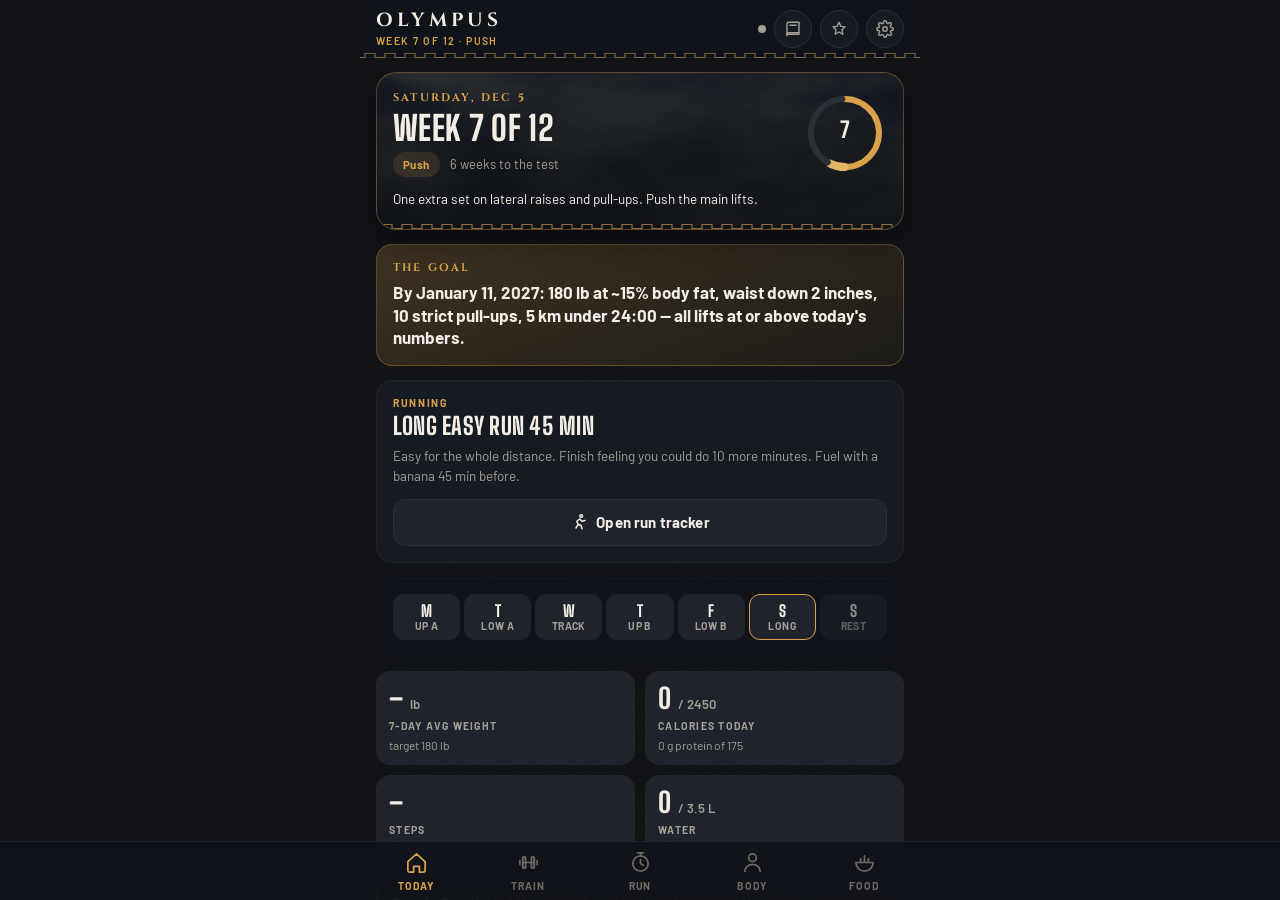
<file: olympus/index.html>
<!doctype html>
<html lang="en">
<head>
<meta charset="utf-8">
<meta name="viewport" content="width=device-width,initial-scale=1,viewport-fit=cover,maximum-scale=1">
<meta name="apple-mobile-web-app-capable" content="yes">
<meta name="mobile-web-app-capable" content="yes">
<meta name="apple-mobile-web-app-status-bar-style" content="black-translucent">
<meta name="apple-mobile-web-app-title" content="Olympus">
<meta name="theme-color" content="#0B0D11">
<link rel="apple-touch-icon" href="icon-180.png">
<link rel="icon" href="icon-180.png">
<link rel="manifest" href="manifest.webmanifest">
<style>:root{padding-top:env(safe-area-inset-top,0px);padding-bottom:env(safe-area-inset-bottom,0px);color-scheme:dark}body{margin:0;font:14px system-ui}img{max-width:100%}[hidden]{display:none!important}</style>
<title>Olympus</title>
<link rel="stylesheet" href="https://fonts.googleapis.com/css2?family=Cinzel:wght@600;700&family=Big+Shoulders+Display:wght@700;800&family=Barlow+Condensed:wght@500;600;700&family=Barlow:wght@400;500;600;700&display=swap">
<style>
/* Layout: a one-screen phone app in a committed dark "marble and bronze" world — ink backgrounds with a faint stone grain, bronze for every action and achievement, laurel green only for "done". Sticky header, scrolling view, fixed five-tab bar, bottom sheets for entry. */
:root{
  --bg:#0B0D11; --bg2:#101319; --surface:#161A21; --surface2:#1E232C; --surface3:#262C36; --fg:#F2EEE6; --fg2:#A39F96; --fg3:#6E6A63; --line:#2A3038; --line2:#20252D;
  --bronze:#D9A24A; --bronze2:#B07A2A; --bronze3:#7A5420; --bronze-soft:rgba(217,162,74,.13); --bronze-fg:#1A1206;
  --accent:#D9A24A; --accent-fg:#1A1206; --accent-soft:rgba(217,162,74,.13);
  --good:#4CC590; --good-soft:rgba(76,197,144,.14); --warn:#E8A43E; --warn-soft:rgba(232,164,62,.14); --bad:#E86060; --bad-soft:rgba(232,96,96,.14);
  --shadow:0 1px 0 rgba(255,255,255,.03) inset, 0 10px 30px rgba(0,0,0,.45);
  --display:'Cinzel','Trajan Pro',Georgia,serif;
  --head:'Big Shoulders Display','Barlow Condensed','Arial Narrow',sans-serif;
  --numeric:'Barlow Condensed','Arial Narrow',sans-serif;
  --body:'Barlow','Helvetica Neue',Arial,sans-serif;
  --r:16px;
  --grain:url("data:image/svg+xml,%3Csvg xmlns='http://www.w3.org/2000/svg' width='220' height='220'%3E%3Cfilter id='n'%3E%3CfeTurbulence type='fractalNoise' baseFrequency='0.85' numOctaves='3' stitchTiles='stitch'/%3E%3CfeColorMatrix values='0 0 0 0 1 0 0 0 0 1 0 0 0 0 1 0 0 0 0.05 0'/%3E%3C/filter%3E%3Crect width='100%25' height='100%25' filter='url(%23n)'/%3E%3C/svg%3E");
  --marble:url("data:image/svg+xml,%3Csvg xmlns='http://www.w3.org/2000/svg' width='600' height='400'%3E%3Cfilter id='m'%3E%3CfeTurbulence type='fractalNoise' baseFrequency='0.006 0.014' numOctaves='4' seed='7'/%3E%3CfeColorMatrix values='0 0 0 0 1 0 0 0 0 0.93 0 0 0 0 0.8 0 0 0 0.22 -0.06'/%3E%3C/filter%3E%3Crect width='100%25' height='100%25' filter='url(%23m)'/%3E%3C/svg%3E");
  --meander:url("data:image/svg+xml,%3Csvg xmlns='http://www.w3.org/2000/svg' width='20' height='6' viewBox='0 0 20 6'%3E%3Cpath d='M0 5.5h5v-4h10v4h5' fill='none' stroke='%23D9A24A' stroke-opacity='.7' stroke-width='1.2'/%3E%3C/svg%3E");
  color-scheme:dark;
}
html,body{height:100%}
body{margin:0;background:var(--bg) var(--grain);color:var(--fg);font-family:var(--body);font-size:15px;line-height:1.45;-webkit-text-size-adjust:100%;overscroll-behavior:none;-webkit-font-smoothing:antialiased}
body::before{content:"";position:fixed;inset:0 0 auto;height:env(safe-area-inset-top,0px);z-index:10;background:var(--bg2)}
*{box-sizing:border-box}
button,input,select,textarea{font:inherit;color:inherit}
button{cursor:pointer;-webkit-tap-highlight-color:transparent}
h1,h2,h3{margin:0;text-wrap:balance;line-height:1.1}
p{margin:0}
a{color:var(--bronze)}
:focus-visible{outline:2px solid var(--bronze);outline-offset:2px}
@media (prefers-reduced-motion:reduce){*{transition:none!important;animation:none!important}}

#app{height:100%;display:flex;flex-direction:column;max-width:560px;margin:0 auto;position:relative}
#topbar{position:sticky;top:env(safe-area-inset-top,0px);z-index:9;background:var(--bg2);border-bottom:1px solid var(--line2);
  padding-block:10px 9px;padding-left:max(16px,env(safe-area-inset-left,0px));padding-right:max(16px,env(safe-area-inset-right,0px));
  display:flex;align-items:center;justify-content:space-between;gap:12px;min-height:56px}
#topbar::after{content:"";position:absolute;left:0;right:0;bottom:-1px;height:6px;background:var(--meander) repeat-x;opacity:.75}
.wordmark{font-family:var(--display);font-weight:700;font-size:19px;letter-spacing:.22em;text-transform:uppercase;color:var(--fg);line-height:1}
.wordmark small{display:block;font:600 10.5px/1.1 var(--body);letter-spacing:.14em;color:var(--bronze);text-transform:uppercase;margin-top:5px}
.topright{display:flex;gap:8px;align-items:center}
.iconbtn{background:var(--surface);border:1px solid var(--line);border-radius:999px;width:38px;height:38px;display:inline-flex;align-items:center;justify-content:center;color:var(--fg2);padding:0}
.iconbtn svg{width:18px;height:18px;stroke:currentColor;fill:none;stroke-width:1.9;stroke-linecap:round;stroke-linejoin:round}

#view{flex:1;overflow-y:auto;-webkit-overflow-scrolling:touch;padding-block:14px 112px;
  padding-left:max(16px,env(safe-area-inset-left,0px));padding-right:max(16px,env(safe-area-inset-right,0px));display:flex;flex-direction:column;gap:14px}
#view>*{min-width:0;flex:none}

#tabs{position:fixed;left:0;right:0;bottom:0;z-index:9;background:rgba(16,19,25,.92);backdrop-filter:blur(14px);-webkit-backdrop-filter:blur(14px);border-top:1px solid var(--line2);display:flex;justify-content:center;
  padding-bottom:env(safe-area-inset-bottom,0px);padding-left:env(safe-area-inset-left,0px);padding-right:env(safe-area-inset-right,0px)}
#tabs .inner{display:flex;width:100%;max-width:560px}
#tabs button{flex:1;background:none;border:0;padding:9px 2px 7px;display:flex;flex-direction:column;align-items:center;gap:4px;color:var(--fg3);font-size:10.5px;font-weight:700;letter-spacing:.08em;text-transform:uppercase;font-family:var(--body)}
#tabs button svg{width:23px;height:23px;stroke:currentColor;fill:none;stroke-width:1.8;stroke-linecap:round;stroke-linejoin:round}
#tabs button[aria-current="page"]{color:var(--bronze)}

/* Surfaces */
.card{background:var(--surface);border:1px solid var(--line2);border-radius:var(--r);padding:16px;box-shadow:0 1px 0 rgba(255,255,255,.025) inset}
.card.flat{background:var(--bg2);border-color:transparent}
.card.accent{background:linear-gradient(160deg,rgba(217,162,74,.16),rgba(217,162,74,.05));border-color:rgba(217,162,74,.25)}
.card.bronze{background:linear-gradient(160deg,rgba(217,162,74,.22),rgba(217,162,74,.06));border-color:rgba(217,162,74,.3)}
.hero{position:relative;overflow:hidden;background:var(--surface) var(--marble);background-size:cover;border:1px solid rgba(217,162,74,.28);border-radius:20px;padding:18px 16px 16px;box-shadow:var(--shadow)}
.hero::before{content:"";position:absolute;inset:0;background:linear-gradient(180deg,rgba(11,13,17,.15),rgba(11,13,17,.75))}
.hero>*{position:relative}
.hero .meander{height:6px;background:var(--meander) repeat-x;opacity:.9;margin:0 -16px -16px;margin-top:14px}
.eyebrow{font:700 10.5px/1.2 var(--body);letter-spacing:.16em;text-transform:uppercase;color:var(--fg2)}
.eyebrow.b{color:var(--bronze)}
.eyebrow.disp{font-family:var(--display);font-size:11px;letter-spacing:.2em;color:var(--bronze)}
.h1{font:800 34px/.95 var(--head);letter-spacing:.01em;text-transform:uppercase}
.h2{font:800 24px/1 var(--head);letter-spacing:.01em;text-transform:uppercase}
.h3{font:700 16px/1.25 var(--body)}
.muted{color:var(--fg2)}
.small{font-size:13px}
.num{font-family:var(--numeric);font-variant-numeric:tabular-nums;font-weight:600}
.big{font:800 46px/1 var(--head);letter-spacing:.01em}
.huge{font:700 66px/1 var(--numeric);font-variant-numeric:tabular-nums;letter-spacing:.01em}
.row{display:flex;align-items:center;gap:10px}
.row.between{justify-content:space-between}
.row.wrap{flex-wrap:wrap}
.stack{display:flex;flex-direction:column;gap:10px}
.stack.tight{gap:6px}
.grid2{display:grid;grid-template-columns:1fr 1fr;gap:10px}
.grid3{display:grid;grid-template-columns:repeat(3,1fr);gap:10px}
.grid4{display:grid;grid-template-columns:repeat(4,1fr);gap:8px}
.tile{background:var(--surface2);border-radius:14px;padding:12px 12px 10px;min-width:0;border:1px solid var(--line2)}
.tile .v{font:800 28px/1 var(--head);letter-spacing:.01em}
.tile .v .u{font:600 13px var(--body);color:var(--fg2);letter-spacing:0;text-transform:none}
.tile .l{font-size:10.5px;color:var(--fg2);text-transform:uppercase;letter-spacing:.12em;margin-top:6px;font-weight:700}
.tile .d{font-size:12px;color:var(--fg2);margin-top:3px}
.btn{display:inline-flex;align-items:center;justify-content:center;gap:8px;border-radius:13px;padding:12px 16px;font-weight:700;border:1px solid var(--line);background:var(--surface2);min-height:46px;text-decoration:none;color:var(--fg);letter-spacing:.01em}
.btn.primary{background:linear-gradient(180deg,#E6B35C,#C98D33);color:var(--bronze-fg);border-color:transparent;box-shadow:0 6px 18px rgba(217,162,74,.25)}
.btn.bronze{background:linear-gradient(180deg,#E6B35C,#C98D33);color:var(--bronze-fg);border-color:transparent}
.btn.ghost{background:transparent;border-color:transparent;color:var(--bronze);padding-inline:8px}
.btn.danger{color:var(--bad);border-color:rgba(232,96,96,.4);background:transparent}
.btn.sm{padding:7px 12px;min-height:36px;font-size:13px;border-radius:10px}
.btn.block{width:100%}
.btn:disabled{opacity:.45;cursor:default}
.btn svg{width:18px;height:18px;stroke:currentColor;fill:none;stroke-width:2;stroke-linecap:round;stroke-linejoin:round}
.pill{display:inline-flex;align-items:center;gap:5px;border-radius:999px;padding:4px 10px;font-size:11.5px;font-weight:700;background:var(--surface2);color:var(--fg2);white-space:nowrap;letter-spacing:.04em}
.pill.accent,.pill.bronze{background:var(--bronze-soft);color:var(--bronze)}
.pill.good{background:var(--good-soft);color:var(--good)}
.pill.warn{background:var(--warn-soft);color:var(--warn)}
.pill.bad{background:var(--bad-soft);color:var(--bad)}
.pill svg{width:13px;height:13px;stroke:currentColor;fill:none;stroke-width:2.4;stroke-linecap:round;stroke-linejoin:round}
.seg{display:flex;background:var(--bg2);border-radius:11px;padding:3px;gap:2px;border:1px solid var(--line2)}
.seg button{flex:1;border:0;background:transparent;border-radius:9px;padding:8px 6px;font-weight:700;font-size:13px;color:var(--fg2);white-space:nowrap}
.seg button[aria-pressed="true"]{background:var(--surface3);color:var(--fg)}
.list{display:flex;flex-direction:column}
.list>.item{display:flex;align-items:center;gap:12px;padding:12px 0;border-top:1px solid var(--line2);min-width:0}
.list>.item:first-child{border-top:0}
.list>.item .grow{flex:1;min-width:0}
.list>.item .t{font-weight:700}
.list>.item .s{font-size:13px;color:var(--fg2)}
.clickable{cursor:pointer}
.field{display:flex;flex-direction:column;gap:5px;min-width:0}
.field label{font-size:11px;font-weight:700;color:var(--fg2);text-transform:uppercase;letter-spacing:.1em}
.input{width:100%;border:1px solid var(--line);background:var(--bg2);border-radius:11px;padding:11px 12px;font-size:16px;min-height:46px;color:var(--fg)}
.input::placeholder{color:var(--fg3)}
.input.num{font:600 22px/1 var(--numeric);text-align:center;padding:8px 6px;font-variant-numeric:tabular-nums}
textarea.input{min-height:84px;resize:vertical;line-height:1.4}
select.input{appearance:none;-webkit-appearance:none;background-image:url("data:image/svg+xml,%3Csvg xmlns='http://www.w3.org/2000/svg' width='12' height='8' viewBox='0 0 12 8'%3E%3Cpath d='M1 1l5 5 5-5' fill='none' stroke='%23A39F96' stroke-width='1.8'/%3E%3C/svg%3E");background-repeat:no-repeat;background-position:right 12px center;padding-right:30px}
.chk{width:22px;height:22px;accent-color:var(--bronze);flex:none}
hr.sep{border:0;border-top:1px solid var(--line2);margin:4px 0}
.bar{height:8px;background:var(--bg2);border-radius:999px;overflow:hidden}
.bar>i{display:block;height:100%;background:var(--bronze);border-radius:999px;transition:width .3s}
.bar.good>i{background:var(--good)}
.note{font-size:13.5px;color:var(--fg2);line-height:1.5}
.callout{border-left:3px solid var(--bronze);padding:10px 14px;background:var(--bronze-soft);border-radius:0 12px 12px 0;font-size:14px;line-height:1.5}
.callout.blue{border-color:var(--fg2);background:var(--surface2)}
.empty{text-align:center;color:var(--fg2);padding:24px 10px;font-size:14px}
.empty b{display:block;color:var(--fg);margin-bottom:4px;font-family:var(--head);font-size:20px;text-transform:uppercase;letter-spacing:.02em}
.divider{display:flex;align-items:center;gap:10px;color:var(--bronze);font:700 11px var(--display);letter-spacing:.22em;text-transform:uppercase;margin:4px 0 -4px}
.divider::before,.divider::after{content:"";flex:1;height:6px;background:var(--meander) repeat-x;opacity:.55}

/* Laurel progress ring */
.laurel{display:flex;align-items:center;gap:14px}
.laurel svg{width:84px;height:84px;flex:none}
.laurel .lv{font:800 30px/1 var(--head)}
.laurel .ll{font-size:11px;text-transform:uppercase;letter-spacing:.12em;color:var(--fg2);font-weight:700}

/* Demo animation card */
.demo{background:var(--bg2) var(--grain);border:1px solid var(--line2);border-radius:14px;overflow:hidden;position:relative;cursor:pointer}
.demo svg,.demo canvas.gl3d{width:100%;height:auto;display:block;aspect-ratio:240/200;max-width:100%}
.demo.large svg,.demo.large canvas.gl3d{aspect-ratio:240/200;max-height:320px;margin:0 auto}
.demo .demo-cap{display:flex;justify-content:space-between;align-items:center;padding:6px 10px 8px;gap:8px}
.demo.paused::after{content:"paused";position:absolute;top:8px;right:10px;font:700 10px var(--body);letter-spacing:.14em;text-transform:uppercase;color:var(--fg2)}
.demo .limb{stroke:#D9A24A;stroke-linecap:round;fill:none}.demo .limb.far{stroke:#7A5A2C}.demo .limb.torso{stroke:#E4B467}
.demo .torso-f{fill:#D9A24A}.demo .head{fill:#E4B467}.demo .joint{fill:#2A1F10}
.demo .iron{stroke:#C8CDD6;stroke-linecap:round}.demo .plate{fill:#3A4049;stroke:#C8CDD6;stroke-width:1.5}.demo .plate-in{fill:#C8CDD6}
.demo .cable{stroke:#9AA3B0;stroke-dasharray:3 3}.demo .pulley{fill:#5B6472}.demo .pad{stroke:#3B4350;fill:#3B4350;stroke-linecap:round}.demo .floor{stroke:#2B333E;stroke-width:2}
.demo-row{display:grid;grid-template-columns:140px 1fr;gap:12px;align-items:center}
.exrow{display:grid;grid-template-columns:96px 1fr auto;gap:12px;align-items:center}
.exrow .why-s{grid-column:1/-1;font-size:13.5px;line-height:1.45;color:var(--fg2)}
@media (max-width:380px){.demo-row{grid-template-columns:1fr}}

/* Coaching blocks */
.coach{border:1px solid var(--line2);border-radius:14px;overflow:hidden;background:var(--bg2)}
.coach summary{list-style:none;cursor:pointer;padding:10px 12px;display:flex;align-items:center;justify-content:space-between;gap:8px;font-weight:700;font-size:13px;color:var(--bronze);letter-spacing:.04em;text-transform:uppercase;flex-wrap:wrap}
.coach summary .pill{text-transform:none;letter-spacing:0;margin-right:auto}
.coach summary::-webkit-details-marker{display:none}
.coach summary::after{content:"+";font:700 18px var(--head);color:var(--fg2)}
.coach[open] summary::after{content:"–"}
.coach .body{padding:0 12px 12px;display:flex;flex-direction:column;gap:10px}
.k{font:700 10.5px var(--body);letter-spacing:.14em;text-transform:uppercase;color:var(--fg2);margin-bottom:3px}
.cue{display:flex;gap:9px;font-size:14px;line-height:1.45}
.cue::before{content:"";width:7px;height:7px;border-radius:99px;background:var(--bronze);flex:none;margin-top:7px}
.cue.bad::before{background:var(--bad)}
.cue.good::before{background:var(--good)}
.why{font-size:14px;line-height:1.5;color:var(--fg);border-left:2px solid var(--bronze);padding-left:10px}
.chips{display:flex;flex-wrap:wrap;gap:6px}
.chips button,.chips span{border:1px solid var(--line);background:var(--surface);border-radius:999px;padding:6px 11px;font-size:12.5px;font-weight:600}
.chips button[aria-pressed="true"]{background:var(--bronze);color:var(--bronze-fg);border-color:transparent}
.steps{display:flex;flex-direction:column;gap:0}
.steps .st{display:grid;grid-template-columns:28px 1fr;gap:10px;padding:8px 0;border-top:1px solid var(--line2);align-items:start}
.steps .st:first-child{border-top:0}
.steps .st b{font:800 18px/1.2 var(--head);color:var(--bronze)}
.steps .st div{font-size:14px;line-height:1.45}
.steps .st small{display:block;color:var(--fg2);font-size:12.5px}
.target{display:inline-flex;flex-direction:column;align-items:flex-start;background:var(--surface2);border-radius:12px;padding:8px 12px;min-width:0}
.target .tv{font:700 22px/1 var(--numeric);font-variant-numeric:tabular-nums}
.target .tl{font-size:10.5px;color:var(--fg2);letter-spacing:.1em;text-transform:uppercase;font-weight:700;margin-top:3px}

/* Set logger */
.ex{border-top:1px solid var(--line2);padding:14px 0}
.ex:first-child{border-top:0;padding-top:0}
.ex .hd{display:flex;align-items:flex-start;gap:10px}
.ex .hd .grow{flex:1;min-width:0}
.ex .name{font:800 21px/1.05 var(--head);text-transform:uppercase;letter-spacing:.01em}
.ex .rx{font-size:13px;color:var(--fg2);margin-top:4px}
.ex .last{font-size:12.5px;color:var(--fg2);margin-top:4px;font-variant-numeric:tabular-nums}
.sets{display:flex;flex-direction:column;gap:6px;margin-top:10px}
.sethead,.setrow{display:grid;grid-template-columns:36px 1fr 1fr 50px;gap:8px;align-items:center}
.sethead{font-size:10.5px;color:var(--fg2);text-transform:uppercase;letter-spacing:.1em;text-align:center;font-weight:700}
.setrow .n{text-align:center;font:800 16px var(--head);color:var(--fg2)}
.setrow .input.num{min-height:44px;font-size:21px}
.setrow .ok{height:44px;border-radius:11px;border:1px solid var(--line);background:var(--surface2);display:flex;align-items:center;justify-content:center;padding:0}
.setrow .ok svg{width:20px;height:20px;stroke:var(--fg2);fill:none;stroke-width:2.4;stroke-linecap:round;stroke-linejoin:round}
.setrow.done .input.num{background:var(--good-soft);border-color:rgba(76,197,144,.35)}
.setrow.done .ok{background:var(--good);border-color:transparent}
.setrow.done .ok svg{stroke:#06271A}
.setrow.pr .n{color:var(--bronze)}
.ex .tools{display:flex;gap:8px;margin-top:10px;flex-wrap:wrap}
#restbar{position:fixed;left:0;right:0;bottom:calc(60px + env(safe-area-inset-bottom,0px));z-index:11;display:flex;justify-content:center;pointer-events:none;
  padding-left:max(12px,env(safe-area-inset-left,0px));padding-right:max(12px,env(safe-area-inset-right,0px))}
#restbar .inner{pointer-events:auto;width:100%;max-width:536px;background:#F2EEE6;color:#14110C;border-radius:16px;padding:10px 12px;display:flex;align-items:center;gap:12px;box-shadow:0 12px 30px rgba(0,0,0,.5)}
#restbar .time{font:700 32px/1 var(--numeric);font-variant-numeric:tabular-nums;min-width:76px}
#restbar .lab{font-size:12px;opacity:.7}
#restbar .btn{background:transparent;color:inherit;border-color:rgba(20,17,12,.3)}
#restbar .prog{flex:1;height:6px;background:rgba(20,17,12,.12);border-radius:99px;overflow:hidden}
#restbar .prog>i{display:block;height:100%;background:var(--bronze2);border-radius:99px}

/* Stopwatch */
.clock{text-align:center;padding:12px 0 4px}
.clock .huge{font-size:76px}
.clock .sub{display:flex;justify-content:center;gap:18px;margin-top:10px;color:var(--fg2);font-size:12px;text-transform:uppercase;letter-spacing:.08em;font-weight:700;flex-wrap:wrap}
.clock .sub b{color:var(--fg);font:700 20px var(--numeric);font-variant-numeric:tabular-nums;letter-spacing:0;text-transform:none}
.lapbtn{width:100%;border:0;border-radius:18px;padding:22px;font:800 28px/1 var(--head);letter-spacing:.08em;text-transform:uppercase;background:linear-gradient(180deg,#E6B35C,#C98D33);color:var(--bronze-fg);min-height:88px;box-shadow:0 10px 28px rgba(217,162,74,.25)}
.lapbtn.stop{background:var(--bad);color:#fff;box-shadow:none}
.lapbtn.go{background:linear-gradient(180deg,#5AD39E,#2FA878);color:#06271A;box-shadow:0 10px 28px rgba(76,197,144,.2)}
.lapbtn:disabled{opacity:.5}
table.splits{width:100%;border-collapse:collapse;font-variant-numeric:tabular-nums}
table.splits th{font-size:10.5px;color:var(--fg2);text-transform:uppercase;letter-spacing:.1em;text-align:right;padding:6px 4px;border-bottom:1px solid var(--line)}
table.splits th:first-child,table.splits td:first-child{text-align:left}
table.splits td{text-align:right;padding:7px 4px;border-bottom:1px solid var(--line2);font-family:var(--numeric);font-size:17px}
table.splits tr.best td{color:var(--bronze)}

/* Rings & charts */
.rings{display:grid;grid-template-columns:repeat(4,1fr);gap:6px}
.ring{text-align:center}
.ring svg{width:100%;max-width:76px;height:auto;display:block;margin:0 auto}
.ring .v{font:700 12px/1 var(--numeric);font-variant-numeric:tabular-nums;margin-top:4px;color:var(--fg2)}
.ring .l{font-size:10.5px;color:var(--fg2);text-transform:uppercase;letter-spacing:.1em;font-weight:700}
.chart{width:100%;height:auto;display:block;overflow:visible}
.chart text{font-family:var(--body);font-size:11px;fill:var(--fg2)}
.chart .grid{stroke:var(--line2);stroke-width:1}
.chart .line{fill:none;stroke:var(--bronze);stroke-width:2.4;stroke-linejoin:round;stroke-linecap:round}
.chart .line.bronze{stroke:var(--bronze)}
.chart .dot{fill:var(--bronze)}
.chart .dot.faint{fill:var(--fg2);opacity:.5}
.chart .target{stroke:var(--good);stroke-dasharray:4 4;stroke-width:1.5}
.chart .bar{fill:var(--bronze);opacity:.9}
.chart .bar.over{fill:var(--warn)}

/* Sheet & toast */
#sheet{position:fixed;inset:0;z-index:20;background:rgba(5,7,10,.66);display:flex;align-items:flex-end;justify-content:center}
#sheet .panel{background:var(--surface);width:100%;max-width:560px;max-height:88%;overflow-y:auto;border-radius:20px 20px 0 0;border-top:1px solid rgba(217,162,74,.3);padding-block:12px calc(18px + env(safe-area-inset-bottom,0px));
  padding-left:max(16px,env(safe-area-inset-left,0px));padding-right:max(16px,env(safe-area-inset-right,0px));display:flex;flex-direction:column;gap:12px;animation:up .22s ease-out}
@keyframes up{from{transform:translateY(30px);opacity:.5}to{transform:none;opacity:1}}
#sheet .handle{width:40px;height:4px;border-radius:99px;background:var(--line);margin:0 auto}
#toast{position:fixed;left:50%;transform:translateX(-50%);bottom:calc(146px + env(safe-area-inset-bottom,0px));z-index:30;background:#F2EEE6;color:#14110C;padding:10px 16px;border-radius:12px;font-weight:700;font-size:14px;opacity:0;transition:opacity .2s;pointer-events:none;max-width:90%;text-align:center}
#toast.show{opacity:1}
.thumb{width:52px;height:52px;border-radius:10px;object-fit:cover;background:var(--surface2);flex:none}
.photo-grid{display:grid;grid-template-columns:repeat(3,1fr);gap:8px}
.photo-grid img{width:100%;aspect-ratio:3/4;object-fit:cover;border-radius:10px;background:var(--surface2);max-width:100%}
.photo-grid .ph{aspect-ratio:3/4;border-radius:10px;border:1px dashed var(--line);display:flex;align-items:center;justify-content:center;color:var(--fg2);font-size:12px;text-align:center;padding:6px;cursor:pointer}
.weekrow{display:grid;grid-template-columns:repeat(7,1fr);gap:4px}
.weekrow .d{text-align:center;border-radius:11px;padding:7px 2px;background:var(--surface2);font-size:10.5px;color:var(--fg2);line-height:1.2;border:1px solid transparent;text-transform:uppercase;letter-spacing:.04em;font-weight:700}
.weekrow .d b{display:block;font:800 16px/1.1 var(--head);color:var(--fg)}
.weekrow .d.today{border-color:var(--bronze)}
.weekrow .d.done{background:var(--good-soft);color:var(--good)}
.weekrow .d.done b{color:var(--good)}
.weekrow .d.rest{opacity:.55}
.chat{display:flex;flex-direction:column;gap:8px}
.msg{padding:10px 12px;border-radius:12px;max-width:92%;font-size:14px;line-height:1.45;white-space:pre-wrap}
.msg.me{align-self:flex-end;background:var(--bronze-soft);color:var(--fg)}
.msg.ai{align-self:flex-start;background:var(--surface2)}
.spin{display:inline-block;width:16px;height:16px;border:2px solid var(--line);border-top-color:var(--bronze);border-radius:99px;animation:sp .8s linear infinite}
@keyframes sp{to{transform:rotate(360deg)}}
.link{color:var(--bronze);text-decoration:none;font-weight:700}
.dayhead{display:flex;align-items:center;justify-content:space-between;gap:8px}
.dayhead .nav{display:flex;gap:6px}
.lesson{padding:14px 0;border-top:1px solid var(--line2)}
.lesson:first-child{border-top:0;padding-top:0}
.lesson .lt{font:800 20px/1.05 var(--head);text-transform:uppercase}
.lesson .ls{color:var(--fg2);font-size:13px;margin-top:2px}
.lesson p{font-size:14px;line-height:1.55;margin-top:8px}
.vid{display:flex;align-items:center;gap:12px;background:var(--surface2);border:1px solid var(--line2);border-radius:12px;padding:10px 12px;text-decoration:none;color:var(--fg)}
.vid .play{width:36px;height:36px;border-radius:99px;background:var(--bronze);display:flex;align-items:center;justify-content:center;flex:none}
.vid .play svg{width:16px;height:16px;fill:var(--bronze-fg);stroke:none;margin-left:2px}
.vid .vt{font-weight:700;font-size:13.5px;line-height:1.3}
.vid .vs{font-size:12px;color:var(--fg2);margin-top:2px}
</style>
</head>
<body>
<div id="app">
  <header id="topbar">
    <div class="wordmark">Olympus<small id="tb-sub">12-week cut</small></div>
    <div class="topright" id="tb-right"></div>
  </header>
  <main id="view" aria-live="polite"></main>
  <div id="restbar" hidden></div>
  <nav id="tabs" aria-label="Sections"><div class="inner">
    <button data-tab="today" id="tab-today"><svg viewBox="0 0 24 24"><path d="M3 11l9-8 9 8v9a2 2 0 0 1-2 2h-4v-6H9v6H5a2 2 0 0 1-2-2z"/></svg>Today</button>
    <button data-tab="train" id="tab-train"><svg viewBox="0 0 24 24"><path d="M6 8v8M18 8v8M3 10v4M21 10v4M6 12h12M8 7h0M8 17h0"/><rect x="6" y="6" width="3" height="12" rx="1"/><rect x="15" y="6" width="3" height="12" rx="1"/></svg>Train</button>
    <button data-tab="run" id="tab-run"><svg viewBox="0 0 24 24"><circle cx="12" cy="13" r="8"/><path d="M12 9v4l3 2M9 2h6M12 2v3"/></svg>Run</button>
    <button data-tab="body" id="tab-body"><svg viewBox="0 0 24 24"><path d="M12 3a4 4 0 1 0 0 8 4 4 0 0 0 0-8zM4 21c0-4 3.6-7 8-7s8 3 8 7"/></svg>Body</button>
    <button data-tab="food" id="tab-food"><svg viewBox="0 0 24 24"><path d="M3 12h18a9 9 0 0 1-18 0zM8 12V8M12 12V5M16 12V8"/></svg>Food</button>
  </div></nav>
  <div id="sheet" hidden><div class="panel" id="sheet-panel"></div></div>
  <div id="toast" role="status"></div>
</div>
<script>window.OLYMPUS_STANDALONE=true;</script>
<script src="three.min.js"></script>
<script src="app.js"></script>
<script>if("serviceWorker" in navigator){window.addEventListener("load",function(){navigator.serviceWorker.register("sw.js").catch(function(){});});}</script>
</body>
</html>
</file>
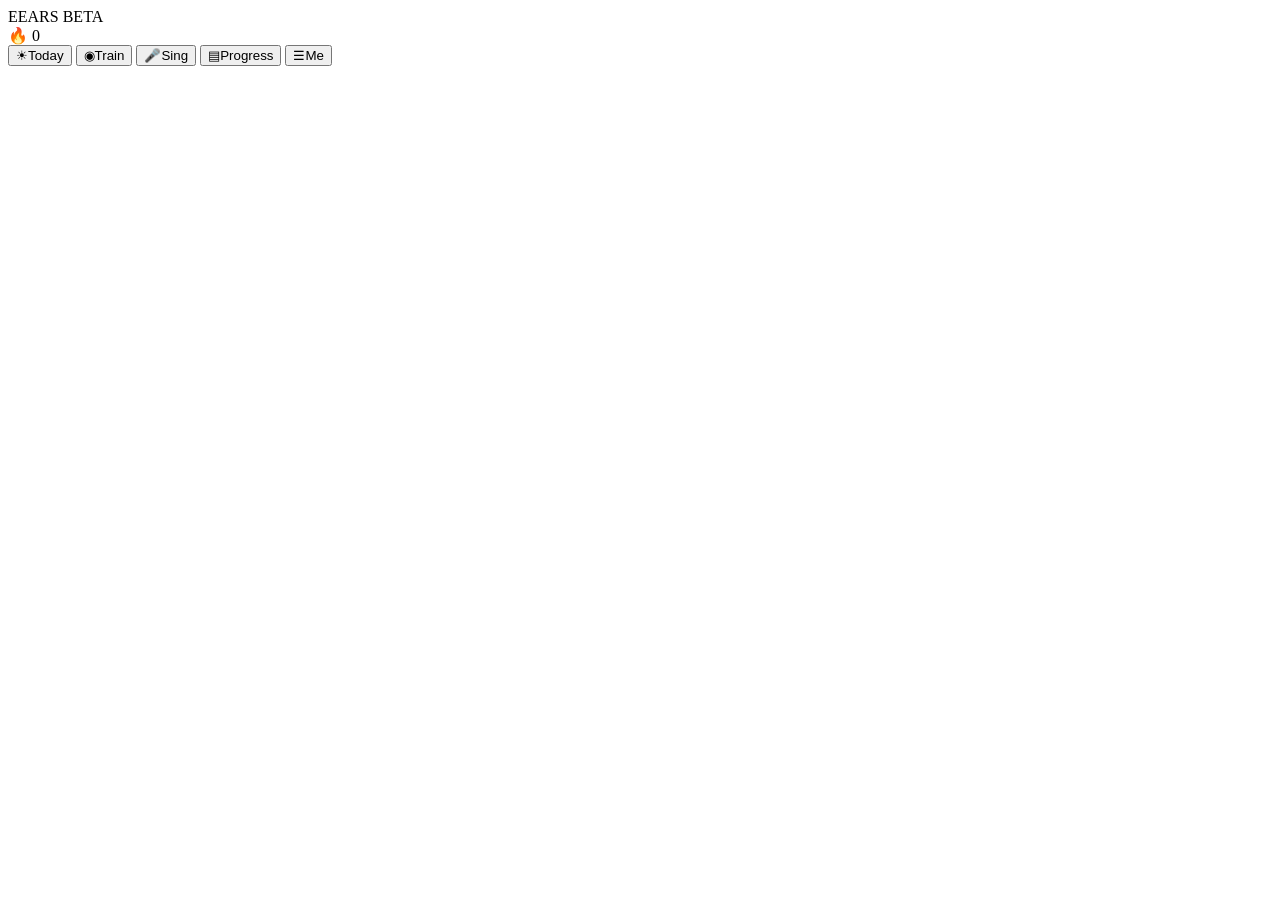
<file: ears/src/index.template.html>
<!DOCTYPE html>
<html lang="en">
<head>
<meta charset="utf-8">
<meta name="viewport" content="width=device-width, initial-scale=1, viewport-fit=cover, maximum-scale=1">
<meta name="theme-color" content="#0c0e13">
<meta name="apple-mobile-web-app-capable" content="yes">
<meta name="mobile-web-app-capable" content="yes">
<meta name="apple-mobile-web-app-status-bar-style" content="black-translucent">
<meta name="apple-mobile-web-app-title" content="EARS">
<meta name="description" content="EARS — ear training for elite musicians. Intervals, scale degrees, dictation, chords, modes, Roman-numeral harmony, rhythm and singing, with spaced repetition and a real grand piano.">
<link rel="manifest" href="./manifest.webmanifest">
<link rel="apple-touch-icon" href="./icons/apple-touch-icon.png">
<link rel="icon" type="image/png" sizes="192x192" href="./icons/icon-192.png">
<title>EARS — Ear Training</title>
<style>
/*__CSS__*/
</style>
</head>
<body>
<div id="app">
  <header class="top">
    <div class="brand"><span class="logo">E</span>EARS <span class="tag">BETA</span></div>
    <div class="row"><span class="pill" id="streak">🔥 0</span></div>
  </header>
  <main id="view"></main>
  <nav class="tabs">
    <button data-tab="today"><span class="ic">☀︎</span>Today</button>
    <button data-tab="train"><span class="ic">◉</span>Train</button>
    <button data-tab="sing"><span class="ic">🎤</span>Sing</button>
    <button data-tab="progress"><span class="ic">▤</span>Progress</button>
    <button data-tab="me"><span class="ic">☰</span>Me</button>
  </nav>
</div>
<script>window.EARS_PIANO_BASE = '__PIANO_BASE__';</script>
<script>
/*__JS__*/
</script>
</body>
</html>
</file>
